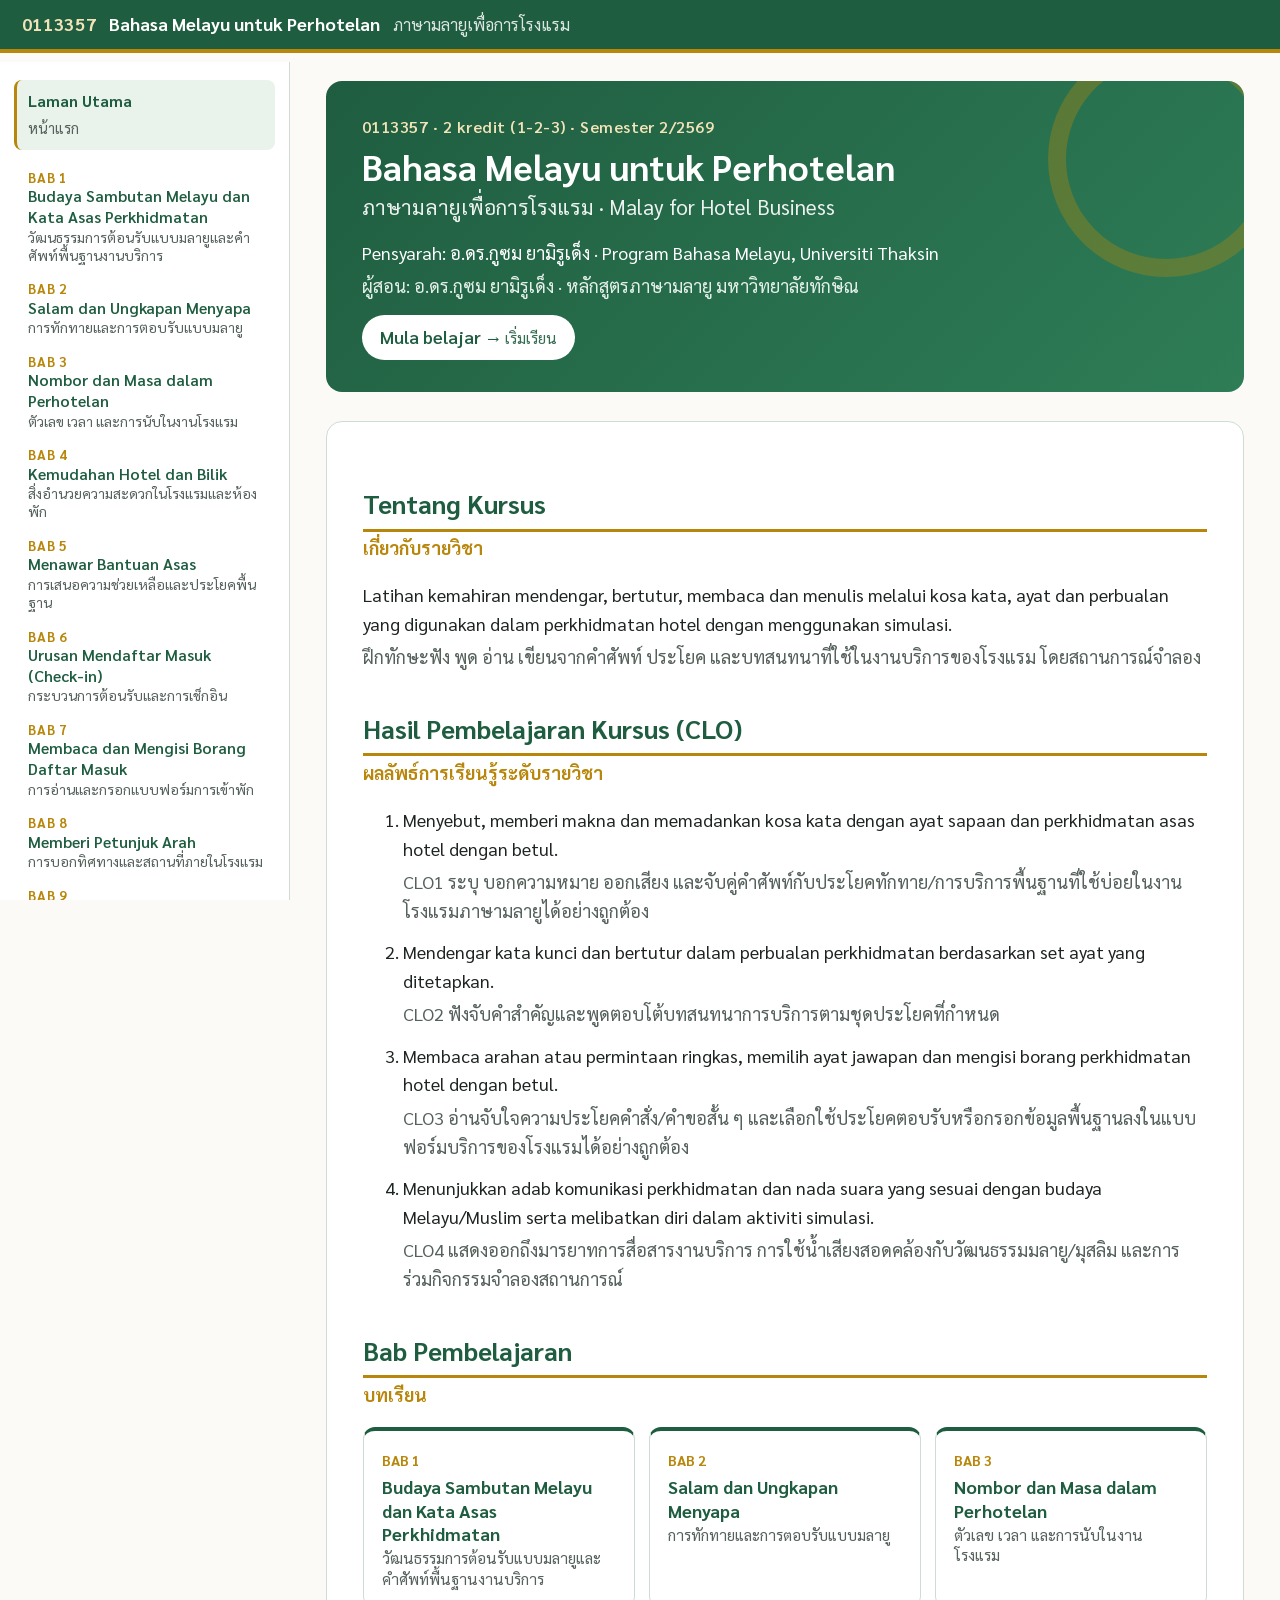
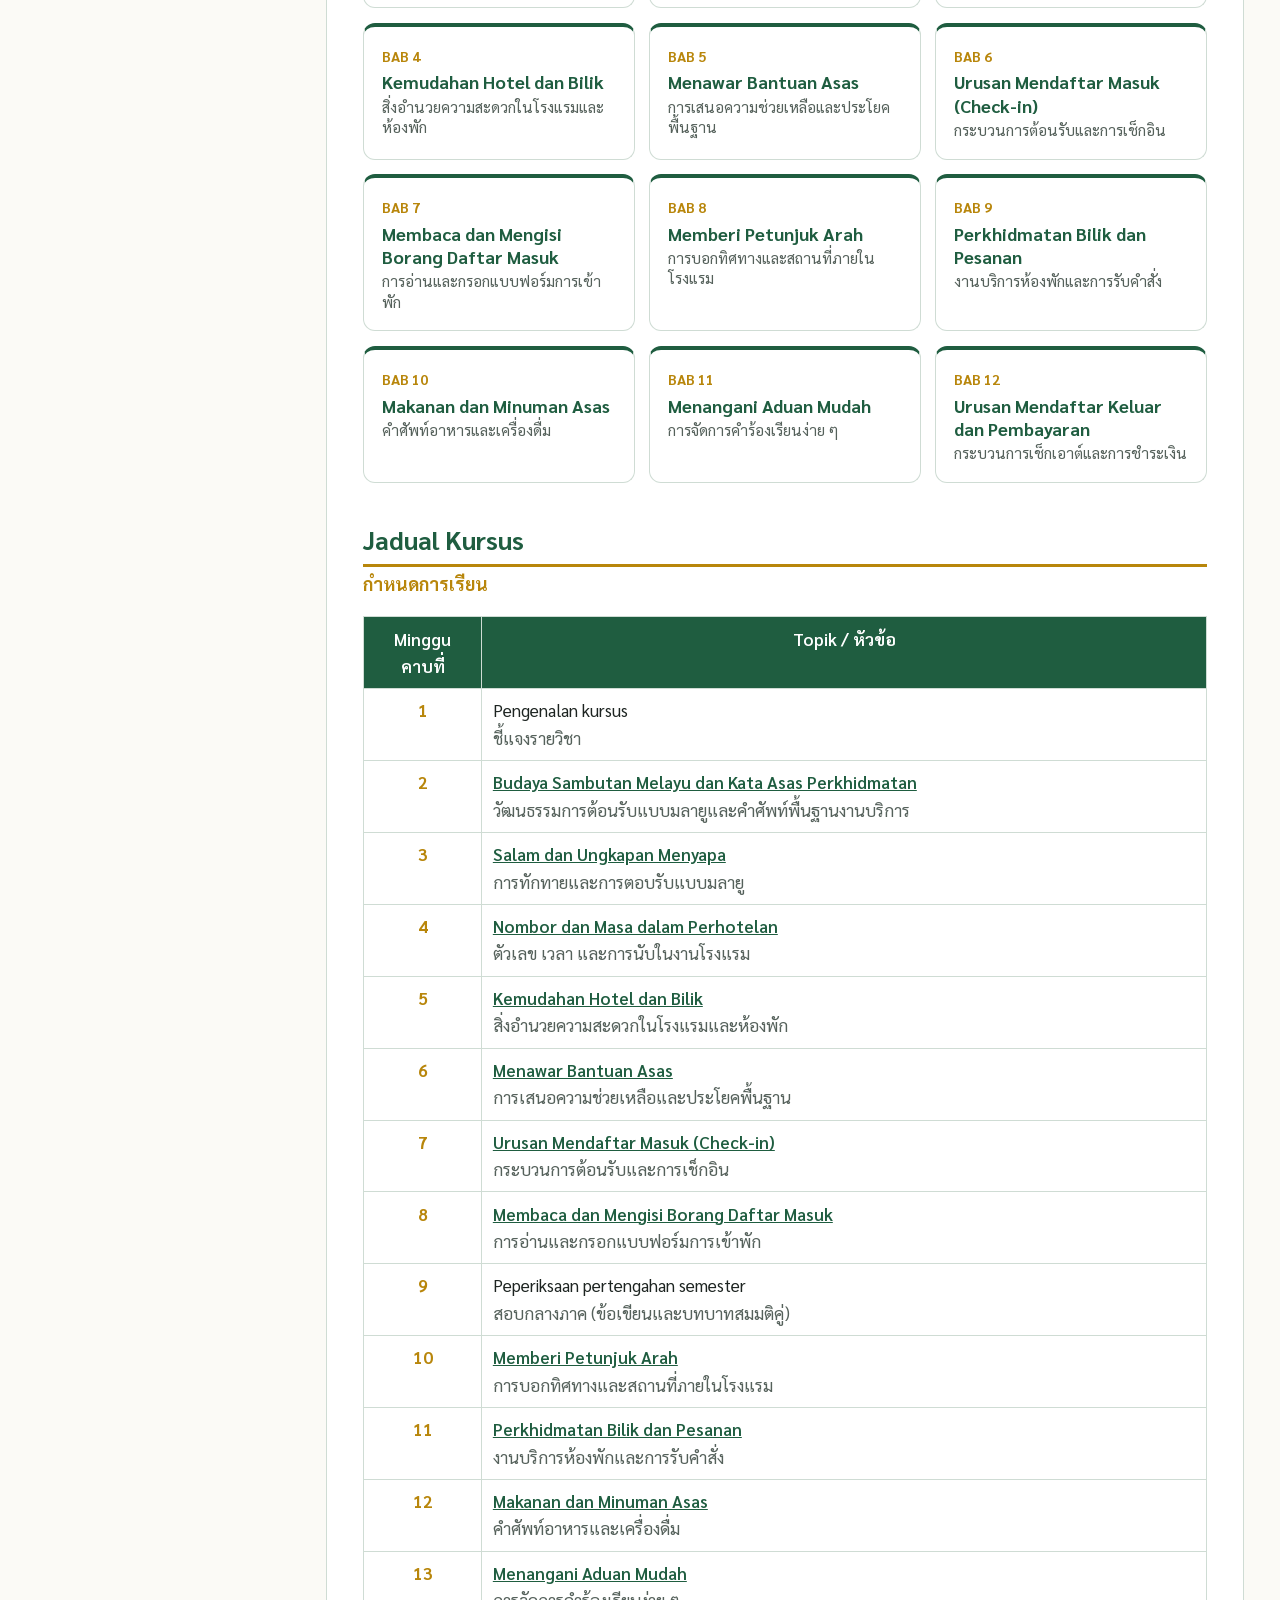
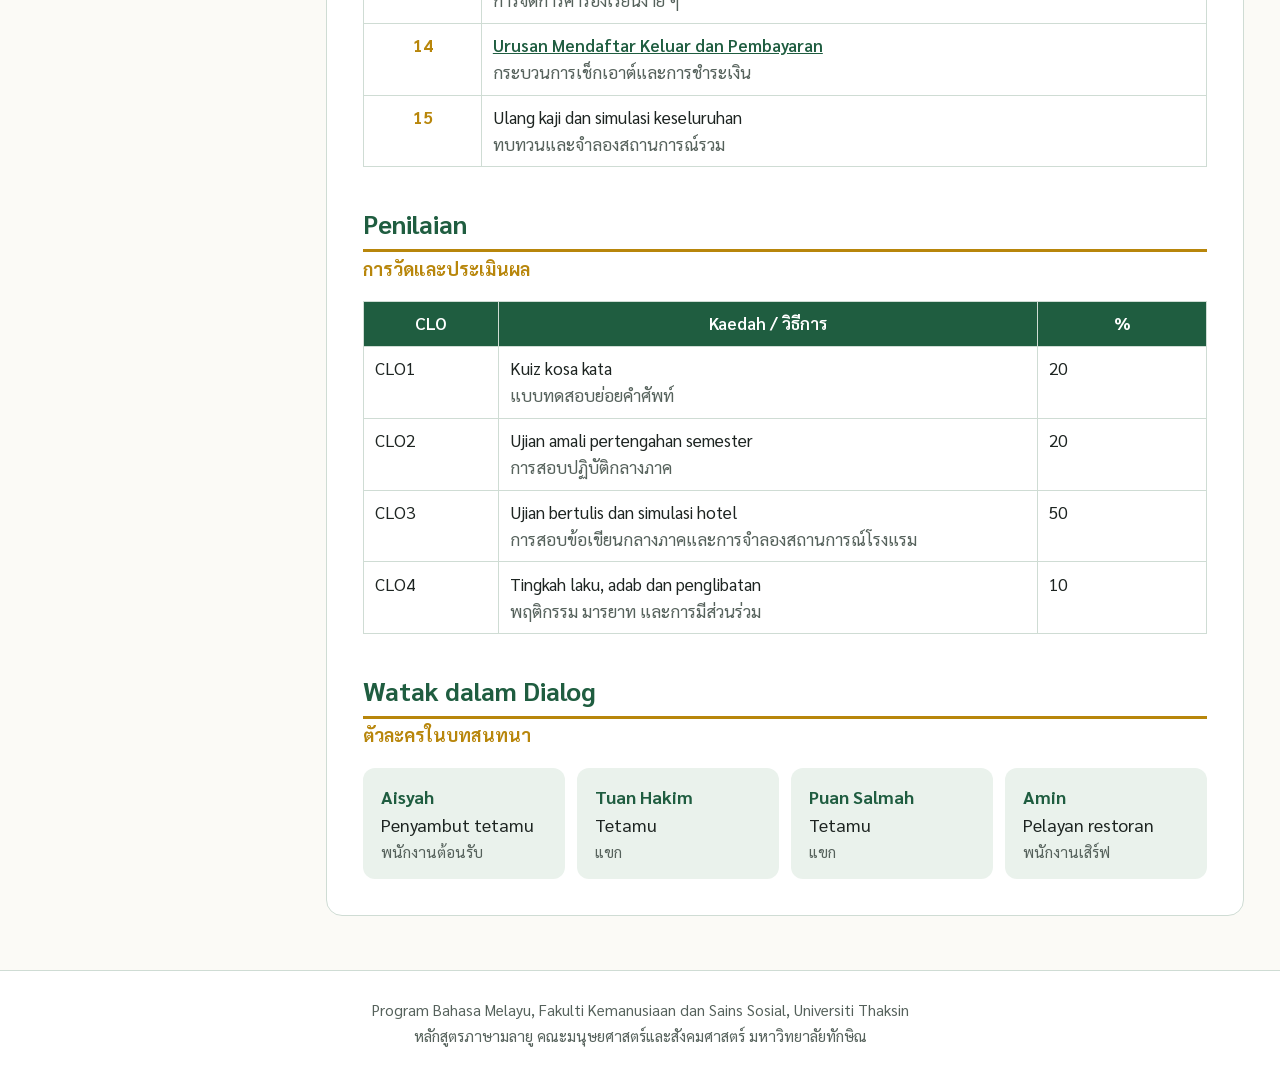
<file: index.html>
<!DOCTYPE html>
<html lang="ms">
<head>
<meta charset="utf-8">
<meta name="viewport" content="width=device-width, initial-scale=1">
<title>0113357 Bahasa Melayu untuk Perhotelan</title>
<link rel="preconnect" href="https://fonts.googleapis.com">
<link rel="preconnect" href="https://fonts.gstatic.com" crossorigin>
<link href="https://fonts.googleapis.com/css2?family=Sarabun:wght@400;600;700&display=swap" rel="stylesheet">
<link rel="stylesheet" href="assets/style.css">
</head>
<body>
<header class="top">
  <button class="menu-btn" aria-label="Menu" onclick="document.body.classList.toggle('nav-open')">☰</button>
  <a class="brand" href="index.html"><span class="code">0113357</span><span class="t-ms">Bahasa Melayu untuk Perhotelan</span><span class="t-th">ภาษามลายูเพื่อการโรงแรม</span></a>
</header>
<div class="layout">
<nav class="side">
  <a class="home active" href="index.html"><span class="ms">Laman Utama</span><span class="th">หน้าแรก</span></a>
  <ol><li><a href="bab-01.html"><span class="num">Bab 1</span><span class="ms">Budaya Sambutan Melayu dan Kata Asas Perkhidmatan</span><span class="th">วัฒนธรรมการต้อนรับแบบมลายูและคำศัพท์พื้นฐานงานบริการ</span></a></li><li><a href="bab-02.html"><span class="num">Bab 2</span><span class="ms">Salam dan Ungkapan Menyapa</span><span class="th">การทักทายและการตอบรับแบบมลายู</span></a></li><li><a href="bab-03.html"><span class="num">Bab 3</span><span class="ms">Nombor dan Masa dalam Perhotelan</span><span class="th">ตัวเลข เวลา และการนับในงานโรงแรม</span></a></li><li><a href="bab-04.html"><span class="num">Bab 4</span><span class="ms">Kemudahan Hotel dan Bilik</span><span class="th">สิ่งอำนวยความสะดวกในโรงแรมและห้องพัก</span></a></li><li><a href="bab-05.html"><span class="num">Bab 5</span><span class="ms">Menawar Bantuan Asas</span><span class="th">การเสนอความช่วยเหลือและประโยคพื้นฐาน</span></a></li><li><a href="bab-06.html"><span class="num">Bab 6</span><span class="ms">Urusan Mendaftar Masuk (Check-in)</span><span class="th">กระบวนการต้อนรับและการเช็กอิน</span></a></li><li><a href="bab-07.html"><span class="num">Bab 7</span><span class="ms">Membaca dan Mengisi Borang Daftar Masuk</span><span class="th">การอ่านและกรอกแบบฟอร์มการเข้าพัก</span></a></li><li><a href="bab-08.html"><span class="num">Bab 8</span><span class="ms">Memberi Petunjuk Arah</span><span class="th">การบอกทิศทางและสถานที่ภายในโรงแรม</span></a></li><li><a href="bab-09.html"><span class="num">Bab 9</span><span class="ms">Perkhidmatan Bilik dan Pesanan</span><span class="th">งานบริการห้องพักและการรับคำสั่ง</span></a></li><li><a href="bab-10.html"><span class="num">Bab 10</span><span class="ms">Makanan dan Minuman Asas</span><span class="th">คำศัพท์อาหารและเครื่องดื่ม</span></a></li><li><a href="bab-11.html"><span class="num">Bab 11</span><span class="ms">Menangani Aduan Mudah</span><span class="th">การจัดการคำร้องเรียนง่าย ๆ</span></a></li><li><a href="bab-12.html"><span class="num">Bab 12</span><span class="ms">Urusan Mendaftar Keluar dan Pembayaran</span><span class="th">กระบวนการเช็กเอาต์และการชำระเงิน</span></a></li></ol>
</nav>
<main>

<section class="hero">
  <div class="kicker">0113357 · 2 kredit (1-2-3) · Semester 2/2569</div>
  <h1>Bahasa Melayu untuk Perhotelan</h1>
  <p class="sub">ภาษามลายูเพื่อการโรงแรม · Malay for Hotel Business</p>
  <p>Pensyarah: อ.ดร.กูซม ยามิรูเด็ง · Program Bahasa Melayu, Universiti Thaksin</p>
  <p class="tr">ผู้สอน: อ.ดร.กูซม ยามิรูเด็ง · หลักสูตรภาษามลายู มหาวิทยาลัยทักษิณ</p>
  <a class="btn light" href="bab-01.html">Mula belajar → <span class="th">เริ่มเรียน</span></a>
</section>
<article class="chap">
<h2 class="sec">Tentang Kursus</h2><p class="c-gold"><strong>เกี่ยวกับรายวิชา</strong></p>
<p>Latihan kemahiran mendengar, bertutur, membaca dan menulis melalui kosa kata, ayat dan perbualan yang digunakan dalam perkhidmatan hotel dengan menggunakan simulasi.</p>
<p class="tr">ฝึกทักษะฟัง พูด อ่าน เขียนจากคำศัพท์ ประโยค และบทสนทนาที่ใช้ในงานบริการของโรงแรม โดยสถานการณ์จำลอง</p>

<h2 class="sec">Hasil Pembelajaran Kursus (CLO)</h2><p class="c-gold"><strong>ผลลัพธ์การเรียนรู้ระดับรายวิชา</strong></p>
<ol class="clo">
<li><p>Menyebut, memberi makna dan memadankan kosa kata dengan ayat sapaan dan perkhidmatan asas hotel dengan betul.</p><p class="tr">CLO1 ระบุ บอกความหมาย ออกเสียง และจับคู่คำศัพท์กับประโยคทักทาย/การบริการพื้นฐานที่ใช้บ่อยในงานโรงแรมภาษามลายูได้อย่างถูกต้อง</p></li>
<li><p>Mendengar kata kunci dan bertutur dalam perbualan perkhidmatan berdasarkan set ayat yang ditetapkan.</p><p class="tr">CLO2 ฟังจับคำสำคัญและพูดตอบโต้บทสนทนาการบริการตามชุดประโยคที่กำหนด</p></li>
<li><p>Membaca arahan atau permintaan ringkas, memilih ayat jawapan dan mengisi borang perkhidmatan hotel dengan betul.</p><p class="tr">CLO3 อ่านจับใจความประโยคคำสั่ง/คำขอสั้น ๆ และเลือกใช้ประโยคตอบรับหรือกรอกข้อมูลพื้นฐานลงในแบบฟอร์มบริการของโรงแรมได้อย่างถูกต้อง</p></li>
<li><p>Menunjukkan adab komunikasi perkhidmatan dan nada suara yang sesuai dengan budaya Melayu/Muslim serta melibatkan diri dalam aktiviti simulasi.</p><p class="tr">CLO4 แสดงออกถึงมารยาทการสื่อสารงานบริการ การใช้น้ำเสียงสอดคล้องกับวัฒนธรรมมลายู/มุสลิม และการร่วมกิจกรรมจำลองสถานการณ์</p></li>
</ol>

<h2 class="sec">Bab Pembelajaran</h2><p class="c-gold"><strong>บทเรียน</strong></p>
<div class="cards"><a class="card" href="bab-01.html"><span class="num">Bab 1</span><span class="ms">Budaya Sambutan Melayu dan Kata Asas Perkhidmatan</span><span class="th">วัฒนธรรมการต้อนรับแบบมลายูและคำศัพท์พื้นฐานงานบริการ</span></a><a class="card" href="bab-02.html"><span class="num">Bab 2</span><span class="ms">Salam dan Ungkapan Menyapa</span><span class="th">การทักทายและการตอบรับแบบมลายู</span></a><a class="card" href="bab-03.html"><span class="num">Bab 3</span><span class="ms">Nombor dan Masa dalam Perhotelan</span><span class="th">ตัวเลข เวลา และการนับในงานโรงแรม</span></a><a class="card" href="bab-04.html"><span class="num">Bab 4</span><span class="ms">Kemudahan Hotel dan Bilik</span><span class="th">สิ่งอำนวยความสะดวกในโรงแรมและห้องพัก</span></a><a class="card" href="bab-05.html"><span class="num">Bab 5</span><span class="ms">Menawar Bantuan Asas</span><span class="th">การเสนอความช่วยเหลือและประโยคพื้นฐาน</span></a><a class="card" href="bab-06.html"><span class="num">Bab 6</span><span class="ms">Urusan Mendaftar Masuk (Check-in)</span><span class="th">กระบวนการต้อนรับและการเช็กอิน</span></a><a class="card" href="bab-07.html"><span class="num">Bab 7</span><span class="ms">Membaca dan Mengisi Borang Daftar Masuk</span><span class="th">การอ่านและกรอกแบบฟอร์มการเข้าพัก</span></a><a class="card" href="bab-08.html"><span class="num">Bab 8</span><span class="ms">Memberi Petunjuk Arah</span><span class="th">การบอกทิศทางและสถานที่ภายในโรงแรม</span></a><a class="card" href="bab-09.html"><span class="num">Bab 9</span><span class="ms">Perkhidmatan Bilik dan Pesanan</span><span class="th">งานบริการห้องพักและการรับคำสั่ง</span></a><a class="card" href="bab-10.html"><span class="num">Bab 10</span><span class="ms">Makanan dan Minuman Asas</span><span class="th">คำศัพท์อาหารและเครื่องดื่ม</span></a><a class="card" href="bab-11.html"><span class="num">Bab 11</span><span class="ms">Menangani Aduan Mudah</span><span class="th">การจัดการคำร้องเรียนง่าย ๆ</span></a><a class="card" href="bab-12.html"><span class="num">Bab 12</span><span class="ms">Urusan Mendaftar Keluar dan Pembayaran</span><span class="th">กระบวนการเช็กเอาต์และการชำระเงิน</span></a></div>

<h2 class="sec">Jadual Kursus</h2><p class="c-gold"><strong>กำหนดการเรียน</strong></p>
<div class="tbl"><table class="sched"><colgroup><col style="width:14%"><col style="width:86%"></colgroup><tr><th>Minggu<br>คาบที่</th><th>Topik / หัวข้อ</th></tr><tr><td class="w">1</td><td>Pengenalan kursus<div class="th c-muted">ชี้แจงรายวิชา</div></td></tr><tr><td class="w">2</td><td><a href="bab-01.html">Budaya Sambutan Melayu dan Kata Asas Perkhidmatan</a><div class="th c-muted">วัฒนธรรมการต้อนรับแบบมลายูและคำศัพท์พื้นฐานงานบริการ</div></td></tr><tr><td class="w">3</td><td><a href="bab-02.html">Salam dan Ungkapan Menyapa</a><div class="th c-muted">การทักทายและการตอบรับแบบมลายู</div></td></tr><tr><td class="w">4</td><td><a href="bab-03.html">Nombor dan Masa dalam Perhotelan</a><div class="th c-muted">ตัวเลข เวลา และการนับในงานโรงแรม</div></td></tr><tr><td class="w">5</td><td><a href="bab-04.html">Kemudahan Hotel dan Bilik</a><div class="th c-muted">สิ่งอำนวยความสะดวกในโรงแรมและห้องพัก</div></td></tr><tr><td class="w">6</td><td><a href="bab-05.html">Menawar Bantuan Asas</a><div class="th c-muted">การเสนอความช่วยเหลือและประโยคพื้นฐาน</div></td></tr><tr><td class="w">7</td><td><a href="bab-06.html">Urusan Mendaftar Masuk (Check-in)</a><div class="th c-muted">กระบวนการต้อนรับและการเช็กอิน</div></td></tr><tr><td class="w">8</td><td><a href="bab-07.html">Membaca dan Mengisi Borang Daftar Masuk</a><div class="th c-muted">การอ่านและกรอกแบบฟอร์มการเข้าพัก</div></td></tr><tr><td class="w">9</td><td>Peperiksaan pertengahan semester<div class="th c-muted">สอบกลางภาค (ข้อเขียนและบทบาทสมมติคู่)</div></td></tr><tr><td class="w">10</td><td><a href="bab-08.html">Memberi Petunjuk Arah</a><div class="th c-muted">การบอกทิศทางและสถานที่ภายในโรงแรม</div></td></tr><tr><td class="w">11</td><td><a href="bab-09.html">Perkhidmatan Bilik dan Pesanan</a><div class="th c-muted">งานบริการห้องพักและการรับคำสั่ง</div></td></tr><tr><td class="w">12</td><td><a href="bab-10.html">Makanan dan Minuman Asas</a><div class="th c-muted">คำศัพท์อาหารและเครื่องดื่ม</div></td></tr><tr><td class="w">13</td><td><a href="bab-11.html">Menangani Aduan Mudah</a><div class="th c-muted">การจัดการคำร้องเรียนง่าย ๆ</div></td></tr><tr><td class="w">14</td><td><a href="bab-12.html">Urusan Mendaftar Keluar dan Pembayaran</a><div class="th c-muted">กระบวนการเช็กเอาต์และการชำระเงิน</div></td></tr><tr><td class="w">15</td><td>Ulang kaji dan simulasi keseluruhan<div class="th c-muted">ทบทวนและจำลองสถานการณ์รวม</div></td></tr></table></div>

<h2 class="sec">Penilaian</h2><p class="c-gold"><strong>การวัดและประเมินผล</strong></p>
<div class="tbl"><table><colgroup><col style="width:16%"><col style="width:64%"><col style="width:20%"></colgroup>
<tr><th>CLO</th><th>Kaedah / วิธีการ</th><th>%</th></tr>
<tr><td>CLO1</td><td>Kuiz kosa kata<div class="th c-muted">แบบทดสอบย่อยคำศัพท์</div></td><td>20</td></tr>
<tr><td>CLO2</td><td>Ujian amali pertengahan semester<div class="th c-muted">การสอบปฏิบัติกลางภาค</div></td><td>20</td></tr>
<tr><td>CLO3</td><td>Ujian bertulis dan simulasi hotel<div class="th c-muted">การสอบข้อเขียนกลางภาคและการจำลองสถานการณ์โรงแรม</div></td><td>50</td></tr>
<tr><td>CLO4</td><td>Tingkah laku, adab dan penglibatan<div class="th c-muted">พฤติกรรม มารยาท และการมีส่วนร่วม</div></td><td>10</td></tr>
</table></div>

<h2 class="sec">Watak dalam Dialog</h2><p class="c-gold"><strong>ตัวละครในบทสนทนา</strong></p>
<div class="cast">
<div><strong>Aisyah</strong><span>Penyambut tetamu</span><span class="th">พนักงานต้อนรับ</span></div>
<div><strong>Tuan Hakim</strong><span>Tetamu</span><span class="th">แขก</span></div>
<div><strong>Puan Salmah</strong><span>Tetamu</span><span class="th">แขก</span></div>
<div><strong>Amin</strong><span>Pelayan restoran</span><span class="th">พนักงานเสิร์ฟ</span></div>
</div>
</article>
</main>
</div>
<footer class="foot">
  <p>Program Bahasa Melayu, Fakulti Kemanusiaan dan Sains Sosial, Universiti Thaksin</p>
  <p class="th">หลักสูตรภาษามลายู คณะมนุษยศาสตร์และสังคมศาสตร์ มหาวิทยาลัยทักษิณ</p>
</footer>
<!-- GoatCounter: statistik pelawat · สถิติผู้เข้าชม -->
<script data-goatcounter="https://bm-perhotelan.goatcounter.com/count" async src="//gc.zgo.at/count.js"></script>
<script>document.querySelectorAll('.side a').forEach(a=>a.addEventListener('click',()=>document.body.classList.remove('nav-open')));</script>
</body>
</html>
</file>
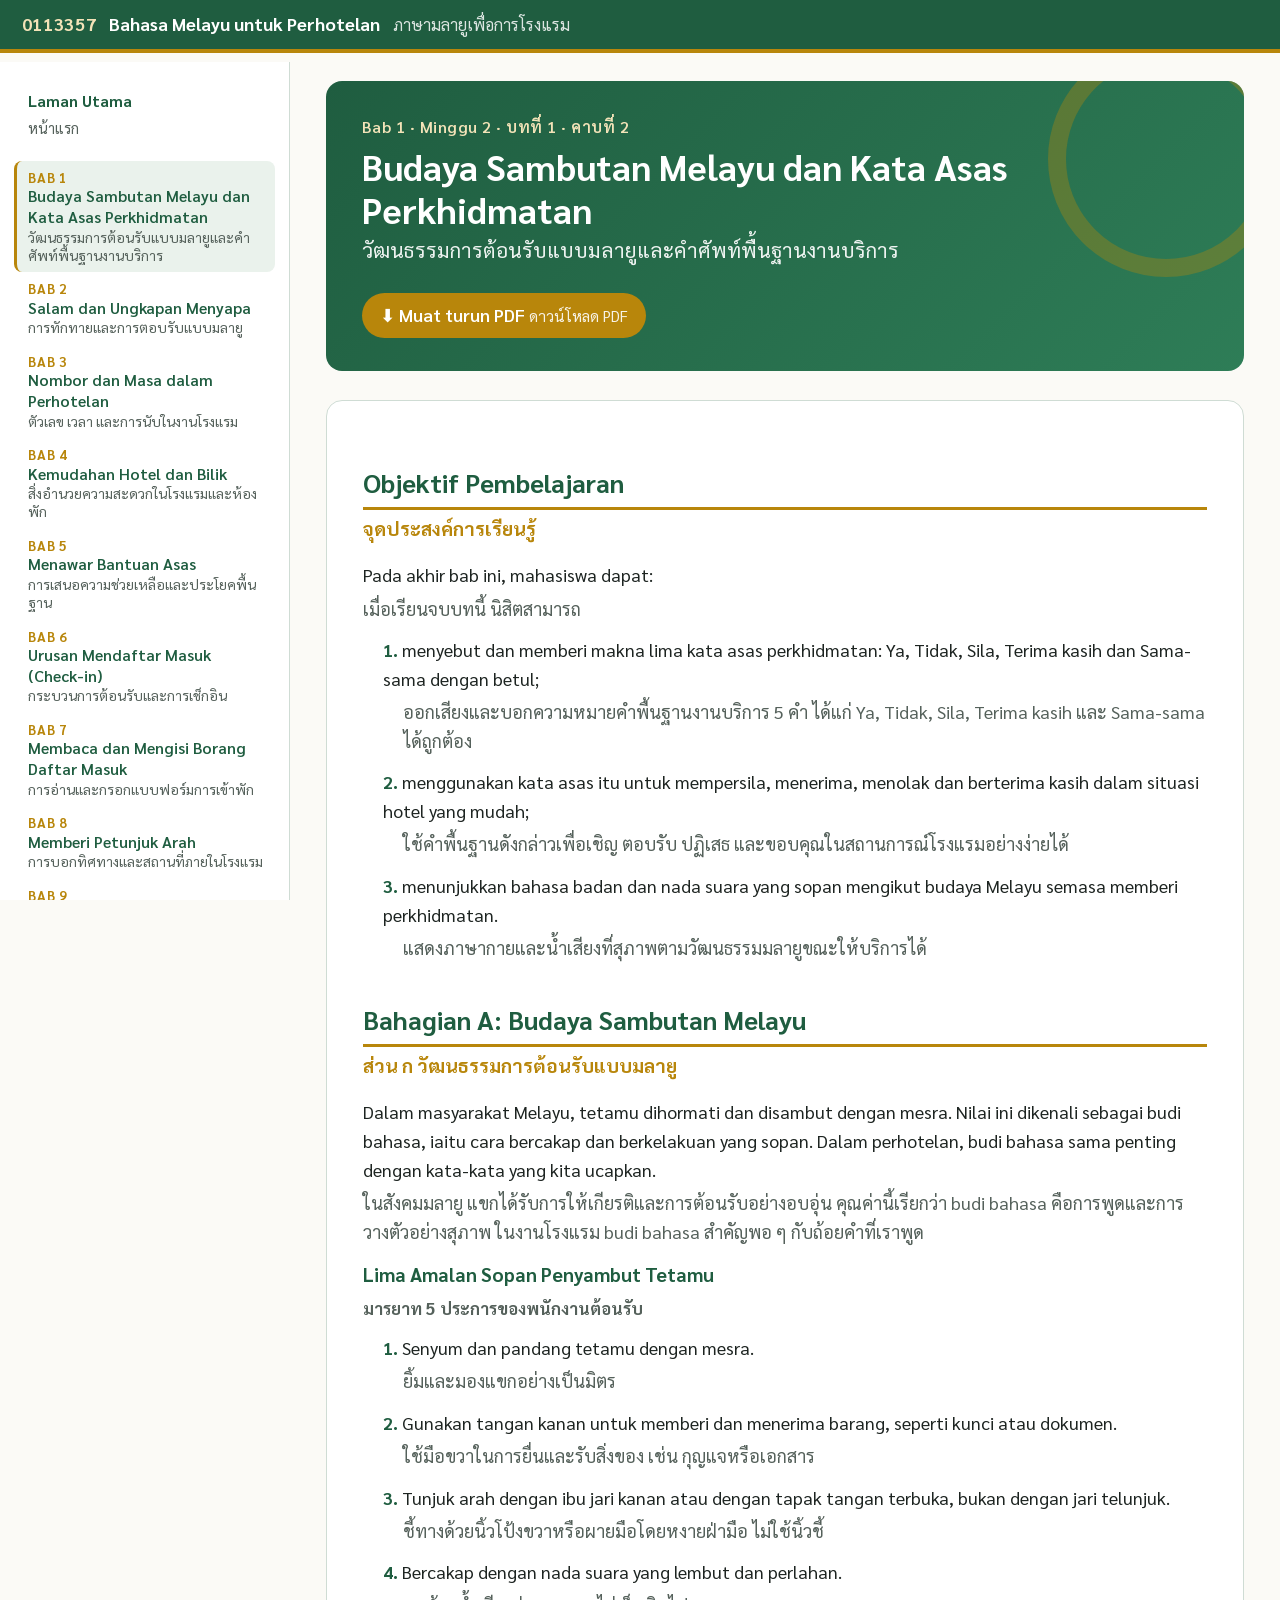
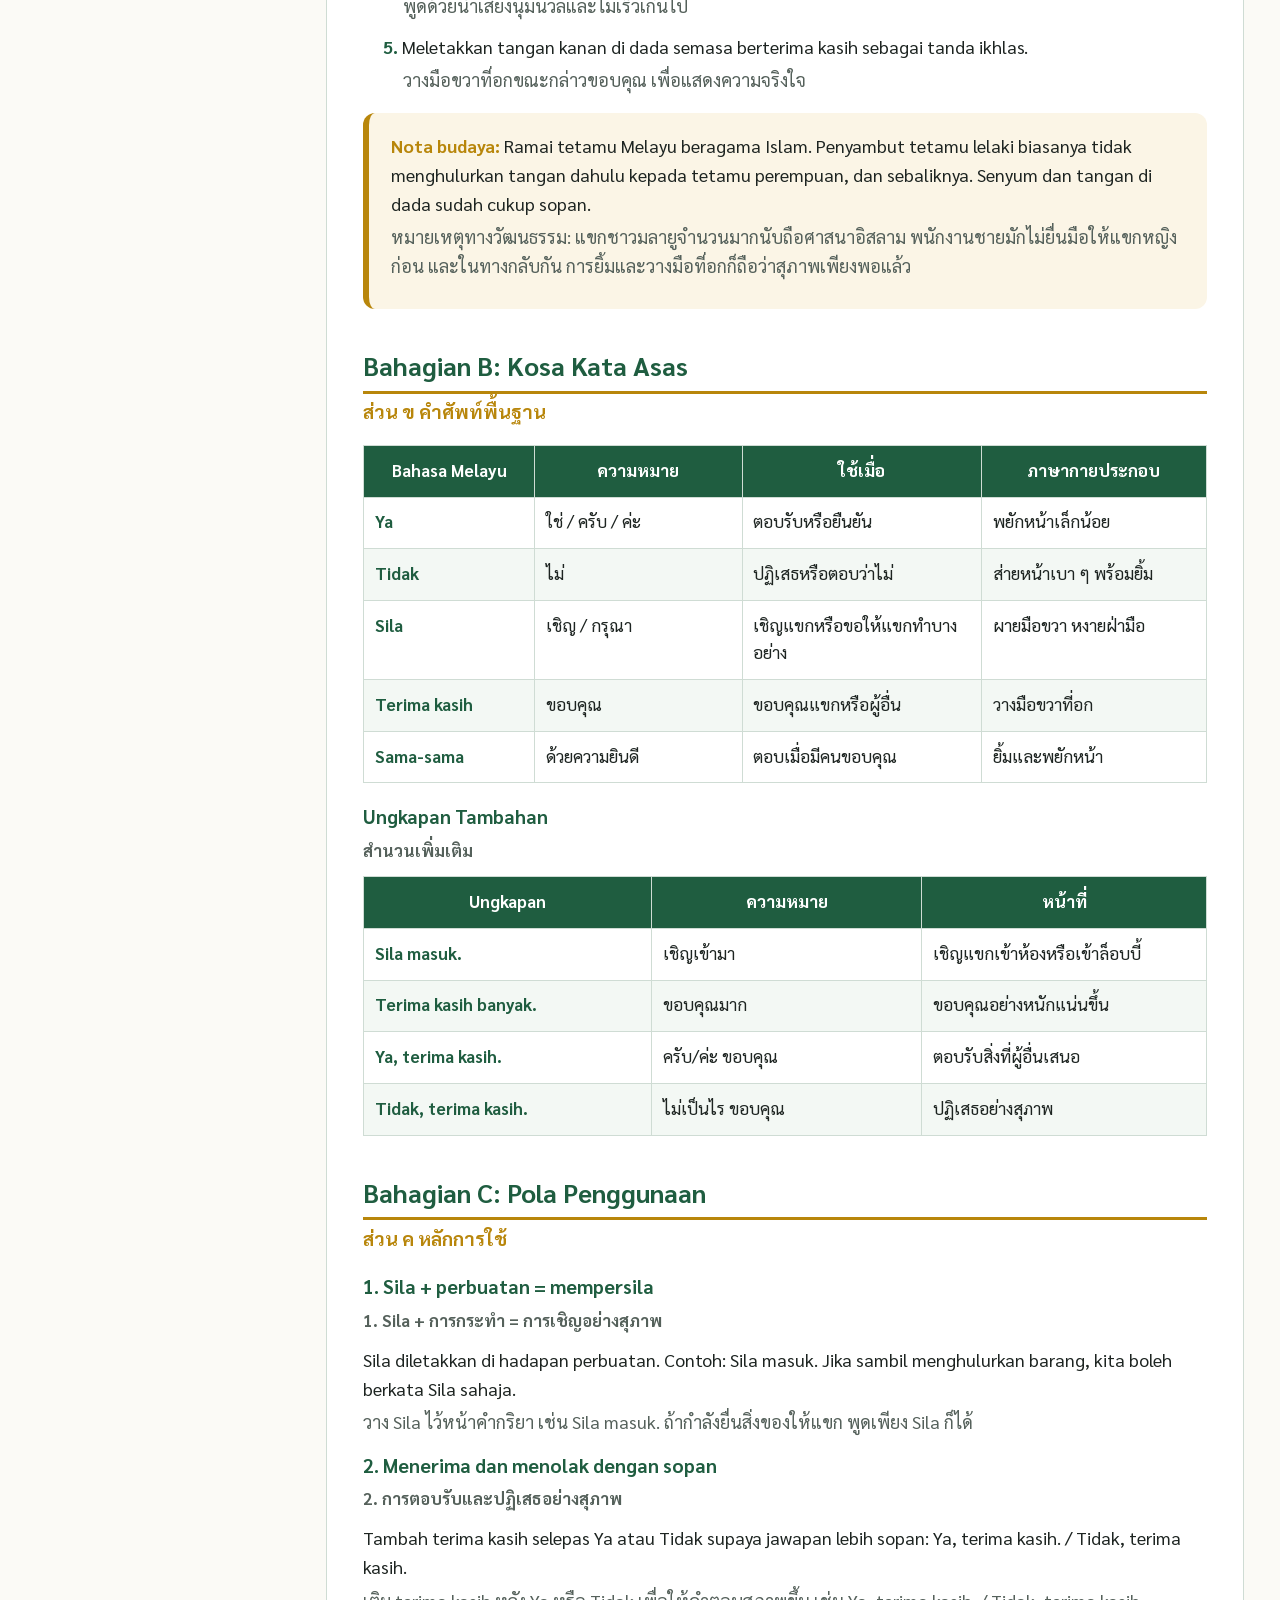
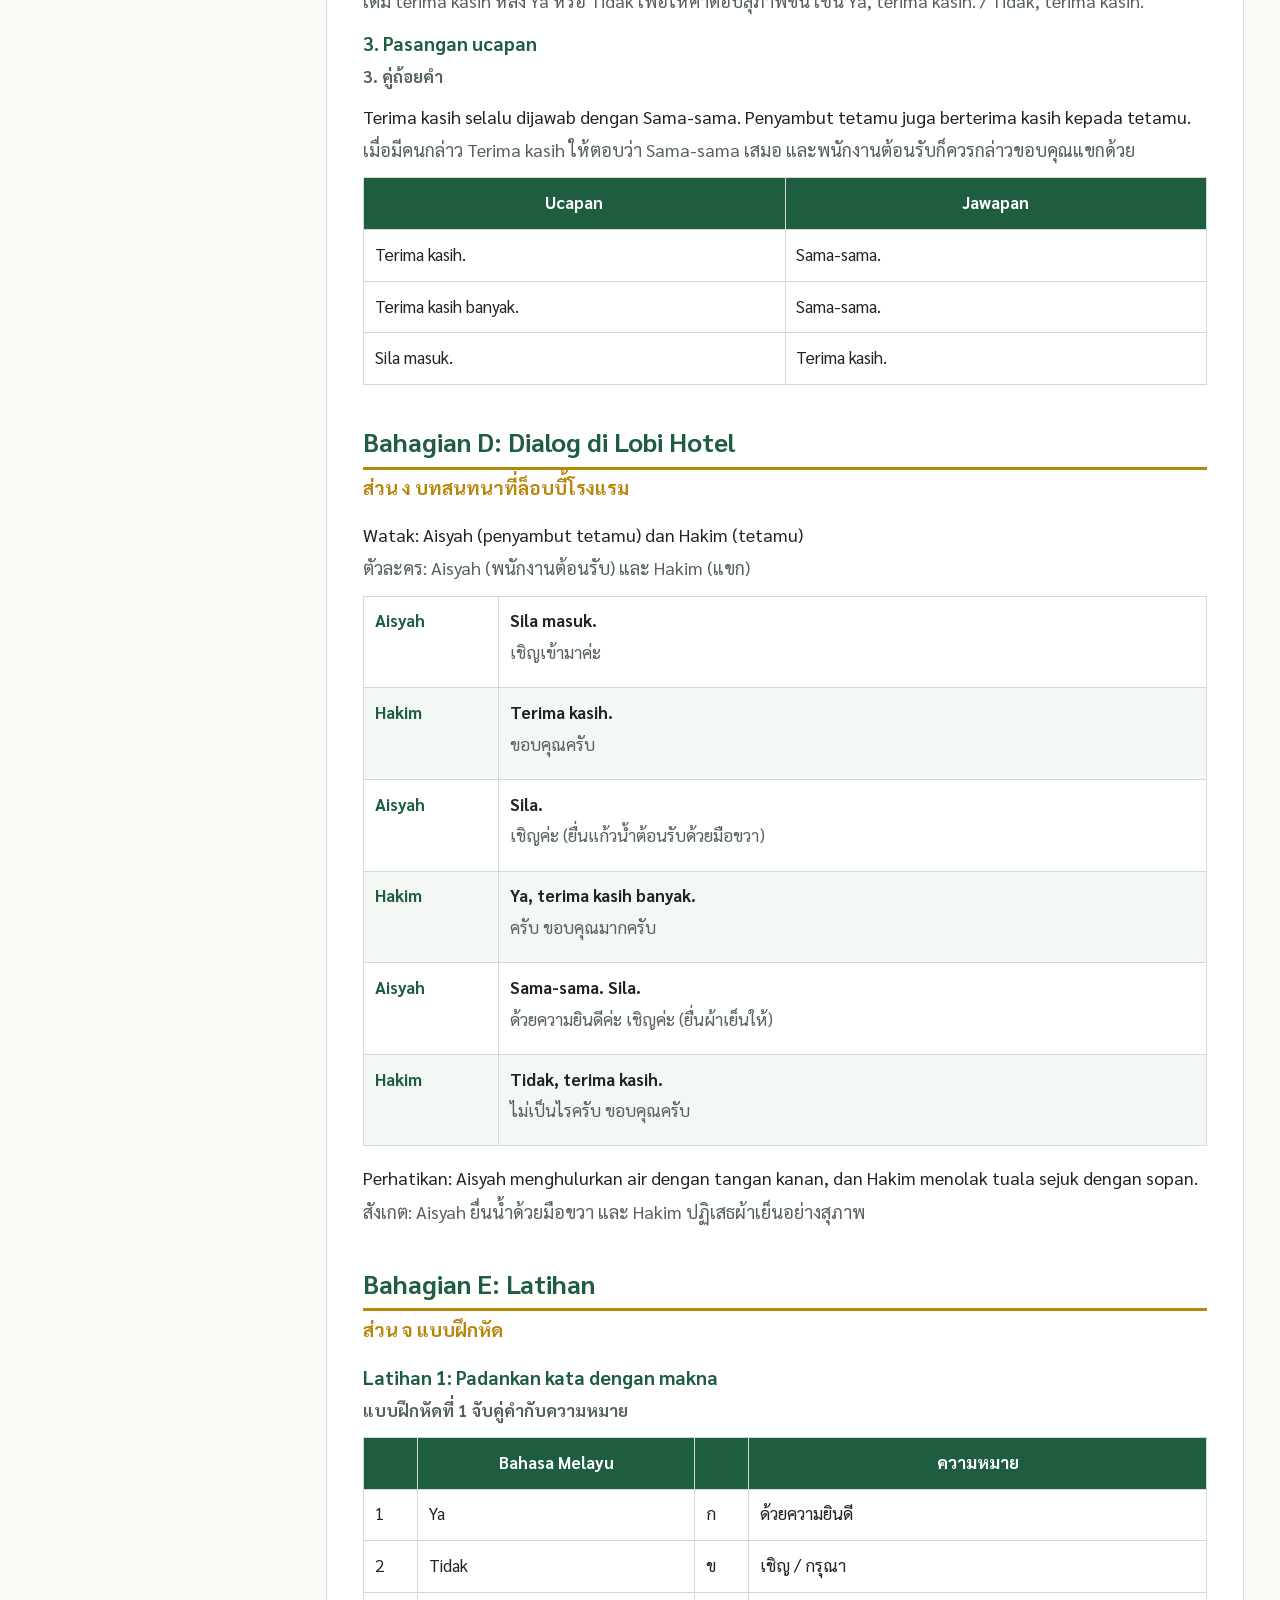
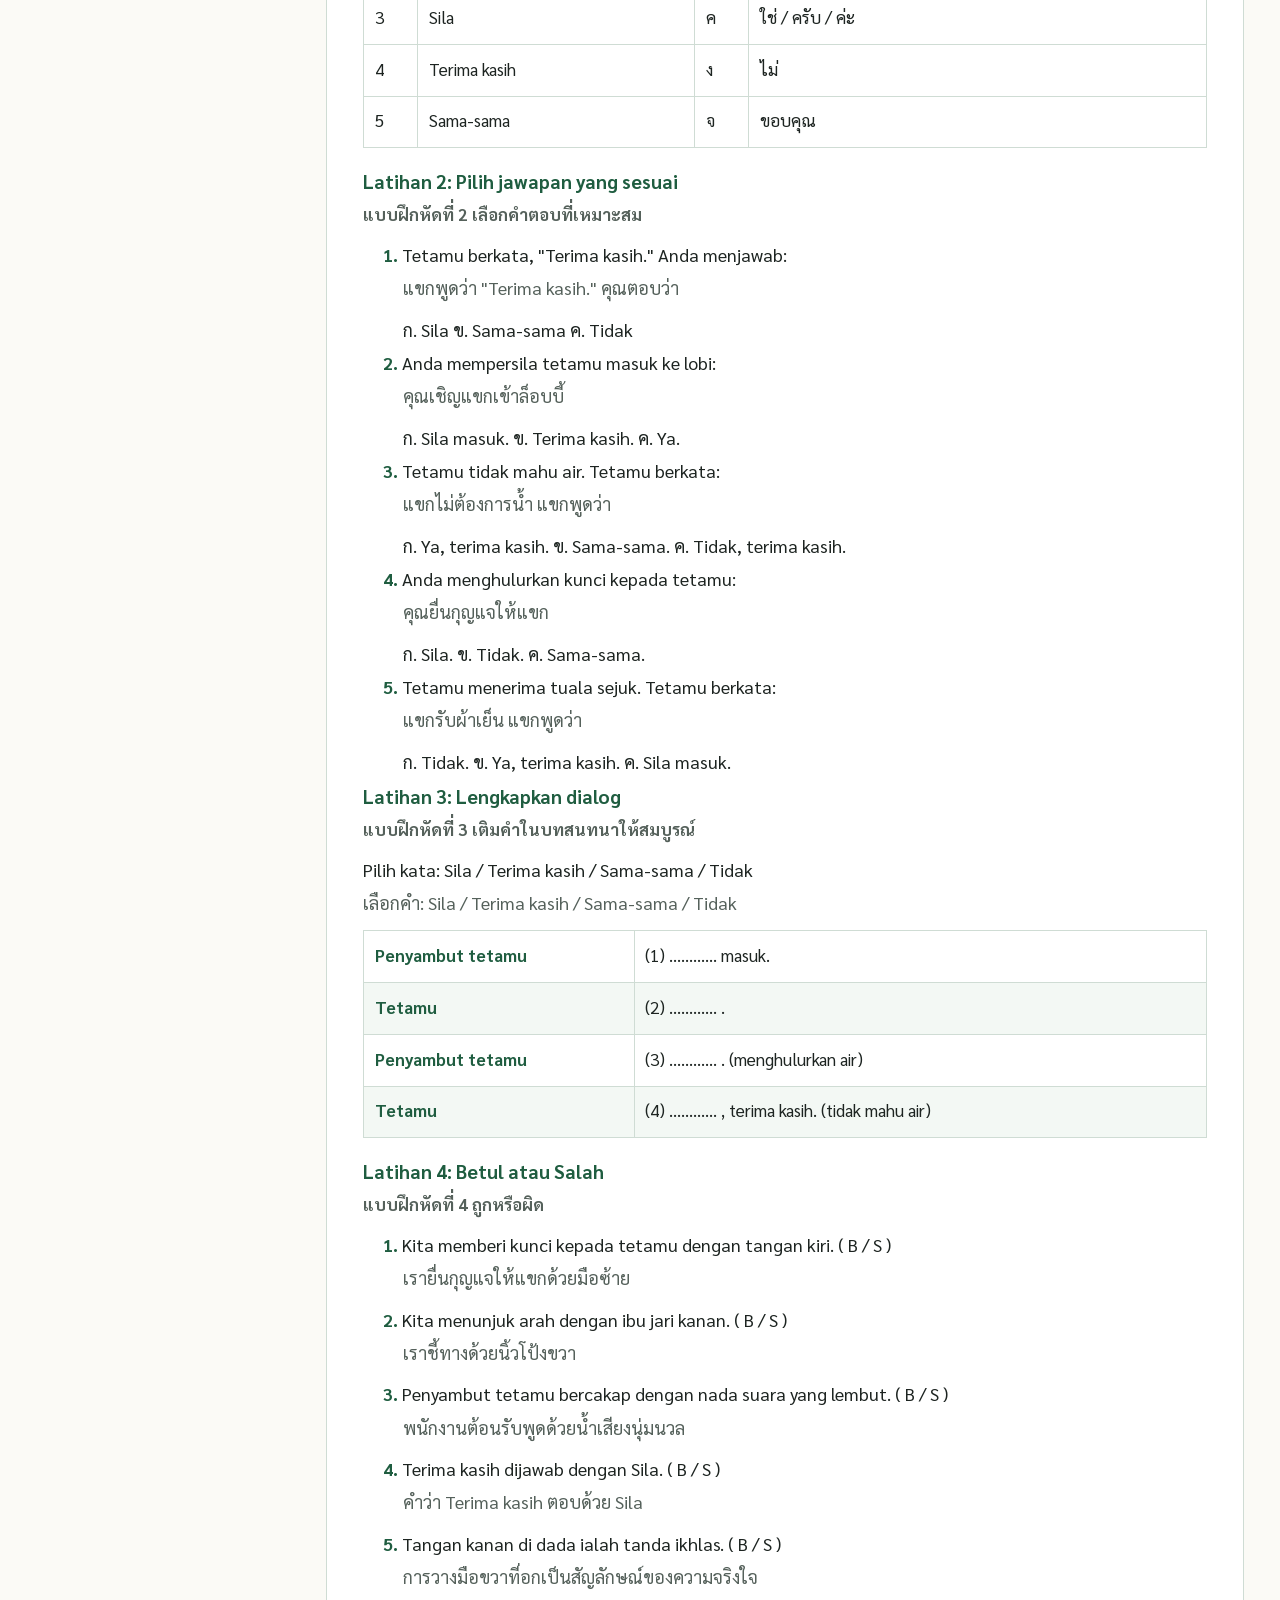
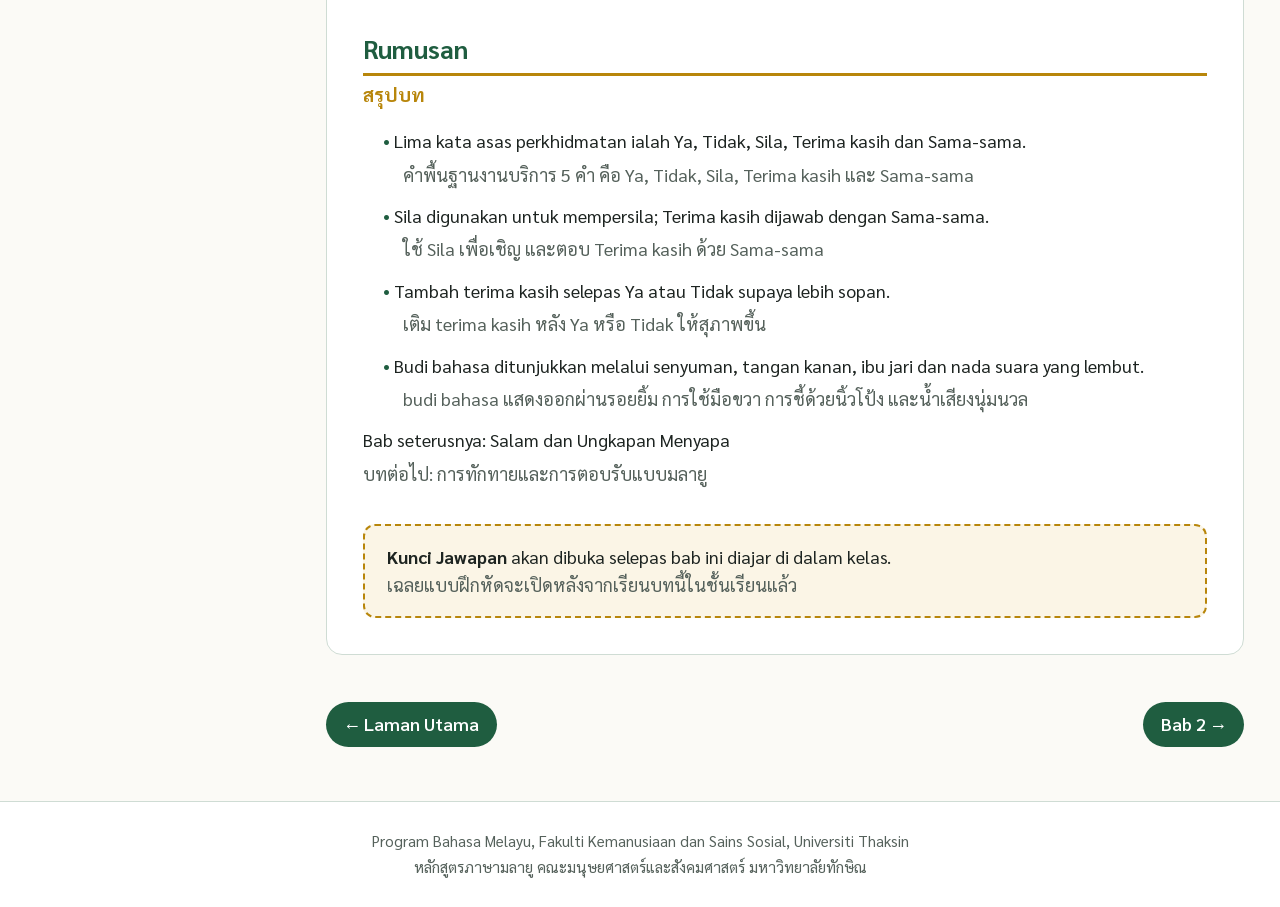
<file: bab-01.html>
<!DOCTYPE html>
<html lang="ms">
<head>
<meta charset="utf-8">
<meta name="viewport" content="width=device-width, initial-scale=1">
<title>Bab 1: Budaya Sambutan Melayu dan Kata Asas Perkhidmatan | 0113357</title>
<link rel="preconnect" href="https://fonts.googleapis.com">
<link rel="preconnect" href="https://fonts.gstatic.com" crossorigin>
<link href="https://fonts.googleapis.com/css2?family=Sarabun:wght@400;600;700&display=swap" rel="stylesheet">
<link rel="stylesheet" href="assets/style.css">
</head>
<body>
<header class="top">
  <button class="menu-btn" aria-label="Menu" onclick="document.body.classList.toggle('nav-open')">☰</button>
  <a class="brand" href="index.html"><span class="code">0113357</span><span class="t-ms">Bahasa Melayu untuk Perhotelan</span><span class="t-th">ภาษามลายูเพื่อการโรงแรม</span></a>
</header>
<div class="layout">
<nav class="side">
  <a class="home" href="index.html"><span class="ms">Laman Utama</span><span class="th">หน้าแรก</span></a>
  <ol><li class="active"><a href="bab-01.html"><span class="num">Bab 1</span><span class="ms">Budaya Sambutan Melayu dan Kata Asas Perkhidmatan</span><span class="th">วัฒนธรรมการต้อนรับแบบมลายูและคำศัพท์พื้นฐานงานบริการ</span></a></li><li><a href="bab-02.html"><span class="num">Bab 2</span><span class="ms">Salam dan Ungkapan Menyapa</span><span class="th">การทักทายและการตอบรับแบบมลายู</span></a></li><li><a href="bab-03.html"><span class="num">Bab 3</span><span class="ms">Nombor dan Masa dalam Perhotelan</span><span class="th">ตัวเลข เวลา และการนับในงานโรงแรม</span></a></li><li><a href="bab-04.html"><span class="num">Bab 4</span><span class="ms">Kemudahan Hotel dan Bilik</span><span class="th">สิ่งอำนวยความสะดวกในโรงแรมและห้องพัก</span></a></li><li><a href="bab-05.html"><span class="num">Bab 5</span><span class="ms">Menawar Bantuan Asas</span><span class="th">การเสนอความช่วยเหลือและประโยคพื้นฐาน</span></a></li><li><a href="bab-06.html"><span class="num">Bab 6</span><span class="ms">Urusan Mendaftar Masuk (Check-in)</span><span class="th">กระบวนการต้อนรับและการเช็กอิน</span></a></li><li><a href="bab-07.html"><span class="num">Bab 7</span><span class="ms">Membaca dan Mengisi Borang Daftar Masuk</span><span class="th">การอ่านและกรอกแบบฟอร์มการเข้าพัก</span></a></li><li><a href="bab-08.html"><span class="num">Bab 8</span><span class="ms">Memberi Petunjuk Arah</span><span class="th">การบอกทิศทางและสถานที่ภายในโรงแรม</span></a></li><li><a href="bab-09.html"><span class="num">Bab 9</span><span class="ms">Perkhidmatan Bilik dan Pesanan</span><span class="th">งานบริการห้องพักและการรับคำสั่ง</span></a></li><li><a href="bab-10.html"><span class="num">Bab 10</span><span class="ms">Makanan dan Minuman Asas</span><span class="th">คำศัพท์อาหารและเครื่องดื่ม</span></a></li><li><a href="bab-11.html"><span class="num">Bab 11</span><span class="ms">Menangani Aduan Mudah</span><span class="th">การจัดการคำร้องเรียนง่าย ๆ</span></a></li><li><a href="bab-12.html"><span class="num">Bab 12</span><span class="ms">Urusan Mendaftar Keluar dan Pembayaran</span><span class="th">กระบวนการเช็กเอาต์และการชำระเงิน</span></a></li></ol>
</nav>
<main>

<section class="chap-head">
  <div class="kicker">Bab 1 · Minggu 2 <span class="th">· บทที่ 1 · คาบที่ 2</span></div>
  <h1>Budaya Sambutan Melayu dan Kata Asas Perkhidmatan</h1>
  <p class="sub">วัฒนธรรมการต้อนรับแบบมลายูและคำศัพท์พื้นฐานงานบริการ</p>
  <a class="btn pdf" href="pdf/0113357_Bab01.pdf" download>⬇ Muat turun PDF <span class="th">ดาวน์โหลด PDF</span></a>
</section>
<article class="chap">
<h2 class="sec"><span class="c-green"><strong>Objektif Pembelajaran</strong></span></h2>
<p style="font-size:1.063em"><span class="c-gold th"><strong>จุดประสงค์การเรียนรู้</strong></span></p>
<p>Pada akhir bab ini, mahasiswa dapat:</p>
<p class="tr"><span class="c-muted th">เมื่อเรียนจบบทนี้ นิสิตสามารถ</span></p>
<p style="margin-left:1.1em"><span class="c-green"><strong>1. </strong></span>menyebut dan memberi makna lima kata asas perkhidmatan: Ya, Tidak, Sila, Terima kasih dan Sama-sama dengan betul;</p>
<p class="tr" style="margin-left:2.2em"><span class="c-muted th">ออกเสียงและบอกความหมายคำพื้นฐานงานบริการ 5 คำ ได้แก่ </span><span class="c-muted">Ya, Tidak, Sila, Terima kasih </span><span class="c-muted th">และ </span><span class="c-muted">Sama-sama </span><span class="c-muted th">ได้ถูกต้อง</span></p>
<p style="margin-left:1.1em"><span class="c-green"><strong>2. </strong></span>menggunakan kata asas itu untuk mempersila, menerima, menolak dan berterima kasih dalam situasi hotel yang mudah;</p>
<p class="tr" style="margin-left:2.2em"><span class="c-muted th">ใช้คำพื้นฐานดังกล่าวเพื่อเชิญ ตอบรับ ปฏิเสธ และขอบคุณในสถานการณ์โรงแรมอย่างง่ายได้</span></p>
<p style="margin-left:1.1em"><span class="c-green"><strong>3. </strong></span>menunjukkan bahasa badan dan nada suara yang sopan mengikut budaya Melayu semasa memberi perkhidmatan.</p>
<p class="tr" style="margin-left:2.2em"><span class="c-muted th">แสดงภาษากายและน้ำเสียงที่สุภาพตามวัฒนธรรมมลายูขณะให้บริการได้</span></p>
<h2 class="sec"><span class="c-green"><strong>Bahagian A: Budaya Sambutan Melayu</strong></span></h2>
<p style="font-size:1.063em"><span class="c-gold th"><strong>ส่วน ก วัฒนธรรมการต้อนรับแบบมลายู</strong></span></p>
<p>Dalam masyarakat Melayu, tetamu dihormati dan disambut dengan mesra. Nilai ini dikenali sebagai budi bahasa, iaitu cara bercakap dan berkelakuan yang sopan. Dalam perhotelan, budi bahasa sama penting dengan kata-kata yang kita ucapkan.</p>
<p class="tr"><span class="c-muted th">ในสังคมมลายู แขกได้รับการให้เกียรติและการต้อนรับอย่างอบอุ่น คุณค่านี้เรียกว่า </span><span class="c-muted">budi bahasa </span><span class="c-muted th">คือการพูดและการวางตัวอย่างสุภาพ ในงานโรงแรม </span><span class="c-muted">budi bahasa </span><span class="c-muted th">สำคัญพอ ๆ กับถ้อยคำที่เราพูด</span></p>
<p style="font-size:1.063em"><span class="c-green"><strong>Lima Amalan Sopan Penyambut Tetamu</strong></span></p>
<p class="tr" style="font-size:0.938em"><span class="c-muted th"><strong>มารยาท 5 ประการของพนักงานต้อนรับ</strong></span></p>
<p style="margin-left:1.1em"><span class="c-green"><strong>1. </strong></span>Senyum dan pandang tetamu dengan mesra.</p>
<p class="tr" style="margin-left:2.2em"><span class="c-muted th">ยิ้มและมองแขกอย่างเป็นมิตร</span></p>
<p style="margin-left:1.1em"><span class="c-green"><strong>2. </strong></span>Gunakan tangan kanan untuk memberi dan menerima barang, seperti kunci atau dokumen.</p>
<p class="tr" style="margin-left:2.2em"><span class="c-muted th">ใช้มือขวาในการยื่นและรับสิ่งของ เช่น กุญแจหรือเอกสาร</span></p>
<p style="margin-left:1.1em"><span class="c-green"><strong>3. </strong></span>Tunjuk arah dengan ibu jari kanan atau dengan tapak tangan terbuka, bukan dengan jari telunjuk.</p>
<p class="tr" style="margin-left:2.2em"><span class="c-muted th">ชี้ทางด้วยนิ้วโป้งขวาหรือผายมือโดยหงายฝ่ามือ ไม่ใช้นิ้วชี้</span></p>
<p style="margin-left:1.1em"><span class="c-green"><strong>4. </strong></span>Bercakap dengan nada suara yang lembut dan perlahan.</p>
<p class="tr" style="margin-left:2.2em"><span class="c-muted th">พูดด้วยน้ำเสียงนุ่มนวลและไม่เร็วเกินไป</span></p>
<p style="margin-left:1.1em"><span class="c-green"><strong>5. </strong></span>Meletakkan tangan kanan di dada semasa berterima kasih sebagai tanda ikhlas.</p>
<p class="tr" style="margin-left:2.2em"><span class="c-muted th">วางมือขวาที่อกขณะกล่าวขอบคุณ เพื่อแสดงความจริงใจ</span></p>
<div class="box f-cream"><p><span class="c-gold"><strong>Nota budaya: </strong></span>Ramai tetamu Melayu beragama Islam. Penyambut tetamu lelaki biasanya tidak menghulurkan tangan dahulu kepada tetamu perempuan, dan sebaliknya. Senyum dan tangan di dada sudah cukup sopan.</p><p class="tr"><span class="c-muted th">หมายเหตุทางวัฒนธรรม: แขกชาวมลายูจำนวนมากนับถือศาสนาอิสลาม พนักงานชายมักไม่ยื่นมือให้แขกหญิงก่อน และในทางกลับกัน การยิ้มและวางมือที่อกก็ถือว่าสุภาพเพียงพอแล้ว</span></p></div>
<h2 class="sec"><span class="c-green"><strong>Bahagian B: Kosa Kata Asas</strong></span></h2>
<p style="font-size:1.063em"><span class="c-gold th"><strong>ส่วน ข คำศัพท์พื้นฐาน</strong></span></p>
<div class="tbl"><table><colgroup><col style="width:20.3%"><col style="width:24.6%"><col style="width:28.4%"><col style="width:26.7%"></colgroup><tr><th><p style="text-align:center"><span class="c-white"><strong>Bahasa Melayu</strong></span></p></th><th><p style="text-align:center"><span class="c-white th"><strong>ความหมาย</strong></span></p></th><th><p style="text-align:center"><span class="c-white th"><strong>ใช้เมื่อ</strong></span></p></th><th><p style="text-align:center"><span class="c-white th"><strong>ภาษากายประกอบ</strong></span></p></th></tr><tr><td><p><span class="c-green"><strong>Ya</strong></span></p></td><td><p><span class="th">ใช่ / ครับ / ค่ะ</span></p></td><td><p><span class="th">ตอบรับหรือยืนยัน</span></p></td><td><p><span class="th">พยักหน้าเล็กน้อย</span></p></td></tr><tr><td class="f-light"><p><span class="c-green"><strong>Tidak</strong></span></p></td><td class="f-light"><p><span class="th">ไม่</span></p></td><td class="f-light"><p><span class="th">ปฏิเสธหรือตอบว่าไม่</span></p></td><td class="f-light"><p><span class="th">ส่ายหน้าเบา ๆ พร้อมยิ้ม</span></p></td></tr><tr><td><p><span class="c-green"><strong>Sila</strong></span></p></td><td><p><span class="th">เชิญ / กรุณา</span></p></td><td><p><span class="th">เชิญแขกหรือขอให้แขกทำบางอย่าง</span></p></td><td><p><span class="th">ผายมือขวา หงายฝ่ามือ</span></p></td></tr><tr><td class="f-light"><p><span class="c-green"><strong>Terima kasih</strong></span></p></td><td class="f-light"><p><span class="th">ขอบคุณ</span></p></td><td class="f-light"><p><span class="th">ขอบคุณแขกหรือผู้อื่น</span></p></td><td class="f-light"><p><span class="th">วางมือขวาที่อก</span></p></td></tr><tr><td><p><span class="c-green"><strong>Sama-sama</strong></span></p></td><td><p><span class="th">ด้วยความยินดี</span></p></td><td><p><span class="th">ตอบเมื่อมีคนขอบคุณ</span></p></td><td><p><span class="th">ยิ้มและพยักหน้า</span></p></td></tr></table></div>

<p style="font-size:1.063em"><span class="c-green"><strong>Ungkapan Tambahan</strong></span></p>
<p class="tr" style="font-size:0.938em"><span class="c-muted th"><strong>สำนวนเพิ่มเติม</strong></span></p>
<div class="tbl"><table><colgroup><col style="width:34.2%"><col style="width:32.1%"><col style="width:33.8%"></colgroup><tr><th><p style="text-align:center"><span class="c-white"><strong>Ungkapan</strong></span></p></th><th><p style="text-align:center"><span class="c-white th"><strong>ความหมาย</strong></span></p></th><th><p style="text-align:center"><span class="c-white th"><strong>หน้าที่</strong></span></p></th></tr><tr><td><p><span class="c-green"><strong>Sila masuk.</strong></span></p></td><td><p><span class="th">เชิญเข้ามา</span></p></td><td><p><span class="th">เชิญแขกเข้าห้องหรือเข้าล็อบบี้</span></p></td></tr><tr><td class="f-light"><p><span class="c-green"><strong>Terima kasih banyak.</strong></span></p></td><td class="f-light"><p><span class="th">ขอบคุณมาก</span></p></td><td class="f-light"><p><span class="th">ขอบคุณอย่างหนักแน่นขึ้น</span></p></td></tr><tr><td><p><span class="c-green"><strong>Ya, terima kasih.</strong></span></p></td><td><p><span class="th">ครับ/ค่ะ ขอบคุณ</span></p></td><td><p><span class="th">ตอบรับสิ่งที่ผู้อื่นเสนอ</span></p></td></tr><tr><td class="f-light"><p><span class="c-green"><strong>Tidak, terima kasih.</strong></span></p></td><td class="f-light"><p><span class="th">ไม่เป็นไร ขอบคุณ</span></p></td><td class="f-light"><p><span class="th">ปฏิเสธอย่างสุภาพ</span></p></td></tr></table></div>
<h2 class="sec"><span class="c-green"><strong>Bahagian C: Pola Penggunaan</strong></span></h2>
<p style="font-size:1.063em"><span class="c-gold th"><strong>ส่วน ค หลักการใช้</strong></span></p>
<p style="font-size:1.063em"><span class="c-green"><strong>1. Sila + perbuatan = mempersila</strong></span></p>
<p class="tr" style="font-size:0.938em"><span class="c-muted"><strong>1. Sila + </strong></span><span class="c-muted th"><strong>การกระทำ </strong></span><span class="c-muted"><strong>= </strong></span><span class="c-muted th"><strong>การเชิญอย่างสุภาพ</strong></span></p>
<p>Sila diletakkan di hadapan perbuatan. Contoh: Sila masuk. Jika sambil menghulurkan barang, kita boleh berkata Sila sahaja.</p>
<p class="tr"><span class="c-muted th">วาง </span><span class="c-muted">Sila </span><span class="c-muted th">ไว้หน้าคำกริยา เช่น </span><span class="c-muted">Sila masuk. </span><span class="c-muted th">ถ้ากำลังยื่นสิ่งของให้แขก พูดเพียง </span><span class="c-muted">Sila </span><span class="c-muted th">ก็ได้</span></p>
<p style="font-size:1.063em"><span class="c-green"><strong>2. Menerima dan menolak dengan sopan</strong></span></p>
<p class="tr" style="font-size:0.938em"><span class="c-muted"><strong>2. </strong></span><span class="c-muted th"><strong>การตอบรับและปฏิเสธอย่างสุภาพ</strong></span></p>
<p>Tambah terima kasih selepas Ya atau Tidak supaya jawapan lebih sopan: Ya, terima kasih. / Tidak, terima kasih.</p>
<p class="tr"><span class="c-muted th">เติม </span><span class="c-muted">terima kasih </span><span class="c-muted th">หลัง </span><span class="c-muted">Ya </span><span class="c-muted th">หรือ </span><span class="c-muted">Tidak </span><span class="c-muted th">เพื่อให้คำตอบสุภาพขึ้น เช่น </span><span class="c-muted">Ya, terima kasih. / Tidak, terima kasih.</span></p>
<p style="font-size:1.063em"><span class="c-green"><strong>3. Pasangan ucapan</strong></span></p>
<p class="tr" style="font-size:0.938em"><span class="c-muted"><strong>3. </strong></span><span class="c-muted th"><strong>คู่ถ้อยคำ</strong></span></p>
<p>Terima kasih selalu dijawab dengan Sama-sama. Penyambut tetamu juga berterima kasih kepada tetamu.</p>
<p class="tr"><span class="c-muted th">เมื่อมีคนกล่าว </span><span class="c-muted">Terima kasih </span><span class="c-muted th">ให้ตอบว่า </span><span class="c-muted">Sama-sama </span><span class="c-muted th">เสมอ และพนักงานต้อนรับก็ควรกล่าวขอบคุณแขกด้วย</span></p>
<div class="tbl"><table><colgroup><col style="width:50.0%"><col style="width:50.0%"></colgroup><tr><th><p style="text-align:center"><span class="c-white"><strong>Ucapan</strong></span></p></th><th><p style="text-align:center"><span class="c-white"><strong>Jawapan</strong></span></p></th></tr><tr><td><p>Terima kasih.</p></td><td><p>Sama-sama.</p></td></tr><tr><td><p>Terima kasih banyak.</p></td><td><p>Sama-sama.</p></td></tr><tr><td><p>Sila masuk.</p></td><td><p>Terima kasih.</p></td></tr></table></div>
<h2 class="sec"><span class="c-green"><strong>Bahagian D: Dialog di Lobi Hotel</strong></span></h2>
<p style="font-size:1.063em"><span class="c-gold th"><strong>ส่วน ง บทสนทนาที่ล็อบบี้โรงแรม</strong></span></p>
<p>Watak: Aisyah (penyambut tetamu) dan Hakim (tetamu)</p>
<p class="tr"><span class="c-muted th">ตัวละคร: </span><span class="c-muted">Aisyah (</span><span class="c-muted th">พนักงานต้อนรับ) และ </span><span class="c-muted">Hakim (</span><span class="c-muted th">แขก)</span></p>
<div class="tbl"><table><colgroup><col style="width:16.0%"><col style="width:84.0%"></colgroup><tr><td><p><span class="c-green"><strong>Aisyah</strong></span></p></td><td><p><strong>Sila masuk.</strong></p><p class="tr"><span class="c-muted th">เชิญเข้ามาค่ะ</span></p></td></tr><tr><td class="f-light"><p><span class="c-green"><strong>Hakim</strong></span></p></td><td class="f-light"><p><strong>Terima kasih.</strong></p><p class="tr"><span class="c-muted th">ขอบคุณครับ</span></p></td></tr><tr><td><p><span class="c-green"><strong>Aisyah</strong></span></p></td><td><p><strong>Sila.</strong></p><p class="tr"><span class="c-muted th">เชิญค่ะ (ยื่นแก้วน้ำต้อนรับด้วยมือขวา)</span></p></td></tr><tr><td class="f-light"><p><span class="c-green"><strong>Hakim</strong></span></p></td><td class="f-light"><p><strong>Ya, terima kasih banyak.</strong></p><p class="tr"><span class="c-muted th">ครับ ขอบคุณมากครับ</span></p></td></tr><tr><td><p><span class="c-green"><strong>Aisyah</strong></span></p></td><td><p><strong>Sama-sama. Sila.</strong></p><p class="tr"><span class="c-muted th">ด้วยความยินดีค่ะ เชิญค่ะ (ยื่นผ้าเย็นให้)</span></p></td></tr><tr><td class="f-light"><p><span class="c-green"><strong>Hakim</strong></span></p></td><td class="f-light"><p><strong>Tidak, terima kasih.</strong></p><p class="tr"><span class="c-muted th">ไม่เป็นไรครับ ขอบคุณครับ</span></p></td></tr></table></div>

<p>Perhatikan: Aisyah menghulurkan air dengan tangan kanan, dan Hakim menolak tuala sejuk dengan sopan.</p>
<p class="tr"><span class="c-muted th">สังเกต: </span><span class="c-muted">Aisyah </span><span class="c-muted th">ยื่นน้ำด้วยมือขวา และ </span><span class="c-muted">Hakim </span><span class="c-muted th">ปฏิเสธผ้าเย็นอย่างสุภาพ</span></p>
<h2 class="sec"><span class="c-green"><strong>Bahagian E: Latihan</strong></span></h2>
<p style="font-size:1.063em"><span class="c-gold th"><strong>ส่วน จ แบบฝึกหัด</strong></span></p>
<p style="font-size:1.063em"><span class="c-green"><strong>Latihan 1: Padankan kata dengan makna</strong></span></p>
<p class="tr" style="font-size:0.938em"><span class="c-muted th"><strong>แบบฝึกหัดที่ 1 จับคู่คำกับความหมาย</strong></span></p>
<div class="tbl"><table><colgroup><col style="width:6.4%"><col style="width:32.9%"><col style="width:6.4%"><col style="width:54.3%"></colgroup><tr><th>&nbsp;</th><th><p style="text-align:center"><span class="c-white"><strong>Bahasa Melayu</strong></span></p></th><th>&nbsp;</th><th><p style="text-align:center"><span class="c-white th"><strong>ความหมาย</strong></span></p></th></tr><tr><td><p>1</p></td><td><p>Ya</p></td><td><p><span class="th">ก</span></p></td><td><p><span class="th">ด้วยความยินดี</span></p></td></tr><tr><td><p>2</p></td><td><p>Tidak</p></td><td><p><span class="th">ข</span></p></td><td><p><span class="th">เชิญ / กรุณา</span></p></td></tr><tr><td><p>3</p></td><td><p>Sila</p></td><td><p><span class="th">ค</span></p></td><td><p><span class="th">ใช่ / ครับ / ค่ะ</span></p></td></tr><tr><td><p>4</p></td><td><p>Terima kasih</p></td><td><p><span class="th">ง</span></p></td><td><p><span class="th">ไม่</span></p></td></tr><tr><td><p>5</p></td><td><p>Sama-sama</p></td><td><p><span class="th">จ</span></p></td><td><p><span class="th">ขอบคุณ</span></p></td></tr></table></div>

<p style="font-size:1.063em"><span class="c-green"><strong>Latihan 2: Pilih jawapan yang sesuai</strong></span></p>
<p class="tr" style="font-size:0.938em"><span class="c-muted th"><strong>แบบฝึกหัดที่ 2 เลือกคำตอบที่เหมาะสม</strong></span></p>
<p style="margin-left:1.1em"><span class="c-green"><strong>1. </strong></span>Tetamu berkata, "Terima kasih." Anda menjawab:</p>
<p class="tr" style="margin-left:2.2em"><span class="c-muted th">แขกพูดว่า "</span><span class="c-muted">Terima kasih." </span><span class="c-muted th">คุณตอบว่า</span></p>
<p style="margin-left:2.2em"><span class="th">ก. </span>Sila   <span class="th">ข. </span>Sama-sama   <span class="th">ค. </span>Tidak</p>
<p style="margin-left:1.1em"><span class="c-green"><strong>2. </strong></span>Anda mempersila tetamu masuk ke lobi:</p>
<p class="tr" style="margin-left:2.2em"><span class="c-muted th">คุณเชิญแขกเข้าล็อบบี้</span></p>
<p style="margin-left:2.2em"><span class="th">ก. </span>Sila masuk.   <span class="th">ข. </span>Terima kasih.   <span class="th">ค. </span>Ya.</p>
<p style="margin-left:1.1em"><span class="c-green"><strong>3. </strong></span>Tetamu tidak mahu air. Tetamu berkata:</p>
<p class="tr" style="margin-left:2.2em"><span class="c-muted th">แขกไม่ต้องการน้ำ แขกพูดว่า</span></p>
<p style="margin-left:2.2em"><span class="th">ก. </span>Ya, terima kasih.   <span class="th">ข. </span>Sama-sama.   <span class="th">ค. </span>Tidak, terima kasih.</p>
<p style="margin-left:1.1em"><span class="c-green"><strong>4. </strong></span>Anda menghulurkan kunci kepada tetamu:</p>
<p class="tr" style="margin-left:2.2em"><span class="c-muted th">คุณยื่นกุญแจให้แขก</span></p>
<p style="margin-left:2.2em"><span class="th">ก. </span>Sila.   <span class="th">ข. </span>Tidak.   <span class="th">ค. </span>Sama-sama.</p>
<p style="margin-left:1.1em"><span class="c-green"><strong>5. </strong></span>Tetamu menerima tuala sejuk. Tetamu berkata:</p>
<p class="tr" style="margin-left:2.2em"><span class="c-muted th">แขกรับผ้าเย็น แขกพูดว่า</span></p>
<p style="margin-left:2.2em"><span class="th">ก. </span>Tidak.   <span class="th">ข. </span>Ya, terima kasih.   <span class="th">ค. </span>Sila masuk.</p>
<p style="font-size:1.063em"><span class="c-green"><strong>Latihan 3: Lengkapkan dialog</strong></span></p>
<p class="tr" style="font-size:0.938em"><span class="c-muted th"><strong>แบบฝึกหัดที่ 3 เติมคำในบทสนทนาให้สมบูรณ์</strong></span></p>
<p>Pilih kata: Sila / Terima kasih / Sama-sama / Tidak</p>
<p class="tr"><span class="c-muted th">เลือกคำ: </span><span class="c-muted">Sila / Terima kasih / Sama-sama / Tidak</span></p>
<div class="tbl"><table><colgroup><col style="width:32.1%"><col style="width:67.9%"></colgroup><tr><td><p><span class="c-green"><strong>Penyambut tetamu</strong></span></p></td><td><p>(1) ............ masuk.</p></td></tr><tr><td class="f-light"><p><span class="c-green"><strong>Tetamu</strong></span></p></td><td class="f-light"><p>(2) ............ .</p></td></tr><tr><td><p><span class="c-green"><strong>Penyambut tetamu</strong></span></p></td><td><p>(3) ............ . (menghulurkan air)</p></td></tr><tr><td class="f-light"><p><span class="c-green"><strong>Tetamu</strong></span></p></td><td class="f-light"><p>(4) ............ , terima kasih. (tidak mahu air)</p></td></tr></table></div>

<p style="font-size:1.063em"><span class="c-green"><strong>Latihan 4: Betul atau Salah</strong></span></p>
<p class="tr" style="font-size:0.938em"><span class="c-muted th"><strong>แบบฝึกหัดที่ 4 ถูกหรือผิด</strong></span></p>
<p style="margin-left:1.1em"><span class="c-green"><strong>1. </strong></span>Kita memberi kunci kepada tetamu dengan tangan kiri.   ( B / S )</p>
<p class="tr" style="margin-left:2.2em"><span class="c-muted th">เรายื่นกุญแจให้แขกด้วยมือซ้าย</span></p>
<p style="margin-left:1.1em"><span class="c-green"><strong>2. </strong></span>Kita menunjuk arah dengan ibu jari kanan.   ( B / S )</p>
<p class="tr" style="margin-left:2.2em"><span class="c-muted th">เราชี้ทางด้วยนิ้วโป้งขวา</span></p>
<p style="margin-left:1.1em"><span class="c-green"><strong>3. </strong></span>Penyambut tetamu bercakap dengan nada suara yang lembut.   ( B / S )</p>
<p class="tr" style="margin-left:2.2em"><span class="c-muted th">พนักงานต้อนรับพูดด้วยน้ำเสียงนุ่มนวล</span></p>
<p style="margin-left:1.1em"><span class="c-green"><strong>4. </strong></span>Terima kasih dijawab dengan Sila.   ( B / S )</p>
<p class="tr" style="margin-left:2.2em"><span class="c-muted th">คำว่า </span><span class="c-muted">Terima kasih </span><span class="c-muted th">ตอบด้วย </span><span class="c-muted">Sila</span></p>
<p style="margin-left:1.1em"><span class="c-green"><strong>5. </strong></span>Tangan kanan di dada ialah tanda ikhlas.   ( B / S )</p>
<p class="tr" style="margin-left:2.2em"><span class="c-muted th">การวางมือขวาที่อกเป็นสัญลักษณ์ของความจริงใจ</span></p>
<h2 class="sec"><span class="c-green"><strong>Rumusan</strong></span></h2>
<p style="font-size:1.063em"><span class="c-gold th"><strong>สรุปบท</strong></span></p>
<p style="margin-left:1.1em"><span class="c-green"><strong>• </strong></span>Lima kata asas perkhidmatan ialah Ya, Tidak, Sila, Terima kasih dan Sama-sama.</p>
<p class="tr" style="margin-left:2.2em"><span class="c-muted th">คำพื้นฐานงานบริการ 5 คำ คือ </span><span class="c-muted">Ya, Tidak, Sila, Terima kasih </span><span class="c-muted th">และ </span><span class="c-muted">Sama-sama</span></p>
<p style="margin-left:1.1em"><span class="c-green"><strong>• </strong></span>Sila digunakan untuk mempersila; Terima kasih dijawab dengan Sama-sama.</p>
<p class="tr" style="margin-left:2.2em"><span class="c-muted th">ใช้ </span><span class="c-muted">Sila </span><span class="c-muted th">เพื่อเชิญ และตอบ </span><span class="c-muted">Terima kasih </span><span class="c-muted th">ด้วย </span><span class="c-muted">Sama-sama</span></p>
<p style="margin-left:1.1em"><span class="c-green"><strong>• </strong></span>Tambah terima kasih selepas Ya atau Tidak supaya lebih sopan.</p>
<p class="tr" style="margin-left:2.2em"><span class="c-muted th">เติม </span><span class="c-muted">terima kasih </span><span class="c-muted th">หลัง </span><span class="c-muted">Ya </span><span class="c-muted th">หรือ </span><span class="c-muted">Tidak </span><span class="c-muted th">ให้สุภาพขึ้น</span></p>
<p style="margin-left:1.1em"><span class="c-green"><strong>• </strong></span>Budi bahasa ditunjukkan melalui senyuman, tangan kanan, ibu jari dan nada suara yang lembut.</p>
<p class="tr" style="margin-left:2.2em"><span class="c-muted">budi bahasa </span><span class="c-muted th">แสดงออกผ่านรอยยิ้ม การใช้มือขวา การชี้ด้วยนิ้วโป้ง และน้ำเสียงนุ่มนวล</span></p>
<p>Bab seterusnya: Salam dan Ungkapan Menyapa</p>
<p class="tr"><span class="c-muted th">บทต่อไป: การทักทายและการตอบรับแบบมลายู</span></p>
<div class="ans locked"><p><strong>Kunci Jawapan</strong> akan dibuka selepas bab ini diajar di dalam kelas.</p><p class="tr">เฉลยแบบฝึกหัดจะเปิดหลังจากเรียนบทนี้ในชั้นเรียนแล้ว</p></div>
</article>
<div class="pager"><a class="btn" href="index.html">← Laman Utama</a><a class="btn" href="bab-02.html">Bab 2 →</a></div>
</main>
</div>
<footer class="foot">
  <p>Program Bahasa Melayu, Fakulti Kemanusiaan dan Sains Sosial, Universiti Thaksin</p>
  <p class="th">หลักสูตรภาษามลายู คณะมนุษยศาสตร์และสังคมศาสตร์ มหาวิทยาลัยทักษิณ</p>
</footer>
<!-- GoatCounter: statistik pelawat · สถิติผู้เข้าชม -->
<script data-goatcounter="https://bm-perhotelan.goatcounter.com/count" async src="//gc.zgo.at/count.js"></script>
<script>document.querySelectorAll('.side a').forEach(a=>a.addEventListener('click',()=>document.body.classList.remove('nav-open')));</script>
</body>
</html>
</file>
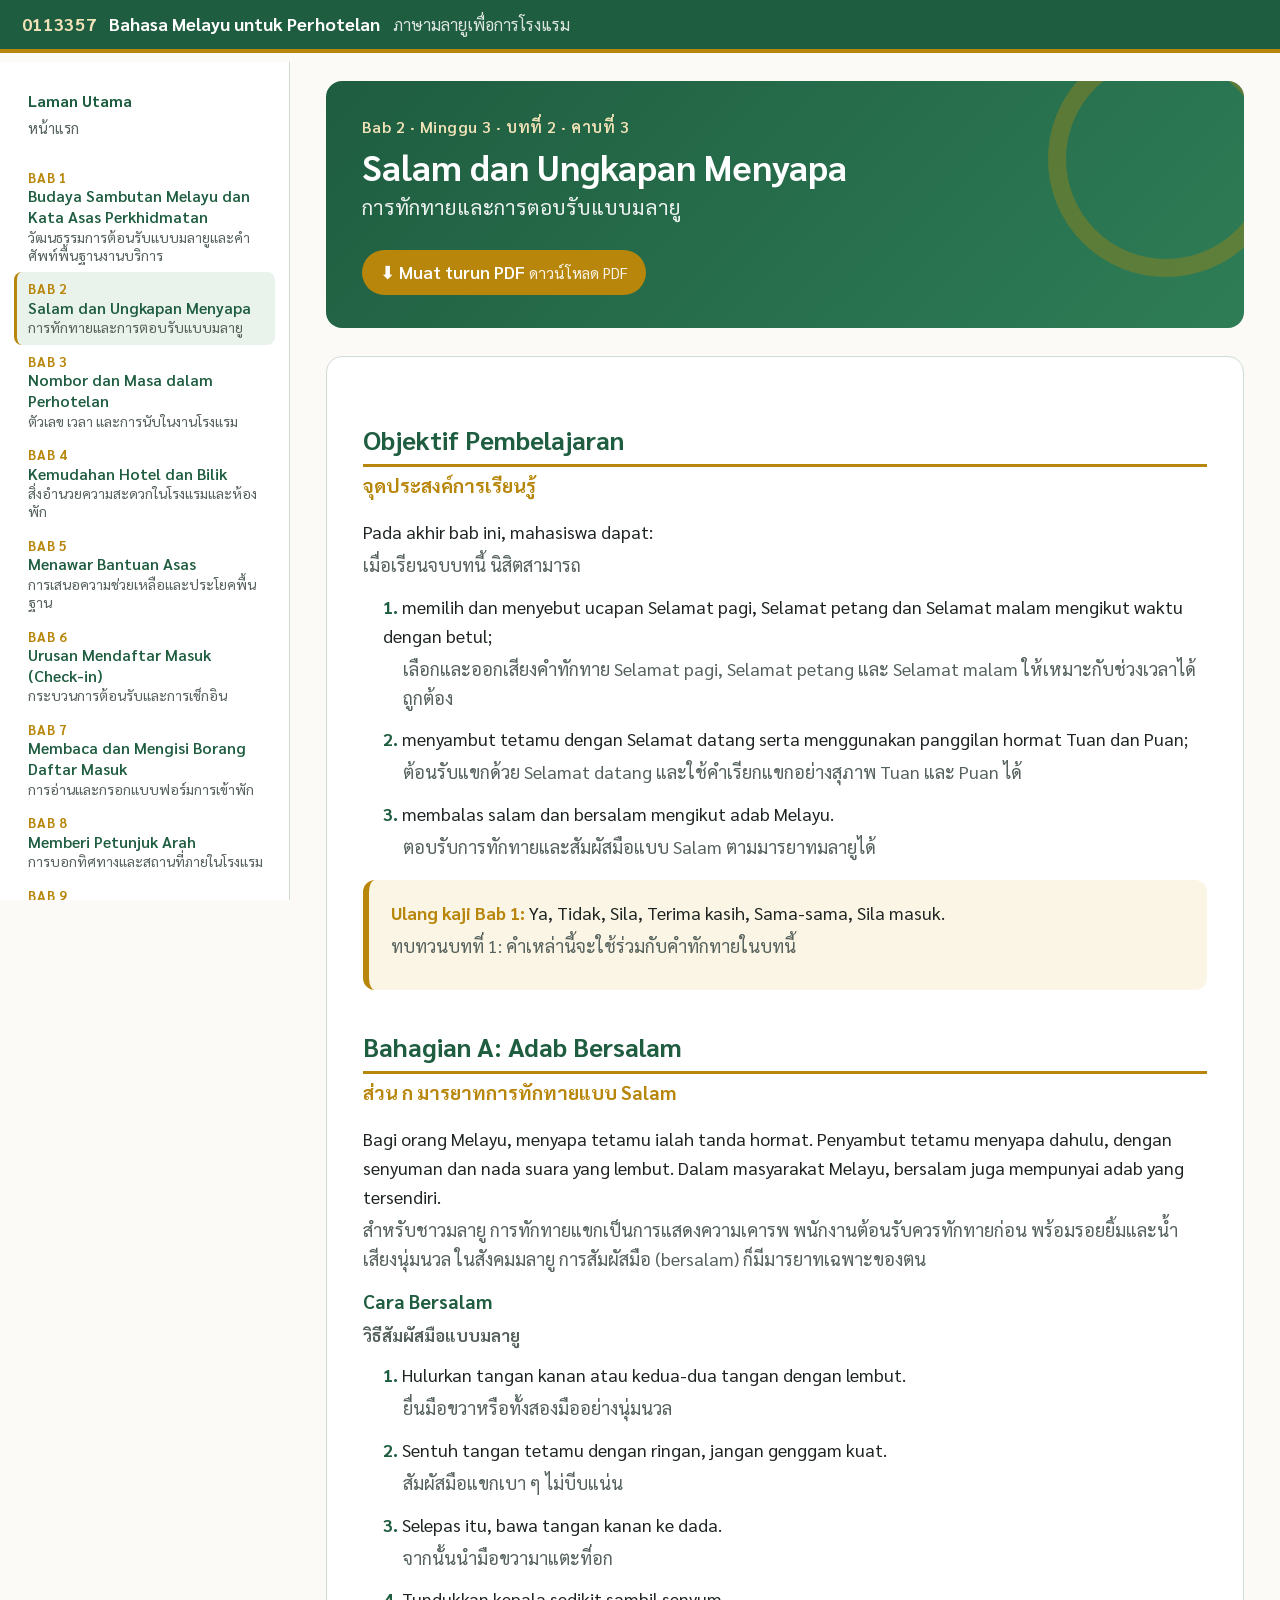
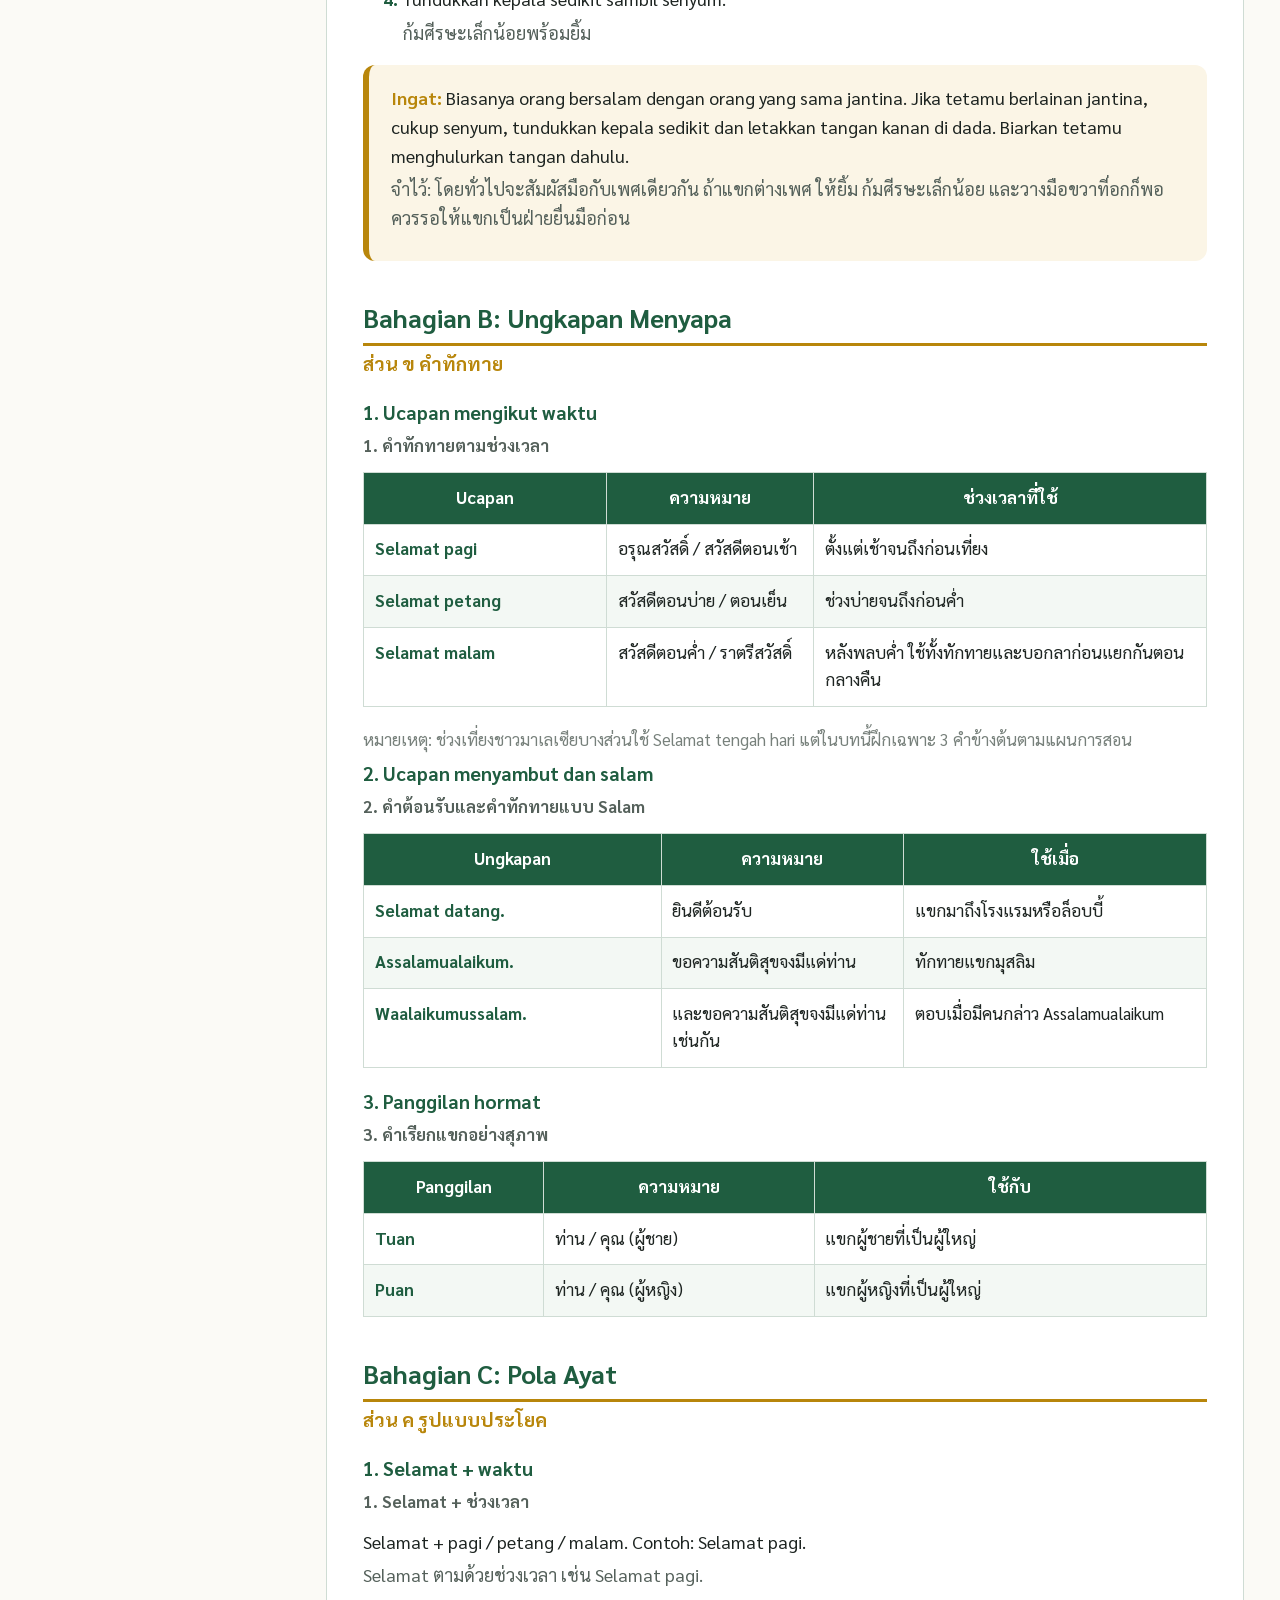
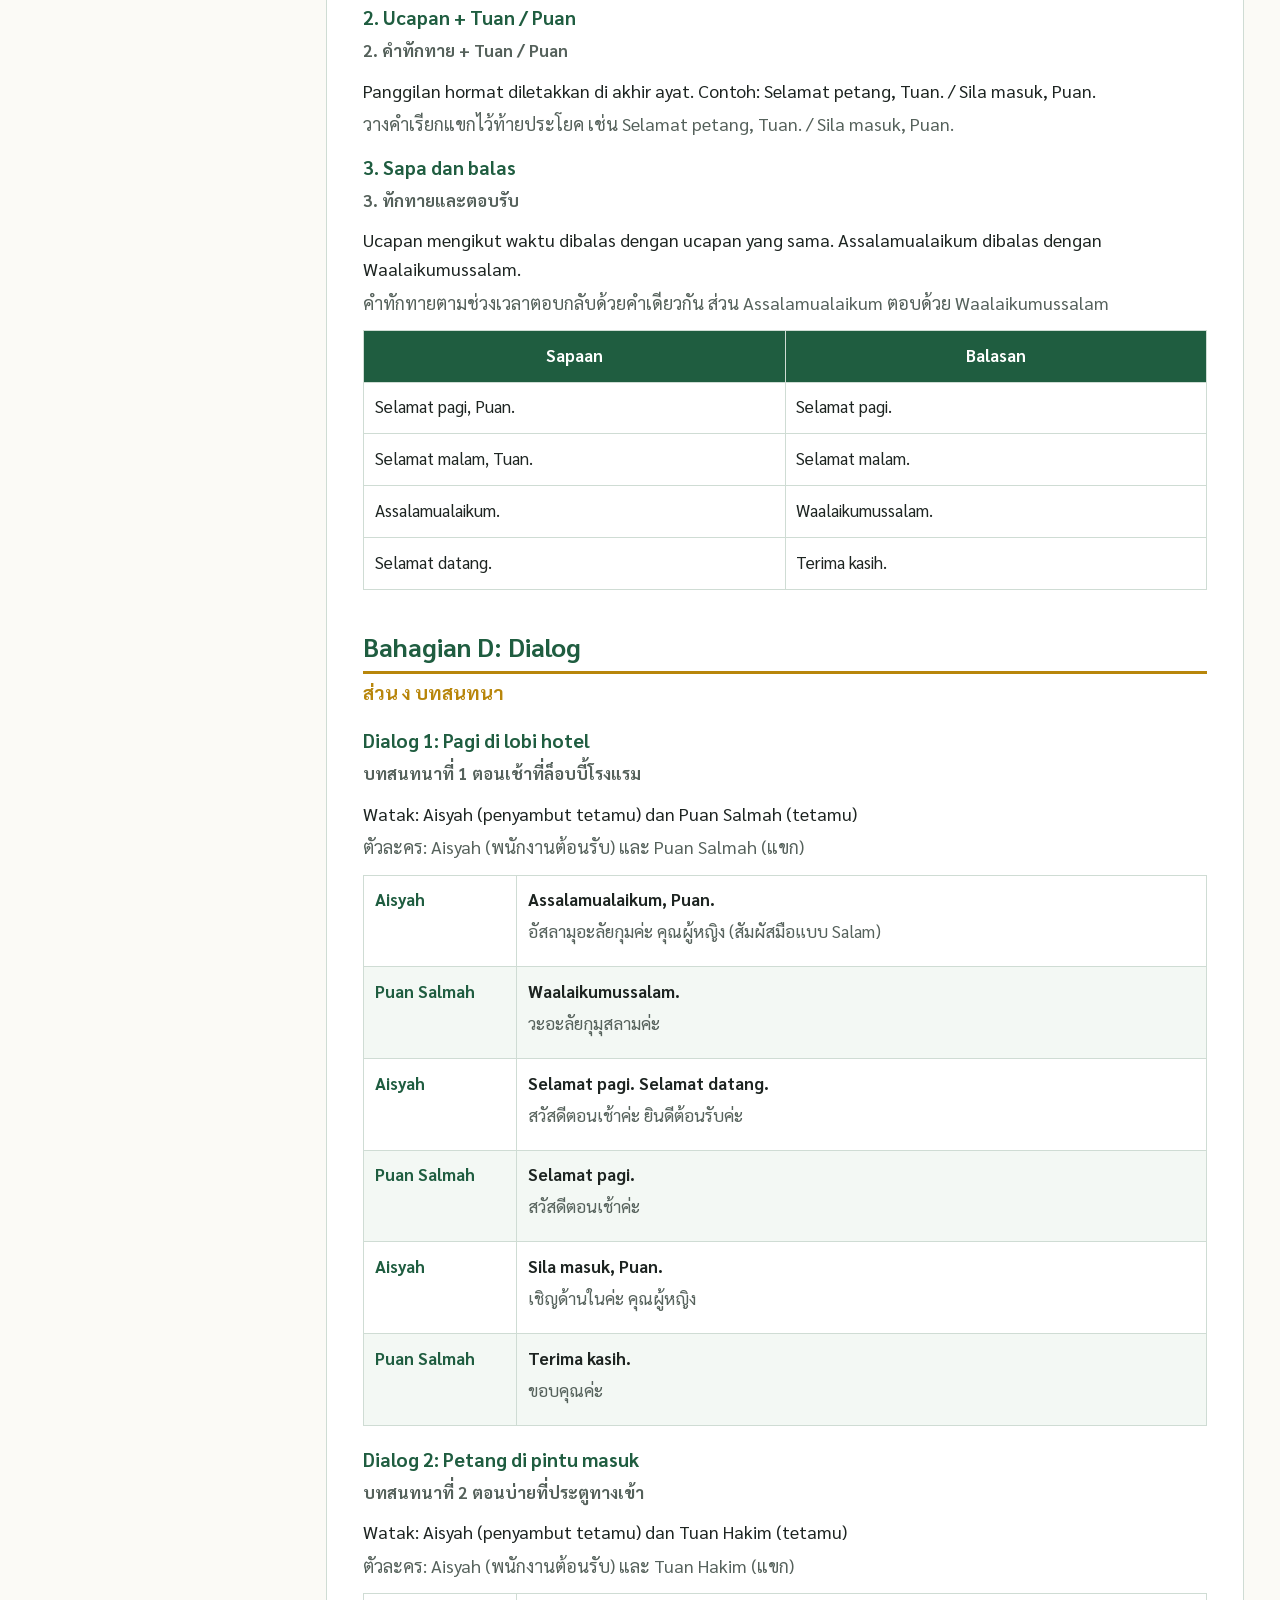
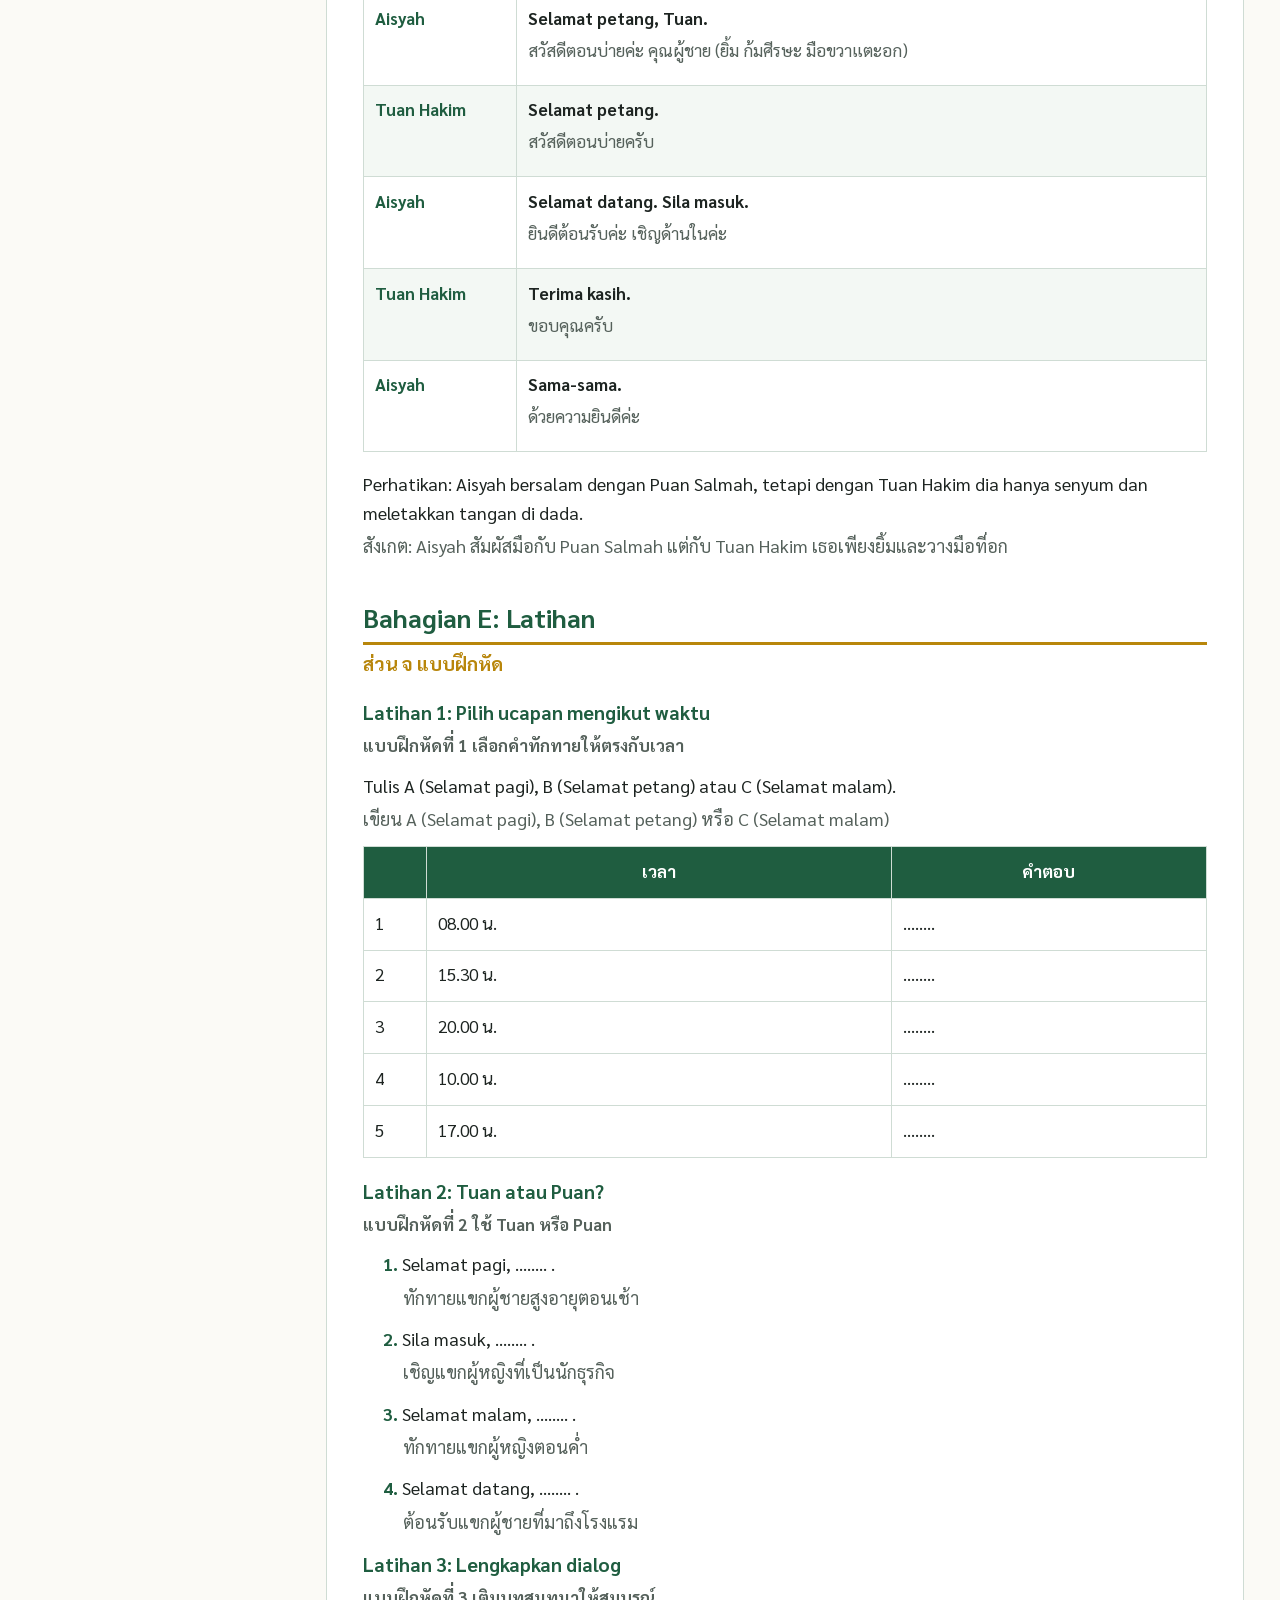
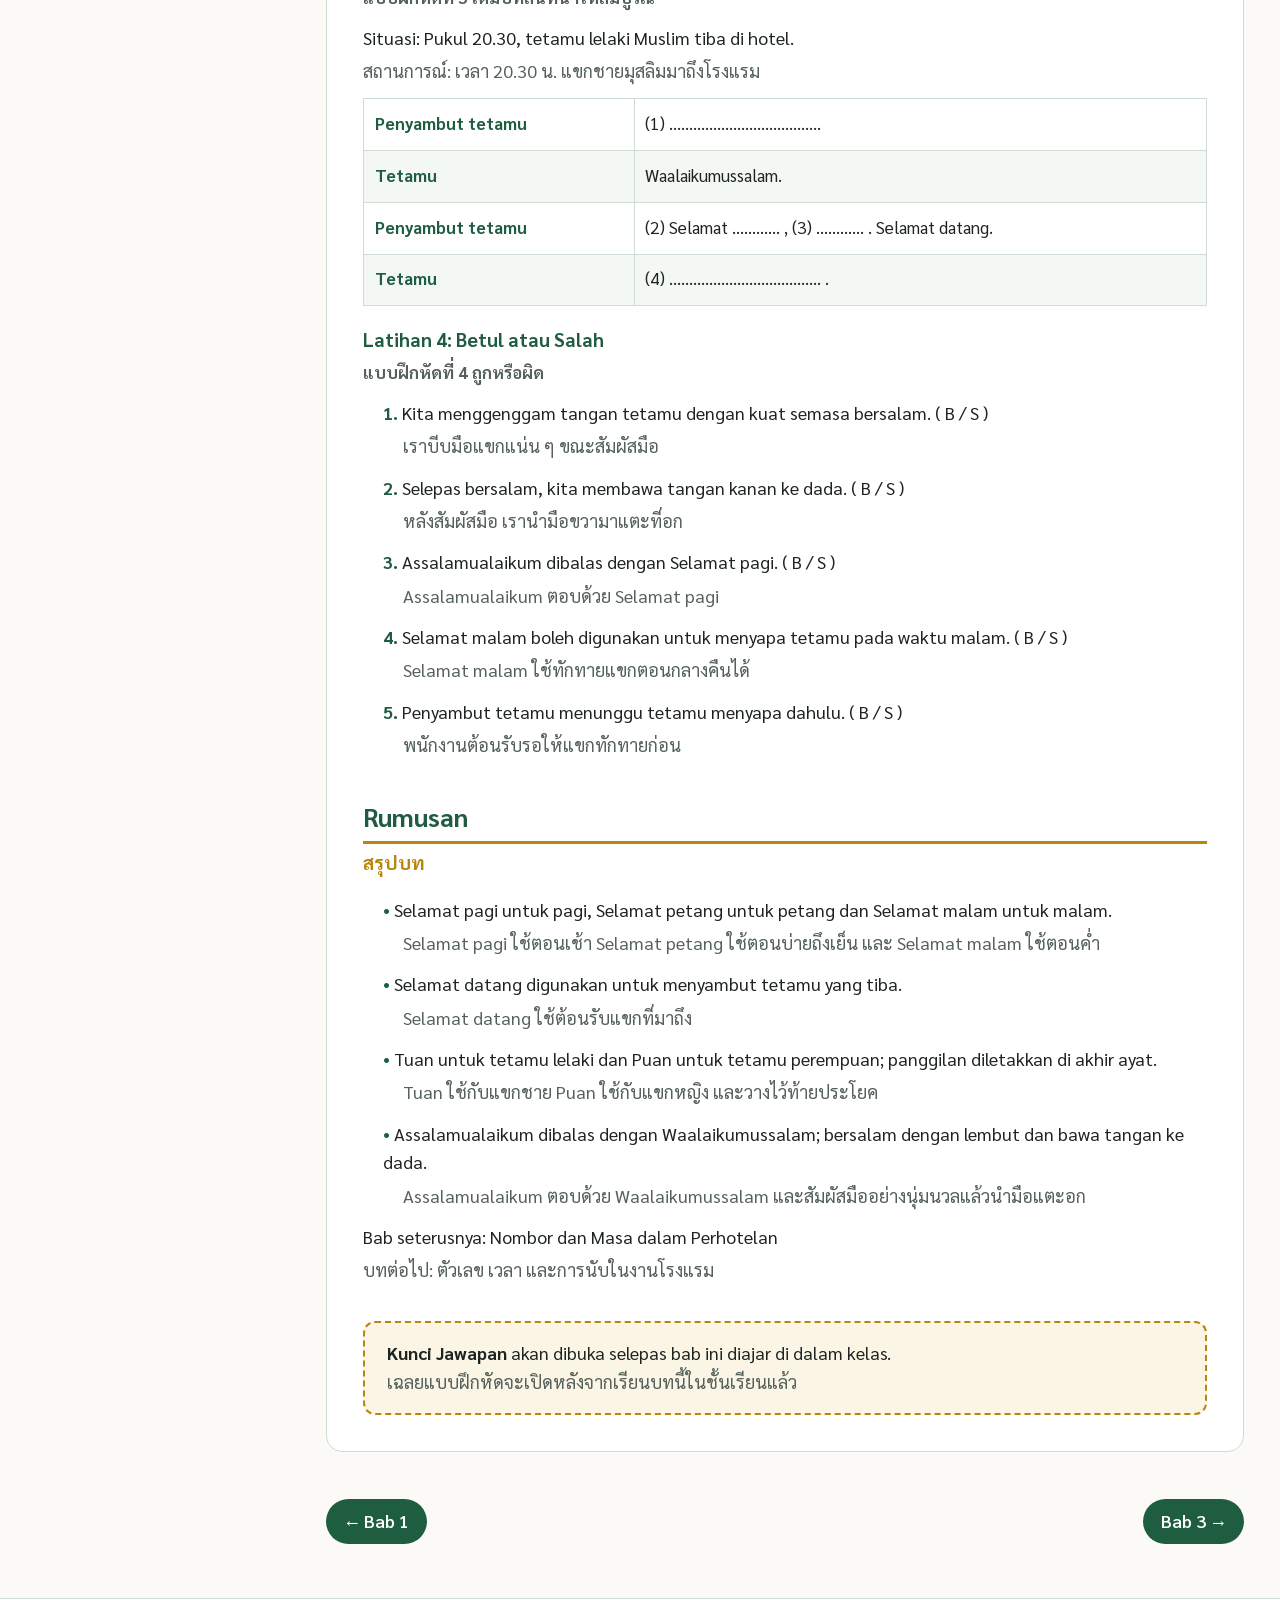
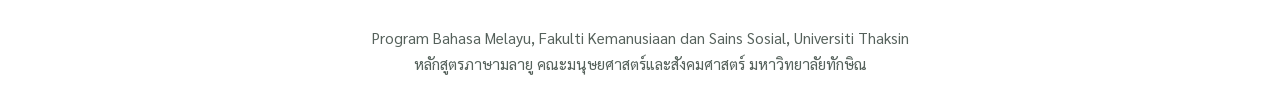
<file: bab-02.html>
<!DOCTYPE html>
<html lang="ms">
<head>
<meta charset="utf-8">
<meta name="viewport" content="width=device-width, initial-scale=1">
<title>Bab 2: Salam dan Ungkapan Menyapa | 0113357</title>
<link rel="preconnect" href="https://fonts.googleapis.com">
<link rel="preconnect" href="https://fonts.gstatic.com" crossorigin>
<link href="https://fonts.googleapis.com/css2?family=Sarabun:wght@400;600;700&display=swap" rel="stylesheet">
<link rel="stylesheet" href="assets/style.css">
</head>
<body>
<header class="top">
  <button class="menu-btn" aria-label="Menu" onclick="document.body.classList.toggle('nav-open')">☰</button>
  <a class="brand" href="index.html"><span class="code">0113357</span><span class="t-ms">Bahasa Melayu untuk Perhotelan</span><span class="t-th">ภาษามลายูเพื่อการโรงแรม</span></a>
</header>
<div class="layout">
<nav class="side">
  <a class="home" href="index.html"><span class="ms">Laman Utama</span><span class="th">หน้าแรก</span></a>
  <ol><li><a href="bab-01.html"><span class="num">Bab 1</span><span class="ms">Budaya Sambutan Melayu dan Kata Asas Perkhidmatan</span><span class="th">วัฒนธรรมการต้อนรับแบบมลายูและคำศัพท์พื้นฐานงานบริการ</span></a></li><li class="active"><a href="bab-02.html"><span class="num">Bab 2</span><span class="ms">Salam dan Ungkapan Menyapa</span><span class="th">การทักทายและการตอบรับแบบมลายู</span></a></li><li><a href="bab-03.html"><span class="num">Bab 3</span><span class="ms">Nombor dan Masa dalam Perhotelan</span><span class="th">ตัวเลข เวลา และการนับในงานโรงแรม</span></a></li><li><a href="bab-04.html"><span class="num">Bab 4</span><span class="ms">Kemudahan Hotel dan Bilik</span><span class="th">สิ่งอำนวยความสะดวกในโรงแรมและห้องพัก</span></a></li><li><a href="bab-05.html"><span class="num">Bab 5</span><span class="ms">Menawar Bantuan Asas</span><span class="th">การเสนอความช่วยเหลือและประโยคพื้นฐาน</span></a></li><li><a href="bab-06.html"><span class="num">Bab 6</span><span class="ms">Urusan Mendaftar Masuk (Check-in)</span><span class="th">กระบวนการต้อนรับและการเช็กอิน</span></a></li><li><a href="bab-07.html"><span class="num">Bab 7</span><span class="ms">Membaca dan Mengisi Borang Daftar Masuk</span><span class="th">การอ่านและกรอกแบบฟอร์มการเข้าพัก</span></a></li><li><a href="bab-08.html"><span class="num">Bab 8</span><span class="ms">Memberi Petunjuk Arah</span><span class="th">การบอกทิศทางและสถานที่ภายในโรงแรม</span></a></li><li><a href="bab-09.html"><span class="num">Bab 9</span><span class="ms">Perkhidmatan Bilik dan Pesanan</span><span class="th">งานบริการห้องพักและการรับคำสั่ง</span></a></li><li><a href="bab-10.html"><span class="num">Bab 10</span><span class="ms">Makanan dan Minuman Asas</span><span class="th">คำศัพท์อาหารและเครื่องดื่ม</span></a></li><li><a href="bab-11.html"><span class="num">Bab 11</span><span class="ms">Menangani Aduan Mudah</span><span class="th">การจัดการคำร้องเรียนง่าย ๆ</span></a></li><li><a href="bab-12.html"><span class="num">Bab 12</span><span class="ms">Urusan Mendaftar Keluar dan Pembayaran</span><span class="th">กระบวนการเช็กเอาต์และการชำระเงิน</span></a></li></ol>
</nav>
<main>

<section class="chap-head">
  <div class="kicker">Bab 2 · Minggu 3 <span class="th">· บทที่ 2 · คาบที่ 3</span></div>
  <h1>Salam dan Ungkapan Menyapa</h1>
  <p class="sub">การทักทายและการตอบรับแบบมลายู</p>
  <a class="btn pdf" href="pdf/0113357_Bab02.pdf" download>⬇ Muat turun PDF <span class="th">ดาวน์โหลด PDF</span></a>
</section>
<article class="chap">
<h2 class="sec"><span class="c-green"><strong>Objektif Pembelajaran</strong></span></h2>
<p style="font-size:1.063em"><span class="c-gold th"><strong>จุดประสงค์การเรียนรู้</strong></span></p>
<p>Pada akhir bab ini, mahasiswa dapat:</p>
<p class="tr"><span class="c-muted th">เมื่อเรียนจบบทนี้ นิสิตสามารถ</span></p>
<p style="margin-left:1.1em"><span class="c-green"><strong>1. </strong></span>memilih dan menyebut ucapan Selamat pagi, Selamat petang dan Selamat malam mengikut waktu dengan betul;</p>
<p class="tr" style="margin-left:2.2em"><span class="c-muted th">เลือกและออกเสียงคำทักทาย </span><span class="c-muted">Selamat pagi, Selamat petang </span><span class="c-muted th">และ </span><span class="c-muted">Selamat malam </span><span class="c-muted th">ให้เหมาะกับช่วงเวลาได้ถูกต้อง</span></p>
<p style="margin-left:1.1em"><span class="c-green"><strong>2. </strong></span>menyambut tetamu dengan Selamat datang serta menggunakan panggilan hormat Tuan dan Puan;</p>
<p class="tr" style="margin-left:2.2em"><span class="c-muted th">ต้อนรับแขกด้วย </span><span class="c-muted">Selamat datang </span><span class="c-muted th">และใช้คำเรียกแขกอย่างสุภาพ </span><span class="c-muted">Tuan </span><span class="c-muted th">และ </span><span class="c-muted">Puan </span><span class="c-muted th">ได้</span></p>
<p style="margin-left:1.1em"><span class="c-green"><strong>3. </strong></span>membalas salam dan bersalam mengikut adab Melayu.</p>
<p class="tr" style="margin-left:2.2em"><span class="c-muted th">ตอบรับการทักทายและสัมผัสมือแบบ </span><span class="c-muted">Salam </span><span class="c-muted th">ตามมารยาทมลายูได้</span></p>
<div class="box f-cream"><p><span class="c-gold"><strong>Ulang kaji Bab 1: </strong></span>Ya, Tidak, Sila, Terima kasih, Sama-sama, Sila masuk.</p><p class="tr"><span class="c-muted th">ทบทวนบทที่ 1: คำเหล่านี้จะใช้ร่วมกับคำทักทายในบทนี้</span></p></div>
<h2 class="sec"><span class="c-green"><strong>Bahagian A: Adab Bersalam</strong></span></h2>
<p style="font-size:1.063em"><span class="c-gold th"><strong>ส่วน ก มารยาทการทักทายแบบ </strong></span><span class="c-gold"><strong>Salam</strong></span></p>
<p>Bagi orang Melayu, menyapa tetamu ialah tanda hormat. Penyambut tetamu menyapa dahulu, dengan senyuman dan nada suara yang lembut. Dalam masyarakat Melayu, bersalam juga mempunyai adab yang tersendiri.</p>
<p class="tr"><span class="c-muted th">สำหรับชาวมลายู การทักทายแขกเป็นการแสดงความเคารพ พนักงานต้อนรับควรทักทายก่อน พร้อมรอยยิ้มและน้ำเสียงนุ่มนวล ในสังคมมลายู การสัมผัสมือ (</span><span class="c-muted">bersalam) </span><span class="c-muted th">ก็มีมารยาทเฉพาะของตน</span></p>
<p style="font-size:1.063em"><span class="c-green"><strong>Cara Bersalam</strong></span></p>
<p class="tr" style="font-size:0.938em"><span class="c-muted th"><strong>วิธีสัมผัสมือแบบมลายู</strong></span></p>
<p style="margin-left:1.1em"><span class="c-green"><strong>1. </strong></span>Hulurkan tangan kanan atau kedua-dua tangan dengan lembut.</p>
<p class="tr" style="margin-left:2.2em"><span class="c-muted th">ยื่นมือขวาหรือทั้งสองมืออย่างนุ่มนวล</span></p>
<p style="margin-left:1.1em"><span class="c-green"><strong>2. </strong></span>Sentuh tangan tetamu dengan ringan, jangan genggam kuat.</p>
<p class="tr" style="margin-left:2.2em"><span class="c-muted th">สัมผัสมือแขกเบา ๆ ไม่บีบแน่น</span></p>
<p style="margin-left:1.1em"><span class="c-green"><strong>3. </strong></span>Selepas itu, bawa tangan kanan ke dada.</p>
<p class="tr" style="margin-left:2.2em"><span class="c-muted th">จากนั้นนำมือขวามาแตะที่อก</span></p>
<p style="margin-left:1.1em"><span class="c-green"><strong>4. </strong></span>Tundukkan kepala sedikit sambil senyum.</p>
<p class="tr" style="margin-left:2.2em"><span class="c-muted th">ก้มศีรษะเล็กน้อยพร้อมยิ้ม</span></p>
<div class="box f-cream"><p><span class="c-gold"><strong>Ingat: </strong></span>Biasanya orang bersalam dengan orang yang sama jantina. Jika tetamu berlainan jantina, cukup senyum, tundukkan kepala sedikit dan letakkan tangan kanan di dada. Biarkan tetamu menghulurkan tangan dahulu.</p><p class="tr"><span class="c-muted th">จำไว้: โดยทั่วไปจะสัมผัสมือกับเพศเดียวกัน ถ้าแขกต่างเพศ ให้ยิ้ม ก้มศีรษะเล็กน้อย และวางมือขวาที่อกก็พอ ควรรอให้แขกเป็นฝ่ายยื่นมือก่อน</span></p></div>
<h2 class="sec"><span class="c-green"><strong>Bahagian B: Ungkapan Menyapa</strong></span></h2>
<p style="font-size:1.063em"><span class="c-gold th"><strong>ส่วน ข คำทักทาย</strong></span></p>
<p style="font-size:1.063em"><span class="c-green"><strong>1. Ucapan mengikut waktu</strong></span></p>
<p class="tr" style="font-size:0.938em"><span class="c-muted"><strong>1. </strong></span><span class="c-muted th"><strong>คำทักทายตามช่วงเวลา</strong></span></p>
<div class="tbl"><table><colgroup><col style="width:28.8%"><col style="width:24.6%"><col style="width:46.6%"></colgroup><tr><th><p style="text-align:center"><span class="c-white"><strong>Ucapan</strong></span></p></th><th><p style="text-align:center"><span class="c-white th"><strong>ความหมาย</strong></span></p></th><th><p style="text-align:center"><span class="c-white th"><strong>ช่วงเวลาที่ใช้</strong></span></p></th></tr><tr><td><p><span class="c-green"><strong>Selamat pagi</strong></span></p></td><td><p><span class="th">อรุณสวัสดิ์ / สวัสดีตอนเช้า</span></p></td><td><p><span class="th">ตั้งแต่เช้าจนถึงก่อนเที่ยง</span></p></td></tr><tr><td class="f-light"><p><span class="c-green"><strong>Selamat petang</strong></span></p></td><td class="f-light"><p><span class="th">สวัสดีตอนบ่าย / ตอนเย็น</span></p></td><td class="f-light"><p><span class="th">ช่วงบ่ายจนถึงก่อนค่ำ</span></p></td></tr><tr><td><p><span class="c-green"><strong>Selamat malam</strong></span></p></td><td><p><span class="th">สวัสดีตอนค่ำ / ราตรีสวัสดิ์</span></p></td><td><p><span class="th">หลังพลบค่ำ ใช้ทั้งทักทายและบอกลาก่อนแยกกันตอนกลางคืน</span></p></td></tr></table></div>
<p><span class="c-note th">หมายเหตุ: ช่วงเที่ยงชาวมาเลเซียบางส่วนใช้ </span><span class="c-note">Selamat tengah hari </span><span class="c-note th">แต่ในบทนี้ฝึกเฉพาะ 3 คำข้างต้นตามแผนการสอน</span></p>
<p style="font-size:1.063em"><span class="c-green"><strong>2. Ucapan menyambut dan salam</strong></span></p>
<p class="tr" style="font-size:0.938em"><span class="c-muted"><strong>2. </strong></span><span class="c-muted th"><strong>คำต้อนรับและคำทักทายแบบ </strong></span><span class="c-muted"><strong>Salam</strong></span></p>
<div class="tbl"><table><colgroup><col style="width:35.3%"><col style="width:28.8%"><col style="width:35.9%"></colgroup><tr><th><p style="text-align:center"><span class="c-white"><strong>Ungkapan</strong></span></p></th><th><p style="text-align:center"><span class="c-white th"><strong>ความหมาย</strong></span></p></th><th><p style="text-align:center"><span class="c-white th"><strong>ใช้เมื่อ</strong></span></p></th></tr><tr><td><p><span class="c-green"><strong>Selamat datang.</strong></span></p></td><td><p><span class="th">ยินดีต้อนรับ</span></p></td><td><p><span class="th">แขกมาถึงโรงแรมหรือล็อบบี้</span></p></td></tr><tr><td class="f-light"><p><span class="c-green"><strong>Assalamualaikum.</strong></span></p></td><td class="f-light"><p><span class="th">ขอความสันติสุขจงมีแด่ท่าน</span></p></td><td class="f-light"><p><span class="th">ทักทายแขกมุสลิม</span></p></td></tr><tr><td><p><span class="c-green"><strong>Waalaikumussalam.</strong></span></p></td><td><p><span class="th">และขอความสันติสุขจงมีแด่ท่านเช่นกัน</span></p></td><td><p><span class="th">ตอบเมื่อมีคนกล่าว </span>Assalamualaikum</p></td></tr></table></div>

<p style="font-size:1.063em"><span class="c-green"><strong>3. Panggilan hormat</strong></span></p>
<p class="tr" style="font-size:0.938em"><span class="c-muted"><strong>3. </strong></span><span class="c-muted th"><strong>คำเรียกแขกอย่างสุภาพ</strong></span></p>
<div class="tbl"><table><colgroup><col style="width:21.4%"><col style="width:32.1%"><col style="width:46.6%"></colgroup><tr><th><p style="text-align:center"><span class="c-white"><strong>Panggilan</strong></span></p></th><th><p style="text-align:center"><span class="c-white th"><strong>ความหมาย</strong></span></p></th><th><p style="text-align:center"><span class="c-white th"><strong>ใช้กับ</strong></span></p></th></tr><tr><td><p><span class="c-green"><strong>Tuan</strong></span></p></td><td><p><span class="th">ท่าน / คุณ (ผู้ชาย)</span></p></td><td><p><span class="th">แขกผู้ชายที่เป็นผู้ใหญ่</span></p></td></tr><tr><td class="f-light"><p><span class="c-green"><strong>Puan</strong></span></p></td><td class="f-light"><p><span class="th">ท่าน / คุณ (ผู้หญิง)</span></p></td><td class="f-light"><p><span class="th">แขกผู้หญิงที่เป็นผู้ใหญ่</span></p></td></tr></table></div>
<h2 class="sec"><span class="c-green"><strong>Bahagian C: Pola Ayat</strong></span></h2>
<p style="font-size:1.063em"><span class="c-gold th"><strong>ส่วน ค รูปแบบประโยค</strong></span></p>
<p style="font-size:1.063em"><span class="c-green"><strong>1. Selamat + waktu</strong></span></p>
<p class="tr" style="font-size:0.938em"><span class="c-muted"><strong>1. Selamat + </strong></span><span class="c-muted th"><strong>ช่วงเวลา</strong></span></p>
<p>Selamat + pagi / petang / malam. Contoh: Selamat pagi.</p>
<p class="tr"><span class="c-muted">Selamat </span><span class="c-muted th">ตามด้วยช่วงเวลา เช่น </span><span class="c-muted">Selamat pagi.</span></p>
<p style="font-size:1.063em"><span class="c-green"><strong>2. Ucapan + Tuan / Puan</strong></span></p>
<p class="tr" style="font-size:0.938em"><span class="c-muted"><strong>2. </strong></span><span class="c-muted th"><strong>คำทักทาย </strong></span><span class="c-muted"><strong>+ Tuan / Puan</strong></span></p>
<p>Panggilan hormat diletakkan di akhir ayat. Contoh: Selamat petang, Tuan. / Sila masuk, Puan.</p>
<p class="tr"><span class="c-muted th">วางคำเรียกแขกไว้ท้ายประโยค เช่น </span><span class="c-muted">Selamat petang, Tuan. / Sila masuk, Puan.</span></p>
<p style="font-size:1.063em"><span class="c-green"><strong>3. Sapa dan balas</strong></span></p>
<p class="tr" style="font-size:0.938em"><span class="c-muted"><strong>3. </strong></span><span class="c-muted th"><strong>ทักทายและตอบรับ</strong></span></p>
<p>Ucapan mengikut waktu dibalas dengan ucapan yang sama. Assalamualaikum dibalas dengan Waalaikumussalam.</p>
<p class="tr"><span class="c-muted th">คำทักทายตามช่วงเวลาตอบกลับด้วยคำเดียวกัน ส่วน </span><span class="c-muted">Assalamualaikum </span><span class="c-muted th">ตอบด้วย </span><span class="c-muted">Waalaikumussalam</span></p>
<div class="tbl"><table><colgroup><col style="width:50.0%"><col style="width:50.0%"></colgroup><tr><th><p style="text-align:center"><span class="c-white"><strong>Sapaan</strong></span></p></th><th><p style="text-align:center"><span class="c-white"><strong>Balasan</strong></span></p></th></tr><tr><td><p>Selamat pagi, Puan.</p></td><td><p>Selamat pagi.</p></td></tr><tr><td><p>Selamat malam, Tuan.</p></td><td><p>Selamat malam.</p></td></tr><tr><td><p>Assalamualaikum.</p></td><td><p>Waalaikumussalam.</p></td></tr><tr><td><p>Selamat datang.</p></td><td><p>Terima kasih.</p></td></tr></table></div>
<h2 class="sec"><span class="c-green"><strong>Bahagian D: Dialog</strong></span></h2>
<p style="font-size:1.063em"><span class="c-gold th"><strong>ส่วน ง บทสนทนา</strong></span></p>
<p style="font-size:1.063em"><span class="c-green"><strong>Dialog 1: Pagi di lobi hotel</strong></span></p>
<p class="tr" style="font-size:0.938em"><span class="c-muted th"><strong>บทสนทนาที่ 1 ตอนเช้าที่ล็อบบี้โรงแรม</strong></span></p>
<p>Watak: Aisyah (penyambut tetamu) dan Puan Salmah (tetamu)</p>
<p class="tr"><span class="c-muted th">ตัวละคร: </span><span class="c-muted">Aisyah (</span><span class="c-muted th">พนักงานต้อนรับ) และ </span><span class="c-muted">Puan Salmah (</span><span class="c-muted th">แขก)</span></p>
<div class="tbl"><table><colgroup><col style="width:18.2%"><col style="width:81.8%"></colgroup><tr><td><p><span class="c-green"><strong>Aisyah</strong></span></p></td><td><p><strong>Assalamualaikum, Puan.</strong></p><p class="tr"><span class="c-muted th">อัสลามุอะลัยกุมค่ะ คุณผู้หญิง (สัมผัสมือแบบ </span><span class="c-muted">Salam)</span></p></td></tr><tr><td class="f-light"><p><span class="c-green"><strong>Puan Salmah</strong></span></p></td><td class="f-light"><p><strong>Waalaikumussalam.</strong></p><p class="tr"><span class="c-muted th">วะอะลัยกุมุสลามค่ะ</span></p></td></tr><tr><td><p><span class="c-green"><strong>Aisyah</strong></span></p></td><td><p><strong>Selamat pagi. Selamat datang.</strong></p><p class="tr"><span class="c-muted th">สวัสดีตอนเช้าค่ะ ยินดีต้อนรับค่ะ</span></p></td></tr><tr><td class="f-light"><p><span class="c-green"><strong>Puan Salmah</strong></span></p></td><td class="f-light"><p><strong>Selamat pagi.</strong></p><p class="tr"><span class="c-muted th">สวัสดีตอนเช้าค่ะ</span></p></td></tr><tr><td><p><span class="c-green"><strong>Aisyah</strong></span></p></td><td><p><strong>Sila masuk, Puan.</strong></p><p class="tr"><span class="c-muted th">เชิญด้านในค่ะ คุณผู้หญิง</span></p></td></tr><tr><td class="f-light"><p><span class="c-green"><strong>Puan Salmah</strong></span></p></td><td class="f-light"><p><strong>Terima kasih.</strong></p><p class="tr"><span class="c-muted th">ขอบคุณค่ะ</span></p></td></tr></table></div>

<p style="font-size:1.063em"><span class="c-green"><strong>Dialog 2: Petang di pintu masuk</strong></span></p>
<p class="tr" style="font-size:0.938em"><span class="c-muted th"><strong>บทสนทนาที่ 2 ตอนบ่ายที่ประตูทางเข้า</strong></span></p>
<p>Watak: Aisyah (penyambut tetamu) dan Tuan Hakim (tetamu)</p>
<p class="tr"><span class="c-muted th">ตัวละคร: </span><span class="c-muted">Aisyah (</span><span class="c-muted th">พนักงานต้อนรับ) และ </span><span class="c-muted">Tuan Hakim (</span><span class="c-muted th">แขก)</span></p>
<div class="tbl"><table><colgroup><col style="width:18.2%"><col style="width:81.8%"></colgroup><tr><td><p><span class="c-green"><strong>Aisyah</strong></span></p></td><td><p><strong>Selamat petang, Tuan.</strong></p><p class="tr"><span class="c-muted th">สวัสดีตอนบ่ายค่ะ คุณผู้ชาย (ยิ้ม ก้มศีรษะ มือขวาแตะอก)</span></p></td></tr><tr><td class="f-light"><p><span class="c-green"><strong>Tuan Hakim</strong></span></p></td><td class="f-light"><p><strong>Selamat petang.</strong></p><p class="tr"><span class="c-muted th">สวัสดีตอนบ่ายครับ</span></p></td></tr><tr><td><p><span class="c-green"><strong>Aisyah</strong></span></p></td><td><p><strong>Selamat datang. Sila masuk.</strong></p><p class="tr"><span class="c-muted th">ยินดีต้อนรับค่ะ เชิญด้านในค่ะ</span></p></td></tr><tr><td class="f-light"><p><span class="c-green"><strong>Tuan Hakim</strong></span></p></td><td class="f-light"><p><strong>Terima kasih.</strong></p><p class="tr"><span class="c-muted th">ขอบคุณครับ</span></p></td></tr><tr><td><p><span class="c-green"><strong>Aisyah</strong></span></p></td><td><p><strong>Sama-sama.</strong></p><p class="tr"><span class="c-muted th">ด้วยความยินดีค่ะ</span></p></td></tr></table></div>

<p>Perhatikan: Aisyah bersalam dengan Puan Salmah, tetapi dengan Tuan Hakim dia hanya senyum dan meletakkan tangan di dada.</p>
<p class="tr"><span class="c-muted th">สังเกต: </span><span class="c-muted">Aisyah </span><span class="c-muted th">สัมผัสมือกับ </span><span class="c-muted">Puan Salmah </span><span class="c-muted th">แต่กับ </span><span class="c-muted">Tuan Hakim </span><span class="c-muted th">เธอเพียงยิ้มและวางมือที่อก</span></p>
<h2 class="sec"><span class="c-green"><strong>Bahagian E: Latihan</strong></span></h2>
<p style="font-size:1.063em"><span class="c-gold th"><strong>ส่วน จ แบบฝึกหัด</strong></span></p>
<p style="font-size:1.063em"><span class="c-green"><strong>Latihan 1: Pilih ucapan mengikut waktu</strong></span></p>
<p class="tr" style="font-size:0.938em"><span class="c-muted th"><strong>แบบฝึกหัดที่ 1 เลือกคำทักทายให้ตรงกับเวลา</strong></span></p>
<p>Tulis A (Selamat pagi), B (Selamat petang) atau C (Selamat malam).</p>
<p class="tr"><span class="c-muted th">เขียน </span><span class="c-muted">A (Selamat pagi), B (Selamat petang) </span><span class="c-muted th">หรือ </span><span class="c-muted">C (Selamat malam)</span></p>
<div class="tbl"><table><colgroup><col style="width:7.5%"><col style="width:55.1%"><col style="width:37.4%"></colgroup><tr><th>&nbsp;</th><th><p style="text-align:center"><span class="c-white th"><strong>เวลา</strong></span></p></th><th><p style="text-align:center"><span class="c-white th"><strong>คำตอบ</strong></span></p></th></tr><tr><td><p>1</p></td><td><p>08.00 <span class="th">น.</span></p></td><td><p>........</p></td></tr><tr><td><p>2</p></td><td><p>15.30 <span class="th">น.</span></p></td><td><p>........</p></td></tr><tr><td><p>3</p></td><td><p>20.00 <span class="th">น.</span></p></td><td><p>........</p></td></tr><tr><td><p>4</p></td><td><p>10.00 <span class="th">น.</span></p></td><td><p>........</p></td></tr><tr><td><p>5</p></td><td><p>17.00 <span class="th">น.</span></p></td><td><p>........</p></td></tr></table></div>

<p style="font-size:1.063em"><span class="c-green"><strong>Latihan 2: Tuan atau Puan?</strong></span></p>
<p class="tr" style="font-size:0.938em"><span class="c-muted th"><strong>แบบฝึกหัดที่ 2 ใช้ </strong></span><span class="c-muted"><strong>Tuan </strong></span><span class="c-muted th"><strong>หรือ </strong></span><span class="c-muted"><strong>Puan</strong></span></p>
<p style="margin-left:1.1em"><span class="c-green"><strong>1. </strong></span>Selamat pagi, ........ .</p>
<p class="tr" style="margin-left:2.2em"><span class="c-muted th">ทักทายแขกผู้ชายสูงอายุตอนเช้า</span></p>
<p style="margin-left:1.1em"><span class="c-green"><strong>2. </strong></span>Sila masuk, ........ .</p>
<p class="tr" style="margin-left:2.2em"><span class="c-muted th">เชิญแขกผู้หญิงที่เป็นนักธุรกิจ</span></p>
<p style="margin-left:1.1em"><span class="c-green"><strong>3. </strong></span>Selamat malam, ........ .</p>
<p class="tr" style="margin-left:2.2em"><span class="c-muted th">ทักทายแขกผู้หญิงตอนค่ำ</span></p>
<p style="margin-left:1.1em"><span class="c-green"><strong>4. </strong></span>Selamat datang, ........ .</p>
<p class="tr" style="margin-left:2.2em"><span class="c-muted th">ต้อนรับแขกผู้ชายที่มาถึงโรงแรม</span></p>
<p style="font-size:1.063em"><span class="c-green"><strong>Latihan 3: Lengkapkan dialog</strong></span></p>
<p class="tr" style="font-size:0.938em"><span class="c-muted th"><strong>แบบฝึกหัดที่ 3 เติมบทสนทนาให้สมบูรณ์</strong></span></p>
<p>Situasi: Pukul 20.30, tetamu lelaki Muslim tiba di hotel.</p>
<p class="tr"><span class="c-muted th">สถานการณ์: เวลา 20.30 น. แขกชายมุสลิมมาถึงโรงแรม</span></p>
<div class="tbl"><table><colgroup><col style="width:32.1%"><col style="width:67.9%"></colgroup><tr><td><p><span class="c-green"><strong>Penyambut tetamu</strong></span></p></td><td><p>(1) ......................................</p></td></tr><tr><td class="f-light"><p><span class="c-green"><strong>Tetamu</strong></span></p></td><td class="f-light"><p>Waalaikumussalam.</p></td></tr><tr><td><p><span class="c-green"><strong>Penyambut tetamu</strong></span></p></td><td><p>(2) Selamat ............ , (3) ............ . Selamat datang.</p></td></tr><tr><td class="f-light"><p><span class="c-green"><strong>Tetamu</strong></span></p></td><td class="f-light"><p>(4) ...................................... .</p></td></tr></table></div>

<p style="font-size:1.063em"><span class="c-green"><strong>Latihan 4: Betul atau Salah</strong></span></p>
<p class="tr" style="font-size:0.938em"><span class="c-muted th"><strong>แบบฝึกหัดที่ 4 ถูกหรือผิด</strong></span></p>
<p style="margin-left:1.1em"><span class="c-green"><strong>1. </strong></span>Kita menggenggam tangan tetamu dengan kuat semasa bersalam.   ( B / S )</p>
<p class="tr" style="margin-left:2.2em"><span class="c-muted th">เราบีบมือแขกแน่น ๆ ขณะสัมผัสมือ</span></p>
<p style="margin-left:1.1em"><span class="c-green"><strong>2. </strong></span>Selepas bersalam, kita membawa tangan kanan ke dada.   ( B / S )</p>
<p class="tr" style="margin-left:2.2em"><span class="c-muted th">หลังสัมผัสมือ เรานำมือขวามาแตะที่อก</span></p>
<p style="margin-left:1.1em"><span class="c-green"><strong>3. </strong></span>Assalamualaikum dibalas dengan Selamat pagi.   ( B / S )</p>
<p class="tr" style="margin-left:2.2em"><span class="c-muted">Assalamualaikum </span><span class="c-muted th">ตอบด้วย </span><span class="c-muted">Selamat pagi</span></p>
<p style="margin-left:1.1em"><span class="c-green"><strong>4. </strong></span>Selamat malam boleh digunakan untuk menyapa tetamu pada waktu malam.   ( B / S )</p>
<p class="tr" style="margin-left:2.2em"><span class="c-muted">Selamat malam </span><span class="c-muted th">ใช้ทักทายแขกตอนกลางคืนได้</span></p>
<p style="margin-left:1.1em"><span class="c-green"><strong>5. </strong></span>Penyambut tetamu menunggu tetamu menyapa dahulu.   ( B / S )</p>
<p class="tr" style="margin-left:2.2em"><span class="c-muted th">พนักงานต้อนรับรอให้แขกทักทายก่อน</span></p>
<h2 class="sec"><span class="c-green"><strong>Rumusan</strong></span></h2>
<p style="font-size:1.063em"><span class="c-gold th"><strong>สรุปบท</strong></span></p>
<p style="margin-left:1.1em"><span class="c-green"><strong>• </strong></span>Selamat pagi untuk pagi, Selamat petang untuk petang dan Selamat malam untuk malam.</p>
<p class="tr" style="margin-left:2.2em"><span class="c-muted">Selamat pagi </span><span class="c-muted th">ใช้ตอนเช้า </span><span class="c-muted">Selamat petang </span><span class="c-muted th">ใช้ตอนบ่ายถึงเย็น และ </span><span class="c-muted">Selamat malam </span><span class="c-muted th">ใช้ตอนค่ำ</span></p>
<p style="margin-left:1.1em"><span class="c-green"><strong>• </strong></span>Selamat datang digunakan untuk menyambut tetamu yang tiba.</p>
<p class="tr" style="margin-left:2.2em"><span class="c-muted">Selamat datang </span><span class="c-muted th">ใช้ต้อนรับแขกที่มาถึง</span></p>
<p style="margin-left:1.1em"><span class="c-green"><strong>• </strong></span>Tuan untuk tetamu lelaki dan Puan untuk tetamu perempuan; panggilan diletakkan di akhir ayat.</p>
<p class="tr" style="margin-left:2.2em"><span class="c-muted">Tuan </span><span class="c-muted th">ใช้กับแขกชาย </span><span class="c-muted">Puan </span><span class="c-muted th">ใช้กับแขกหญิง และวางไว้ท้ายประโยค</span></p>
<p style="margin-left:1.1em"><span class="c-green"><strong>• </strong></span>Assalamualaikum dibalas dengan Waalaikumussalam; bersalam dengan lembut dan bawa tangan ke dada.</p>
<p class="tr" style="margin-left:2.2em"><span class="c-muted">Assalamualaikum </span><span class="c-muted th">ตอบด้วย </span><span class="c-muted">Waalaikumussalam </span><span class="c-muted th">และสัมผัสมืออย่างนุ่มนวลแล้วนำมือแตะอก</span></p>
<p>Bab seterusnya: Nombor dan Masa dalam Perhotelan</p>
<p class="tr"><span class="c-muted th">บทต่อไป: ตัวเลข เวลา และการนับในงานโรงแรม</span></p>
<div class="ans locked"><p><strong>Kunci Jawapan</strong> akan dibuka selepas bab ini diajar di dalam kelas.</p><p class="tr">เฉลยแบบฝึกหัดจะเปิดหลังจากเรียนบทนี้ในชั้นเรียนแล้ว</p></div>
</article>
<div class="pager"><a class="btn" href="bab-01.html">← Bab 1</a><a class="btn" href="bab-03.html">Bab 3 →</a></div>
</main>
</div>
<footer class="foot">
  <p>Program Bahasa Melayu, Fakulti Kemanusiaan dan Sains Sosial, Universiti Thaksin</p>
  <p class="th">หลักสูตรภาษามลายู คณะมนุษยศาสตร์และสังคมศาสตร์ มหาวิทยาลัยทักษิณ</p>
</footer>
<!-- GoatCounter: statistik pelawat · สถิติผู้เข้าชม -->
<script data-goatcounter="https://bm-perhotelan.goatcounter.com/count" async src="//gc.zgo.at/count.js"></script>
<script>document.querySelectorAll('.side a').forEach(a=>a.addEventListener('click',()=>document.body.classList.remove('nav-open')));</script>
</body>
</html>
</file>
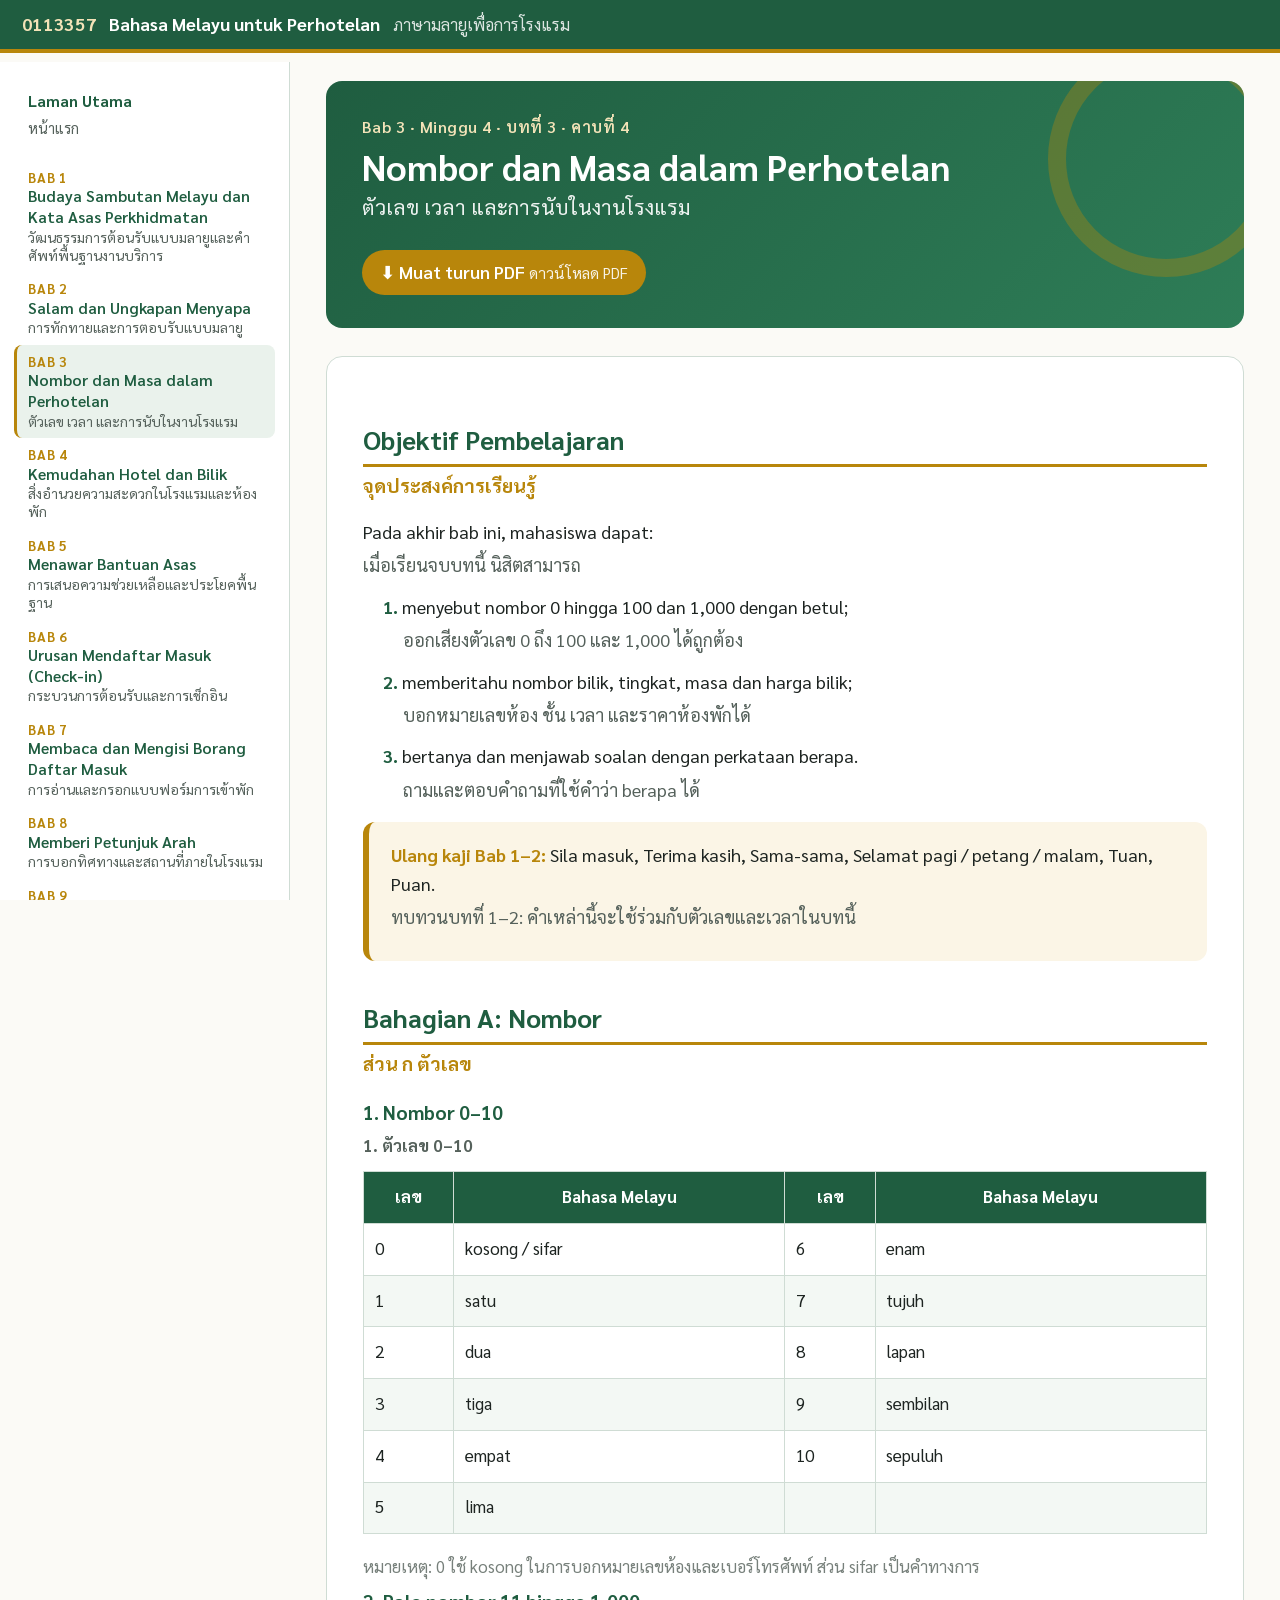
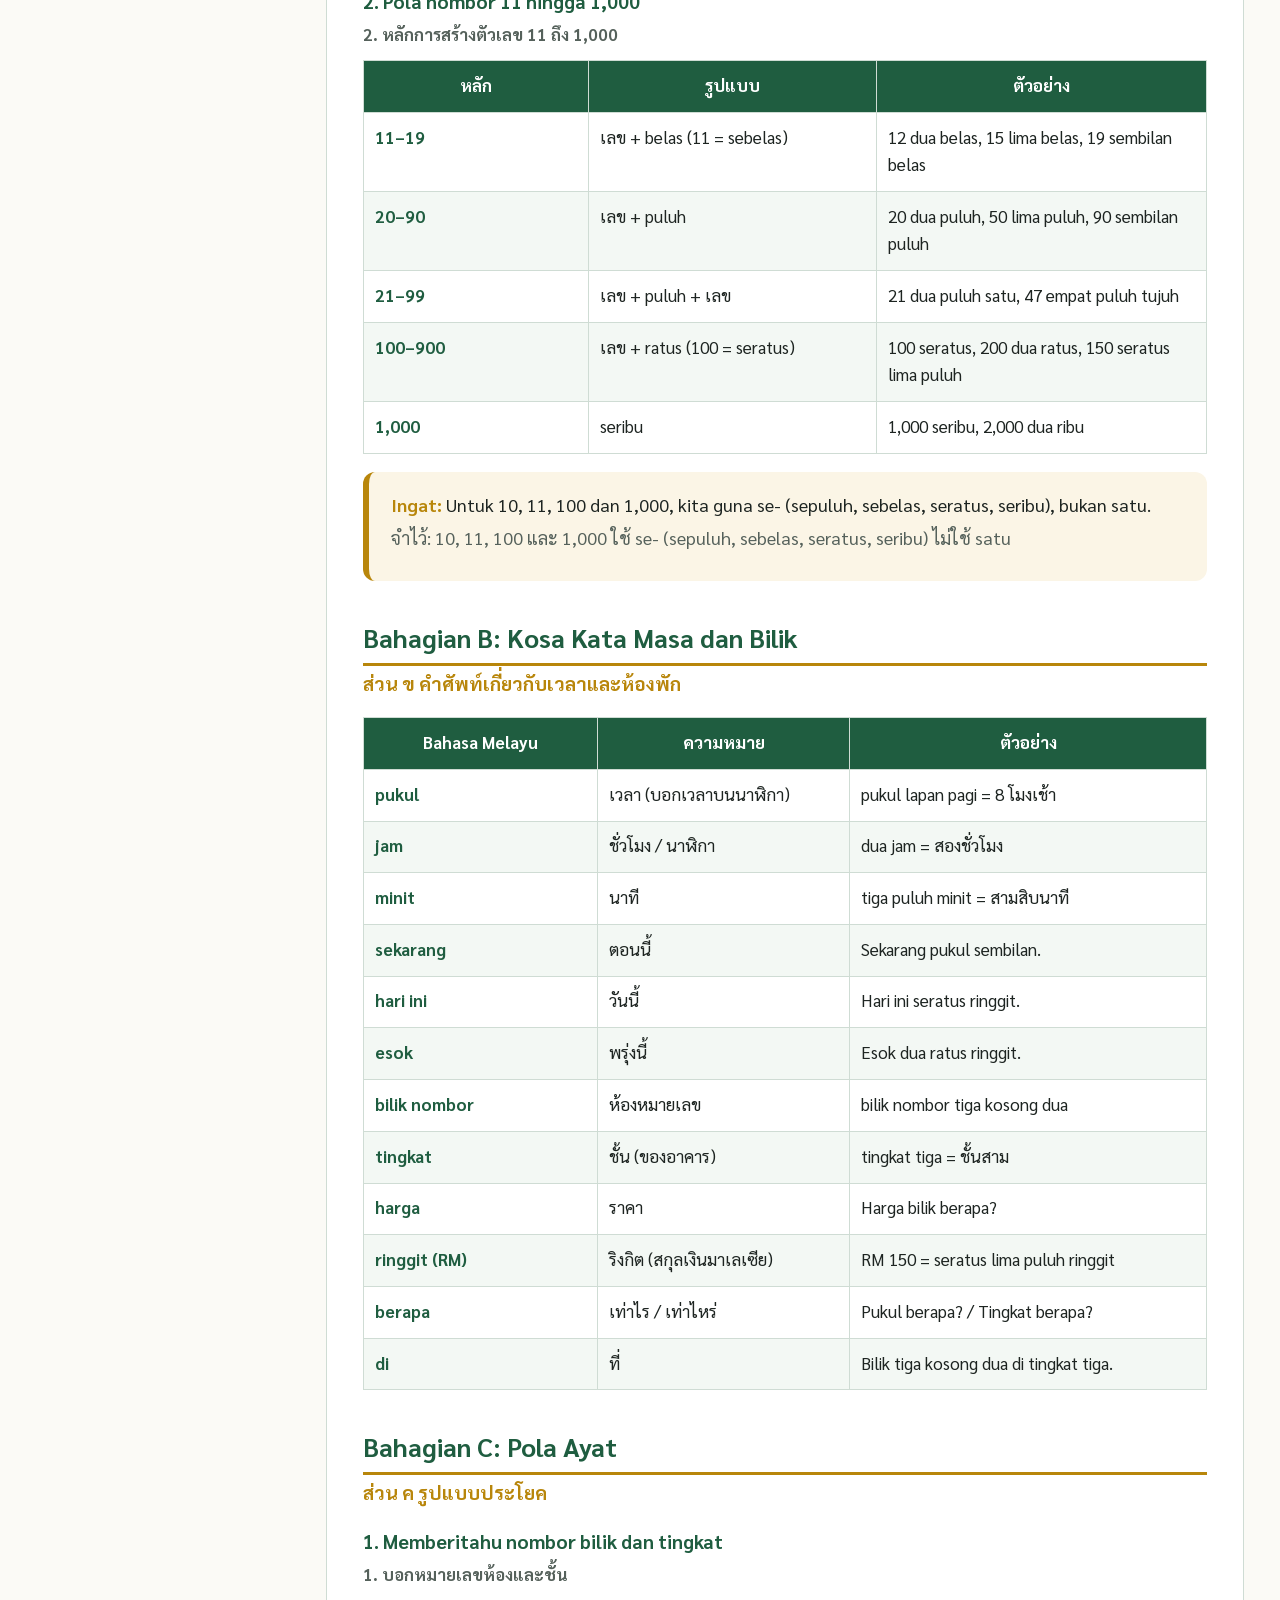
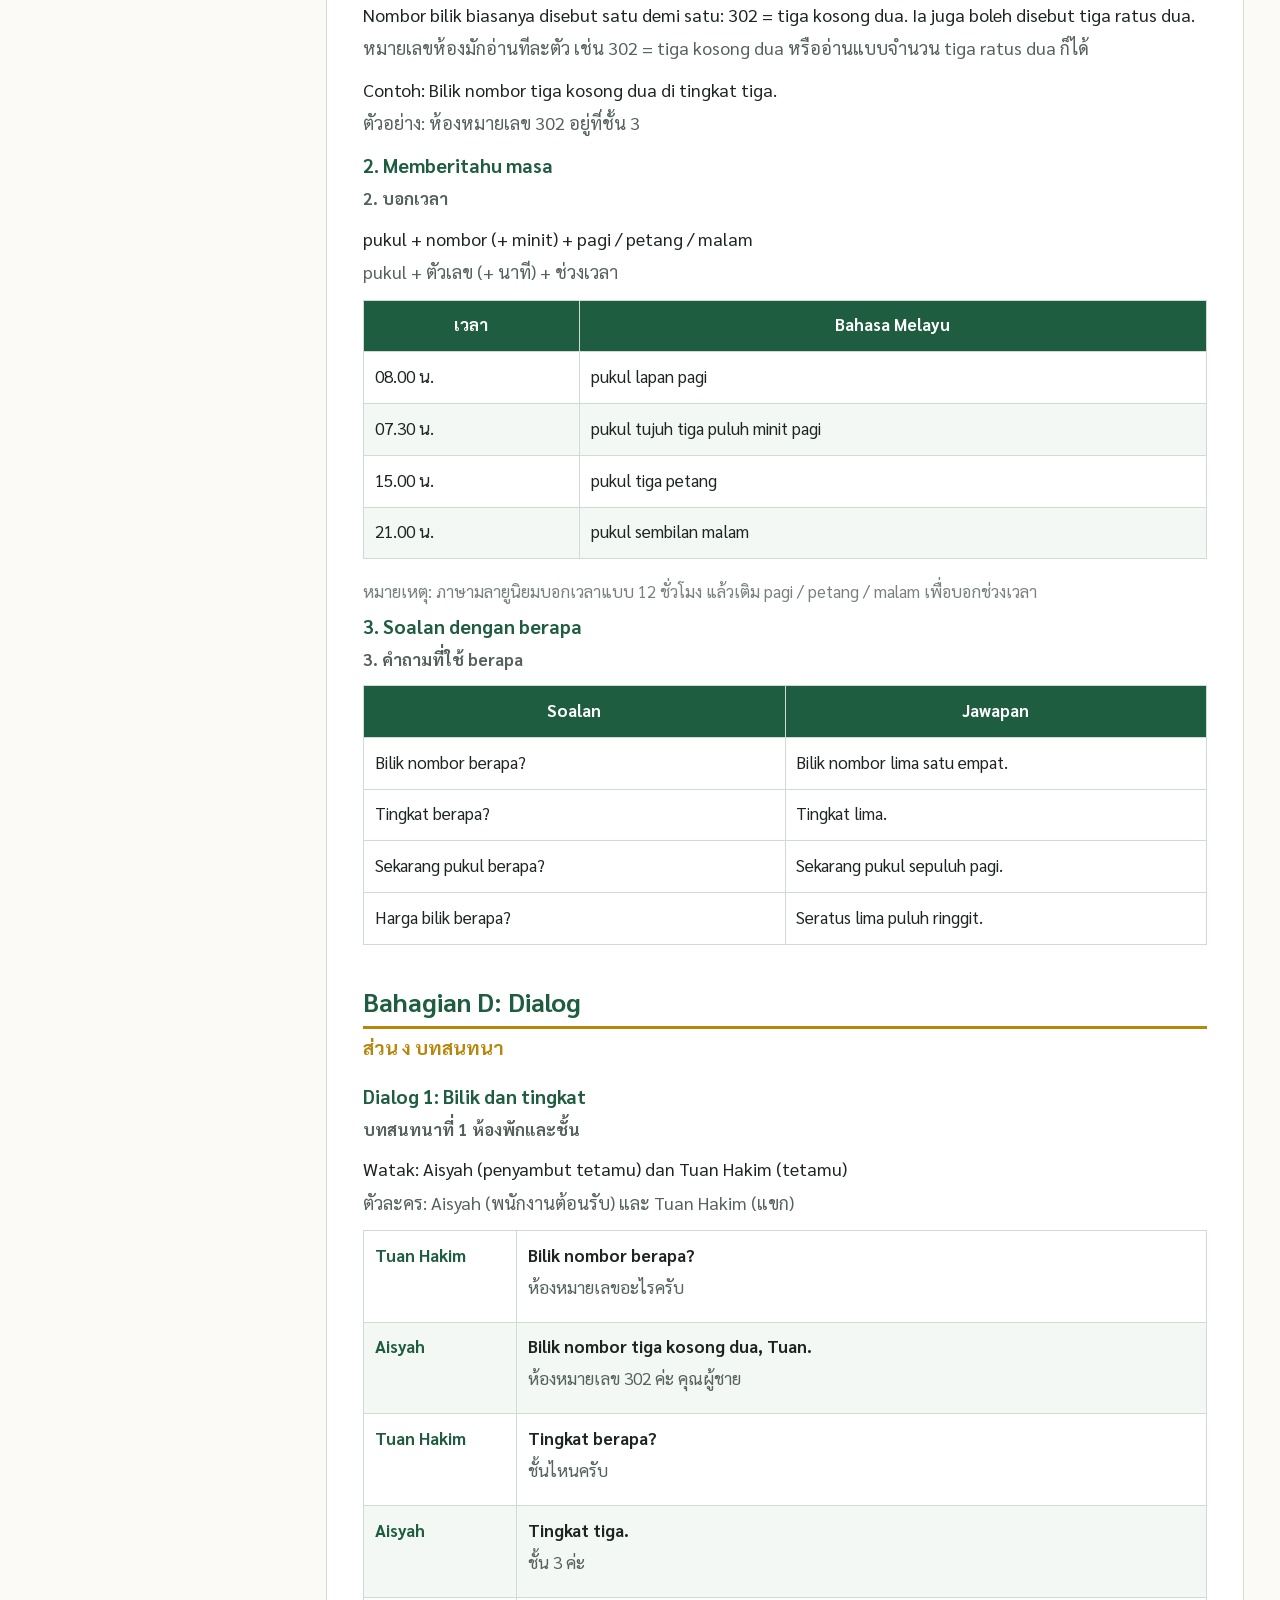
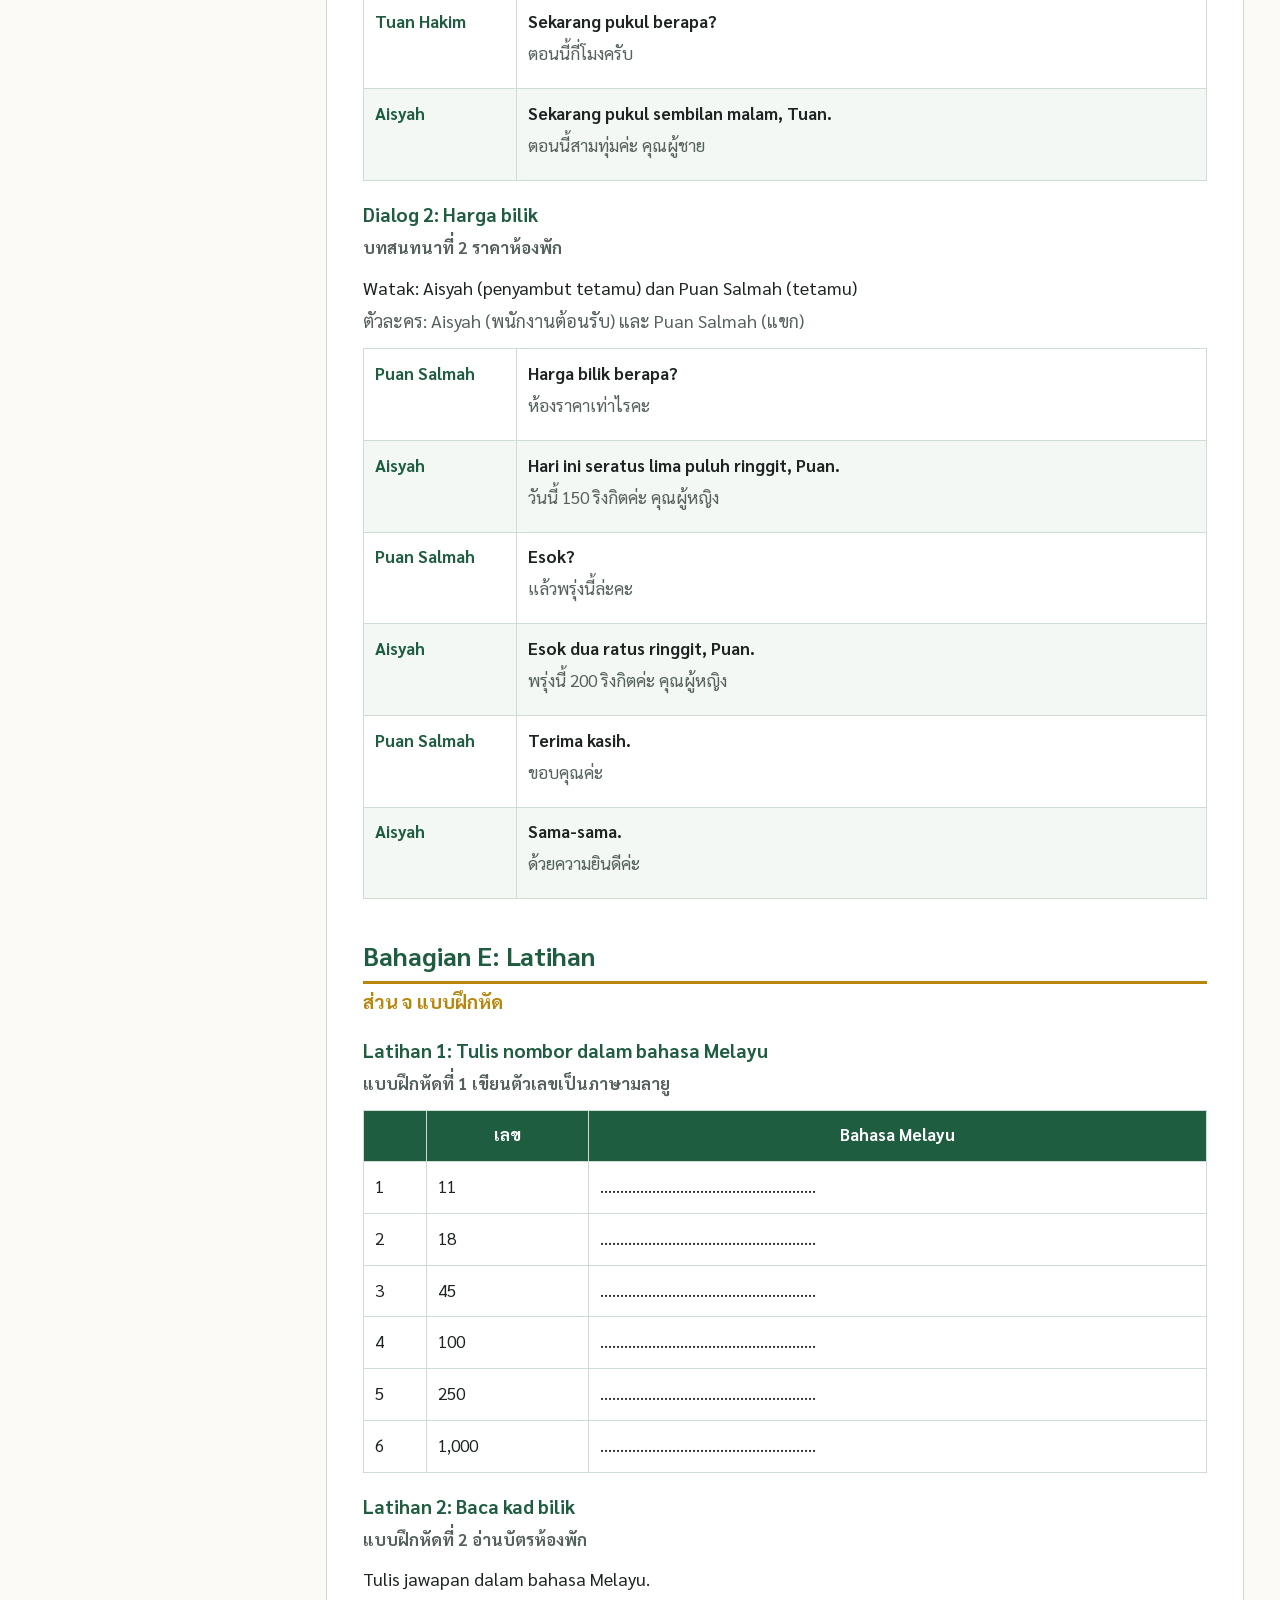
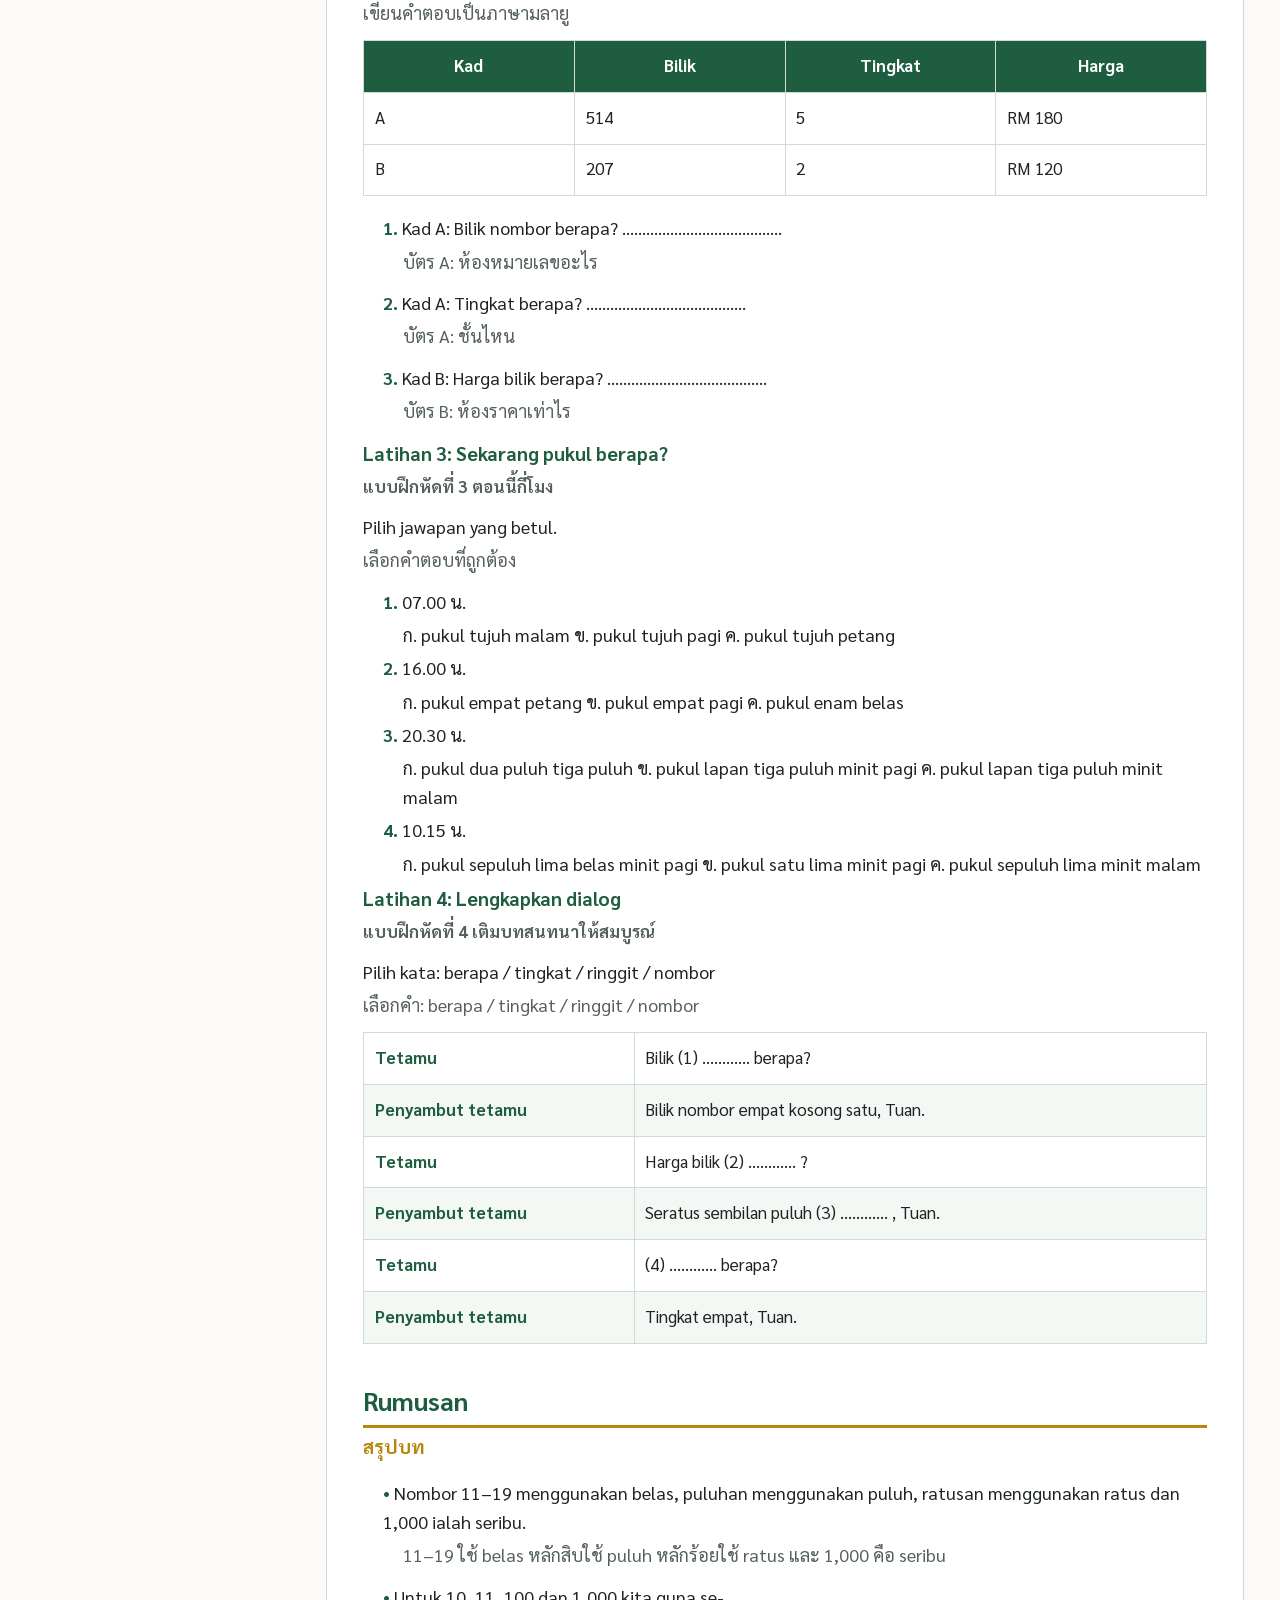
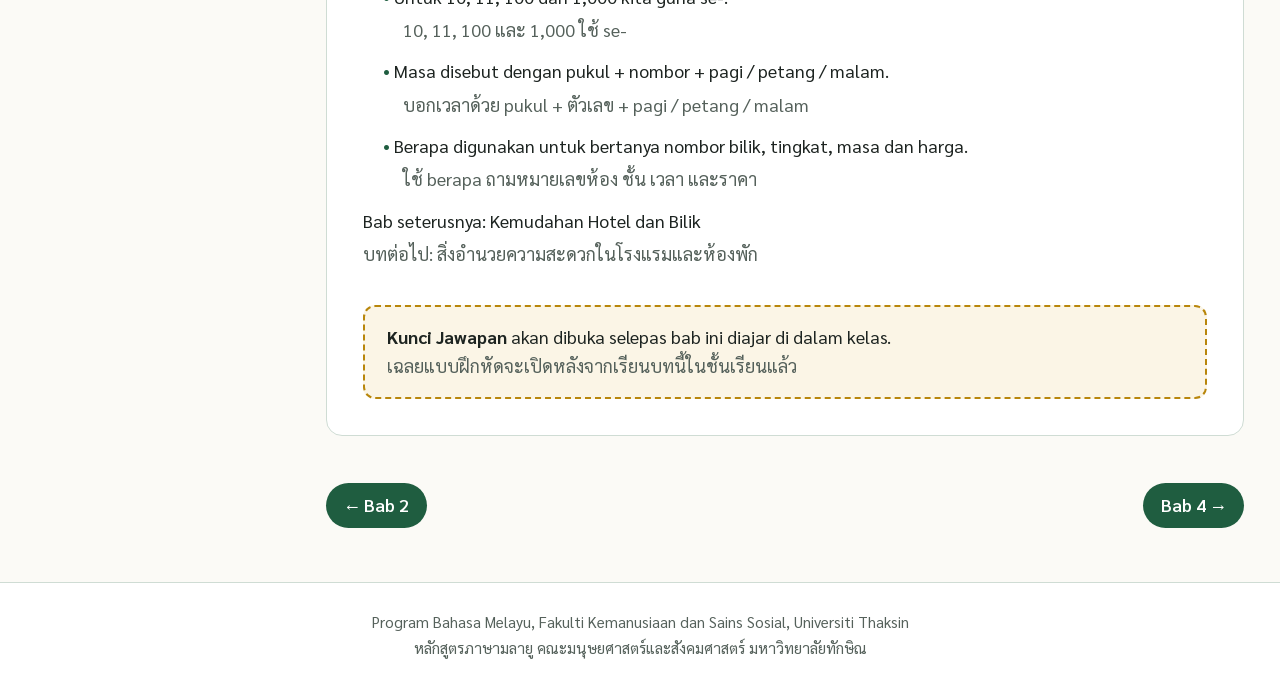
<file: bab-03.html>
<!DOCTYPE html>
<html lang="ms">
<head>
<meta charset="utf-8">
<meta name="viewport" content="width=device-width, initial-scale=1">
<title>Bab 3: Nombor dan Masa dalam Perhotelan | 0113357</title>
<link rel="preconnect" href="https://fonts.googleapis.com">
<link rel="preconnect" href="https://fonts.gstatic.com" crossorigin>
<link href="https://fonts.googleapis.com/css2?family=Sarabun:wght@400;600;700&display=swap" rel="stylesheet">
<link rel="stylesheet" href="assets/style.css">
</head>
<body>
<header class="top">
  <button class="menu-btn" aria-label="Menu" onclick="document.body.classList.toggle('nav-open')">☰</button>
  <a class="brand" href="index.html"><span class="code">0113357</span><span class="t-ms">Bahasa Melayu untuk Perhotelan</span><span class="t-th">ภาษามลายูเพื่อการโรงแรม</span></a>
</header>
<div class="layout">
<nav class="side">
  <a class="home" href="index.html"><span class="ms">Laman Utama</span><span class="th">หน้าแรก</span></a>
  <ol><li><a href="bab-01.html"><span class="num">Bab 1</span><span class="ms">Budaya Sambutan Melayu dan Kata Asas Perkhidmatan</span><span class="th">วัฒนธรรมการต้อนรับแบบมลายูและคำศัพท์พื้นฐานงานบริการ</span></a></li><li><a href="bab-02.html"><span class="num">Bab 2</span><span class="ms">Salam dan Ungkapan Menyapa</span><span class="th">การทักทายและการตอบรับแบบมลายู</span></a></li><li class="active"><a href="bab-03.html"><span class="num">Bab 3</span><span class="ms">Nombor dan Masa dalam Perhotelan</span><span class="th">ตัวเลข เวลา และการนับในงานโรงแรม</span></a></li><li><a href="bab-04.html"><span class="num">Bab 4</span><span class="ms">Kemudahan Hotel dan Bilik</span><span class="th">สิ่งอำนวยความสะดวกในโรงแรมและห้องพัก</span></a></li><li><a href="bab-05.html"><span class="num">Bab 5</span><span class="ms">Menawar Bantuan Asas</span><span class="th">การเสนอความช่วยเหลือและประโยคพื้นฐาน</span></a></li><li><a href="bab-06.html"><span class="num">Bab 6</span><span class="ms">Urusan Mendaftar Masuk (Check-in)</span><span class="th">กระบวนการต้อนรับและการเช็กอิน</span></a></li><li><a href="bab-07.html"><span class="num">Bab 7</span><span class="ms">Membaca dan Mengisi Borang Daftar Masuk</span><span class="th">การอ่านและกรอกแบบฟอร์มการเข้าพัก</span></a></li><li><a href="bab-08.html"><span class="num">Bab 8</span><span class="ms">Memberi Petunjuk Arah</span><span class="th">การบอกทิศทางและสถานที่ภายในโรงแรม</span></a></li><li><a href="bab-09.html"><span class="num">Bab 9</span><span class="ms">Perkhidmatan Bilik dan Pesanan</span><span class="th">งานบริการห้องพักและการรับคำสั่ง</span></a></li><li><a href="bab-10.html"><span class="num">Bab 10</span><span class="ms">Makanan dan Minuman Asas</span><span class="th">คำศัพท์อาหารและเครื่องดื่ม</span></a></li><li><a href="bab-11.html"><span class="num">Bab 11</span><span class="ms">Menangani Aduan Mudah</span><span class="th">การจัดการคำร้องเรียนง่าย ๆ</span></a></li><li><a href="bab-12.html"><span class="num">Bab 12</span><span class="ms">Urusan Mendaftar Keluar dan Pembayaran</span><span class="th">กระบวนการเช็กเอาต์และการชำระเงิน</span></a></li></ol>
</nav>
<main>

<section class="chap-head">
  <div class="kicker">Bab 3 · Minggu 4 <span class="th">· บทที่ 3 · คาบที่ 4</span></div>
  <h1>Nombor dan Masa dalam Perhotelan</h1>
  <p class="sub">ตัวเลข เวลา และการนับในงานโรงแรม</p>
  <a class="btn pdf" href="pdf/0113357_Bab03.pdf" download>⬇ Muat turun PDF <span class="th">ดาวน์โหลด PDF</span></a>
</section>
<article class="chap">
<h2 class="sec"><span class="c-green"><strong>Objektif Pembelajaran</strong></span></h2>
<p style="font-size:1.063em"><span class="c-gold th"><strong>จุดประสงค์การเรียนรู้</strong></span></p>
<p>Pada akhir bab ini, mahasiswa dapat:</p>
<p class="tr"><span class="c-muted th">เมื่อเรียนจบบทนี้ นิสิตสามารถ</span></p>
<p style="margin-left:1.1em"><span class="c-green"><strong>1. </strong></span>menyebut nombor 0 hingga 100 dan 1,000 dengan betul;</p>
<p class="tr" style="margin-left:2.2em"><span class="c-muted th">ออกเสียงตัวเลข 0 ถึง 100 และ 1,000 ได้ถูกต้อง</span></p>
<p style="margin-left:1.1em"><span class="c-green"><strong>2. </strong></span>memberitahu nombor bilik, tingkat, masa dan harga bilik;</p>
<p class="tr" style="margin-left:2.2em"><span class="c-muted th">บอกหมายเลขห้อง ชั้น เวลา และราคาห้องพักได้</span></p>
<p style="margin-left:1.1em"><span class="c-green"><strong>3. </strong></span>bertanya dan menjawab soalan dengan perkataan berapa.</p>
<p class="tr" style="margin-left:2.2em"><span class="c-muted th">ถามและตอบคำถามที่ใช้คำว่า </span><span class="c-muted">berapa </span><span class="c-muted th">ได้</span></p>
<div class="box f-cream"><p><span class="c-gold"><strong>Ulang kaji Bab 1–2: </strong></span>Sila masuk, Terima kasih, Sama-sama, Selamat pagi / petang / malam, Tuan, Puan.</p><p class="tr"><span class="c-muted th">ทบทวนบทที่ 1–2: คำเหล่านี้จะใช้ร่วมกับตัวเลขและเวลาในบทนี้</span></p></div>
<h2 class="sec"><span class="c-green"><strong>Bahagian A: Nombor</strong></span></h2>
<p style="font-size:1.063em"><span class="c-gold th"><strong>ส่วน ก ตัวเลข</strong></span></p>
<p style="font-size:1.063em"><span class="c-green"><strong>1. Nombor 0–10</strong></span></p>
<p class="tr" style="font-size:0.938em"><span class="c-muted"><strong>1. </strong></span><span class="c-muted th"><strong>ตัวเลข 0–10</strong></span></p>
<div class="tbl"><table><colgroup><col style="width:10.7%"><col style="width:39.3%"><col style="width:10.7%"><col style="width:39.3%"></colgroup><tr><th><p style="text-align:center"><span class="c-white th"><strong>เลข</strong></span></p></th><th><p style="text-align:center"><span class="c-white"><strong>Bahasa Melayu</strong></span></p></th><th><p style="text-align:center"><span class="c-white th"><strong>เลข</strong></span></p></th><th><p style="text-align:center"><span class="c-white"><strong>Bahasa Melayu</strong></span></p></th></tr><tr><td><p>0</p></td><td><p>kosong / sifar</p></td><td><p>6</p></td><td><p>enam</p></td></tr><tr><td class="f-light"><p>1</p></td><td class="f-light"><p>satu</p></td><td class="f-light"><p>7</p></td><td class="f-light"><p>tujuh</p></td></tr><tr><td><p>2</p></td><td><p>dua</p></td><td><p>8</p></td><td><p>lapan</p></td></tr><tr><td class="f-light"><p>3</p></td><td class="f-light"><p>tiga</p></td><td class="f-light"><p>9</p></td><td class="f-light"><p>sembilan</p></td></tr><tr><td><p>4</p></td><td><p>empat</p></td><td><p>10</p></td><td><p>sepuluh</p></td></tr><tr><td class="f-light"><p>5</p></td><td class="f-light"><p>lima</p></td><td class="f-light">&nbsp;</td><td class="f-light">&nbsp;</td></tr></table></div>
<p><span class="c-note th">หมายเหตุ: 0 ใช้ </span><span class="c-note">kosong </span><span class="c-note th">ในการบอกหมายเลขห้องและเบอร์โทรศัพท์ ส่วน </span><span class="c-note">sifar </span><span class="c-note th">เป็นคำทางการ</span></p>
<p style="font-size:1.063em"><span class="c-green"><strong>2. Pola nombor 11 hingga 1,000</strong></span></p>
<p class="tr" style="font-size:0.938em"><span class="c-muted"><strong>2. </strong></span><span class="c-muted th"><strong>หลักการสร้างตัวเลข 11 ถึง 1,000</strong></span></p>
<div class="tbl"><table><colgroup><col style="width:26.7%"><col style="width:34.2%"><col style="width:39.1%"></colgroup><tr><th><p style="text-align:center"><span class="c-white th"><strong>หลัก</strong></span></p></th><th><p style="text-align:center"><span class="c-white th"><strong>รูปแบบ</strong></span></p></th><th><p style="text-align:center"><span class="c-white th"><strong>ตัวอย่าง</strong></span></p></th></tr><tr><td><p><span class="c-green"><strong>11–19</strong></span></p></td><td><p><span class="th">เลข </span>+ belas (11 = sebelas)</p></td><td><p>12 dua belas, 15 lima belas, 19 sembilan belas</p></td></tr><tr><td class="f-light"><p><span class="c-green"><strong>20–90</strong></span></p></td><td class="f-light"><p><span class="th">เลข </span>+ puluh</p></td><td class="f-light"><p>20 dua puluh, 50 lima puluh, 90 sembilan puluh</p></td></tr><tr><td><p><span class="c-green"><strong>21–99</strong></span></p></td><td><p><span class="th">เลข </span>+ puluh + <span class="th">เลข</span></p></td><td><p>21 dua puluh satu, 47 empat puluh tujuh</p></td></tr><tr><td class="f-light"><p><span class="c-green"><strong>100–900</strong></span></p></td><td class="f-light"><p><span class="th">เลข </span>+ ratus (100 = seratus)</p></td><td class="f-light"><p>100 seratus, 200 dua ratus, 150 seratus lima puluh</p></td></tr><tr><td><p><span class="c-green"><strong>1,000</strong></span></p></td><td><p>seribu</p></td><td><p>1,000 seribu, 2,000 dua ribu</p></td></tr></table></div>

<div class="box f-cream"><p><span class="c-gold"><strong>Ingat: </strong></span>Untuk 10, 11, 100 dan 1,000, kita guna se- (sepuluh, sebelas, seratus, seribu), bukan satu.</p><p class="tr"><span class="c-muted th">จำไว้: 10, 11, 100 และ 1,000 ใช้ </span><span class="c-muted">se- (sepuluh, sebelas, seratus, seribu) </span><span class="c-muted th">ไม่ใช้ </span><span class="c-muted">satu</span></p></div>
<h2 class="sec"><span class="c-green"><strong>Bahagian B: Kosa Kata Masa dan Bilik</strong></span></h2>
<p style="font-size:1.063em"><span class="c-gold th"><strong>ส่วน ข คำศัพท์เกี่ยวกับเวลาและห้องพัก</strong></span></p>
<div class="tbl"><table><colgroup><col style="width:27.8%"><col style="width:29.9%"><col style="width:42.3%"></colgroup><tr><th><p style="text-align:center"><span class="c-white"><strong>Bahasa Melayu</strong></span></p></th><th><p style="text-align:center"><span class="c-white th"><strong>ความหมาย</strong></span></p></th><th><p style="text-align:center"><span class="c-white th"><strong>ตัวอย่าง</strong></span></p></th></tr><tr><td><p><span class="c-green"><strong>pukul</strong></span></p></td><td><p><span class="th">เวลา (บอกเวลาบนนาฬิกา)</span></p></td><td><p>pukul lapan pagi = 8 <span class="th">โมงเช้า</span></p></td></tr><tr><td class="f-light"><p><span class="c-green"><strong>jam</strong></span></p></td><td class="f-light"><p><span class="th">ชั่วโมง / นาฬิกา</span></p></td><td class="f-light"><p>dua jam = <span class="th">สองชั่วโมง</span></p></td></tr><tr><td><p><span class="c-green"><strong>minit</strong></span></p></td><td><p><span class="th">นาที</span></p></td><td><p>tiga puluh minit = <span class="th">สามสิบนาที</span></p></td></tr><tr><td class="f-light"><p><span class="c-green"><strong>sekarang</strong></span></p></td><td class="f-light"><p><span class="th">ตอนนี้</span></p></td><td class="f-light"><p>Sekarang pukul sembilan.</p></td></tr><tr><td><p><span class="c-green"><strong>hari ini</strong></span></p></td><td><p><span class="th">วันนี้</span></p></td><td><p>Hari ini seratus ringgit.</p></td></tr><tr><td class="f-light"><p><span class="c-green"><strong>esok</strong></span></p></td><td class="f-light"><p><span class="th">พรุ่งนี้</span></p></td><td class="f-light"><p>Esok dua ratus ringgit.</p></td></tr><tr><td><p><span class="c-green"><strong>bilik nombor</strong></span></p></td><td><p><span class="th">ห้องหมายเลข</span></p></td><td><p>bilik nombor tiga kosong dua</p></td></tr><tr><td class="f-light"><p><span class="c-green"><strong>tingkat</strong></span></p></td><td class="f-light"><p><span class="th">ชั้น (ของอาคาร)</span></p></td><td class="f-light"><p>tingkat tiga = <span class="th">ชั้นสาม</span></p></td></tr><tr><td><p><span class="c-green"><strong>harga</strong></span></p></td><td><p><span class="th">ราคา</span></p></td><td><p>Harga bilik berapa?</p></td></tr><tr><td class="f-light"><p><span class="c-green"><strong>ringgit (RM)</strong></span></p></td><td class="f-light"><p><span class="th">ริงกิต (สกุลเงินมาเลเซีย)</span></p></td><td class="f-light"><p>RM 150 = seratus lima puluh ringgit</p></td></tr><tr><td><p><span class="c-green"><strong>berapa</strong></span></p></td><td><p><span class="th">เท่าไร / เท่าไหร่</span></p></td><td><p>Pukul berapa? / Tingkat berapa?</p></td></tr><tr><td class="f-light"><p><span class="c-green"><strong>di</strong></span></p></td><td class="f-light"><p><span class="th">ที่</span></p></td><td class="f-light"><p>Bilik tiga kosong dua di tingkat tiga.</p></td></tr></table></div>
<h2 class="sec"><span class="c-green"><strong>Bahagian C: Pola Ayat</strong></span></h2>
<p style="font-size:1.063em"><span class="c-gold th"><strong>ส่วน ค รูปแบบประโยค</strong></span></p>
<p style="font-size:1.063em"><span class="c-green"><strong>1. Memberitahu nombor bilik dan tingkat</strong></span></p>
<p class="tr" style="font-size:0.938em"><span class="c-muted"><strong>1. </strong></span><span class="c-muted th"><strong>บอกหมายเลขห้องและชั้น</strong></span></p>
<p>Nombor bilik biasanya disebut satu demi satu: 302 = tiga kosong dua. Ia juga boleh disebut tiga ratus dua.</p>
<p class="tr"><span class="c-muted th">หมายเลขห้องมักอ่านทีละตัว เช่น 302 </span><span class="c-muted">= tiga kosong dua </span><span class="c-muted th">หรืออ่านแบบจำนวน </span><span class="c-muted">tiga ratus dua </span><span class="c-muted th">ก็ได้</span></p>
<p>Contoh: Bilik nombor tiga kosong dua di tingkat tiga.</p>
<p class="tr"><span class="c-muted th">ตัวอย่าง: ห้องหมายเลข 302 อยู่ที่ชั้น 3</span></p>
<p style="font-size:1.063em"><span class="c-green"><strong>2. Memberitahu masa</strong></span></p>
<p class="tr" style="font-size:0.938em"><span class="c-muted"><strong>2. </strong></span><span class="c-muted th"><strong>บอกเวลา</strong></span></p>
<p>pukul + nombor (+ minit) + pagi / petang / malam</p>
<p class="tr"><span class="c-muted">pukul + </span><span class="c-muted th">ตัวเลข (</span><span class="c-muted">+ </span><span class="c-muted th">นาที) </span><span class="c-muted">+ </span><span class="c-muted th">ช่วงเวลา</span></p>
<div class="tbl"><table><colgroup><col style="width:25.6%"><col style="width:74.4%"></colgroup><tr><th><p style="text-align:center"><span class="c-white th"><strong>เวลา</strong></span></p></th><th><p style="text-align:center"><span class="c-white"><strong>Bahasa Melayu</strong></span></p></th></tr><tr><td><p>08.00 <span class="th">น.</span></p></td><td><p>pukul lapan pagi</p></td></tr><tr><td class="f-light"><p>07.30 <span class="th">น.</span></p></td><td class="f-light"><p>pukul tujuh tiga puluh minit pagi</p></td></tr><tr><td><p>15.00 <span class="th">น.</span></p></td><td><p>pukul tiga petang</p></td></tr><tr><td class="f-light"><p>21.00 <span class="th">น.</span></p></td><td class="f-light"><p>pukul sembilan malam</p></td></tr></table></div>
<p><span class="c-note th">หมายเหตุ: ภาษามลายูนิยมบอกเวลาแบบ 12 ชั่วโมง แล้วเติม </span><span class="c-note">pagi / petang / malam </span><span class="c-note th">เพื่อบอกช่วงเวลา</span></p>
<p style="font-size:1.063em"><span class="c-green"><strong>3. Soalan dengan berapa</strong></span></p>
<p class="tr" style="font-size:0.938em"><span class="c-muted"><strong>3. </strong></span><span class="c-muted th"><strong>คำถามที่ใช้ </strong></span><span class="c-muted"><strong>berapa</strong></span></p>
<div class="tbl"><table><colgroup><col style="width:50.0%"><col style="width:50.0%"></colgroup><tr><th><p style="text-align:center"><span class="c-white"><strong>Soalan</strong></span></p></th><th><p style="text-align:center"><span class="c-white"><strong>Jawapan</strong></span></p></th></tr><tr><td><p>Bilik nombor berapa?</p></td><td><p>Bilik nombor lima satu empat.</p></td></tr><tr><td><p>Tingkat berapa?</p></td><td><p>Tingkat lima.</p></td></tr><tr><td><p>Sekarang pukul berapa?</p></td><td><p>Sekarang pukul sepuluh pagi.</p></td></tr><tr><td><p>Harga bilik berapa?</p></td><td><p>Seratus lima puluh ringgit.</p></td></tr></table></div>
<h2 class="sec"><span class="c-green"><strong>Bahagian D: Dialog</strong></span></h2>
<p style="font-size:1.063em"><span class="c-gold th"><strong>ส่วน ง บทสนทนา</strong></span></p>
<p style="font-size:1.063em"><span class="c-green"><strong>Dialog 1: Bilik dan tingkat</strong></span></p>
<p class="tr" style="font-size:0.938em"><span class="c-muted th"><strong>บทสนทนาที่ 1 ห้องพักและชั้น</strong></span></p>
<p>Watak: Aisyah (penyambut tetamu) dan Tuan Hakim (tetamu)</p>
<p class="tr"><span class="c-muted th">ตัวละคร: </span><span class="c-muted">Aisyah (</span><span class="c-muted th">พนักงานต้อนรับ) และ </span><span class="c-muted">Tuan Hakim (</span><span class="c-muted th">แขก)</span></p>
<div class="tbl"><table><colgroup><col style="width:18.2%"><col style="width:81.8%"></colgroup><tr><td><p><span class="c-green"><strong>Tuan Hakim</strong></span></p></td><td><p><strong>Bilik nombor berapa?</strong></p><p class="tr"><span class="c-muted th">ห้องหมายเลขอะไรครับ</span></p></td></tr><tr><td class="f-light"><p><span class="c-green"><strong>Aisyah</strong></span></p></td><td class="f-light"><p><strong>Bilik nombor tiga kosong dua, Tuan.</strong></p><p class="tr"><span class="c-muted th">ห้องหมายเลข 302 ค่ะ คุณผู้ชาย</span></p></td></tr><tr><td><p><span class="c-green"><strong>Tuan Hakim</strong></span></p></td><td><p><strong>Tingkat berapa?</strong></p><p class="tr"><span class="c-muted th">ชั้นไหนครับ</span></p></td></tr><tr><td class="f-light"><p><span class="c-green"><strong>Aisyah</strong></span></p></td><td class="f-light"><p><strong>Tingkat tiga.</strong></p><p class="tr"><span class="c-muted th">ชั้น 3 ค่ะ</span></p></td></tr><tr><td><p><span class="c-green"><strong>Tuan Hakim</strong></span></p></td><td><p><strong>Sekarang pukul berapa?</strong></p><p class="tr"><span class="c-muted th">ตอนนี้กี่โมงครับ</span></p></td></tr><tr><td class="f-light"><p><span class="c-green"><strong>Aisyah</strong></span></p></td><td class="f-light"><p><strong>Sekarang pukul sembilan malam, Tuan.</strong></p><p class="tr"><span class="c-muted th">ตอนนี้สามทุ่มค่ะ คุณผู้ชาย</span></p></td></tr></table></div>

<p style="font-size:1.063em"><span class="c-green"><strong>Dialog 2: Harga bilik</strong></span></p>
<p class="tr" style="font-size:0.938em"><span class="c-muted th"><strong>บทสนทนาที่ 2 ราคาห้องพัก</strong></span></p>
<p>Watak: Aisyah (penyambut tetamu) dan Puan Salmah (tetamu)</p>
<p class="tr"><span class="c-muted th">ตัวละคร: </span><span class="c-muted">Aisyah (</span><span class="c-muted th">พนักงานต้อนรับ) และ </span><span class="c-muted">Puan Salmah (</span><span class="c-muted th">แขก)</span></p>
<div class="tbl"><table><colgroup><col style="width:18.2%"><col style="width:81.8%"></colgroup><tr><td><p><span class="c-green"><strong>Puan Salmah</strong></span></p></td><td><p><strong>Harga bilik berapa?</strong></p><p class="tr"><span class="c-muted th">ห้องราคาเท่าไรคะ</span></p></td></tr><tr><td class="f-light"><p><span class="c-green"><strong>Aisyah</strong></span></p></td><td class="f-light"><p><strong>Hari ini seratus lima puluh ringgit, Puan.</strong></p><p class="tr"><span class="c-muted th">วันนี้ 150 ริงกิตค่ะ คุณผู้หญิง</span></p></td></tr><tr><td><p><span class="c-green"><strong>Puan Salmah</strong></span></p></td><td><p><strong>Esok?</strong></p><p class="tr"><span class="c-muted th">แล้วพรุ่งนี้ล่ะคะ</span></p></td></tr><tr><td class="f-light"><p><span class="c-green"><strong>Aisyah</strong></span></p></td><td class="f-light"><p><strong>Esok dua ratus ringgit, Puan.</strong></p><p class="tr"><span class="c-muted th">พรุ่งนี้ 200 ริงกิตค่ะ คุณผู้หญิง</span></p></td></tr><tr><td><p><span class="c-green"><strong>Puan Salmah</strong></span></p></td><td><p><strong>Terima kasih.</strong></p><p class="tr"><span class="c-muted th">ขอบคุณค่ะ</span></p></td></tr><tr><td class="f-light"><p><span class="c-green"><strong>Aisyah</strong></span></p></td><td class="f-light"><p><strong>Sama-sama.</strong></p><p class="tr"><span class="c-muted th">ด้วยความยินดีค่ะ</span></p></td></tr></table></div>
<h2 class="sec"><span class="c-green"><strong>Bahagian E: Latihan</strong></span></h2>
<p style="font-size:1.063em"><span class="c-gold th"><strong>ส่วน จ แบบฝึกหัด</strong></span></p>
<p style="font-size:1.063em"><span class="c-green"><strong>Latihan 1: Tulis nombor dalam bahasa Melayu</strong></span></p>
<p class="tr" style="font-size:0.938em"><span class="c-muted th"><strong>แบบฝึกหัดที่ 1 เขียนตัวเลขเป็นภาษามลายู</strong></span></p>
<div class="tbl"><table><colgroup><col style="width:7.5%"><col style="width:19.2%"><col style="width:73.3%"></colgroup><tr><th>&nbsp;</th><th><p style="text-align:center"><span class="c-white th"><strong>เลข</strong></span></p></th><th><p style="text-align:center"><span class="c-white"><strong>Bahasa Melayu</strong></span></p></th></tr><tr><td><p>1</p></td><td><p>11</p></td><td><p>......................................................</p></td></tr><tr><td><p>2</p></td><td><p>18</p></td><td><p>......................................................</p></td></tr><tr><td><p>3</p></td><td><p>45</p></td><td><p>......................................................</p></td></tr><tr><td><p>4</p></td><td><p>100</p></td><td><p>......................................................</p></td></tr><tr><td><p>5</p></td><td><p>250</p></td><td><p>......................................................</p></td></tr><tr><td><p>6</p></td><td><p>1,000</p></td><td><p>......................................................</p></td></tr></table></div>

<p style="font-size:1.063em"><span class="c-green"><strong>Latihan 2: Baca kad bilik</strong></span></p>
<p class="tr" style="font-size:0.938em"><span class="c-muted th"><strong>แบบฝึกหัดที่ 2 อ่านบัตรห้องพัก</strong></span></p>
<p>Tulis jawapan dalam bahasa Melayu.</p>
<p class="tr"><span class="c-muted th">เขียนคำตอบเป็นภาษามลายู</span></p>
<div class="tbl"><table><colgroup><col style="width:25.0%"><col style="width:25.0%"><col style="width:25.0%"><col style="width:25.0%"></colgroup><tr><th><p style="text-align:center"><span class="c-white"><strong>Kad</strong></span></p></th><th><p style="text-align:center"><span class="c-white"><strong>Bilik</strong></span></p></th><th><p style="text-align:center"><span class="c-white"><strong>Tingkat</strong></span></p></th><th><p style="text-align:center"><span class="c-white"><strong>Harga</strong></span></p></th></tr><tr><td><p>A</p></td><td><p>514</p></td><td><p>5</p></td><td><p>RM 180</p></td></tr><tr><td><p>B</p></td><td><p>207</p></td><td><p>2</p></td><td><p>RM 120</p></td></tr></table></div>
<p style="margin-left:1.1em"><span class="c-green"><strong>1. </strong></span>Kad A: Bilik nombor berapa?  ........................................</p>
<p class="tr" style="margin-left:2.2em"><span class="c-muted th">บัตร </span><span class="c-muted">A: </span><span class="c-muted th">ห้องหมายเลขอะไร</span></p>
<p style="margin-left:1.1em"><span class="c-green"><strong>2. </strong></span>Kad A: Tingkat berapa?  ........................................</p>
<p class="tr" style="margin-left:2.2em"><span class="c-muted th">บัตร </span><span class="c-muted">A: </span><span class="c-muted th">ชั้นไหน</span></p>
<p style="margin-left:1.1em"><span class="c-green"><strong>3. </strong></span>Kad B: Harga bilik berapa?  ........................................</p>
<p class="tr" style="margin-left:2.2em"><span class="c-muted th">บัตร </span><span class="c-muted">B: </span><span class="c-muted th">ห้องราคาเท่าไร</span></p>
<p style="font-size:1.063em"><span class="c-green"><strong>Latihan 3: Sekarang pukul berapa?</strong></span></p>
<p class="tr" style="font-size:0.938em"><span class="c-muted th"><strong>แบบฝึกหัดที่ 3 ตอนนี้กี่โมง</strong></span></p>
<p>Pilih jawapan yang betul.</p>
<p class="tr"><span class="c-muted th">เลือกคำตอบที่ถูกต้อง</span></p>
<p style="margin-left:1.1em"><span class="c-green"><strong>1. </strong></span>07.00 <span class="th">น.</span></p>
<p style="margin-left:2.2em"><span class="th">ก. </span>pukul tujuh malam   <span class="th">ข. </span>pukul tujuh pagi   <span class="th">ค. </span>pukul tujuh petang</p>
<p style="margin-left:1.1em"><span class="c-green"><strong>2. </strong></span>16.00 <span class="th">น.</span></p>
<p style="margin-left:2.2em"><span class="th">ก. </span>pukul empat petang   <span class="th">ข. </span>pukul empat pagi   <span class="th">ค. </span>pukul enam belas</p>
<p style="margin-left:1.1em"><span class="c-green"><strong>3. </strong></span>20.30 <span class="th">น.</span></p>
<p style="margin-left:2.2em"><span class="th">ก. </span>pukul dua puluh tiga puluh   <span class="th">ข. </span>pukul lapan tiga puluh minit pagi   <span class="th">ค. </span>pukul lapan tiga puluh minit malam</p>
<p style="margin-left:1.1em"><span class="c-green"><strong>4. </strong></span>10.15 <span class="th">น.</span></p>
<p style="margin-left:2.2em"><span class="th">ก. </span>pukul sepuluh lima belas minit pagi   <span class="th">ข. </span>pukul satu lima minit pagi   <span class="th">ค. </span>pukul sepuluh lima minit malam</p>
<p style="font-size:1.063em"><span class="c-green"><strong>Latihan 4: Lengkapkan dialog</strong></span></p>
<p class="tr" style="font-size:0.938em"><span class="c-muted th"><strong>แบบฝึกหัดที่ 4 เติมบทสนทนาให้สมบูรณ์</strong></span></p>
<p>Pilih kata: berapa / tingkat / ringgit / nombor</p>
<p class="tr"><span class="c-muted th">เลือกคำ: </span><span class="c-muted">berapa / tingkat / ringgit / nombor</span></p>
<div class="tbl"><table><colgroup><col style="width:32.1%"><col style="width:67.9%"></colgroup><tr><td><p><span class="c-green"><strong>Tetamu</strong></span></p></td><td><p>Bilik (1) ............ berapa?</p></td></tr><tr><td class="f-light"><p><span class="c-green"><strong>Penyambut tetamu</strong></span></p></td><td class="f-light"><p>Bilik nombor empat kosong satu, Tuan.</p></td></tr><tr><td><p><span class="c-green"><strong>Tetamu</strong></span></p></td><td><p>Harga bilik (2) ............ ?</p></td></tr><tr><td class="f-light"><p><span class="c-green"><strong>Penyambut tetamu</strong></span></p></td><td class="f-light"><p>Seratus sembilan puluh (3) ............ , Tuan.</p></td></tr><tr><td><p><span class="c-green"><strong>Tetamu</strong></span></p></td><td><p>(4) ............ berapa?</p></td></tr><tr><td class="f-light"><p><span class="c-green"><strong>Penyambut tetamu</strong></span></p></td><td class="f-light"><p>Tingkat empat, Tuan.</p></td></tr></table></div>
<h2 class="sec"><span class="c-green"><strong>Rumusan</strong></span></h2>
<p style="font-size:1.063em"><span class="c-gold th"><strong>สรุปบท</strong></span></p>
<p style="margin-left:1.1em"><span class="c-green"><strong>• </strong></span>Nombor 11–19 menggunakan belas, puluhan menggunakan puluh, ratusan menggunakan ratus dan 1,000 ialah seribu.</p>
<p class="tr" style="margin-left:2.2em"><span class="c-muted">11–19 </span><span class="c-muted th">ใช้ </span><span class="c-muted">belas </span><span class="c-muted th">หลักสิบใช้ </span><span class="c-muted">puluh </span><span class="c-muted th">หลักร้อยใช้ </span><span class="c-muted">ratus </span><span class="c-muted th">และ 1,000 คือ </span><span class="c-muted">seribu</span></p>
<p style="margin-left:1.1em"><span class="c-green"><strong>• </strong></span>Untuk 10, 11, 100 dan 1,000 kita guna se-.</p>
<p class="tr" style="margin-left:2.2em"><span class="c-muted">10, 11, 100 </span><span class="c-muted th">และ 1,000 ใช้ </span><span class="c-muted">se-</span></p>
<p style="margin-left:1.1em"><span class="c-green"><strong>• </strong></span>Masa disebut dengan pukul + nombor + pagi / petang / malam.</p>
<p class="tr" style="margin-left:2.2em"><span class="c-muted th">บอกเวลาด้วย </span><span class="c-muted">pukul + </span><span class="c-muted th">ตัวเลข </span><span class="c-muted">+ pagi / petang / malam</span></p>
<p style="margin-left:1.1em"><span class="c-green"><strong>• </strong></span>Berapa digunakan untuk bertanya nombor bilik, tingkat, masa dan harga.</p>
<p class="tr" style="margin-left:2.2em"><span class="c-muted th">ใช้ </span><span class="c-muted">berapa </span><span class="c-muted th">ถามหมายเลขห้อง ชั้น เวลา และราคา</span></p>
<p>Bab seterusnya: Kemudahan Hotel dan Bilik</p>
<p class="tr"><span class="c-muted th">บทต่อไป: สิ่งอำนวยความสะดวกในโรงแรมและห้องพัก</span></p>
<div class="ans locked"><p><strong>Kunci Jawapan</strong> akan dibuka selepas bab ini diajar di dalam kelas.</p><p class="tr">เฉลยแบบฝึกหัดจะเปิดหลังจากเรียนบทนี้ในชั้นเรียนแล้ว</p></div>
</article>
<div class="pager"><a class="btn" href="bab-02.html">← Bab 2</a><a class="btn" href="bab-04.html">Bab 4 →</a></div>
</main>
</div>
<footer class="foot">
  <p>Program Bahasa Melayu, Fakulti Kemanusiaan dan Sains Sosial, Universiti Thaksin</p>
  <p class="th">หลักสูตรภาษามลายู คณะมนุษยศาสตร์และสังคมศาสตร์ มหาวิทยาลัยทักษิณ</p>
</footer>
<!-- GoatCounter: statistik pelawat · สถิติผู้เข้าชม -->
<script data-goatcounter="https://bm-perhotelan.goatcounter.com/count" async src="//gc.zgo.at/count.js"></script>
<script>document.querySelectorAll('.side a').forEach(a=>a.addEventListener('click',()=>document.body.classList.remove('nav-open')));</script>
</body>
</html>
</file>
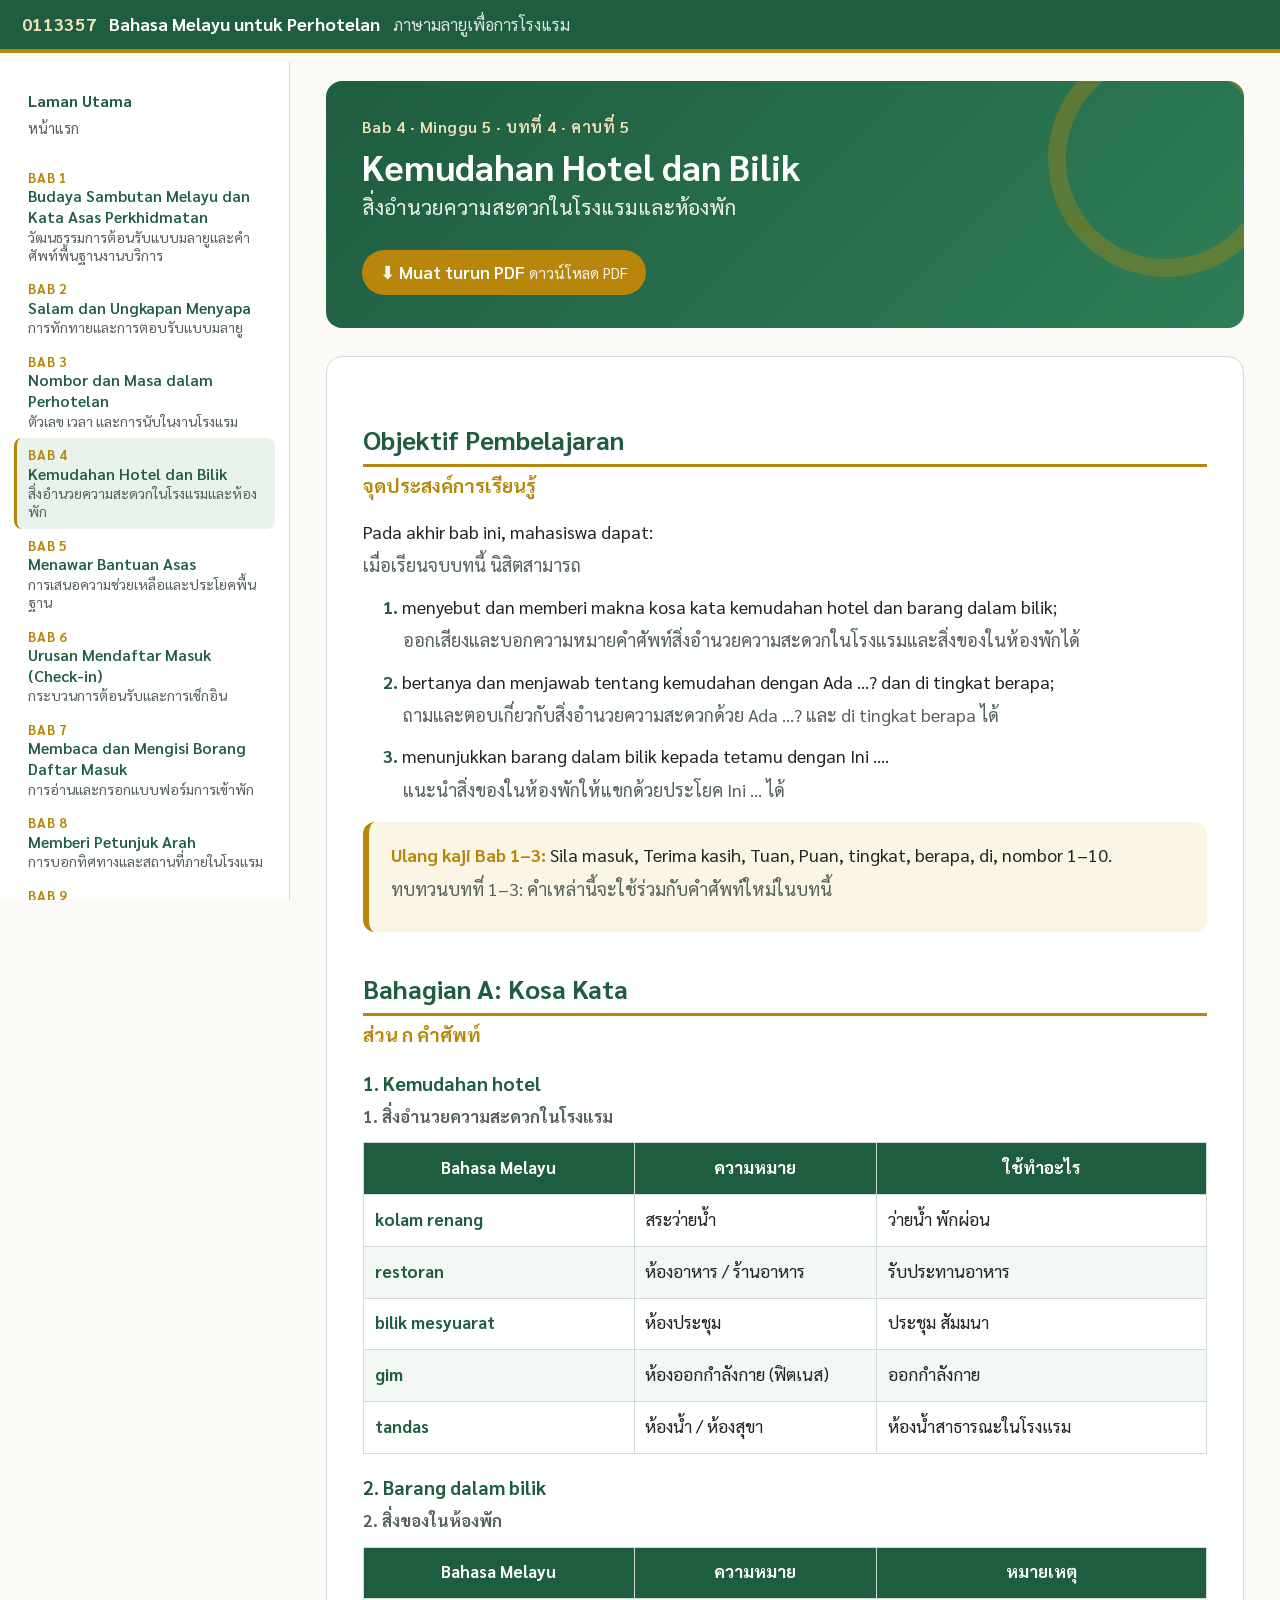
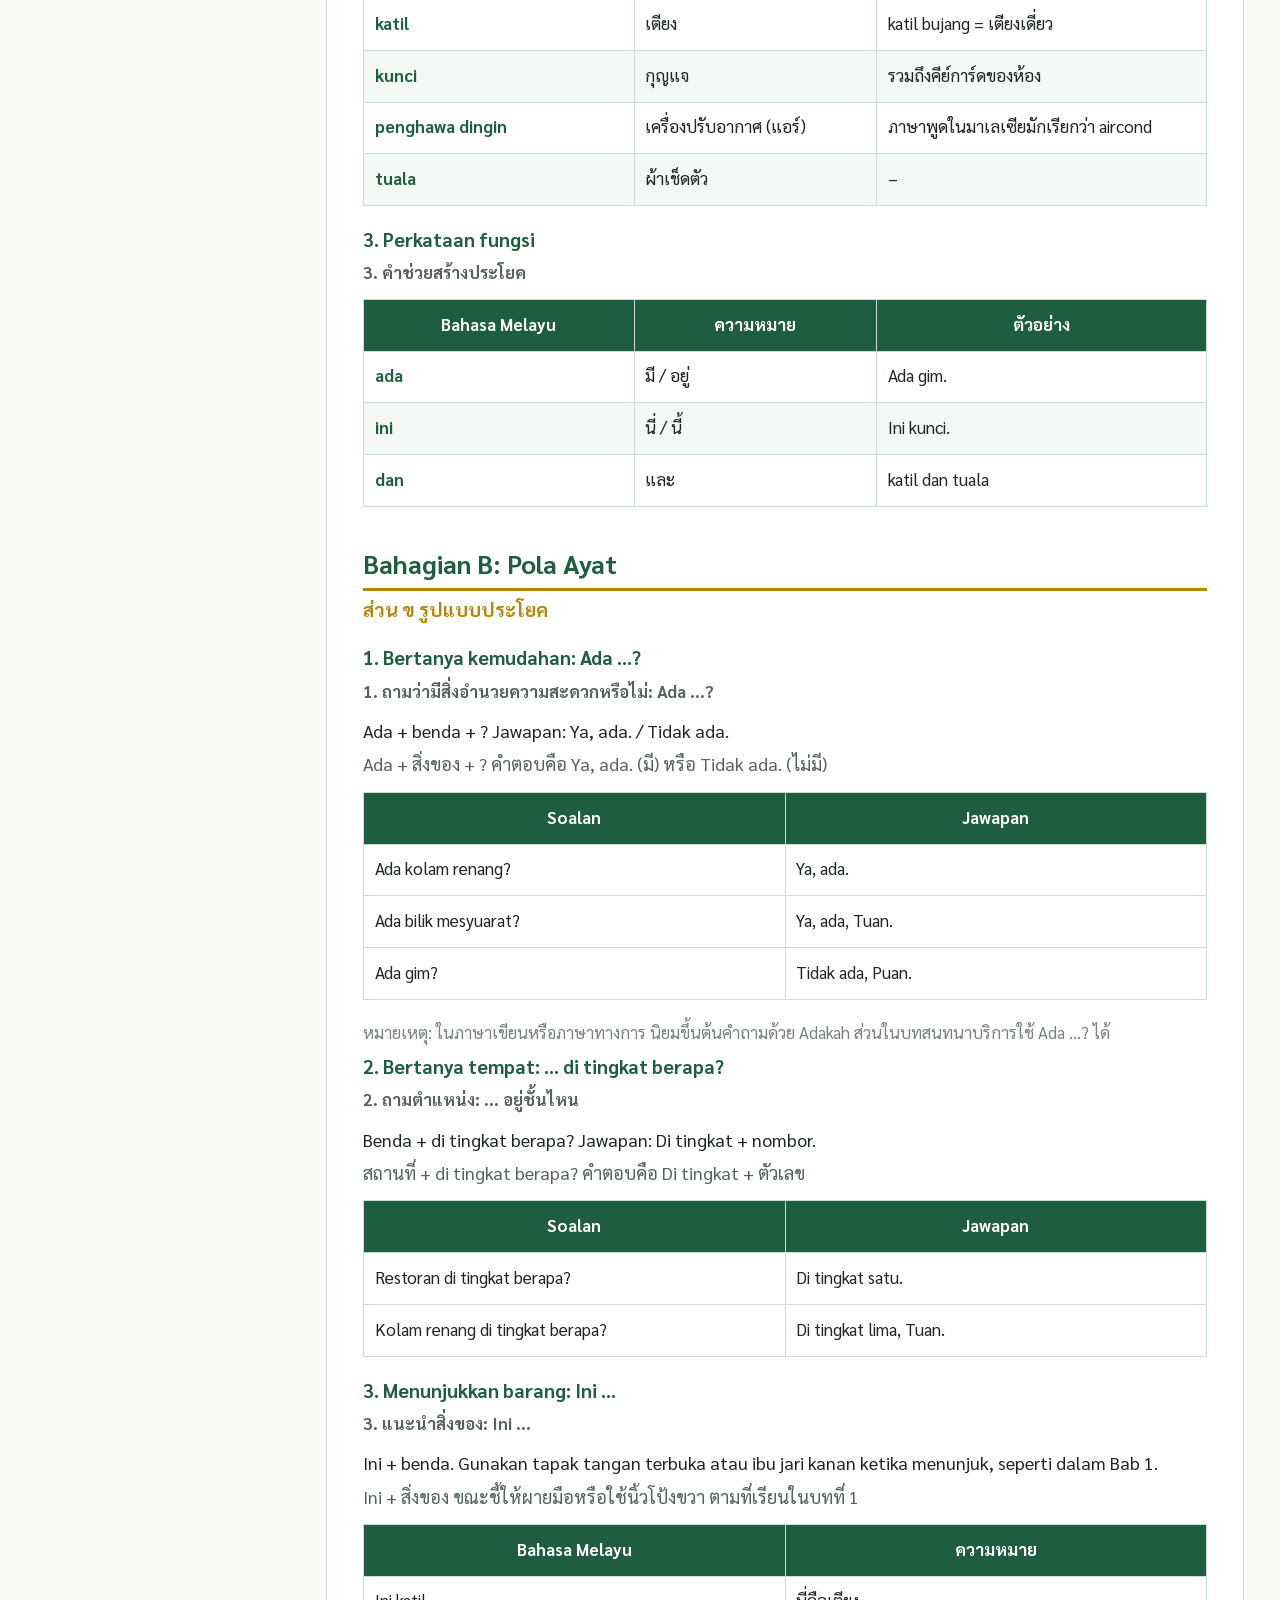
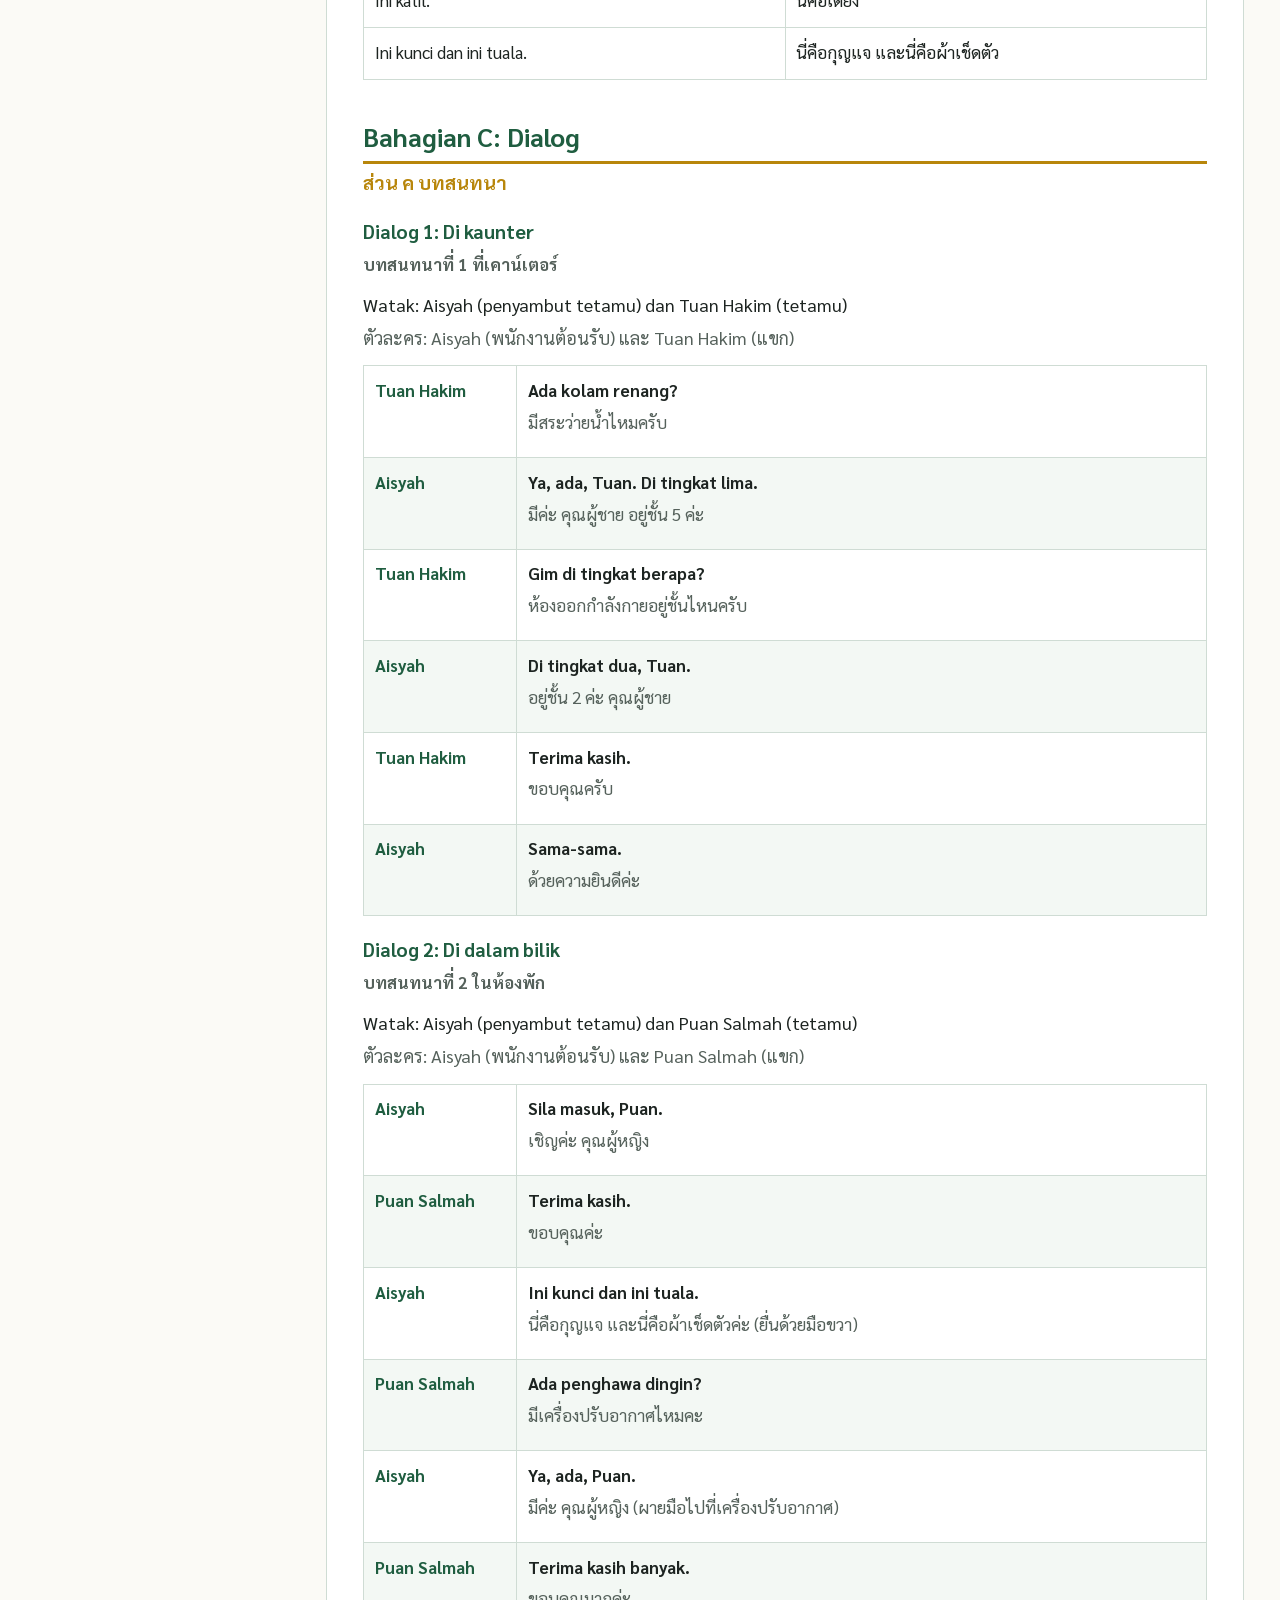
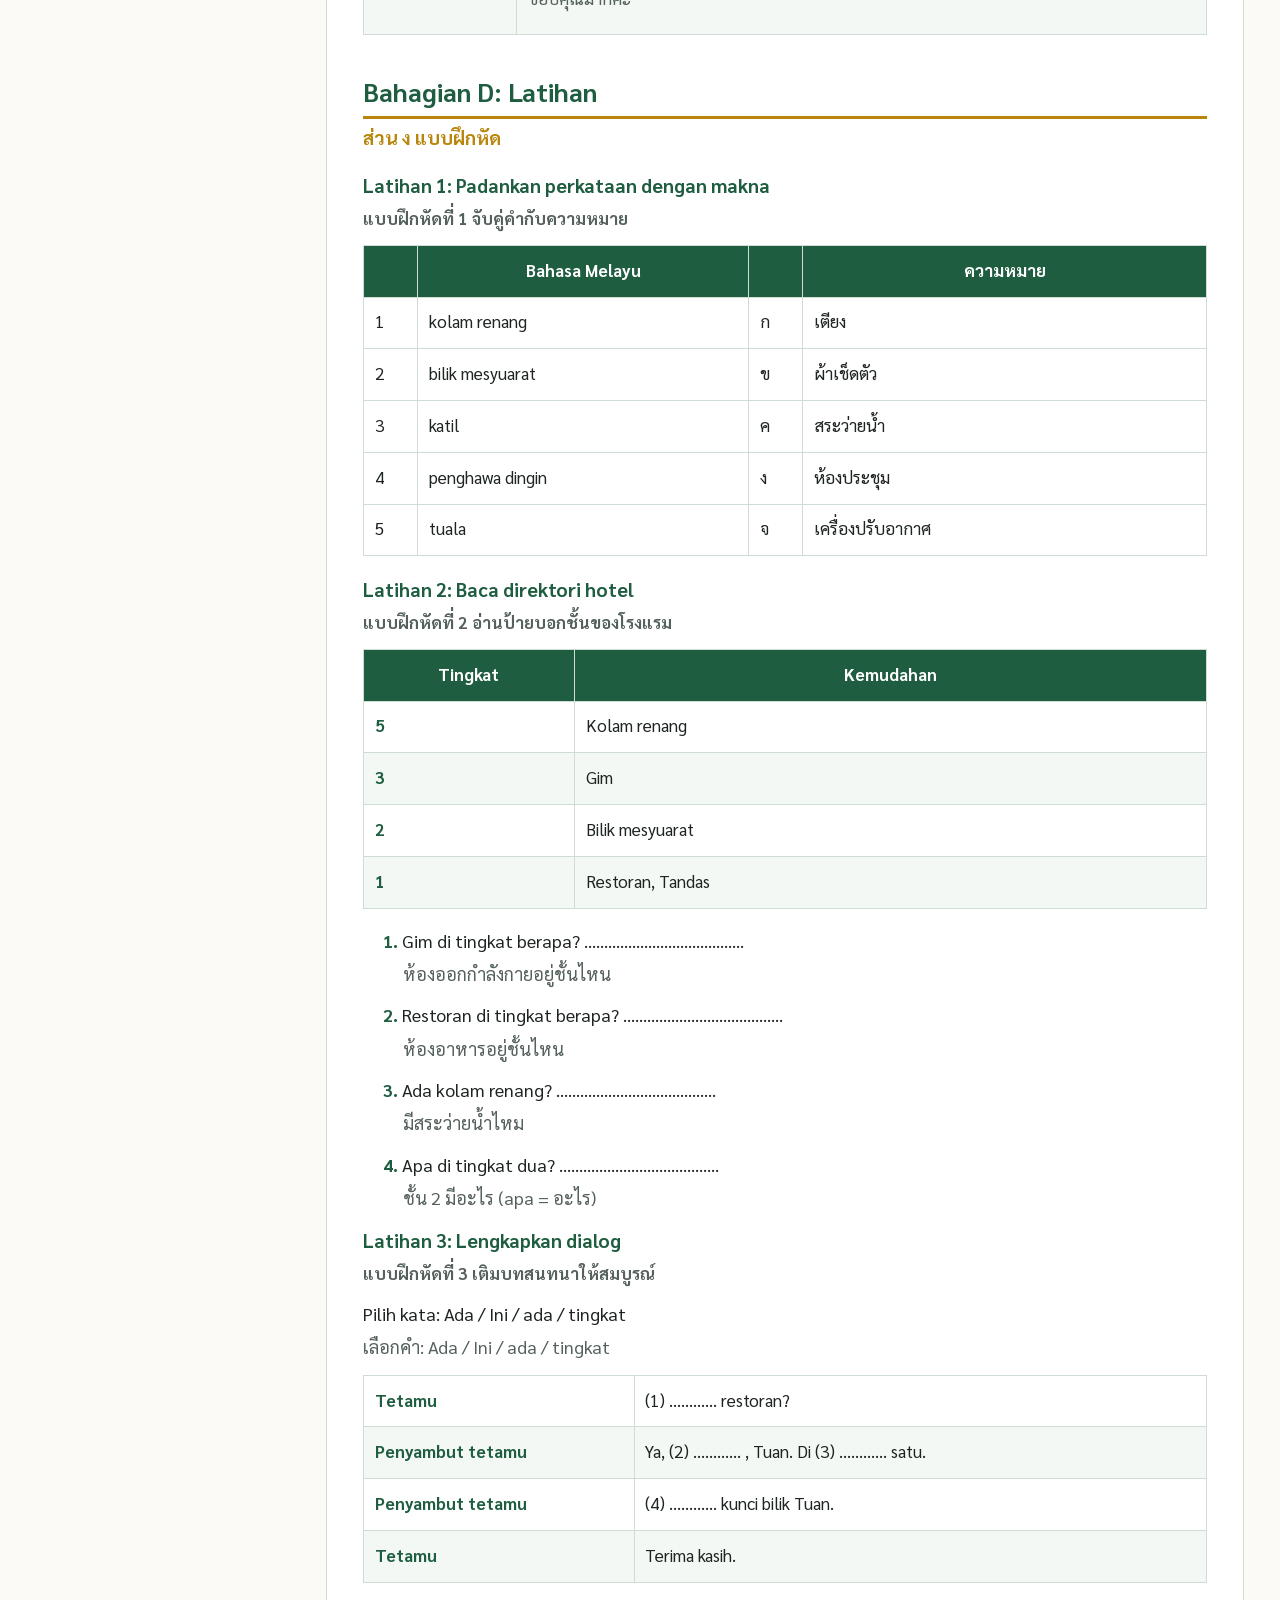
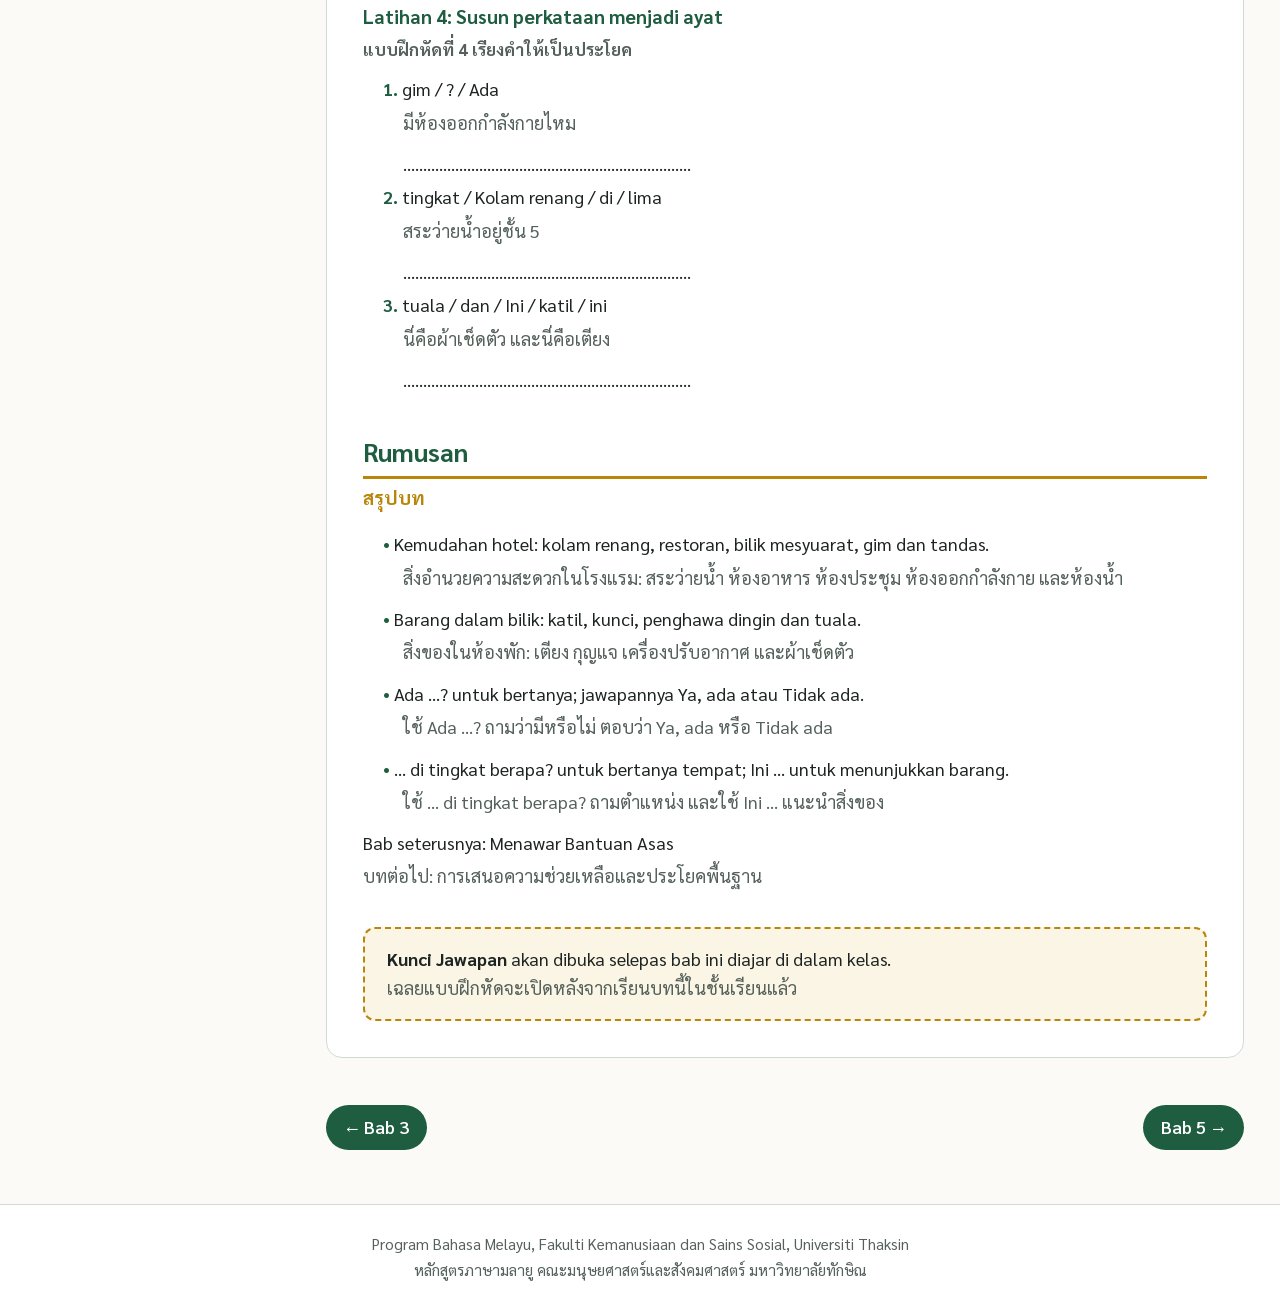
<file: bab-04.html>
<!DOCTYPE html>
<html lang="ms">
<head>
<meta charset="utf-8">
<meta name="viewport" content="width=device-width, initial-scale=1">
<title>Bab 4: Kemudahan Hotel dan Bilik | 0113357</title>
<link rel="preconnect" href="https://fonts.googleapis.com">
<link rel="preconnect" href="https://fonts.gstatic.com" crossorigin>
<link href="https://fonts.googleapis.com/css2?family=Sarabun:wght@400;600;700&display=swap" rel="stylesheet">
<link rel="stylesheet" href="assets/style.css">
</head>
<body>
<header class="top">
  <button class="menu-btn" aria-label="Menu" onclick="document.body.classList.toggle('nav-open')">☰</button>
  <a class="brand" href="index.html"><span class="code">0113357</span><span class="t-ms">Bahasa Melayu untuk Perhotelan</span><span class="t-th">ภาษามลายูเพื่อการโรงแรม</span></a>
</header>
<div class="layout">
<nav class="side">
  <a class="home" href="index.html"><span class="ms">Laman Utama</span><span class="th">หน้าแรก</span></a>
  <ol><li><a href="bab-01.html"><span class="num">Bab 1</span><span class="ms">Budaya Sambutan Melayu dan Kata Asas Perkhidmatan</span><span class="th">วัฒนธรรมการต้อนรับแบบมลายูและคำศัพท์พื้นฐานงานบริการ</span></a></li><li><a href="bab-02.html"><span class="num">Bab 2</span><span class="ms">Salam dan Ungkapan Menyapa</span><span class="th">การทักทายและการตอบรับแบบมลายู</span></a></li><li><a href="bab-03.html"><span class="num">Bab 3</span><span class="ms">Nombor dan Masa dalam Perhotelan</span><span class="th">ตัวเลข เวลา และการนับในงานโรงแรม</span></a></li><li class="active"><a href="bab-04.html"><span class="num">Bab 4</span><span class="ms">Kemudahan Hotel dan Bilik</span><span class="th">สิ่งอำนวยความสะดวกในโรงแรมและห้องพัก</span></a></li><li><a href="bab-05.html"><span class="num">Bab 5</span><span class="ms">Menawar Bantuan Asas</span><span class="th">การเสนอความช่วยเหลือและประโยคพื้นฐาน</span></a></li><li><a href="bab-06.html"><span class="num">Bab 6</span><span class="ms">Urusan Mendaftar Masuk (Check-in)</span><span class="th">กระบวนการต้อนรับและการเช็กอิน</span></a></li><li><a href="bab-07.html"><span class="num">Bab 7</span><span class="ms">Membaca dan Mengisi Borang Daftar Masuk</span><span class="th">การอ่านและกรอกแบบฟอร์มการเข้าพัก</span></a></li><li><a href="bab-08.html"><span class="num">Bab 8</span><span class="ms">Memberi Petunjuk Arah</span><span class="th">การบอกทิศทางและสถานที่ภายในโรงแรม</span></a></li><li><a href="bab-09.html"><span class="num">Bab 9</span><span class="ms">Perkhidmatan Bilik dan Pesanan</span><span class="th">งานบริการห้องพักและการรับคำสั่ง</span></a></li><li><a href="bab-10.html"><span class="num">Bab 10</span><span class="ms">Makanan dan Minuman Asas</span><span class="th">คำศัพท์อาหารและเครื่องดื่ม</span></a></li><li><a href="bab-11.html"><span class="num">Bab 11</span><span class="ms">Menangani Aduan Mudah</span><span class="th">การจัดการคำร้องเรียนง่าย ๆ</span></a></li><li><a href="bab-12.html"><span class="num">Bab 12</span><span class="ms">Urusan Mendaftar Keluar dan Pembayaran</span><span class="th">กระบวนการเช็กเอาต์และการชำระเงิน</span></a></li></ol>
</nav>
<main>

<section class="chap-head">
  <div class="kicker">Bab 4 · Minggu 5 <span class="th">· บทที่ 4 · คาบที่ 5</span></div>
  <h1>Kemudahan Hotel dan Bilik</h1>
  <p class="sub">สิ่งอำนวยความสะดวกในโรงแรมและห้องพัก</p>
  <a class="btn pdf" href="pdf/0113357_Bab04.pdf" download>⬇ Muat turun PDF <span class="th">ดาวน์โหลด PDF</span></a>
</section>
<article class="chap">
<h2 class="sec"><span class="c-green"><strong>Objektif Pembelajaran</strong></span></h2>
<p style="font-size:1.063em"><span class="c-gold th"><strong>จุดประสงค์การเรียนรู้</strong></span></p>
<p>Pada akhir bab ini, mahasiswa dapat:</p>
<p class="tr"><span class="c-muted th">เมื่อเรียนจบบทนี้ นิสิตสามารถ</span></p>
<p style="margin-left:1.1em"><span class="c-green"><strong>1. </strong></span>menyebut dan memberi makna kosa kata kemudahan hotel dan barang dalam bilik;</p>
<p class="tr" style="margin-left:2.2em"><span class="c-muted th">ออกเสียงและบอกความหมายคำศัพท์สิ่งอำนวยความสะดวกในโรงแรมและสิ่งของในห้องพักได้</span></p>
<p style="margin-left:1.1em"><span class="c-green"><strong>2. </strong></span>bertanya dan menjawab tentang kemudahan dengan Ada ...? dan di tingkat berapa;</p>
<p class="tr" style="margin-left:2.2em"><span class="c-muted th">ถามและตอบเกี่ยวกับสิ่งอำนวยความสะดวกด้วย </span><span class="c-muted">Ada ...? </span><span class="c-muted th">และ </span><span class="c-muted">di tingkat berapa </span><span class="c-muted th">ได้</span></p>
<p style="margin-left:1.1em"><span class="c-green"><strong>3. </strong></span>menunjukkan barang dalam bilik kepada tetamu dengan Ini ....</p>
<p class="tr" style="margin-left:2.2em"><span class="c-muted th">แนะนำสิ่งของในห้องพักให้แขกด้วยประโยค </span><span class="c-muted">Ini ... </span><span class="c-muted th">ได้</span></p>
<div class="box f-cream"><p><span class="c-gold"><strong>Ulang kaji Bab 1–3: </strong></span>Sila masuk, Terima kasih, Tuan, Puan, tingkat, berapa, di, nombor 1–10.</p><p class="tr"><span class="c-muted th">ทบทวนบทที่ 1–3: คำเหล่านี้จะใช้ร่วมกับคำศัพท์ใหม่ในบทนี้</span></p></div>
<h2 class="sec"><span class="c-green"><strong>Bahagian A: Kosa Kata</strong></span></h2>
<p style="font-size:1.063em"><span class="c-gold th"><strong>ส่วน ก คำศัพท์</strong></span></p>
<p style="font-size:1.063em"><span class="c-green"><strong>1. Kemudahan hotel</strong></span></p>
<p class="tr" style="font-size:0.938em"><span class="c-muted"><strong>1. </strong></span><span class="c-muted th"><strong>สิ่งอำนวยความสะดวกในโรงแรม</strong></span></p>
<div class="tbl"><table><colgroup><col style="width:32.1%"><col style="width:28.8%"><col style="width:39.1%"></colgroup><tr><th><p style="text-align:center"><span class="c-white"><strong>Bahasa Melayu</strong></span></p></th><th><p style="text-align:center"><span class="c-white th"><strong>ความหมาย</strong></span></p></th><th><p style="text-align:center"><span class="c-white th"><strong>ใช้ทำอะไร</strong></span></p></th></tr><tr><td><p><span class="c-green"><strong>kolam renang</strong></span></p></td><td><p><span class="th">สระว่ายน้ำ</span></p></td><td><p><span class="th">ว่ายน้ำ พักผ่อน</span></p></td></tr><tr><td class="f-light"><p><span class="c-green"><strong>restoran</strong></span></p></td><td class="f-light"><p><span class="th">ห้องอาหาร / ร้านอาหาร</span></p></td><td class="f-light"><p><span class="th">รับประทานอาหาร</span></p></td></tr><tr><td><p><span class="c-green"><strong>bilik mesyuarat</strong></span></p></td><td><p><span class="th">ห้องประชุม</span></p></td><td><p><span class="th">ประชุม สัมมนา</span></p></td></tr><tr><td class="f-light"><p><span class="c-green"><strong>gim</strong></span></p></td><td class="f-light"><p><span class="th">ห้องออกกำลังกาย (ฟิตเนส)</span></p></td><td class="f-light"><p><span class="th">ออกกำลังกาย</span></p></td></tr><tr><td><p><span class="c-green"><strong>tandas</strong></span></p></td><td><p><span class="th">ห้องน้ำ / ห้องสุขา</span></p></td><td><p><span class="th">ห้องน้ำสาธารณะในโรงแรม</span></p></td></tr></table></div>

<p style="font-size:1.063em"><span class="c-green"><strong>2. Barang dalam bilik</strong></span></p>
<p class="tr" style="font-size:0.938em"><span class="c-muted"><strong>2. </strong></span><span class="c-muted th"><strong>สิ่งของในห้องพัก</strong></span></p>
<div class="tbl"><table><colgroup><col style="width:32.1%"><col style="width:28.8%"><col style="width:39.1%"></colgroup><tr><th><p style="text-align:center"><span class="c-white"><strong>Bahasa Melayu</strong></span></p></th><th><p style="text-align:center"><span class="c-white th"><strong>ความหมาย</strong></span></p></th><th><p style="text-align:center"><span class="c-white th"><strong>หมายเหตุ</strong></span></p></th></tr><tr><td><p><span class="c-green"><strong>katil</strong></span></p></td><td><p><span class="th">เตียง</span></p></td><td><p>katil bujang = <span class="th">เตียงเดี่ยว</span></p></td></tr><tr><td class="f-light"><p><span class="c-green"><strong>kunci</strong></span></p></td><td class="f-light"><p><span class="th">กุญแจ</span></p></td><td class="f-light"><p><span class="th">รวมถึงคีย์การ์ดของห้อง</span></p></td></tr><tr><td><p><span class="c-green"><strong>penghawa dingin</strong></span></p></td><td><p><span class="th">เครื่องปรับอากาศ (แอร์)</span></p></td><td><p><span class="th">ภาษาพูดในมาเลเซียมักเรียกว่า </span>aircond</p></td></tr><tr><td class="f-light"><p><span class="c-green"><strong>tuala</strong></span></p></td><td class="f-light"><p><span class="th">ผ้าเช็ดตัว</span></p></td><td class="f-light"><p>–</p></td></tr></table></div>

<p style="font-size:1.063em"><span class="c-green"><strong>3. Perkataan fungsi</strong></span></p>
<p class="tr" style="font-size:0.938em"><span class="c-muted"><strong>3. </strong></span><span class="c-muted th"><strong>คำช่วยสร้างประโยค</strong></span></p>
<div class="tbl"><table><colgroup><col style="width:32.1%"><col style="width:28.8%"><col style="width:39.1%"></colgroup><tr><th><p style="text-align:center"><span class="c-white"><strong>Bahasa Melayu</strong></span></p></th><th><p style="text-align:center"><span class="c-white th"><strong>ความหมาย</strong></span></p></th><th><p style="text-align:center"><span class="c-white th"><strong>ตัวอย่าง</strong></span></p></th></tr><tr><td><p><span class="c-green"><strong>ada</strong></span></p></td><td><p><span class="th">มี / อยู่</span></p></td><td><p>Ada gim.</p></td></tr><tr><td class="f-light"><p><span class="c-green"><strong>ini</strong></span></p></td><td class="f-light"><p><span class="th">นี่ / นี้</span></p></td><td class="f-light"><p>Ini kunci.</p></td></tr><tr><td><p><span class="c-green"><strong>dan</strong></span></p></td><td><p><span class="th">และ</span></p></td><td><p>katil dan tuala</p></td></tr></table></div>
<h2 class="sec"><span class="c-green"><strong>Bahagian B: Pola Ayat</strong></span></h2>
<p style="font-size:1.063em"><span class="c-gold th"><strong>ส่วน ข รูปแบบประโยค</strong></span></p>
<p style="font-size:1.063em"><span class="c-green"><strong>1. Bertanya kemudahan: Ada ...?</strong></span></p>
<p class="tr" style="font-size:0.938em"><span class="c-muted"><strong>1. </strong></span><span class="c-muted th"><strong>ถามว่ามีสิ่งอำนวยความสะดวกหรือไม่: </strong></span><span class="c-muted"><strong>Ada ...?</strong></span></p>
<p>Ada + benda + ? Jawapan: Ya, ada. / Tidak ada.</p>
<p class="tr"><span class="c-muted">Ada + </span><span class="c-muted th">สิ่งของ </span><span class="c-muted">+ ? </span><span class="c-muted th">คำตอบคือ </span><span class="c-muted">Ya, ada. (</span><span class="c-muted th">มี) หรือ </span><span class="c-muted">Tidak ada. (</span><span class="c-muted th">ไม่มี)</span></p>
<div class="tbl"><table><colgroup><col style="width:50.0%"><col style="width:50.0%"></colgroup><tr><th><p style="text-align:center"><span class="c-white"><strong>Soalan</strong></span></p></th><th><p style="text-align:center"><span class="c-white"><strong>Jawapan</strong></span></p></th></tr><tr><td><p>Ada kolam renang?</p></td><td><p>Ya, ada.</p></td></tr><tr><td><p>Ada bilik mesyuarat?</p></td><td><p>Ya, ada, Tuan.</p></td></tr><tr><td><p>Ada gim?</p></td><td><p>Tidak ada, Puan.</p></td></tr></table></div>
<p><span class="c-note th">หมายเหตุ: ในภาษาเขียนหรือภาษาทางการ นิยมขึ้นต้นคำถามด้วย </span><span class="c-note">Adakah </span><span class="c-note th">ส่วนในบทสนทนาบริการใช้ </span><span class="c-note">Ada ...? </span><span class="c-note th">ได้</span></p>
<p style="font-size:1.063em"><span class="c-green"><strong>2. Bertanya tempat: ... di tingkat berapa?</strong></span></p>
<p class="tr" style="font-size:0.938em"><span class="c-muted"><strong>2. </strong></span><span class="c-muted th"><strong>ถามตำแหน่ง: ... อยู่ชั้นไหน</strong></span></p>
<p>Benda + di tingkat berapa? Jawapan: Di tingkat + nombor.</p>
<p class="tr"><span class="c-muted th">สถานที่ </span><span class="c-muted">+ di tingkat berapa? </span><span class="c-muted th">คำตอบคือ </span><span class="c-muted">Di tingkat + </span><span class="c-muted th">ตัวเลข</span></p>
<div class="tbl"><table><colgroup><col style="width:50.0%"><col style="width:50.0%"></colgroup><tr><th><p style="text-align:center"><span class="c-white"><strong>Soalan</strong></span></p></th><th><p style="text-align:center"><span class="c-white"><strong>Jawapan</strong></span></p></th></tr><tr><td><p>Restoran di tingkat berapa?</p></td><td><p>Di tingkat satu.</p></td></tr><tr><td><p>Kolam renang di tingkat berapa?</p></td><td><p>Di tingkat lima, Tuan.</p></td></tr></table></div>

<p style="font-size:1.063em"><span class="c-green"><strong>3. Menunjukkan barang: Ini ...</strong></span></p>
<p class="tr" style="font-size:0.938em"><span class="c-muted"><strong>3. </strong></span><span class="c-muted th"><strong>แนะนำสิ่งของ: </strong></span><span class="c-muted"><strong>Ini ...</strong></span></p>
<p>Ini + benda. Gunakan tapak tangan terbuka atau ibu jari kanan ketika menunjuk, seperti dalam Bab 1.</p>
<p class="tr"><span class="c-muted">Ini + </span><span class="c-muted th">สิ่งของ ขณะชี้ให้ผายมือหรือใช้นิ้วโป้งขวา ตามที่เรียนในบทที่ 1</span></p>
<div class="tbl"><table><colgroup><col style="width:50.0%"><col style="width:50.0%"></colgroup><tr><th><p style="text-align:center"><span class="c-white"><strong>Bahasa Melayu</strong></span></p></th><th><p style="text-align:center"><span class="c-white th"><strong>ความหมาย</strong></span></p></th></tr><tr><td><p>Ini katil.</p></td><td><p><span class="th">นี่คือเตียง</span></p></td></tr><tr><td><p>Ini kunci dan ini tuala.</p></td><td><p><span class="th">นี่คือกุญแจ และนี่คือผ้าเช็ดตัว</span></p></td></tr></table></div>
<h2 class="sec"><span class="c-green"><strong>Bahagian C: Dialog</strong></span></h2>
<p style="font-size:1.063em"><span class="c-gold th"><strong>ส่วน ค บทสนทนา</strong></span></p>
<p style="font-size:1.063em"><span class="c-green"><strong>Dialog 1: Di kaunter</strong></span></p>
<p class="tr" style="font-size:0.938em"><span class="c-muted th"><strong>บทสนทนาที่ 1 ที่เคาน์เตอร์</strong></span></p>
<p>Watak: Aisyah (penyambut tetamu) dan Tuan Hakim (tetamu)</p>
<p class="tr"><span class="c-muted th">ตัวละคร: </span><span class="c-muted">Aisyah (</span><span class="c-muted th">พนักงานต้อนรับ) และ </span><span class="c-muted">Tuan Hakim (</span><span class="c-muted th">แขก)</span></p>
<div class="tbl"><table><colgroup><col style="width:18.2%"><col style="width:81.8%"></colgroup><tr><td><p><span class="c-green"><strong>Tuan Hakim</strong></span></p></td><td><p><strong>Ada kolam renang?</strong></p><p class="tr"><span class="c-muted th">มีสระว่ายน้ำไหมครับ</span></p></td></tr><tr><td class="f-light"><p><span class="c-green"><strong>Aisyah</strong></span></p></td><td class="f-light"><p><strong>Ya, ada, Tuan. Di tingkat lima.</strong></p><p class="tr"><span class="c-muted th">มีค่ะ คุณผู้ชาย อยู่ชั้น 5 ค่ะ</span></p></td></tr><tr><td><p><span class="c-green"><strong>Tuan Hakim</strong></span></p></td><td><p><strong>Gim di tingkat berapa?</strong></p><p class="tr"><span class="c-muted th">ห้องออกกำลังกายอยู่ชั้นไหนครับ</span></p></td></tr><tr><td class="f-light"><p><span class="c-green"><strong>Aisyah</strong></span></p></td><td class="f-light"><p><strong>Di tingkat dua, Tuan.</strong></p><p class="tr"><span class="c-muted th">อยู่ชั้น 2 ค่ะ คุณผู้ชาย</span></p></td></tr><tr><td><p><span class="c-green"><strong>Tuan Hakim</strong></span></p></td><td><p><strong>Terima kasih.</strong></p><p class="tr"><span class="c-muted th">ขอบคุณครับ</span></p></td></tr><tr><td class="f-light"><p><span class="c-green"><strong>Aisyah</strong></span></p></td><td class="f-light"><p><strong>Sama-sama.</strong></p><p class="tr"><span class="c-muted th">ด้วยความยินดีค่ะ</span></p></td></tr></table></div>

<p style="font-size:1.063em"><span class="c-green"><strong>Dialog 2: Di dalam bilik</strong></span></p>
<p class="tr" style="font-size:0.938em"><span class="c-muted th"><strong>บทสนทนาที่ 2 ในห้องพัก</strong></span></p>
<p>Watak: Aisyah (penyambut tetamu) dan Puan Salmah (tetamu)</p>
<p class="tr"><span class="c-muted th">ตัวละคร: </span><span class="c-muted">Aisyah (</span><span class="c-muted th">พนักงานต้อนรับ) และ </span><span class="c-muted">Puan Salmah (</span><span class="c-muted th">แขก)</span></p>
<div class="tbl"><table><colgroup><col style="width:18.2%"><col style="width:81.8%"></colgroup><tr><td><p><span class="c-green"><strong>Aisyah</strong></span></p></td><td><p><strong>Sila masuk, Puan.</strong></p><p class="tr"><span class="c-muted th">เชิญค่ะ คุณผู้หญิง</span></p></td></tr><tr><td class="f-light"><p><span class="c-green"><strong>Puan Salmah</strong></span></p></td><td class="f-light"><p><strong>Terima kasih.</strong></p><p class="tr"><span class="c-muted th">ขอบคุณค่ะ</span></p></td></tr><tr><td><p><span class="c-green"><strong>Aisyah</strong></span></p></td><td><p><strong>Ini kunci dan ini tuala.</strong></p><p class="tr"><span class="c-muted th">นี่คือกุญแจ และนี่คือผ้าเช็ดตัวค่ะ (ยื่นด้วยมือขวา)</span></p></td></tr><tr><td class="f-light"><p><span class="c-green"><strong>Puan Salmah</strong></span></p></td><td class="f-light"><p><strong>Ada penghawa dingin?</strong></p><p class="tr"><span class="c-muted th">มีเครื่องปรับอากาศไหมคะ</span></p></td></tr><tr><td><p><span class="c-green"><strong>Aisyah</strong></span></p></td><td><p><strong>Ya, ada, Puan.</strong></p><p class="tr"><span class="c-muted th">มีค่ะ คุณผู้หญิง (ผายมือไปที่เครื่องปรับอากาศ)</span></p></td></tr><tr><td class="f-light"><p><span class="c-green"><strong>Puan Salmah</strong></span></p></td><td class="f-light"><p><strong>Terima kasih banyak.</strong></p><p class="tr"><span class="c-muted th">ขอบคุณมากค่ะ</span></p></td></tr></table></div>
<h2 class="sec"><span class="c-green"><strong>Bahagian D: Latihan</strong></span></h2>
<p style="font-size:1.063em"><span class="c-gold th"><strong>ส่วน ง แบบฝึกหัด</strong></span></p>
<p style="font-size:1.063em"><span class="c-green"><strong>Latihan 1: Padankan perkataan dengan makna</strong></span></p>
<p class="tr" style="font-size:0.938em"><span class="c-muted th"><strong>แบบฝึกหัดที่ 1 จับคู่คำกับความหมาย</strong></span></p>
<div class="tbl"><table><colgroup><col style="width:6.4%"><col style="width:39.3%"><col style="width:6.4%"><col style="width:47.9%"></colgroup><tr><th>&nbsp;</th><th><p style="text-align:center"><span class="c-white"><strong>Bahasa Melayu</strong></span></p></th><th>&nbsp;</th><th><p style="text-align:center"><span class="c-white th"><strong>ความหมาย</strong></span></p></th></tr><tr><td><p>1</p></td><td><p>kolam renang</p></td><td><p><span class="th">ก</span></p></td><td><p><span class="th">เตียง</span></p></td></tr><tr><td><p>2</p></td><td><p>bilik mesyuarat</p></td><td><p><span class="th">ข</span></p></td><td><p><span class="th">ผ้าเช็ดตัว</span></p></td></tr><tr><td><p>3</p></td><td><p>katil</p></td><td><p><span class="th">ค</span></p></td><td><p><span class="th">สระว่ายน้ำ</span></p></td></tr><tr><td><p>4</p></td><td><p>penghawa dingin</p></td><td><p><span class="th">ง</span></p></td><td><p><span class="th">ห้องประชุม</span></p></td></tr><tr><td><p>5</p></td><td><p>tuala</p></td><td><p><span class="th">จ</span></p></td><td><p><span class="th">เครื่องปรับอากาศ</span></p></td></tr></table></div>

<p style="font-size:1.063em"><span class="c-green"><strong>Latihan 2: Baca direktori hotel</strong></span></p>
<p class="tr" style="font-size:0.938em"><span class="c-muted th"><strong>แบบฝึกหัดที่ 2 อ่านป้ายบอกชั้นของโรงแรม</strong></span></p>
<div class="tbl"><table><colgroup><col style="width:25.0%"><col style="width:75.0%"></colgroup><tr><th><p style="text-align:center"><span class="c-white"><strong>Tingkat</strong></span></p></th><th><p style="text-align:center"><span class="c-white"><strong>Kemudahan</strong></span></p></th></tr><tr><td><p><span class="c-green"><strong>5</strong></span></p></td><td><p>Kolam renang</p></td></tr><tr><td class="f-light"><p><span class="c-green"><strong>3</strong></span></p></td><td class="f-light"><p>Gim</p></td></tr><tr><td><p><span class="c-green"><strong>2</strong></span></p></td><td><p>Bilik mesyuarat</p></td></tr><tr><td class="f-light"><p><span class="c-green"><strong>1</strong></span></p></td><td class="f-light"><p>Restoran, Tandas</p></td></tr></table></div>
<p style="margin-left:1.1em"><span class="c-green"><strong>1. </strong></span>Gim di tingkat berapa?  ........................................</p>
<p class="tr" style="margin-left:2.2em"><span class="c-muted th">ห้องออกกำลังกายอยู่ชั้นไหน</span></p>
<p style="margin-left:1.1em"><span class="c-green"><strong>2. </strong></span>Restoran di tingkat berapa?  ........................................</p>
<p class="tr" style="margin-left:2.2em"><span class="c-muted th">ห้องอาหารอยู่ชั้นไหน</span></p>
<p style="margin-left:1.1em"><span class="c-green"><strong>3. </strong></span>Ada kolam renang?  ........................................</p>
<p class="tr" style="margin-left:2.2em"><span class="c-muted th">มีสระว่ายน้ำไหม</span></p>
<p style="margin-left:1.1em"><span class="c-green"><strong>4. </strong></span>Apa di tingkat dua?  ........................................</p>
<p class="tr" style="margin-left:2.2em"><span class="c-muted th">ชั้น 2 มีอะไร (</span><span class="c-muted">apa = </span><span class="c-muted th">อะไร)</span></p>
<p style="font-size:1.063em"><span class="c-green"><strong>Latihan 3: Lengkapkan dialog</strong></span></p>
<p class="tr" style="font-size:0.938em"><span class="c-muted th"><strong>แบบฝึกหัดที่ 3 เติมบทสนทนาให้สมบูรณ์</strong></span></p>
<p>Pilih kata: Ada / Ini / ada / tingkat</p>
<p class="tr"><span class="c-muted th">เลือกคำ: </span><span class="c-muted">Ada / Ini / ada / tingkat</span></p>
<div class="tbl"><table><colgroup><col style="width:32.1%"><col style="width:67.9%"></colgroup><tr><td><p><span class="c-green"><strong>Tetamu</strong></span></p></td><td><p>(1) ............ restoran?</p></td></tr><tr><td class="f-light"><p><span class="c-green"><strong>Penyambut tetamu</strong></span></p></td><td class="f-light"><p>Ya, (2) ............ , Tuan. Di (3) ............ satu.</p></td></tr><tr><td><p><span class="c-green"><strong>Penyambut tetamu</strong></span></p></td><td><p>(4) ............ kunci bilik Tuan.</p></td></tr><tr><td class="f-light"><p><span class="c-green"><strong>Tetamu</strong></span></p></td><td class="f-light"><p>Terima kasih.</p></td></tr></table></div>

<p style="font-size:1.063em"><span class="c-green"><strong>Latihan 4: Susun perkataan menjadi ayat</strong></span></p>
<p class="tr" style="font-size:0.938em"><span class="c-muted th"><strong>แบบฝึกหัดที่ 4 เรียงคำให้เป็นประโยค</strong></span></p>
<p style="margin-left:1.1em"><span class="c-green"><strong>1. </strong></span>gim / ? / Ada</p>
<p class="tr" style="margin-left:2.2em"><span class="c-muted th">มีห้องออกกำลังกายไหม</span></p>
<p style="margin-left:2.2em">........................................................................</p>
<p style="margin-left:1.1em"><span class="c-green"><strong>2. </strong></span>tingkat / Kolam renang / di / lima</p>
<p class="tr" style="margin-left:2.2em"><span class="c-muted th">สระว่ายน้ำอยู่ชั้น 5</span></p>
<p style="margin-left:2.2em">........................................................................</p>
<p style="margin-left:1.1em"><span class="c-green"><strong>3. </strong></span>tuala / dan / Ini / katil / ini</p>
<p class="tr" style="margin-left:2.2em"><span class="c-muted th">นี่คือผ้าเช็ดตัว และนี่คือเตียง</span></p>
<p style="margin-left:2.2em">........................................................................</p>
<h2 class="sec"><span class="c-green"><strong>Rumusan</strong></span></h2>
<p style="font-size:1.063em"><span class="c-gold th"><strong>สรุปบท</strong></span></p>
<p style="margin-left:1.1em"><span class="c-green"><strong>• </strong></span>Kemudahan hotel: kolam renang, restoran, bilik mesyuarat, gim dan tandas.</p>
<p class="tr" style="margin-left:2.2em"><span class="c-muted th">สิ่งอำนวยความสะดวกในโรงแรม: สระว่ายน้ำ ห้องอาหาร ห้องประชุม ห้องออกกำลังกาย และห้องน้ำ</span></p>
<p style="margin-left:1.1em"><span class="c-green"><strong>• </strong></span>Barang dalam bilik: katil, kunci, penghawa dingin dan tuala.</p>
<p class="tr" style="margin-left:2.2em"><span class="c-muted th">สิ่งของในห้องพัก: เตียง กุญแจ เครื่องปรับอากาศ และผ้าเช็ดตัว</span></p>
<p style="margin-left:1.1em"><span class="c-green"><strong>• </strong></span>Ada ...? untuk bertanya; jawapannya Ya, ada atau Tidak ada.</p>
<p class="tr" style="margin-left:2.2em"><span class="c-muted th">ใช้ </span><span class="c-muted">Ada ...? </span><span class="c-muted th">ถามว่ามีหรือไม่ ตอบว่า </span><span class="c-muted">Ya, ada </span><span class="c-muted th">หรือ </span><span class="c-muted">Tidak ada</span></p>
<p style="margin-left:1.1em"><span class="c-green"><strong>• </strong></span>... di tingkat berapa? untuk bertanya tempat; Ini ... untuk menunjukkan barang.</p>
<p class="tr" style="margin-left:2.2em"><span class="c-muted th">ใช้ ... </span><span class="c-muted">di tingkat berapa? </span><span class="c-muted th">ถามตำแหน่ง และใช้ </span><span class="c-muted">Ini ... </span><span class="c-muted th">แนะนำสิ่งของ</span></p>
<p>Bab seterusnya: Menawar Bantuan Asas</p>
<p class="tr"><span class="c-muted th">บทต่อไป: การเสนอความช่วยเหลือและประโยคพื้นฐาน</span></p>
<div class="ans locked"><p><strong>Kunci Jawapan</strong> akan dibuka selepas bab ini diajar di dalam kelas.</p><p class="tr">เฉลยแบบฝึกหัดจะเปิดหลังจากเรียนบทนี้ในชั้นเรียนแล้ว</p></div>
</article>
<div class="pager"><a class="btn" href="bab-03.html">← Bab 3</a><a class="btn" href="bab-05.html">Bab 5 →</a></div>
</main>
</div>
<footer class="foot">
  <p>Program Bahasa Melayu, Fakulti Kemanusiaan dan Sains Sosial, Universiti Thaksin</p>
  <p class="th">หลักสูตรภาษามลายู คณะมนุษยศาสตร์และสังคมศาสตร์ มหาวิทยาลัยทักษิณ</p>
</footer>
<!-- GoatCounter: statistik pelawat · สถิติผู้เข้าชม -->
<script data-goatcounter="https://bm-perhotelan.goatcounter.com/count" async src="//gc.zgo.at/count.js"></script>
<script>document.querySelectorAll('.side a').forEach(a=>a.addEventListener('click',()=>document.body.classList.remove('nav-open')));</script>
</body>
</html>
</file>
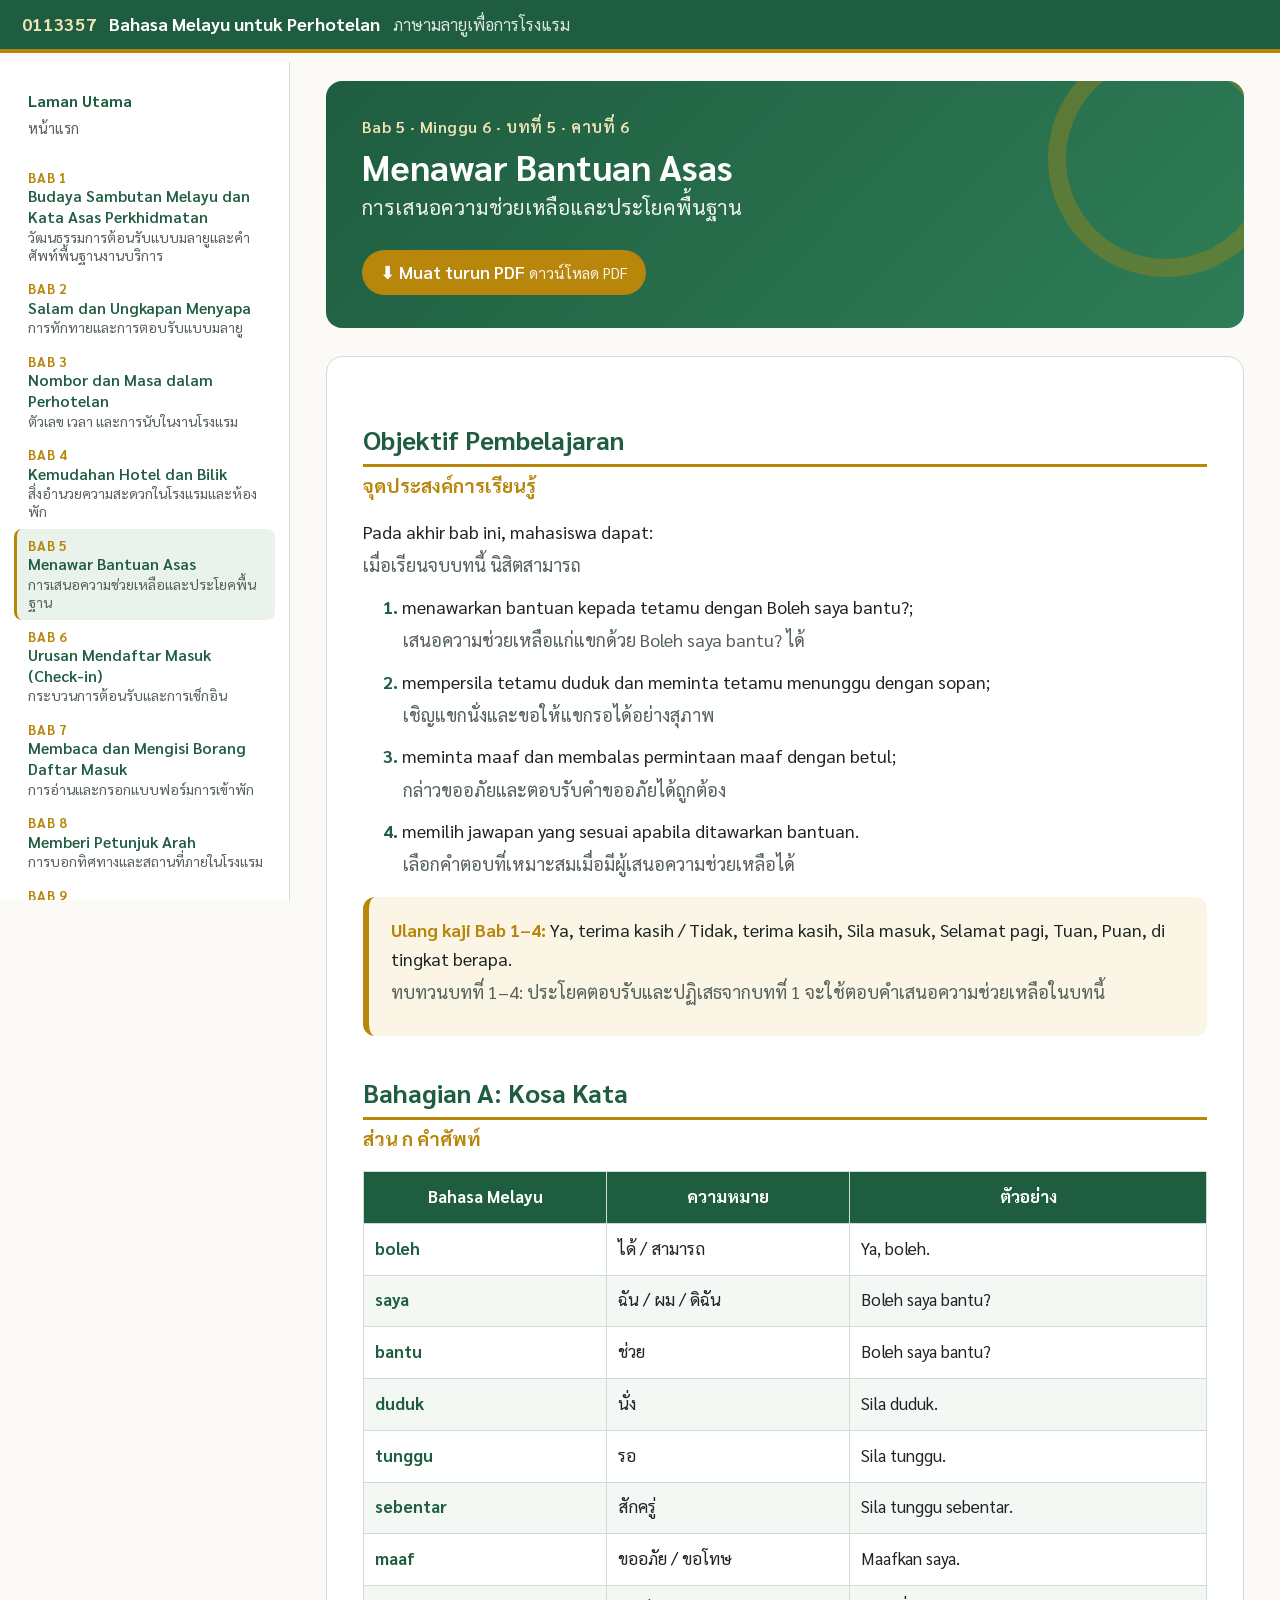
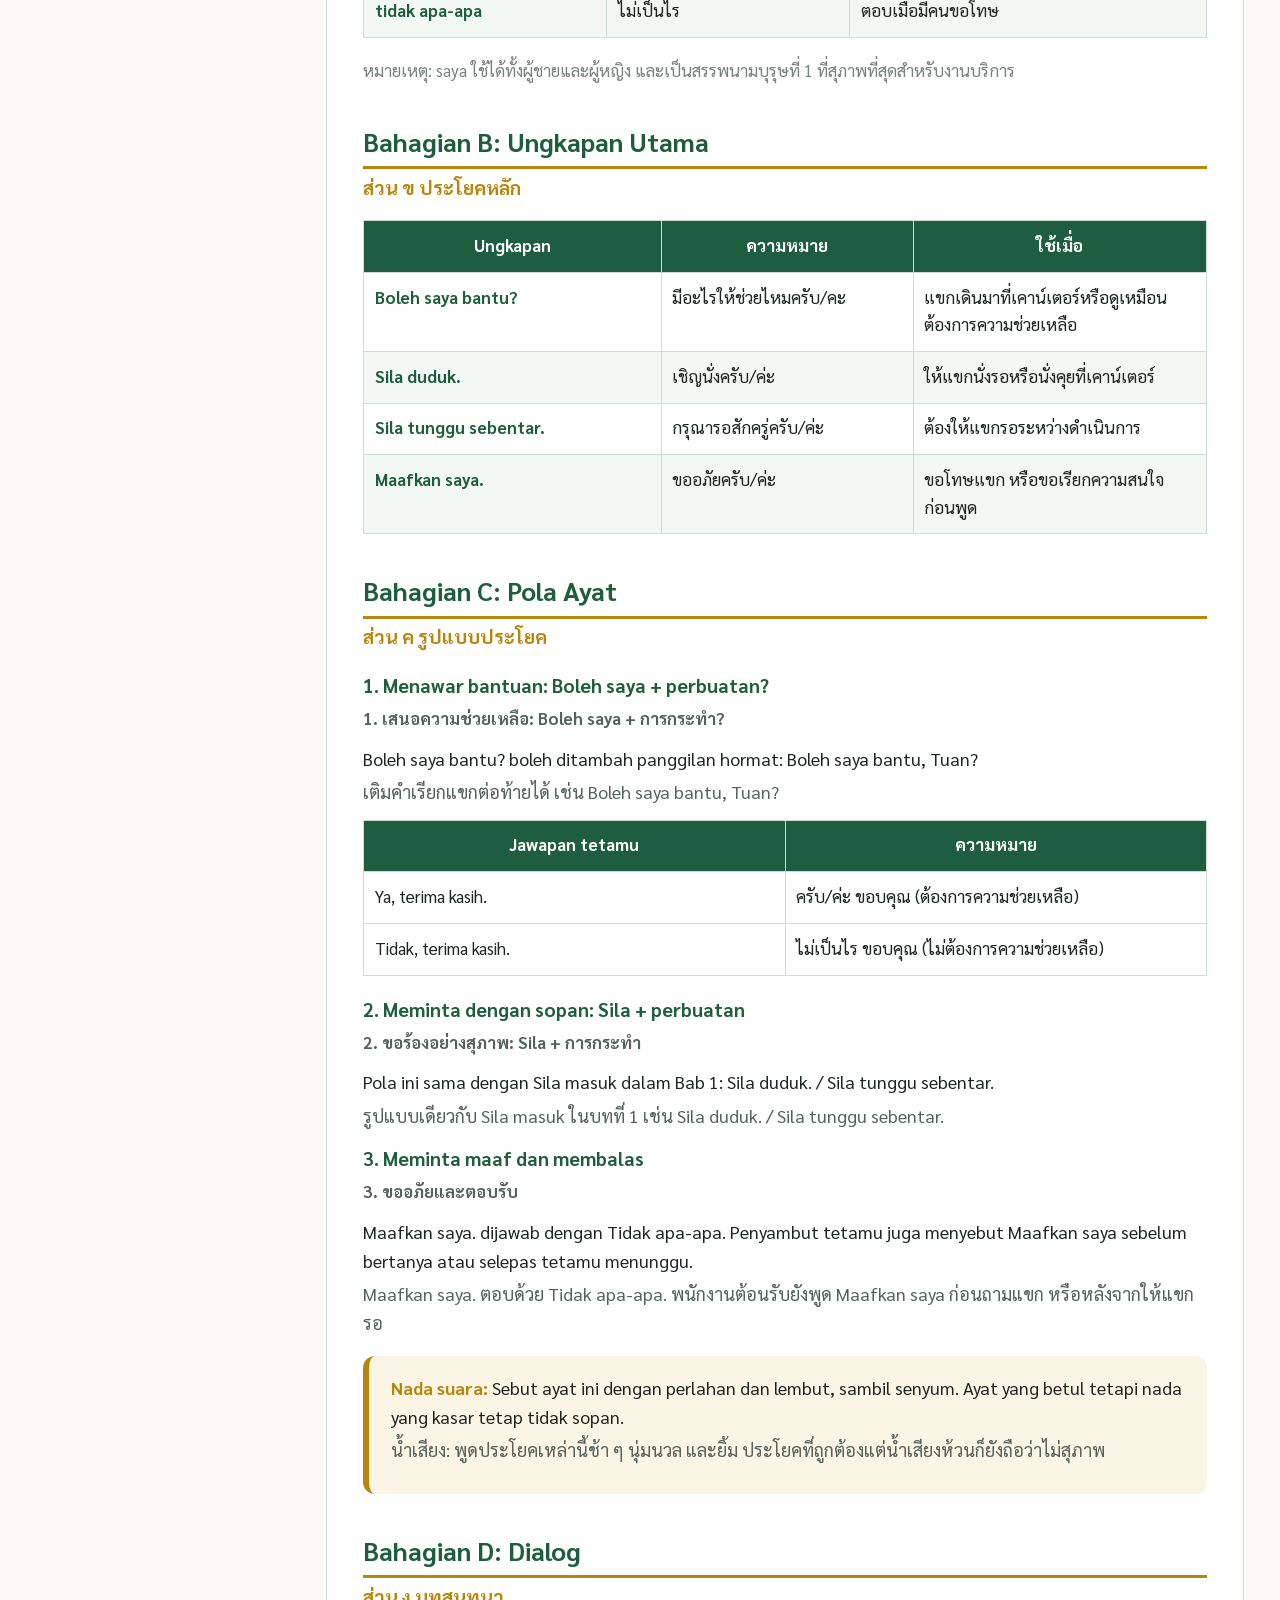
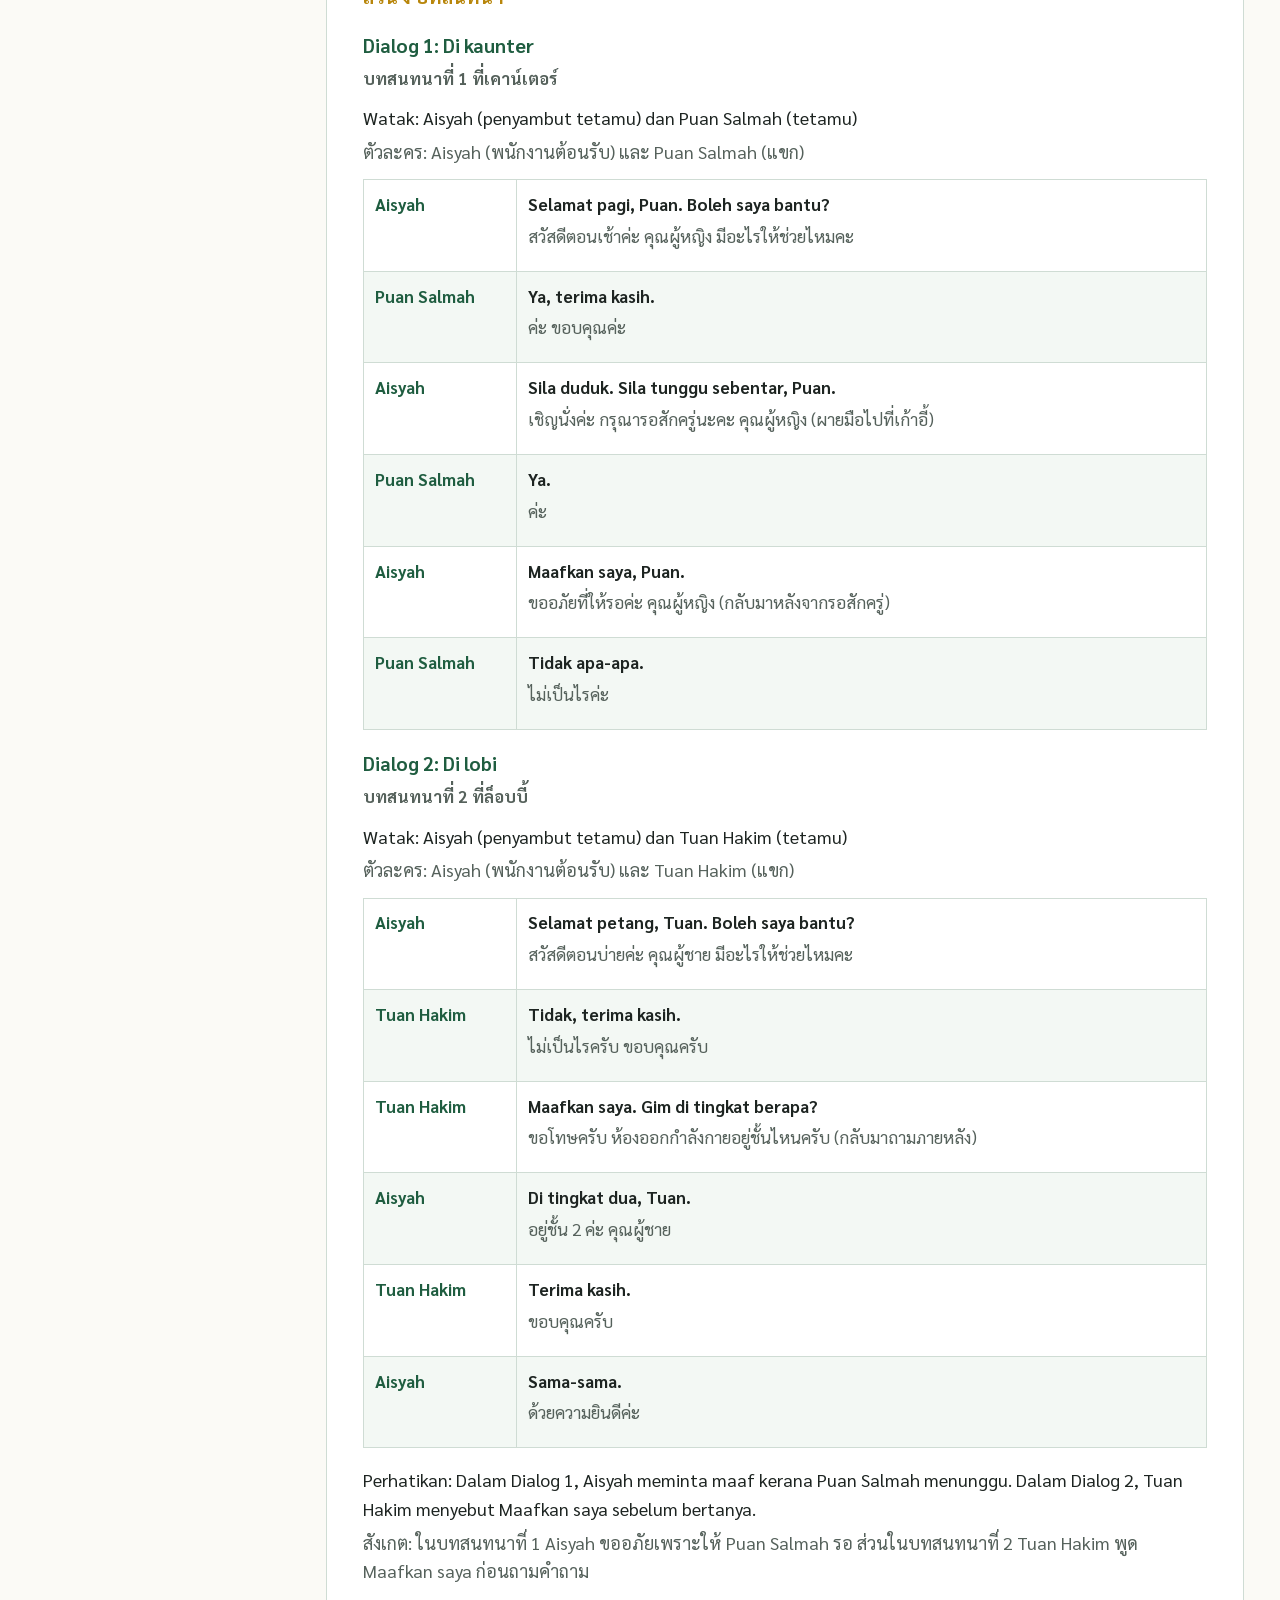
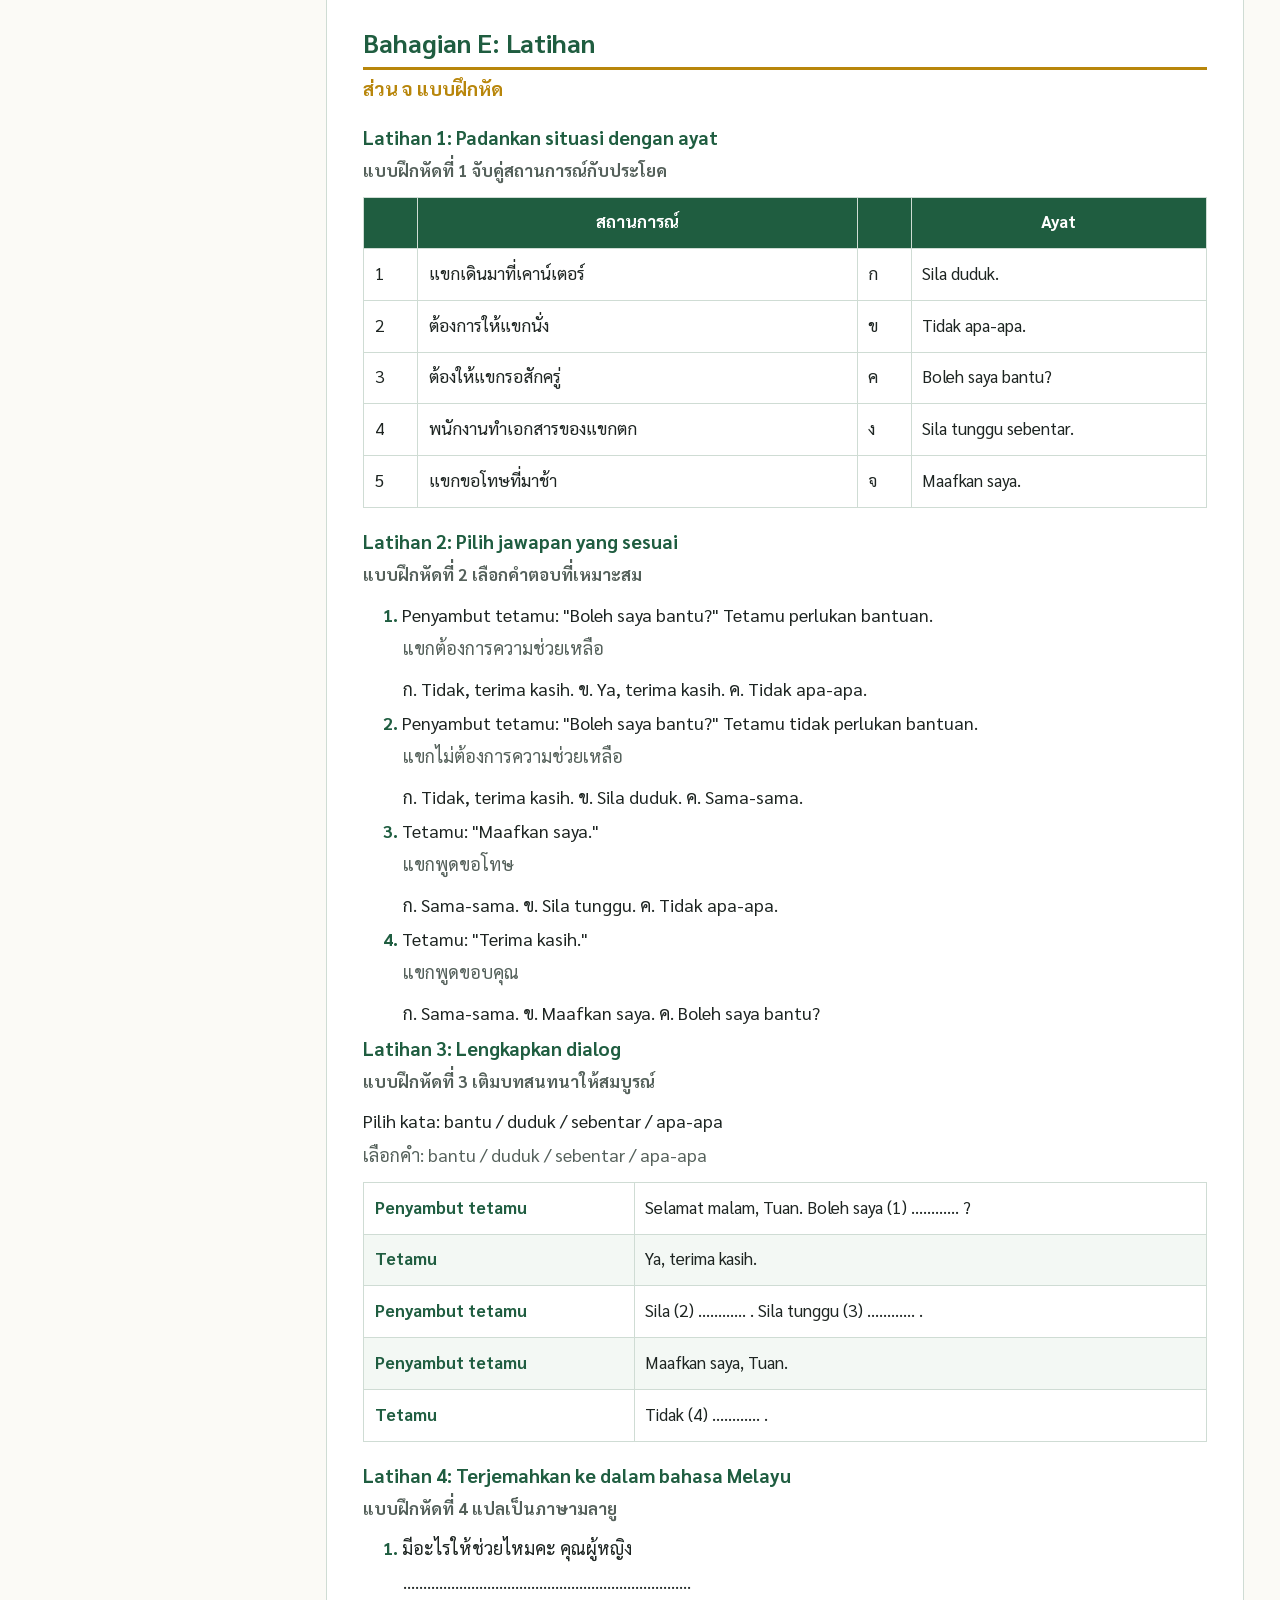
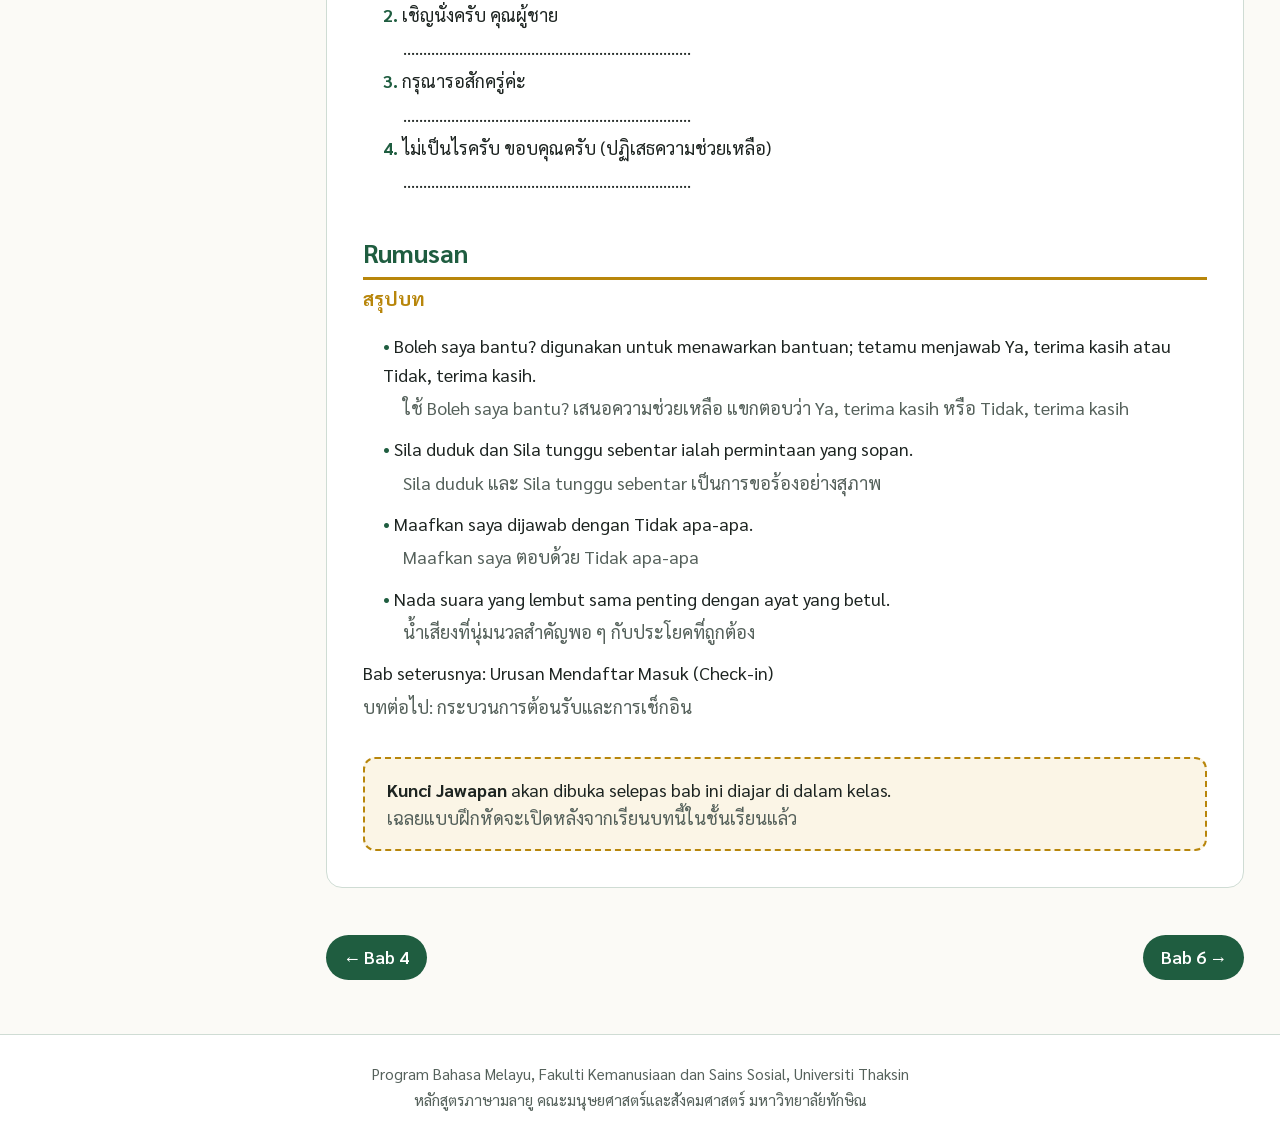
<file: bab-05.html>
<!DOCTYPE html>
<html lang="ms">
<head>
<meta charset="utf-8">
<meta name="viewport" content="width=device-width, initial-scale=1">
<title>Bab 5: Menawar Bantuan Asas | 0113357</title>
<link rel="preconnect" href="https://fonts.googleapis.com">
<link rel="preconnect" href="https://fonts.gstatic.com" crossorigin>
<link href="https://fonts.googleapis.com/css2?family=Sarabun:wght@400;600;700&display=swap" rel="stylesheet">
<link rel="stylesheet" href="assets/style.css">
</head>
<body>
<header class="top">
  <button class="menu-btn" aria-label="Menu" onclick="document.body.classList.toggle('nav-open')">☰</button>
  <a class="brand" href="index.html"><span class="code">0113357</span><span class="t-ms">Bahasa Melayu untuk Perhotelan</span><span class="t-th">ภาษามลายูเพื่อการโรงแรม</span></a>
</header>
<div class="layout">
<nav class="side">
  <a class="home" href="index.html"><span class="ms">Laman Utama</span><span class="th">หน้าแรก</span></a>
  <ol><li><a href="bab-01.html"><span class="num">Bab 1</span><span class="ms">Budaya Sambutan Melayu dan Kata Asas Perkhidmatan</span><span class="th">วัฒนธรรมการต้อนรับแบบมลายูและคำศัพท์พื้นฐานงานบริการ</span></a></li><li><a href="bab-02.html"><span class="num">Bab 2</span><span class="ms">Salam dan Ungkapan Menyapa</span><span class="th">การทักทายและการตอบรับแบบมลายู</span></a></li><li><a href="bab-03.html"><span class="num">Bab 3</span><span class="ms">Nombor dan Masa dalam Perhotelan</span><span class="th">ตัวเลข เวลา และการนับในงานโรงแรม</span></a></li><li><a href="bab-04.html"><span class="num">Bab 4</span><span class="ms">Kemudahan Hotel dan Bilik</span><span class="th">สิ่งอำนวยความสะดวกในโรงแรมและห้องพัก</span></a></li><li class="active"><a href="bab-05.html"><span class="num">Bab 5</span><span class="ms">Menawar Bantuan Asas</span><span class="th">การเสนอความช่วยเหลือและประโยคพื้นฐาน</span></a></li><li><a href="bab-06.html"><span class="num">Bab 6</span><span class="ms">Urusan Mendaftar Masuk (Check-in)</span><span class="th">กระบวนการต้อนรับและการเช็กอิน</span></a></li><li><a href="bab-07.html"><span class="num">Bab 7</span><span class="ms">Membaca dan Mengisi Borang Daftar Masuk</span><span class="th">การอ่านและกรอกแบบฟอร์มการเข้าพัก</span></a></li><li><a href="bab-08.html"><span class="num">Bab 8</span><span class="ms">Memberi Petunjuk Arah</span><span class="th">การบอกทิศทางและสถานที่ภายในโรงแรม</span></a></li><li><a href="bab-09.html"><span class="num">Bab 9</span><span class="ms">Perkhidmatan Bilik dan Pesanan</span><span class="th">งานบริการห้องพักและการรับคำสั่ง</span></a></li><li><a href="bab-10.html"><span class="num">Bab 10</span><span class="ms">Makanan dan Minuman Asas</span><span class="th">คำศัพท์อาหารและเครื่องดื่ม</span></a></li><li><a href="bab-11.html"><span class="num">Bab 11</span><span class="ms">Menangani Aduan Mudah</span><span class="th">การจัดการคำร้องเรียนง่าย ๆ</span></a></li><li><a href="bab-12.html"><span class="num">Bab 12</span><span class="ms">Urusan Mendaftar Keluar dan Pembayaran</span><span class="th">กระบวนการเช็กเอาต์และการชำระเงิน</span></a></li></ol>
</nav>
<main>

<section class="chap-head">
  <div class="kicker">Bab 5 · Minggu 6 <span class="th">· บทที่ 5 · คาบที่ 6</span></div>
  <h1>Menawar Bantuan Asas</h1>
  <p class="sub">การเสนอความช่วยเหลือและประโยคพื้นฐาน</p>
  <a class="btn pdf" href="pdf/0113357_Bab05.pdf" download>⬇ Muat turun PDF <span class="th">ดาวน์โหลด PDF</span></a>
</section>
<article class="chap">
<h2 class="sec"><span class="c-green"><strong>Objektif Pembelajaran</strong></span></h2>
<p style="font-size:1.063em"><span class="c-gold th"><strong>จุดประสงค์การเรียนรู้</strong></span></p>
<p>Pada akhir bab ini, mahasiswa dapat:</p>
<p class="tr"><span class="c-muted th">เมื่อเรียนจบบทนี้ นิสิตสามารถ</span></p>
<p style="margin-left:1.1em"><span class="c-green"><strong>1. </strong></span>menawarkan bantuan kepada tetamu dengan Boleh saya bantu?;</p>
<p class="tr" style="margin-left:2.2em"><span class="c-muted th">เสนอความช่วยเหลือแก่แขกด้วย </span><span class="c-muted">Boleh saya bantu? </span><span class="c-muted th">ได้</span></p>
<p style="margin-left:1.1em"><span class="c-green"><strong>2. </strong></span>mempersila tetamu duduk dan meminta tetamu menunggu dengan sopan;</p>
<p class="tr" style="margin-left:2.2em"><span class="c-muted th">เชิญแขกนั่งและขอให้แขกรอได้อย่างสุภาพ</span></p>
<p style="margin-left:1.1em"><span class="c-green"><strong>3. </strong></span>meminta maaf dan membalas permintaan maaf dengan betul;</p>
<p class="tr" style="margin-left:2.2em"><span class="c-muted th">กล่าวขออภัยและตอบรับคำขออภัยได้ถูกต้อง</span></p>
<p style="margin-left:1.1em"><span class="c-green"><strong>4. </strong></span>memilih jawapan yang sesuai apabila ditawarkan bantuan.</p>
<p class="tr" style="margin-left:2.2em"><span class="c-muted th">เลือกคำตอบที่เหมาะสมเมื่อมีผู้เสนอความช่วยเหลือได้</span></p>
<div class="box f-cream"><p><span class="c-gold"><strong>Ulang kaji Bab 1–4: </strong></span>Ya, terima kasih / Tidak, terima kasih, Sila masuk, Selamat pagi, Tuan, Puan, di tingkat berapa.</p><p class="tr"><span class="c-muted th">ทบทวนบทที่ 1–4: ประโยคตอบรับและปฏิเสธจากบทที่ 1 จะใช้ตอบคำเสนอความช่วยเหลือในบทนี้</span></p></div>
<h2 class="sec"><span class="c-green"><strong>Bahagian A: Kosa Kata</strong></span></h2>
<p style="font-size:1.063em"><span class="c-gold th"><strong>ส่วน ก คำศัพท์</strong></span></p>
<div class="tbl"><table><colgroup><col style="width:28.8%"><col style="width:28.8%"><col style="width:42.3%"></colgroup><tr><th><p style="text-align:center"><span class="c-white"><strong>Bahasa Melayu</strong></span></p></th><th><p style="text-align:center"><span class="c-white th"><strong>ความหมาย</strong></span></p></th><th><p style="text-align:center"><span class="c-white th"><strong>ตัวอย่าง</strong></span></p></th></tr><tr><td><p><span class="c-green"><strong>boleh</strong></span></p></td><td><p><span class="th">ได้ / สามารถ</span></p></td><td><p>Ya, boleh.</p></td></tr><tr><td class="f-light"><p><span class="c-green"><strong>saya</strong></span></p></td><td class="f-light"><p><span class="th">ฉัน / ผม / ดิฉัน</span></p></td><td class="f-light"><p>Boleh saya bantu?</p></td></tr><tr><td><p><span class="c-green"><strong>bantu</strong></span></p></td><td><p><span class="th">ช่วย</span></p></td><td><p>Boleh saya bantu?</p></td></tr><tr><td class="f-light"><p><span class="c-green"><strong>duduk</strong></span></p></td><td class="f-light"><p><span class="th">นั่ง</span></p></td><td class="f-light"><p>Sila duduk.</p></td></tr><tr><td><p><span class="c-green"><strong>tunggu</strong></span></p></td><td><p><span class="th">รอ</span></p></td><td><p>Sila tunggu.</p></td></tr><tr><td class="f-light"><p><span class="c-green"><strong>sebentar</strong></span></p></td><td class="f-light"><p><span class="th">สักครู่</span></p></td><td class="f-light"><p>Sila tunggu sebentar.</p></td></tr><tr><td><p><span class="c-green"><strong>maaf</strong></span></p></td><td><p><span class="th">ขออภัย / ขอโทษ</span></p></td><td><p>Maafkan saya.</p></td></tr><tr><td class="f-light"><p><span class="c-green"><strong>tidak apa-apa</strong></span></p></td><td class="f-light"><p><span class="th">ไม่เป็นไร</span></p></td><td class="f-light"><p><span class="th">ตอบเมื่อมีคนขอโทษ</span></p></td></tr></table></div>
<p><span class="c-note th">หมายเหตุ: </span><span class="c-note">saya </span><span class="c-note th">ใช้ได้ทั้งผู้ชายและผู้หญิง และเป็นสรรพนามบุรุษที่ 1 ที่สุภาพที่สุดสำหรับงานบริการ</span></p>
<h2 class="sec"><span class="c-green"><strong>Bahagian B: Ungkapan Utama</strong></span></h2>
<p style="font-size:1.063em"><span class="c-gold th"><strong>ส่วน ข ประโยคหลัก</strong></span></p>
<div class="tbl"><table><colgroup><col style="width:35.3%"><col style="width:29.9%"><col style="width:34.8%"></colgroup><tr><th><p style="text-align:center"><span class="c-white"><strong>Ungkapan</strong></span></p></th><th><p style="text-align:center"><span class="c-white th"><strong>ความหมาย</strong></span></p></th><th><p style="text-align:center"><span class="c-white th"><strong>ใช้เมื่อ</strong></span></p></th></tr><tr><td><p><span class="c-green"><strong>Boleh saya bantu?</strong></span></p></td><td><p><span class="th">มีอะไรให้ช่วยไหมครับ/คะ</span></p></td><td><p><span class="th">แขกเดินมาที่เคาน์เตอร์หรือดูเหมือนต้องการความช่วยเหลือ</span></p></td></tr><tr><td class="f-light"><p><span class="c-green"><strong>Sila duduk.</strong></span></p></td><td class="f-light"><p><span class="th">เชิญนั่งครับ/ค่ะ</span></p></td><td class="f-light"><p><span class="th">ให้แขกนั่งรอหรือนั่งคุยที่เคาน์เตอร์</span></p></td></tr><tr><td><p><span class="c-green"><strong>Sila tunggu sebentar.</strong></span></p></td><td><p><span class="th">กรุณารอสักครู่ครับ/ค่ะ</span></p></td><td><p><span class="th">ต้องให้แขกรอระหว่างดำเนินการ</span></p></td></tr><tr><td class="f-light"><p><span class="c-green"><strong>Maafkan saya.</strong></span></p></td><td class="f-light"><p><span class="th">ขออภัยครับ/ค่ะ</span></p></td><td class="f-light"><p><span class="th">ขอโทษแขก หรือขอเรียกความสนใจก่อนพูด</span></p></td></tr></table></div>
<h2 class="sec"><span class="c-green"><strong>Bahagian C: Pola Ayat</strong></span></h2>
<p style="font-size:1.063em"><span class="c-gold th"><strong>ส่วน ค รูปแบบประโยค</strong></span></p>
<p style="font-size:1.063em"><span class="c-green"><strong>1. Menawar bantuan: Boleh saya + perbuatan?</strong></span></p>
<p class="tr" style="font-size:0.938em"><span class="c-muted"><strong>1. </strong></span><span class="c-muted th"><strong>เสนอความช่วยเหลือ: </strong></span><span class="c-muted"><strong>Boleh saya + </strong></span><span class="c-muted th"><strong>การกระทำ?</strong></span></p>
<p>Boleh saya bantu? boleh ditambah panggilan hormat: Boleh saya bantu, Tuan?</p>
<p class="tr"><span class="c-muted th">เติมคำเรียกแขกต่อท้ายได้ เช่น </span><span class="c-muted">Boleh saya bantu, Tuan?</span></p>
<div class="tbl"><table><colgroup><col style="width:50.0%"><col style="width:50.0%"></colgroup><tr><th><p style="text-align:center"><span class="c-white"><strong>Jawapan tetamu</strong></span></p></th><th><p style="text-align:center"><span class="c-white th"><strong>ความหมาย</strong></span></p></th></tr><tr><td><p>Ya, terima kasih.</p></td><td><p><span class="th">ครับ/ค่ะ ขอบคุณ (ต้องการความช่วยเหลือ)</span></p></td></tr><tr><td><p>Tidak, terima kasih.</p></td><td><p><span class="th">ไม่เป็นไร ขอบคุณ (ไม่ต้องการความช่วยเหลือ)</span></p></td></tr></table></div>

<p style="font-size:1.063em"><span class="c-green"><strong>2. Meminta dengan sopan: Sila + perbuatan</strong></span></p>
<p class="tr" style="font-size:0.938em"><span class="c-muted"><strong>2. </strong></span><span class="c-muted th"><strong>ขอร้องอย่างสุภาพ: </strong></span><span class="c-muted"><strong>Sila + </strong></span><span class="c-muted th"><strong>การกระทำ</strong></span></p>
<p>Pola ini sama dengan Sila masuk dalam Bab 1: Sila duduk. / Sila tunggu sebentar.</p>
<p class="tr"><span class="c-muted th">รูปแบบเดียวกับ </span><span class="c-muted">Sila masuk </span><span class="c-muted th">ในบทที่ 1 เช่น </span><span class="c-muted">Sila duduk. / Sila tunggu sebentar.</span></p>
<p style="font-size:1.063em"><span class="c-green"><strong>3. Meminta maaf dan membalas</strong></span></p>
<p class="tr" style="font-size:0.938em"><span class="c-muted"><strong>3. </strong></span><span class="c-muted th"><strong>ขออภัยและตอบรับ</strong></span></p>
<p>Maafkan saya. dijawab dengan Tidak apa-apa. Penyambut tetamu juga menyebut Maafkan saya sebelum bertanya atau selepas tetamu menunggu.</p>
<p class="tr"><span class="c-muted">Maafkan saya. </span><span class="c-muted th">ตอบด้วย </span><span class="c-muted">Tidak apa-apa. </span><span class="c-muted th">พนักงานต้อนรับยังพูด </span><span class="c-muted">Maafkan saya </span><span class="c-muted th">ก่อนถามแขก หรือหลังจากให้แขกรอ</span></p>
<div class="box f-cream"><p><span class="c-gold"><strong>Nada suara: </strong></span>Sebut ayat ini dengan perlahan dan lembut, sambil senyum. Ayat yang betul tetapi nada yang kasar tetap tidak sopan.</p><p class="tr"><span class="c-muted th">น้ำเสียง: พูดประโยคเหล่านี้ช้า ๆ นุ่มนวล และยิ้ม ประโยคที่ถูกต้องแต่น้ำเสียงห้วนก็ยังถือว่าไม่สุภาพ</span></p></div>
<h2 class="sec"><span class="c-green"><strong>Bahagian D: Dialog</strong></span></h2>
<p style="font-size:1.063em"><span class="c-gold th"><strong>ส่วน ง บทสนทนา</strong></span></p>
<p style="font-size:1.063em"><span class="c-green"><strong>Dialog 1: Di kaunter</strong></span></p>
<p class="tr" style="font-size:0.938em"><span class="c-muted th"><strong>บทสนทนาที่ 1 ที่เคาน์เตอร์</strong></span></p>
<p>Watak: Aisyah (penyambut tetamu) dan Puan Salmah (tetamu)</p>
<p class="tr"><span class="c-muted th">ตัวละคร: </span><span class="c-muted">Aisyah (</span><span class="c-muted th">พนักงานต้อนรับ) และ </span><span class="c-muted">Puan Salmah (</span><span class="c-muted th">แขก)</span></p>
<div class="tbl"><table><colgroup><col style="width:18.2%"><col style="width:81.8%"></colgroup><tr><td><p><span class="c-green"><strong>Aisyah</strong></span></p></td><td><p><strong>Selamat pagi, Puan. Boleh saya bantu?</strong></p><p class="tr"><span class="c-muted th">สวัสดีตอนเช้าค่ะ คุณผู้หญิง มีอะไรให้ช่วยไหมคะ</span></p></td></tr><tr><td class="f-light"><p><span class="c-green"><strong>Puan Salmah</strong></span></p></td><td class="f-light"><p><strong>Ya, terima kasih.</strong></p><p class="tr"><span class="c-muted th">ค่ะ ขอบคุณค่ะ</span></p></td></tr><tr><td><p><span class="c-green"><strong>Aisyah</strong></span></p></td><td><p><strong>Sila duduk. Sila tunggu sebentar, Puan.</strong></p><p class="tr"><span class="c-muted th">เชิญนั่งค่ะ กรุณารอสักครู่นะคะ คุณผู้หญิง (ผายมือไปที่เก้าอี้)</span></p></td></tr><tr><td class="f-light"><p><span class="c-green"><strong>Puan Salmah</strong></span></p></td><td class="f-light"><p><strong>Ya.</strong></p><p class="tr"><span class="c-muted th">ค่ะ</span></p></td></tr><tr><td><p><span class="c-green"><strong>Aisyah</strong></span></p></td><td><p><strong>Maafkan saya, Puan.</strong></p><p class="tr"><span class="c-muted th">ขออภัยที่ให้รอค่ะ คุณผู้หญิง (กลับมาหลังจากรอสักครู่)</span></p></td></tr><tr><td class="f-light"><p><span class="c-green"><strong>Puan Salmah</strong></span></p></td><td class="f-light"><p><strong>Tidak apa-apa.</strong></p><p class="tr"><span class="c-muted th">ไม่เป็นไรค่ะ</span></p></td></tr></table></div>

<p style="font-size:1.063em"><span class="c-green"><strong>Dialog 2: Di lobi</strong></span></p>
<p class="tr" style="font-size:0.938em"><span class="c-muted th"><strong>บทสนทนาที่ 2 ที่ล็อบบี้</strong></span></p>
<p>Watak: Aisyah (penyambut tetamu) dan Tuan Hakim (tetamu)</p>
<p class="tr"><span class="c-muted th">ตัวละคร: </span><span class="c-muted">Aisyah (</span><span class="c-muted th">พนักงานต้อนรับ) และ </span><span class="c-muted">Tuan Hakim (</span><span class="c-muted th">แขก)</span></p>
<div class="tbl"><table><colgroup><col style="width:18.2%"><col style="width:81.8%"></colgroup><tr><td><p><span class="c-green"><strong>Aisyah</strong></span></p></td><td><p><strong>Selamat petang, Tuan. Boleh saya bantu?</strong></p><p class="tr"><span class="c-muted th">สวัสดีตอนบ่ายค่ะ คุณผู้ชาย มีอะไรให้ช่วยไหมคะ</span></p></td></tr><tr><td class="f-light"><p><span class="c-green"><strong>Tuan Hakim</strong></span></p></td><td class="f-light"><p><strong>Tidak, terima kasih.</strong></p><p class="tr"><span class="c-muted th">ไม่เป็นไรครับ ขอบคุณครับ</span></p></td></tr><tr><td><p><span class="c-green"><strong>Tuan Hakim</strong></span></p></td><td><p><strong>Maafkan saya. Gim di tingkat berapa?</strong></p><p class="tr"><span class="c-muted th">ขอโทษครับ ห้องออกกำลังกายอยู่ชั้นไหนครับ (กลับมาถามภายหลัง)</span></p></td></tr><tr><td class="f-light"><p><span class="c-green"><strong>Aisyah</strong></span></p></td><td class="f-light"><p><strong>Di tingkat dua, Tuan.</strong></p><p class="tr"><span class="c-muted th">อยู่ชั้น 2 ค่ะ คุณผู้ชาย</span></p></td></tr><tr><td><p><span class="c-green"><strong>Tuan Hakim</strong></span></p></td><td><p><strong>Terima kasih.</strong></p><p class="tr"><span class="c-muted th">ขอบคุณครับ</span></p></td></tr><tr><td class="f-light"><p><span class="c-green"><strong>Aisyah</strong></span></p></td><td class="f-light"><p><strong>Sama-sama.</strong></p><p class="tr"><span class="c-muted th">ด้วยความยินดีค่ะ</span></p></td></tr></table></div>

<p>Perhatikan: Dalam Dialog 1, Aisyah meminta maaf kerana Puan Salmah menunggu. Dalam Dialog 2, Tuan Hakim menyebut Maafkan saya sebelum bertanya.</p>
<p class="tr"><span class="c-muted th">สังเกต: ในบทสนทนาที่ 1 </span><span class="c-muted">Aisyah </span><span class="c-muted th">ขออภัยเพราะให้ </span><span class="c-muted">Puan Salmah </span><span class="c-muted th">รอ ส่วนในบทสนทนาที่ 2 </span><span class="c-muted">Tuan Hakim </span><span class="c-muted th">พูด </span><span class="c-muted">Maafkan saya </span><span class="c-muted th">ก่อนถามคำถาม</span></p>
<h2 class="sec"><span class="c-green"><strong>Bahagian E: Latihan</strong></span></h2>
<p style="font-size:1.063em"><span class="c-gold th"><strong>ส่วน จ แบบฝึกหัด</strong></span></p>
<p style="font-size:1.063em"><span class="c-green"><strong>Latihan 1: Padankan situasi dengan ayat</strong></span></p>
<p class="tr" style="font-size:0.938em"><span class="c-muted th"><strong>แบบฝึกหัดที่ 1 จับคู่สถานการณ์กับประโยค</strong></span></p>
<div class="tbl"><table><colgroup><col style="width:6.4%"><col style="width:52.1%"><col style="width:6.4%"><col style="width:35.0%"></colgroup><tr><th>&nbsp;</th><th><p style="text-align:center"><span class="c-white th"><strong>สถานการณ์</strong></span></p></th><th>&nbsp;</th><th><p style="text-align:center"><span class="c-white"><strong>Ayat</strong></span></p></th></tr><tr><td><p>1</p></td><td><p><span class="th">แขกเดินมาที่เคาน์เตอร์</span></p></td><td><p><span class="th">ก</span></p></td><td><p>Sila duduk.</p></td></tr><tr><td><p>2</p></td><td><p><span class="th">ต้องการให้แขกนั่ง</span></p></td><td><p><span class="th">ข</span></p></td><td><p>Tidak apa-apa.</p></td></tr><tr><td><p>3</p></td><td><p><span class="th">ต้องให้แขกรอสักครู่</span></p></td><td><p><span class="th">ค</span></p></td><td><p>Boleh saya bantu?</p></td></tr><tr><td><p>4</p></td><td><p><span class="th">พนักงานทำเอกสารของแขกตก</span></p></td><td><p><span class="th">ง</span></p></td><td><p>Sila tunggu sebentar.</p></td></tr><tr><td><p>5</p></td><td><p><span class="th">แขกขอโทษที่มาช้า</span></p></td><td><p><span class="th">จ</span></p></td><td><p>Maafkan saya.</p></td></tr></table></div>

<p style="font-size:1.063em"><span class="c-green"><strong>Latihan 2: Pilih jawapan yang sesuai</strong></span></p>
<p class="tr" style="font-size:0.938em"><span class="c-muted th"><strong>แบบฝึกหัดที่ 2 เลือกคำตอบที่เหมาะสม</strong></span></p>
<p style="margin-left:1.1em"><span class="c-green"><strong>1. </strong></span>Penyambut tetamu: "Boleh saya bantu?" Tetamu perlukan bantuan.</p>
<p class="tr" style="margin-left:2.2em"><span class="c-muted th">แขกต้องการความช่วยเหลือ</span></p>
<p style="margin-left:2.2em"><span class="th">ก. </span>Tidak, terima kasih.   <span class="th">ข. </span>Ya, terima kasih.   <span class="th">ค. </span>Tidak apa-apa.</p>
<p style="margin-left:1.1em"><span class="c-green"><strong>2. </strong></span>Penyambut tetamu: "Boleh saya bantu?" Tetamu tidak perlukan bantuan.</p>
<p class="tr" style="margin-left:2.2em"><span class="c-muted th">แขกไม่ต้องการความช่วยเหลือ</span></p>
<p style="margin-left:2.2em"><span class="th">ก. </span>Tidak, terima kasih.   <span class="th">ข. </span>Sila duduk.   <span class="th">ค. </span>Sama-sama.</p>
<p style="margin-left:1.1em"><span class="c-green"><strong>3. </strong></span>Tetamu: "Maafkan saya."</p>
<p class="tr" style="margin-left:2.2em"><span class="c-muted th">แขกพูดขอโทษ</span></p>
<p style="margin-left:2.2em"><span class="th">ก. </span>Sama-sama.   <span class="th">ข. </span>Sila tunggu.   <span class="th">ค. </span>Tidak apa-apa.</p>
<p style="margin-left:1.1em"><span class="c-green"><strong>4. </strong></span>Tetamu: "Terima kasih."</p>
<p class="tr" style="margin-left:2.2em"><span class="c-muted th">แขกพูดขอบคุณ</span></p>
<p style="margin-left:2.2em"><span class="th">ก. </span>Sama-sama.   <span class="th">ข. </span>Maafkan saya.   <span class="th">ค. </span>Boleh saya bantu?</p>
<p style="font-size:1.063em"><span class="c-green"><strong>Latihan 3: Lengkapkan dialog</strong></span></p>
<p class="tr" style="font-size:0.938em"><span class="c-muted th"><strong>แบบฝึกหัดที่ 3 เติมบทสนทนาให้สมบูรณ์</strong></span></p>
<p>Pilih kata: bantu / duduk / sebentar / apa-apa</p>
<p class="tr"><span class="c-muted th">เลือกคำ: </span><span class="c-muted">bantu / duduk / sebentar / apa-apa</span></p>
<div class="tbl"><table><colgroup><col style="width:32.1%"><col style="width:67.9%"></colgroup><tr><td><p><span class="c-green"><strong>Penyambut tetamu</strong></span></p></td><td><p>Selamat malam, Tuan. Boleh saya (1) ............ ?</p></td></tr><tr><td class="f-light"><p><span class="c-green"><strong>Tetamu</strong></span></p></td><td class="f-light"><p>Ya, terima kasih.</p></td></tr><tr><td><p><span class="c-green"><strong>Penyambut tetamu</strong></span></p></td><td><p>Sila (2) ............ . Sila tunggu (3) ............ .</p></td></tr><tr><td class="f-light"><p><span class="c-green"><strong>Penyambut tetamu</strong></span></p></td><td class="f-light"><p>Maafkan saya, Tuan.</p></td></tr><tr><td><p><span class="c-green"><strong>Tetamu</strong></span></p></td><td><p>Tidak (4) ............ .</p></td></tr></table></div>

<p style="font-size:1.063em"><span class="c-green"><strong>Latihan 4: Terjemahkan ke dalam bahasa Melayu</strong></span></p>
<p class="tr" style="font-size:0.938em"><span class="c-muted th"><strong>แบบฝึกหัดที่ 4 แปลเป็นภาษามลายู</strong></span></p>
<p style="margin-left:1.1em"><span class="c-green"><strong>1. </strong></span><span class="th">มีอะไรให้ช่วยไหมคะ คุณผู้หญิง</span></p>
<p style="margin-left:2.2em">........................................................................</p>
<p style="margin-left:1.1em"><span class="c-green"><strong>2. </strong></span><span class="th">เชิญนั่งครับ คุณผู้ชาย</span></p>
<p style="margin-left:2.2em">........................................................................</p>
<p style="margin-left:1.1em"><span class="c-green"><strong>3. </strong></span><span class="th">กรุณารอสักครู่ค่ะ</span></p>
<p style="margin-left:2.2em">........................................................................</p>
<p style="margin-left:1.1em"><span class="c-green"><strong>4. </strong></span><span class="th">ไม่เป็นไรครับ ขอบคุณครับ (ปฏิเสธความช่วยเหลือ)</span></p>
<p style="margin-left:2.2em">........................................................................</p>
<h2 class="sec"><span class="c-green"><strong>Rumusan</strong></span></h2>
<p style="font-size:1.063em"><span class="c-gold th"><strong>สรุปบท</strong></span></p>
<p style="margin-left:1.1em"><span class="c-green"><strong>• </strong></span>Boleh saya bantu? digunakan untuk menawarkan bantuan; tetamu menjawab Ya, terima kasih atau Tidak, terima kasih.</p>
<p class="tr" style="margin-left:2.2em"><span class="c-muted th">ใช้ </span><span class="c-muted">Boleh saya bantu? </span><span class="c-muted th">เสนอความช่วยเหลือ แขกตอบว่า </span><span class="c-muted">Ya, terima kasih </span><span class="c-muted th">หรือ </span><span class="c-muted">Tidak, terima kasih</span></p>
<p style="margin-left:1.1em"><span class="c-green"><strong>• </strong></span>Sila duduk dan Sila tunggu sebentar ialah permintaan yang sopan.</p>
<p class="tr" style="margin-left:2.2em"><span class="c-muted">Sila duduk </span><span class="c-muted th">และ </span><span class="c-muted">Sila tunggu sebentar </span><span class="c-muted th">เป็นการขอร้องอย่างสุภาพ</span></p>
<p style="margin-left:1.1em"><span class="c-green"><strong>• </strong></span>Maafkan saya dijawab dengan Tidak apa-apa.</p>
<p class="tr" style="margin-left:2.2em"><span class="c-muted">Maafkan saya </span><span class="c-muted th">ตอบด้วย </span><span class="c-muted">Tidak apa-apa</span></p>
<p style="margin-left:1.1em"><span class="c-green"><strong>• </strong></span>Nada suara yang lembut sama penting dengan ayat yang betul.</p>
<p class="tr" style="margin-left:2.2em"><span class="c-muted th">น้ำเสียงที่นุ่มนวลสำคัญพอ ๆ กับประโยคที่ถูกต้อง</span></p>
<p>Bab seterusnya: Urusan Mendaftar Masuk (Check-in)</p>
<p class="tr"><span class="c-muted th">บทต่อไป: กระบวนการต้อนรับและการเช็กอิน</span></p>
<div class="ans locked"><p><strong>Kunci Jawapan</strong> akan dibuka selepas bab ini diajar di dalam kelas.</p><p class="tr">เฉลยแบบฝึกหัดจะเปิดหลังจากเรียนบทนี้ในชั้นเรียนแล้ว</p></div>
</article>
<div class="pager"><a class="btn" href="bab-04.html">← Bab 4</a><a class="btn" href="bab-06.html">Bab 6 →</a></div>
</main>
</div>
<footer class="foot">
  <p>Program Bahasa Melayu, Fakulti Kemanusiaan dan Sains Sosial, Universiti Thaksin</p>
  <p class="th">หลักสูตรภาษามลายู คณะมนุษยศาสตร์และสังคมศาสตร์ มหาวิทยาลัยทักษิณ</p>
</footer>
<!-- GoatCounter: statistik pelawat · สถิติผู้เข้าชม -->
<script data-goatcounter="https://bm-perhotelan.goatcounter.com/count" async src="//gc.zgo.at/count.js"></script>
<script>document.querySelectorAll('.side a').forEach(a=>a.addEventListener('click',()=>document.body.classList.remove('nav-open')));</script>
</body>
</html>
</file>
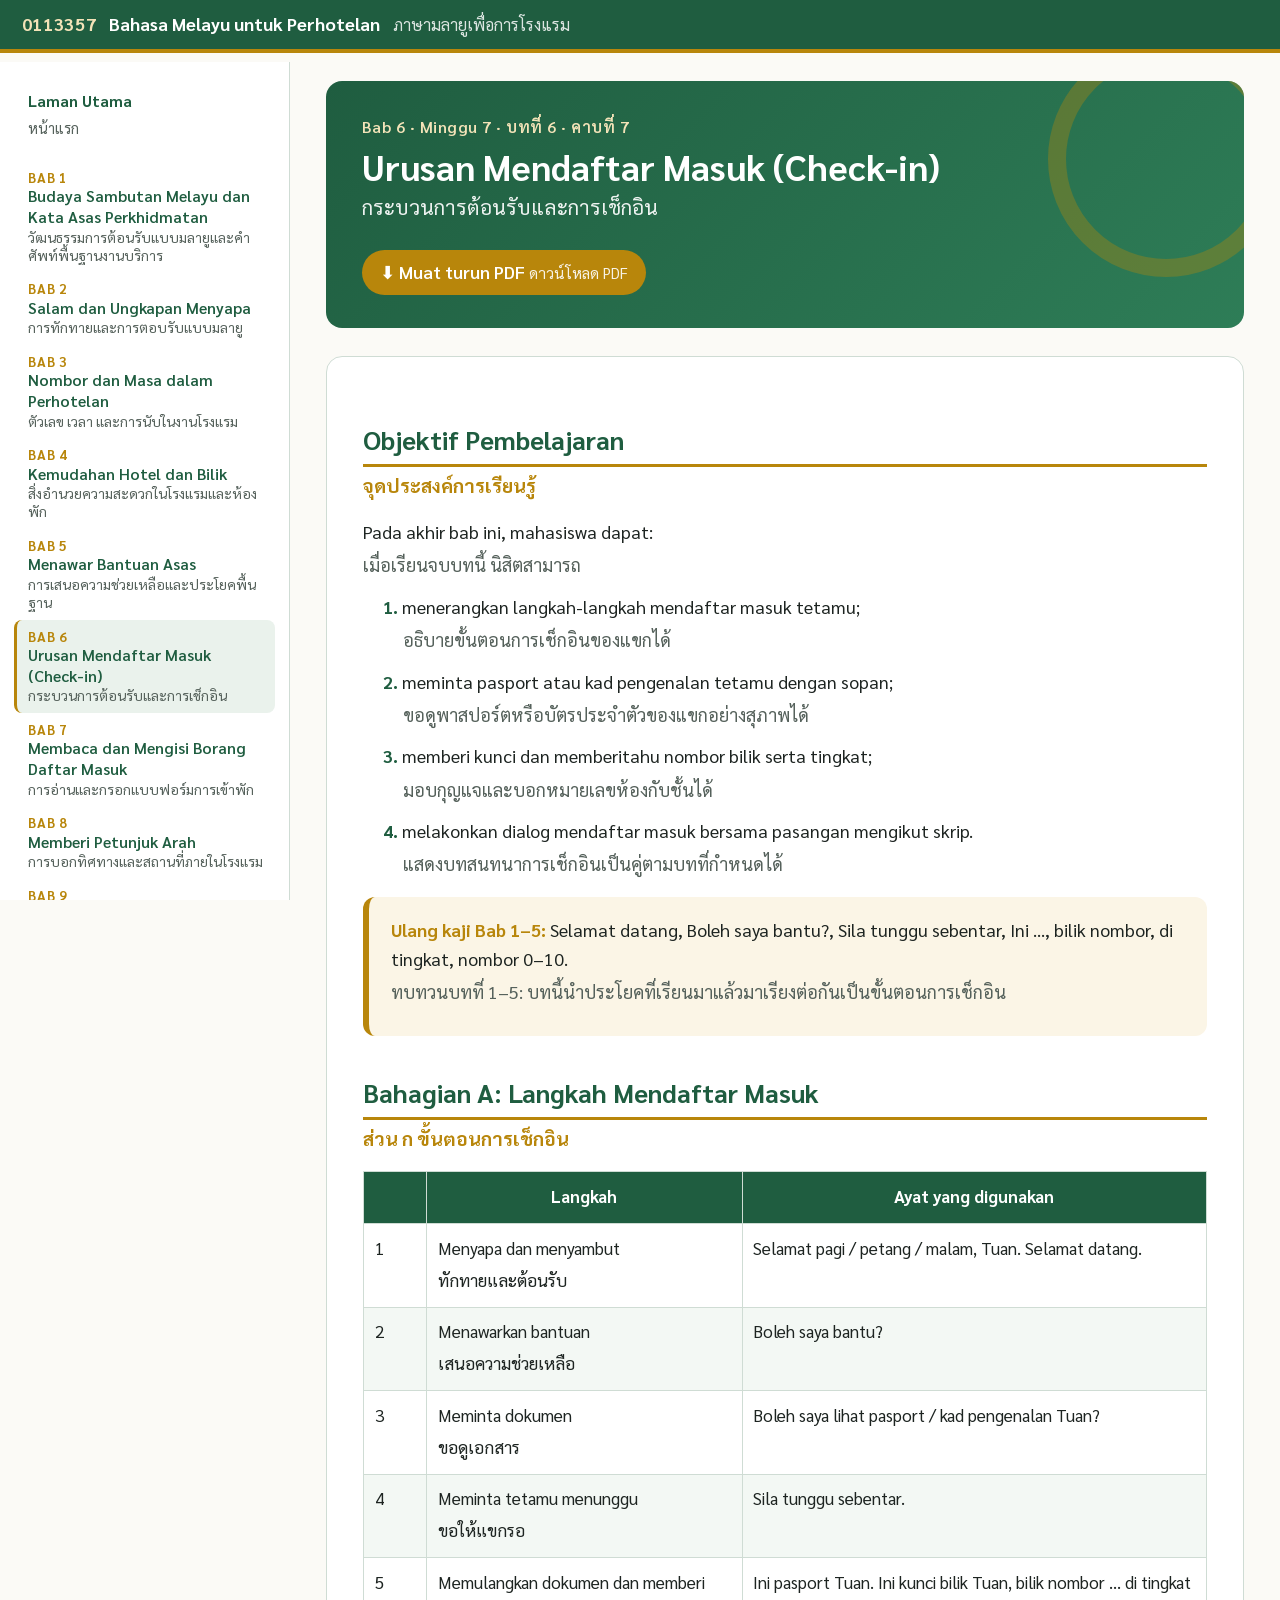
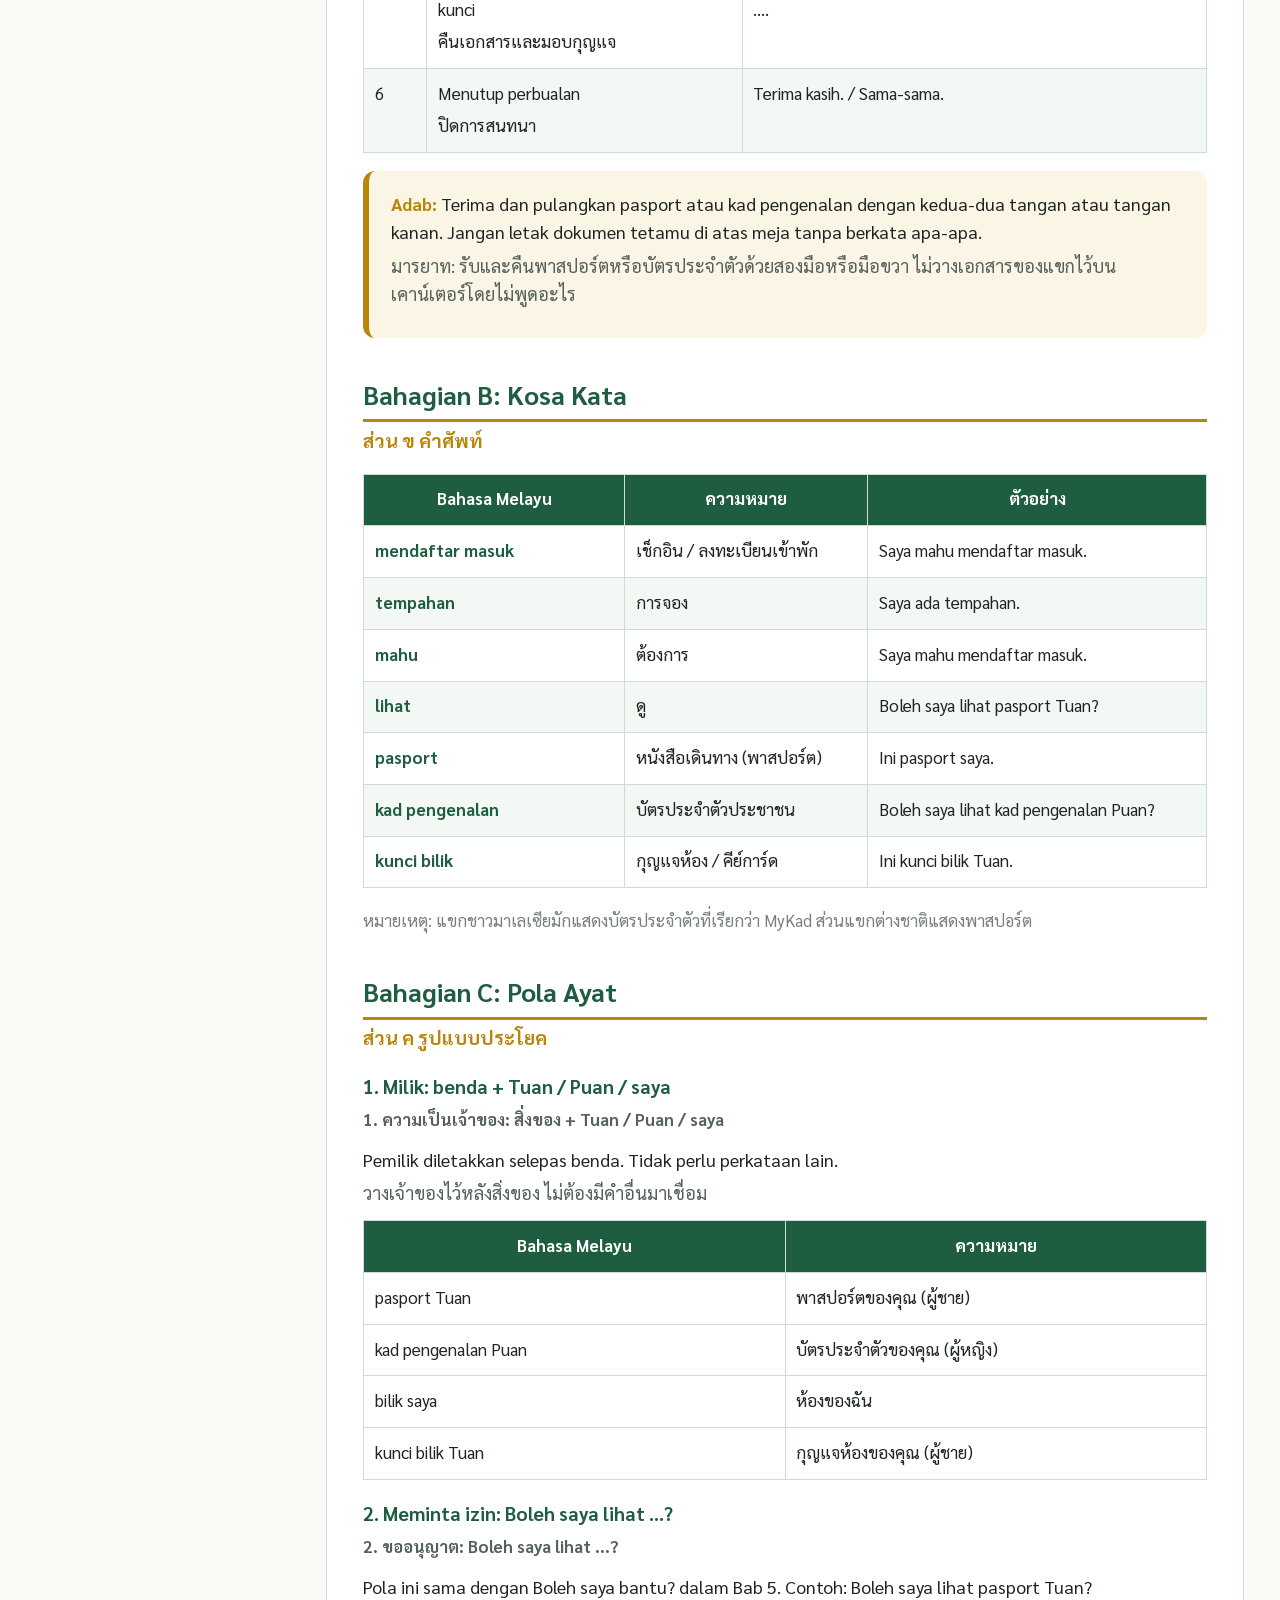
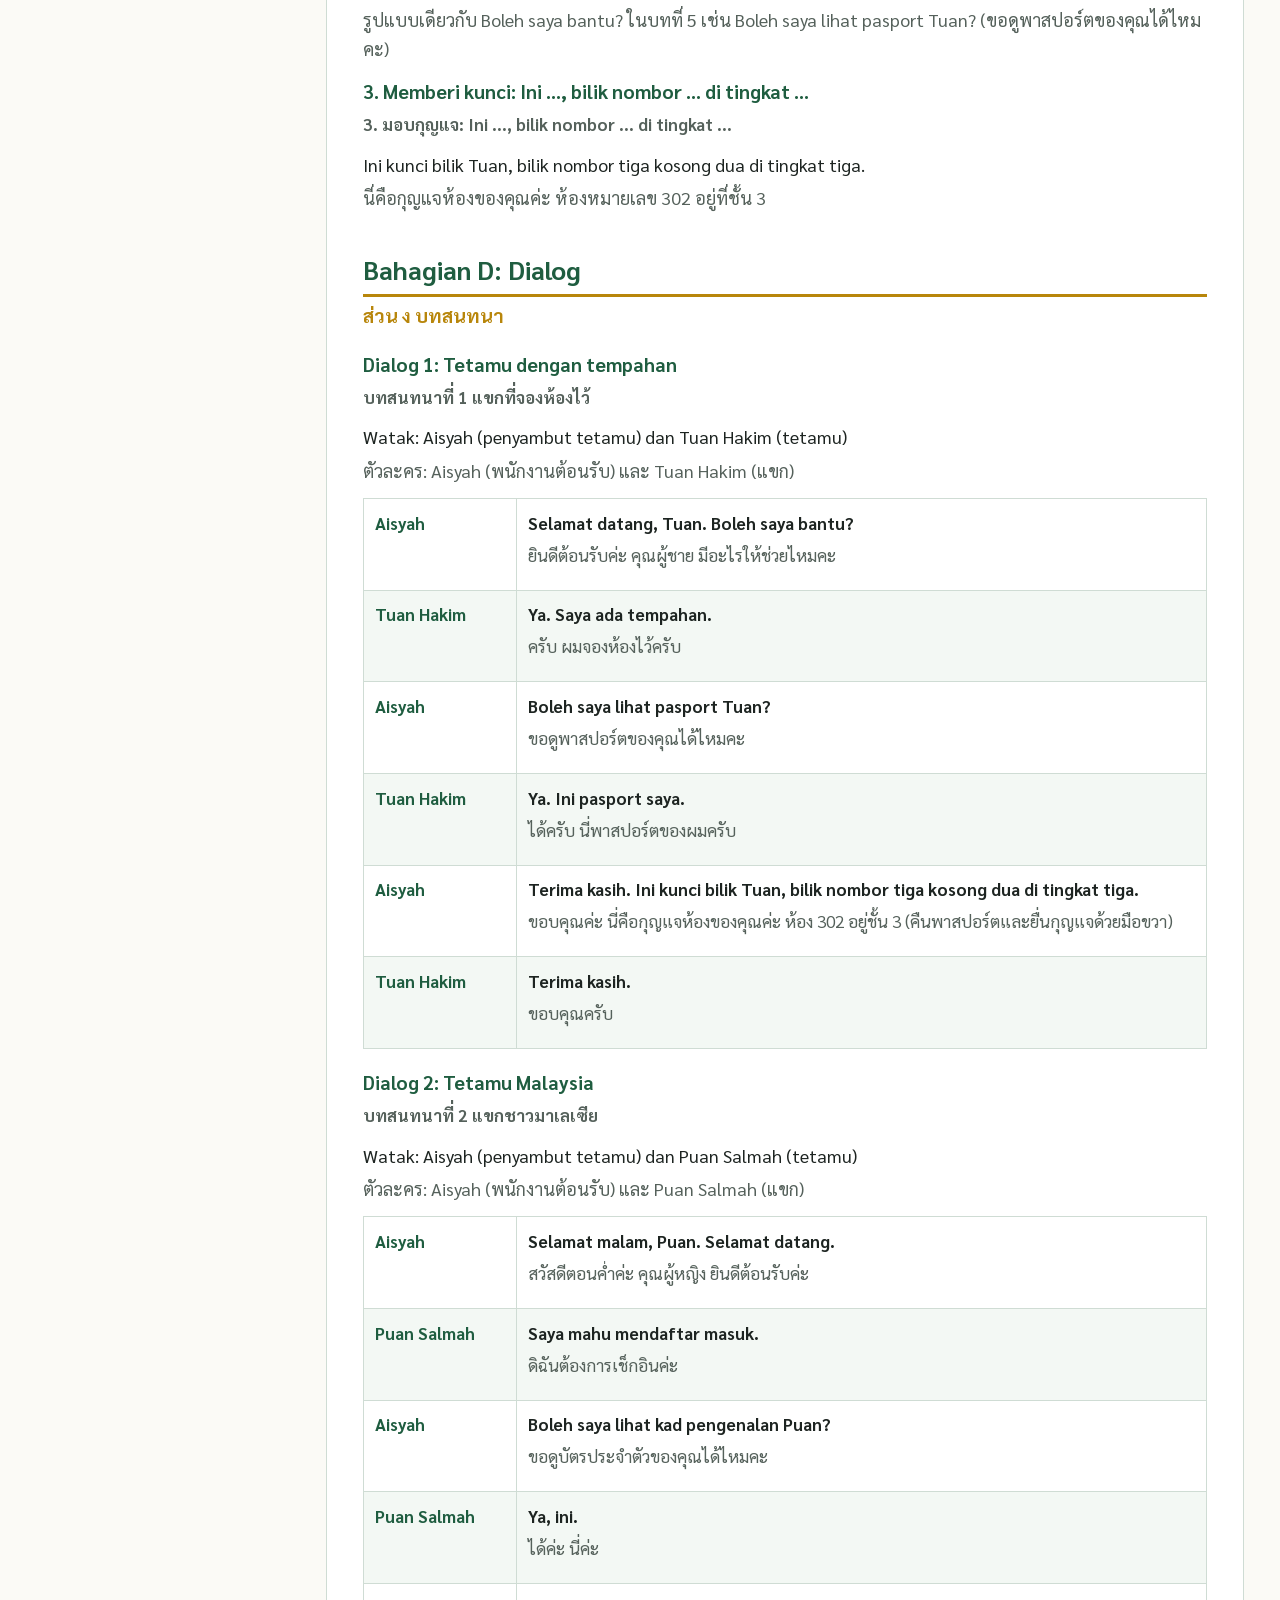
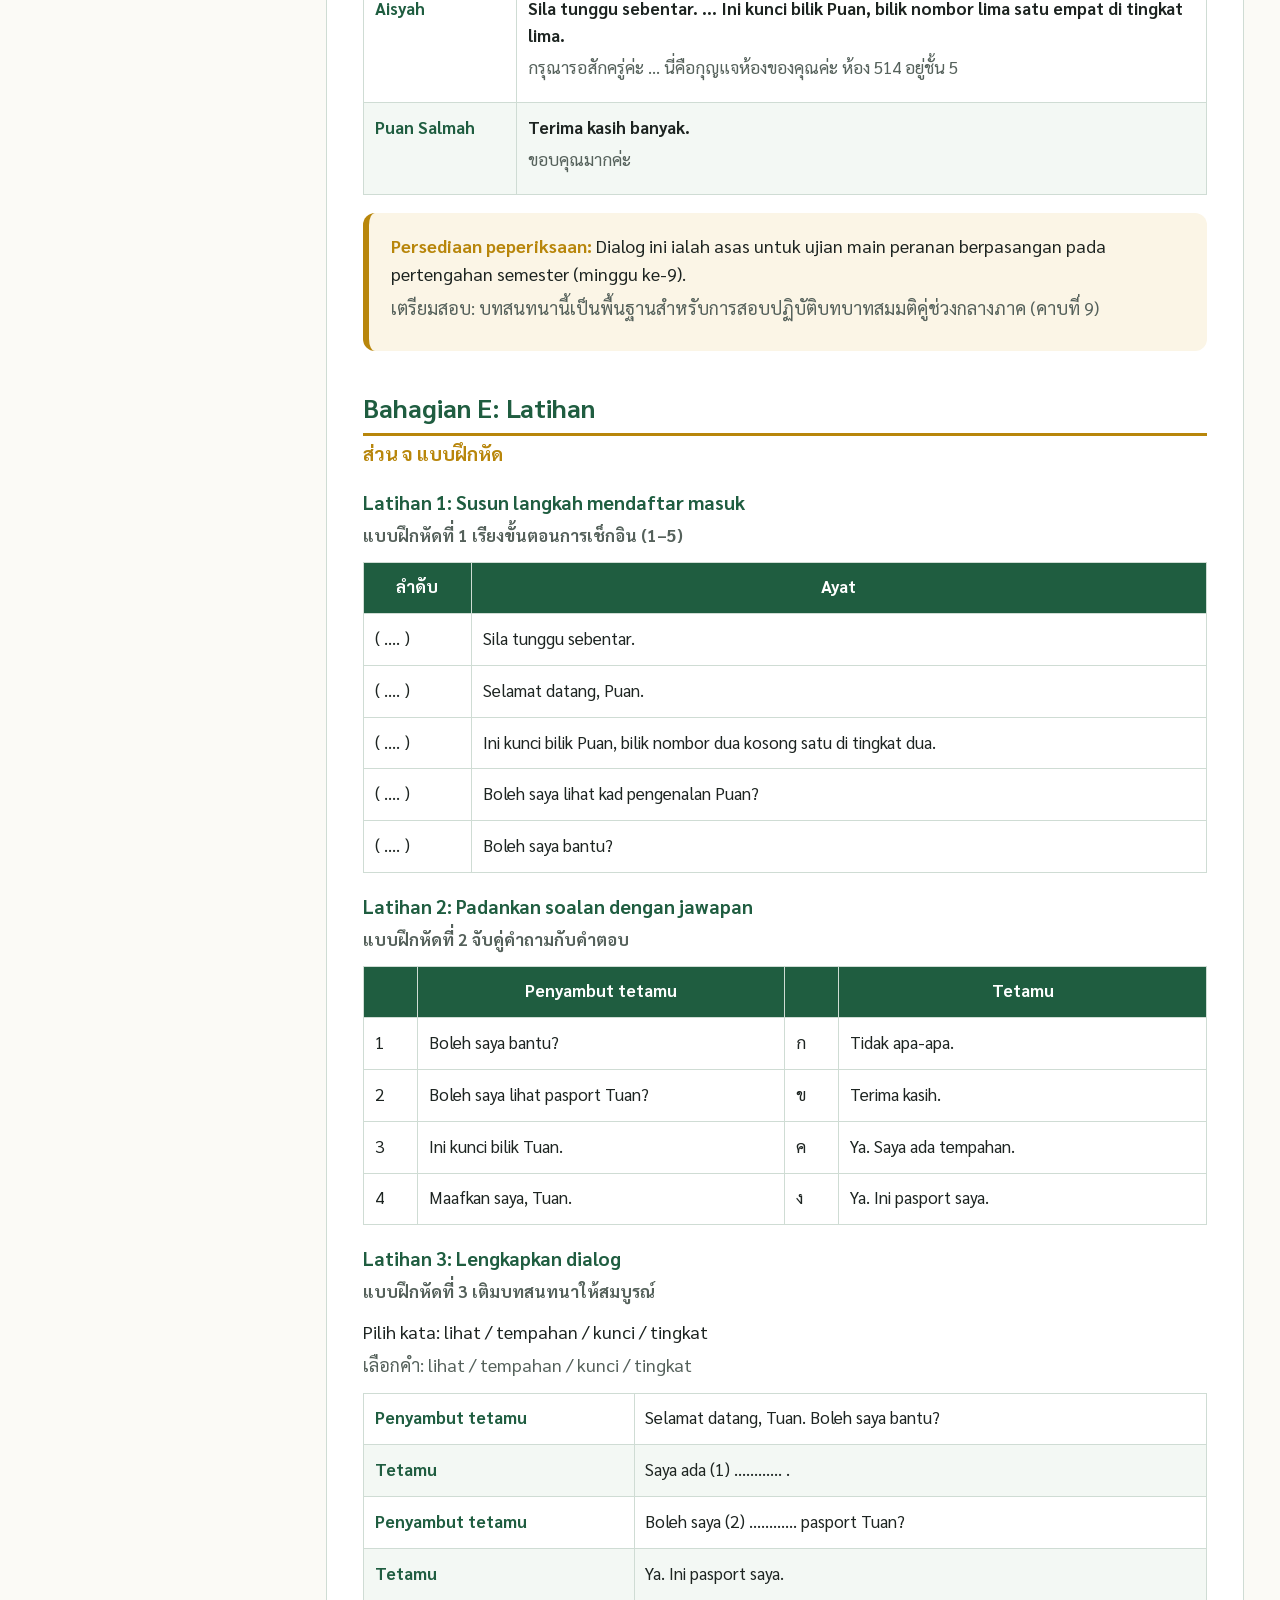
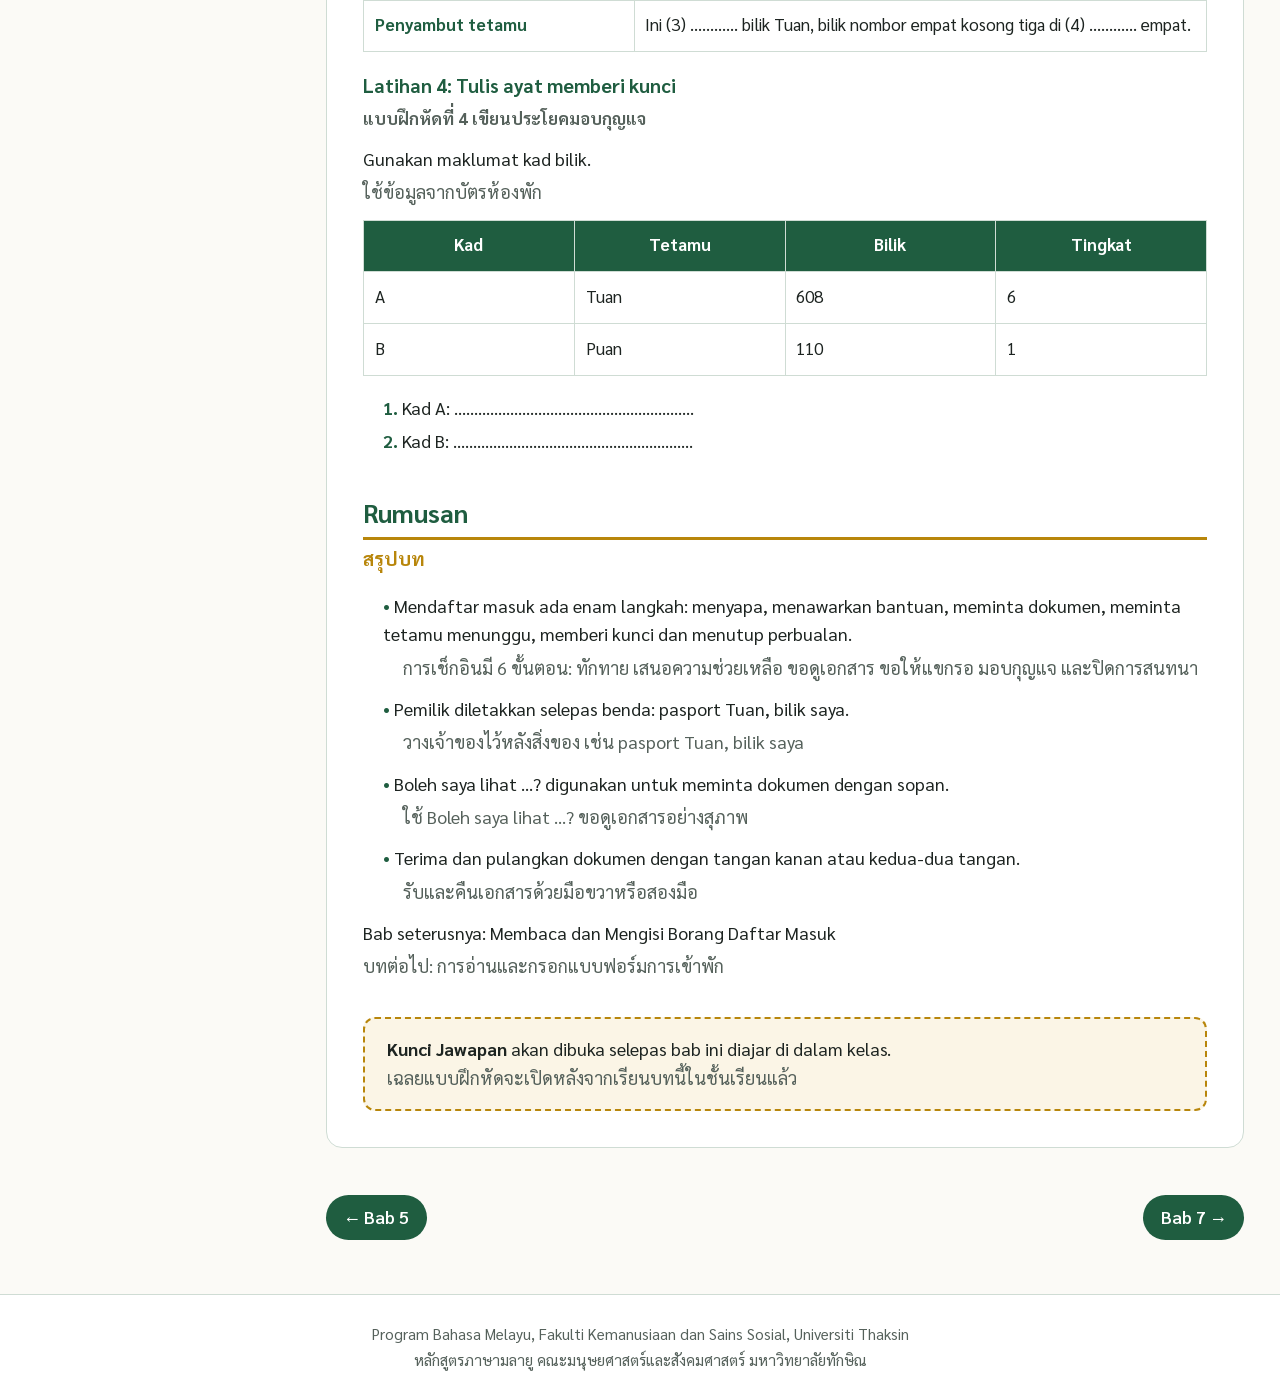
<file: bab-06.html>
<!DOCTYPE html>
<html lang="ms">
<head>
<meta charset="utf-8">
<meta name="viewport" content="width=device-width, initial-scale=1">
<title>Bab 6: Urusan Mendaftar Masuk (Check-in) | 0113357</title>
<link rel="preconnect" href="https://fonts.googleapis.com">
<link rel="preconnect" href="https://fonts.gstatic.com" crossorigin>
<link href="https://fonts.googleapis.com/css2?family=Sarabun:wght@400;600;700&display=swap" rel="stylesheet">
<link rel="stylesheet" href="assets/style.css">
</head>
<body>
<header class="top">
  <button class="menu-btn" aria-label="Menu" onclick="document.body.classList.toggle('nav-open')">☰</button>
  <a class="brand" href="index.html"><span class="code">0113357</span><span class="t-ms">Bahasa Melayu untuk Perhotelan</span><span class="t-th">ภาษามลายูเพื่อการโรงแรม</span></a>
</header>
<div class="layout">
<nav class="side">
  <a class="home" href="index.html"><span class="ms">Laman Utama</span><span class="th">หน้าแรก</span></a>
  <ol><li><a href="bab-01.html"><span class="num">Bab 1</span><span class="ms">Budaya Sambutan Melayu dan Kata Asas Perkhidmatan</span><span class="th">วัฒนธรรมการต้อนรับแบบมลายูและคำศัพท์พื้นฐานงานบริการ</span></a></li><li><a href="bab-02.html"><span class="num">Bab 2</span><span class="ms">Salam dan Ungkapan Menyapa</span><span class="th">การทักทายและการตอบรับแบบมลายู</span></a></li><li><a href="bab-03.html"><span class="num">Bab 3</span><span class="ms">Nombor dan Masa dalam Perhotelan</span><span class="th">ตัวเลข เวลา และการนับในงานโรงแรม</span></a></li><li><a href="bab-04.html"><span class="num">Bab 4</span><span class="ms">Kemudahan Hotel dan Bilik</span><span class="th">สิ่งอำนวยความสะดวกในโรงแรมและห้องพัก</span></a></li><li><a href="bab-05.html"><span class="num">Bab 5</span><span class="ms">Menawar Bantuan Asas</span><span class="th">การเสนอความช่วยเหลือและประโยคพื้นฐาน</span></a></li><li class="active"><a href="bab-06.html"><span class="num">Bab 6</span><span class="ms">Urusan Mendaftar Masuk (Check-in)</span><span class="th">กระบวนการต้อนรับและการเช็กอิน</span></a></li><li><a href="bab-07.html"><span class="num">Bab 7</span><span class="ms">Membaca dan Mengisi Borang Daftar Masuk</span><span class="th">การอ่านและกรอกแบบฟอร์มการเข้าพัก</span></a></li><li><a href="bab-08.html"><span class="num">Bab 8</span><span class="ms">Memberi Petunjuk Arah</span><span class="th">การบอกทิศทางและสถานที่ภายในโรงแรม</span></a></li><li><a href="bab-09.html"><span class="num">Bab 9</span><span class="ms">Perkhidmatan Bilik dan Pesanan</span><span class="th">งานบริการห้องพักและการรับคำสั่ง</span></a></li><li><a href="bab-10.html"><span class="num">Bab 10</span><span class="ms">Makanan dan Minuman Asas</span><span class="th">คำศัพท์อาหารและเครื่องดื่ม</span></a></li><li><a href="bab-11.html"><span class="num">Bab 11</span><span class="ms">Menangani Aduan Mudah</span><span class="th">การจัดการคำร้องเรียนง่าย ๆ</span></a></li><li><a href="bab-12.html"><span class="num">Bab 12</span><span class="ms">Urusan Mendaftar Keluar dan Pembayaran</span><span class="th">กระบวนการเช็กเอาต์และการชำระเงิน</span></a></li></ol>
</nav>
<main>

<section class="chap-head">
  <div class="kicker">Bab 6 · Minggu 7 <span class="th">· บทที่ 6 · คาบที่ 7</span></div>
  <h1>Urusan Mendaftar Masuk (Check-in)</h1>
  <p class="sub">กระบวนการต้อนรับและการเช็กอิน</p>
  <a class="btn pdf" href="pdf/0113357_Bab06.pdf" download>⬇ Muat turun PDF <span class="th">ดาวน์โหลด PDF</span></a>
</section>
<article class="chap">
<h2 class="sec"><span class="c-green"><strong>Objektif Pembelajaran</strong></span></h2>
<p style="font-size:1.063em"><span class="c-gold th"><strong>จุดประสงค์การเรียนรู้</strong></span></p>
<p>Pada akhir bab ini, mahasiswa dapat:</p>
<p class="tr"><span class="c-muted th">เมื่อเรียนจบบทนี้ นิสิตสามารถ</span></p>
<p style="margin-left:1.1em"><span class="c-green"><strong>1. </strong></span>menerangkan langkah-langkah mendaftar masuk tetamu;</p>
<p class="tr" style="margin-left:2.2em"><span class="c-muted th">อธิบายขั้นตอนการเช็กอินของแขกได้</span></p>
<p style="margin-left:1.1em"><span class="c-green"><strong>2. </strong></span>meminta pasport atau kad pengenalan tetamu dengan sopan;</p>
<p class="tr" style="margin-left:2.2em"><span class="c-muted th">ขอดูพาสปอร์ตหรือบัตรประจำตัวของแขกอย่างสุภาพได้</span></p>
<p style="margin-left:1.1em"><span class="c-green"><strong>3. </strong></span>memberi kunci dan memberitahu nombor bilik serta tingkat;</p>
<p class="tr" style="margin-left:2.2em"><span class="c-muted th">มอบกุญแจและบอกหมายเลขห้องกับชั้นได้</span></p>
<p style="margin-left:1.1em"><span class="c-green"><strong>4. </strong></span>melakonkan dialog mendaftar masuk bersama pasangan mengikut skrip.</p>
<p class="tr" style="margin-left:2.2em"><span class="c-muted th">แสดงบทสนทนาการเช็กอินเป็นคู่ตามบทที่กำหนดได้</span></p>
<div class="box f-cream"><p><span class="c-gold"><strong>Ulang kaji Bab 1–5: </strong></span>Selamat datang, Boleh saya bantu?, Sila tunggu sebentar, Ini ..., bilik nombor, di tingkat, nombor 0–10.</p><p class="tr"><span class="c-muted th">ทบทวนบทที่ 1–5: บทนี้นำประโยคที่เรียนมาแล้วมาเรียงต่อกันเป็นขั้นตอนการเช็กอิน</span></p></div>
<h2 class="sec"><span class="c-green"><strong>Bahagian A: Langkah Mendaftar Masuk</strong></span></h2>
<p style="font-size:1.063em"><span class="c-gold th"><strong>ส่วน ก ขั้นตอนการเช็กอิน</strong></span></p>
<div class="tbl"><table><colgroup><col style="width:7.5%"><col style="width:37.4%"><col style="width:55.1%"></colgroup><tr><th>&nbsp;</th><th><p style="text-align:center"><span class="c-white"><strong>Langkah</strong></span></p></th><th><p style="text-align:center"><span class="c-white"><strong>Ayat yang digunakan</strong></span></p></th></tr><tr><td><p>1</p></td><td><p>Menyapa dan menyambut</p><p><span class="th">ทักทายและต้อนรับ</span></p></td><td><p>Selamat pagi / petang / malam, Tuan. Selamat datang.</p></td></tr><tr><td class="f-light"><p>2</p></td><td class="f-light"><p>Menawarkan bantuan</p><p><span class="th">เสนอความช่วยเหลือ</span></p></td><td class="f-light"><p>Boleh saya bantu?</p></td></tr><tr><td><p>3</p></td><td><p>Meminta dokumen</p><p><span class="th">ขอดูเอกสาร</span></p></td><td><p>Boleh saya lihat pasport / kad pengenalan Tuan?</p></td></tr><tr><td class="f-light"><p>4</p></td><td class="f-light"><p>Meminta tetamu menunggu</p><p><span class="th">ขอให้แขกรอ</span></p></td><td class="f-light"><p>Sila tunggu sebentar.</p></td></tr><tr><td><p>5</p></td><td><p>Memulangkan dokumen dan memberi kunci</p><p><span class="th">คืนเอกสารและมอบกุญแจ</span></p></td><td><p>Ini pasport Tuan. Ini kunci bilik Tuan, bilik nombor ... di tingkat ....</p></td></tr><tr><td class="f-light"><p>6</p></td><td class="f-light"><p>Menutup perbualan</p><p><span class="th">ปิดการสนทนา</span></p></td><td class="f-light"><p>Terima kasih. / Sama-sama.</p></td></tr></table></div>

<div class="box f-cream"><p><span class="c-gold"><strong>Adab: </strong></span>Terima dan pulangkan pasport atau kad pengenalan dengan kedua-dua tangan atau tangan kanan. Jangan letak dokumen tetamu di atas meja tanpa berkata apa-apa.</p><p class="tr"><span class="c-muted th">มารยาท: รับและคืนพาสปอร์ตหรือบัตรประจำตัวด้วยสองมือหรือมือขวา ไม่วางเอกสารของแขกไว้บนเคาน์เตอร์โดยไม่พูดอะไร</span></p></div>
<h2 class="sec"><span class="c-green"><strong>Bahagian B: Kosa Kata</strong></span></h2>
<p style="font-size:1.063em"><span class="c-gold th"><strong>ส่วน ข คำศัพท์</strong></span></p>
<div class="tbl"><table><colgroup><col style="width:31.0%"><col style="width:28.8%"><col style="width:40.2%"></colgroup><tr><th><p style="text-align:center"><span class="c-white"><strong>Bahasa Melayu</strong></span></p></th><th><p style="text-align:center"><span class="c-white th"><strong>ความหมาย</strong></span></p></th><th><p style="text-align:center"><span class="c-white th"><strong>ตัวอย่าง</strong></span></p></th></tr><tr><td><p><span class="c-green"><strong>mendaftar masuk</strong></span></p></td><td><p><span class="th">เช็กอิน / ลงทะเบียนเข้าพัก</span></p></td><td><p>Saya mahu mendaftar masuk.</p></td></tr><tr><td class="f-light"><p><span class="c-green"><strong>tempahan</strong></span></p></td><td class="f-light"><p><span class="th">การจอง</span></p></td><td class="f-light"><p>Saya ada tempahan.</p></td></tr><tr><td><p><span class="c-green"><strong>mahu</strong></span></p></td><td><p><span class="th">ต้องการ</span></p></td><td><p>Saya mahu mendaftar masuk.</p></td></tr><tr><td class="f-light"><p><span class="c-green"><strong>lihat</strong></span></p></td><td class="f-light"><p><span class="th">ดู</span></p></td><td class="f-light"><p>Boleh saya lihat pasport Tuan?</p></td></tr><tr><td><p><span class="c-green"><strong>pasport</strong></span></p></td><td><p><span class="th">หนังสือเดินทาง (พาสปอร์ต)</span></p></td><td><p>Ini pasport saya.</p></td></tr><tr><td class="f-light"><p><span class="c-green"><strong>kad pengenalan</strong></span></p></td><td class="f-light"><p><span class="th">บัตรประจำตัวประชาชน</span></p></td><td class="f-light"><p>Boleh saya lihat kad pengenalan Puan?</p></td></tr><tr><td><p><span class="c-green"><strong>kunci bilik</strong></span></p></td><td><p><span class="th">กุญแจห้อง / คีย์การ์ด</span></p></td><td><p>Ini kunci bilik Tuan.</p></td></tr></table></div>
<p><span class="c-note th">หมายเหตุ: แขกชาวมาเลเซียมักแสดงบัตรประจำตัวที่เรียกว่า </span><span class="c-note">MyKad </span><span class="c-note th">ส่วนแขกต่างชาติแสดงพาสปอร์ต</span></p>
<h2 class="sec"><span class="c-green"><strong>Bahagian C: Pola Ayat</strong></span></h2>
<p style="font-size:1.063em"><span class="c-gold th"><strong>ส่วน ค รูปแบบประโยค</strong></span></p>
<p style="font-size:1.063em"><span class="c-green"><strong>1. Milik: benda + Tuan / Puan / saya</strong></span></p>
<p class="tr" style="font-size:0.938em"><span class="c-muted"><strong>1. </strong></span><span class="c-muted th"><strong>ความเป็นเจ้าของ: สิ่งของ </strong></span><span class="c-muted"><strong>+ Tuan / Puan / saya</strong></span></p>
<p>Pemilik diletakkan selepas benda. Tidak perlu perkataan lain.</p>
<p class="tr"><span class="c-muted th">วางเจ้าของไว้หลังสิ่งของ ไม่ต้องมีคำอื่นมาเชื่อม</span></p>
<div class="tbl"><table><colgroup><col style="width:50.0%"><col style="width:50.0%"></colgroup><tr><th><p style="text-align:center"><span class="c-white"><strong>Bahasa Melayu</strong></span></p></th><th><p style="text-align:center"><span class="c-white th"><strong>ความหมาย</strong></span></p></th></tr><tr><td><p>pasport Tuan</p></td><td><p><span class="th">พาสปอร์ตของคุณ (ผู้ชาย)</span></p></td></tr><tr><td><p>kad pengenalan Puan</p></td><td><p><span class="th">บัตรประจำตัวของคุณ (ผู้หญิง)</span></p></td></tr><tr><td><p>bilik saya</p></td><td><p><span class="th">ห้องของฉัน</span></p></td></tr><tr><td><p>kunci bilik Tuan</p></td><td><p><span class="th">กุญแจห้องของคุณ (ผู้ชาย)</span></p></td></tr></table></div>

<p style="font-size:1.063em"><span class="c-green"><strong>2. Meminta izin: Boleh saya lihat ...?</strong></span></p>
<p class="tr" style="font-size:0.938em"><span class="c-muted"><strong>2. </strong></span><span class="c-muted th"><strong>ขออนุญาต: </strong></span><span class="c-muted"><strong>Boleh saya lihat ...?</strong></span></p>
<p>Pola ini sama dengan Boleh saya bantu? dalam Bab 5. Contoh: Boleh saya lihat pasport Tuan?</p>
<p class="tr"><span class="c-muted th">รูปแบบเดียวกับ </span><span class="c-muted">Boleh saya bantu? </span><span class="c-muted th">ในบทที่ 5 เช่น </span><span class="c-muted">Boleh saya lihat pasport Tuan? (</span><span class="c-muted th">ขอดูพาสปอร์ตของคุณได้ไหมคะ)</span></p>
<p style="font-size:1.063em"><span class="c-green"><strong>3. Memberi kunci: Ini ..., bilik nombor ... di tingkat ...</strong></span></p>
<p class="tr" style="font-size:0.938em"><span class="c-muted"><strong>3. </strong></span><span class="c-muted th"><strong>มอบกุญแจ: </strong></span><span class="c-muted"><strong>Ini ..., bilik nombor ... di tingkat ...</strong></span></p>
<p>Ini kunci bilik Tuan, bilik nombor tiga kosong dua di tingkat tiga.</p>
<p class="tr"><span class="c-muted th">นี่คือกุญแจห้องของคุณค่ะ ห้องหมายเลข 302 อยู่ที่ชั้น 3</span></p>
<h2 class="sec"><span class="c-green"><strong>Bahagian D: Dialog</strong></span></h2>
<p style="font-size:1.063em"><span class="c-gold th"><strong>ส่วน ง บทสนทนา</strong></span></p>
<p style="font-size:1.063em"><span class="c-green"><strong>Dialog 1: Tetamu dengan tempahan</strong></span></p>
<p class="tr" style="font-size:0.938em"><span class="c-muted th"><strong>บทสนทนาที่ 1 แขกที่จองห้องไว้</strong></span></p>
<p>Watak: Aisyah (penyambut tetamu) dan Tuan Hakim (tetamu)</p>
<p class="tr"><span class="c-muted th">ตัวละคร: </span><span class="c-muted">Aisyah (</span><span class="c-muted th">พนักงานต้อนรับ) และ </span><span class="c-muted">Tuan Hakim (</span><span class="c-muted th">แขก)</span></p>
<div class="tbl"><table><colgroup><col style="width:18.2%"><col style="width:81.8%"></colgroup><tr><td><p><span class="c-green"><strong>Aisyah</strong></span></p></td><td><p><strong>Selamat datang, Tuan. Boleh saya bantu?</strong></p><p class="tr"><span class="c-muted th">ยินดีต้อนรับค่ะ คุณผู้ชาย มีอะไรให้ช่วยไหมคะ</span></p></td></tr><tr><td class="f-light"><p><span class="c-green"><strong>Tuan Hakim</strong></span></p></td><td class="f-light"><p><strong>Ya. Saya ada tempahan.</strong></p><p class="tr"><span class="c-muted th">ครับ ผมจองห้องไว้ครับ</span></p></td></tr><tr><td><p><span class="c-green"><strong>Aisyah</strong></span></p></td><td><p><strong>Boleh saya lihat pasport Tuan?</strong></p><p class="tr"><span class="c-muted th">ขอดูพาสปอร์ตของคุณได้ไหมคะ</span></p></td></tr><tr><td class="f-light"><p><span class="c-green"><strong>Tuan Hakim</strong></span></p></td><td class="f-light"><p><strong>Ya. Ini pasport saya.</strong></p><p class="tr"><span class="c-muted th">ได้ครับ นี่พาสปอร์ตของผมครับ</span></p></td></tr><tr><td><p><span class="c-green"><strong>Aisyah</strong></span></p></td><td><p><strong>Terima kasih. Ini kunci bilik Tuan, bilik nombor tiga kosong dua di tingkat tiga.</strong></p><p class="tr"><span class="c-muted th">ขอบคุณค่ะ นี่คือกุญแจห้องของคุณค่ะ ห้อง 302 อยู่ชั้น 3 (คืนพาสปอร์ตและยื่นกุญแจด้วยมือขวา)</span></p></td></tr><tr><td class="f-light"><p><span class="c-green"><strong>Tuan Hakim</strong></span></p></td><td class="f-light"><p><strong>Terima kasih.</strong></p><p class="tr"><span class="c-muted th">ขอบคุณครับ</span></p></td></tr></table></div>

<p style="font-size:1.063em"><span class="c-green"><strong>Dialog 2: Tetamu Malaysia</strong></span></p>
<p class="tr" style="font-size:0.938em"><span class="c-muted th"><strong>บทสนทนาที่ 2 แขกชาวมาเลเซีย</strong></span></p>
<p>Watak: Aisyah (penyambut tetamu) dan Puan Salmah (tetamu)</p>
<p class="tr"><span class="c-muted th">ตัวละคร: </span><span class="c-muted">Aisyah (</span><span class="c-muted th">พนักงานต้อนรับ) และ </span><span class="c-muted">Puan Salmah (</span><span class="c-muted th">แขก)</span></p>
<div class="tbl"><table><colgroup><col style="width:18.2%"><col style="width:81.8%"></colgroup><tr><td><p><span class="c-green"><strong>Aisyah</strong></span></p></td><td><p><strong>Selamat malam, Puan. Selamat datang.</strong></p><p class="tr"><span class="c-muted th">สวัสดีตอนค่ำค่ะ คุณผู้หญิง ยินดีต้อนรับค่ะ</span></p></td></tr><tr><td class="f-light"><p><span class="c-green"><strong>Puan Salmah</strong></span></p></td><td class="f-light"><p><strong>Saya mahu mendaftar masuk.</strong></p><p class="tr"><span class="c-muted th">ดิฉันต้องการเช็กอินค่ะ</span></p></td></tr><tr><td><p><span class="c-green"><strong>Aisyah</strong></span></p></td><td><p><strong>Boleh saya lihat kad pengenalan Puan?</strong></p><p class="tr"><span class="c-muted th">ขอดูบัตรประจำตัวของคุณได้ไหมคะ</span></p></td></tr><tr><td class="f-light"><p><span class="c-green"><strong>Puan Salmah</strong></span></p></td><td class="f-light"><p><strong>Ya, ini.</strong></p><p class="tr"><span class="c-muted th">ได้ค่ะ นี่ค่ะ</span></p></td></tr><tr><td><p><span class="c-green"><strong>Aisyah</strong></span></p></td><td><p><strong>Sila tunggu sebentar. ... Ini kunci bilik Puan, bilik nombor lima satu empat di tingkat lima.</strong></p><p class="tr"><span class="c-muted th">กรุณารอสักครู่ค่ะ ... นี่คือกุญแจห้องของคุณค่ะ ห้อง 514 อยู่ชั้น 5</span></p></td></tr><tr><td class="f-light"><p><span class="c-green"><strong>Puan Salmah</strong></span></p></td><td class="f-light"><p><strong>Terima kasih banyak.</strong></p><p class="tr"><span class="c-muted th">ขอบคุณมากค่ะ</span></p></td></tr></table></div>

<div class="box f-cream"><p><span class="c-gold"><strong>Persediaan peperiksaan: </strong></span>Dialog ini ialah asas untuk ujian main peranan berpasangan pada pertengahan semester (minggu ke-9).</p><p class="tr"><span class="c-muted th">เตรียมสอบ: บทสนทนานี้เป็นพื้นฐานสำหรับการสอบปฏิบัติบทบาทสมมติคู่ช่วงกลางภาค (คาบที่ 9)</span></p></div>
<h2 class="sec"><span class="c-green"><strong>Bahagian E: Latihan</strong></span></h2>
<p style="font-size:1.063em"><span class="c-gold th"><strong>ส่วน จ แบบฝึกหัด</strong></span></p>
<p style="font-size:1.063em"><span class="c-green"><strong>Latihan 1: Susun langkah mendaftar masuk</strong></span></p>
<p class="tr" style="font-size:0.938em"><span class="c-muted th"><strong>แบบฝึกหัดที่ 1 เรียงขั้นตอนการเช็กอิน (1–5)</strong></span></p>
<div class="tbl"><table><colgroup><col style="width:12.8%"><col style="width:87.2%"></colgroup><tr><th><p style="text-align:center"><span class="c-white th"><strong>ลำดับ</strong></span></p></th><th><p style="text-align:center"><span class="c-white"><strong>Ayat</strong></span></p></th></tr><tr><td><p>( .... )</p></td><td><p>Sila tunggu sebentar.</p></td></tr><tr><td><p>( .... )</p></td><td><p>Selamat datang, Puan.</p></td></tr><tr><td><p>( .... )</p></td><td><p>Ini kunci bilik Puan, bilik nombor dua kosong satu di tingkat dua.</p></td></tr><tr><td><p>( .... )</p></td><td><p>Boleh saya lihat kad pengenalan Puan?</p></td></tr><tr><td><p>( .... )</p></td><td><p>Boleh saya bantu?</p></td></tr></table></div>

<p style="font-size:1.063em"><span class="c-green"><strong>Latihan 2: Padankan soalan dengan jawapan</strong></span></p>
<p class="tr" style="font-size:0.938em"><span class="c-muted th"><strong>แบบฝึกหัดที่ 2 จับคู่คำถามกับคำตอบ</strong></span></p>
<div class="tbl"><table><colgroup><col style="width:6.4%"><col style="width:43.6%"><col style="width:6.4%"><col style="width:43.6%"></colgroup><tr><th>&nbsp;</th><th><p style="text-align:center"><span class="c-white"><strong>Penyambut tetamu</strong></span></p></th><th>&nbsp;</th><th><p style="text-align:center"><span class="c-white"><strong>Tetamu</strong></span></p></th></tr><tr><td><p>1</p></td><td><p>Boleh saya bantu?</p></td><td><p><span class="th">ก</span></p></td><td><p>Tidak apa-apa.</p></td></tr><tr><td><p>2</p></td><td><p>Boleh saya lihat pasport Tuan?</p></td><td><p><span class="th">ข</span></p></td><td><p>Terima kasih.</p></td></tr><tr><td><p>3</p></td><td><p>Ini kunci bilik Tuan.</p></td><td><p><span class="th">ค</span></p></td><td><p>Ya. Saya ada tempahan.</p></td></tr><tr><td><p>4</p></td><td><p>Maafkan saya, Tuan.</p></td><td><p><span class="th">ง</span></p></td><td><p>Ya. Ini pasport saya.</p></td></tr></table></div>

<p style="font-size:1.063em"><span class="c-green"><strong>Latihan 3: Lengkapkan dialog</strong></span></p>
<p class="tr" style="font-size:0.938em"><span class="c-muted th"><strong>แบบฝึกหัดที่ 3 เติมบทสนทนาให้สมบูรณ์</strong></span></p>
<p>Pilih kata: lihat / tempahan / kunci / tingkat</p>
<p class="tr"><span class="c-muted th">เลือกคำ: </span><span class="c-muted">lihat / tempahan / kunci / tingkat</span></p>
<div class="tbl"><table><colgroup><col style="width:32.1%"><col style="width:67.9%"></colgroup><tr><td><p><span class="c-green"><strong>Penyambut tetamu</strong></span></p></td><td><p>Selamat datang, Tuan. Boleh saya bantu?</p></td></tr><tr><td class="f-light"><p><span class="c-green"><strong>Tetamu</strong></span></p></td><td class="f-light"><p>Saya ada (1) ............ .</p></td></tr><tr><td><p><span class="c-green"><strong>Penyambut tetamu</strong></span></p></td><td><p>Boleh saya (2) ............ pasport Tuan?</p></td></tr><tr><td class="f-light"><p><span class="c-green"><strong>Tetamu</strong></span></p></td><td class="f-light"><p>Ya. Ini pasport saya.</p></td></tr><tr><td><p><span class="c-green"><strong>Penyambut tetamu</strong></span></p></td><td><p>Ini (3) ............ bilik Tuan, bilik nombor empat kosong tiga di (4) ............ empat.</p></td></tr></table></div>

<p style="font-size:1.063em"><span class="c-green"><strong>Latihan 4: Tulis ayat memberi kunci</strong></span></p>
<p class="tr" style="font-size:0.938em"><span class="c-muted th"><strong>แบบฝึกหัดที่ 4 เขียนประโยคมอบกุญแจ</strong></span></p>
<p>Gunakan maklumat kad bilik.</p>
<p class="tr"><span class="c-muted th">ใช้ข้อมูลจากบัตรห้องพัก</span></p>
<div class="tbl"><table><colgroup><col style="width:25.0%"><col style="width:25.0%"><col style="width:25.0%"><col style="width:25.0%"></colgroup><tr><th><p style="text-align:center"><span class="c-white"><strong>Kad</strong></span></p></th><th><p style="text-align:center"><span class="c-white"><strong>Tetamu</strong></span></p></th><th><p style="text-align:center"><span class="c-white"><strong>Bilik</strong></span></p></th><th><p style="text-align:center"><span class="c-white"><strong>Tingkat</strong></span></p></th></tr><tr><td><p>A</p></td><td><p>Tuan</p></td><td><p>608</p></td><td><p>6</p></td></tr><tr><td><p>B</p></td><td><p>Puan</p></td><td><p>110</p></td><td><p>1</p></td></tr></table></div>
<p style="margin-left:1.1em"><span class="c-green"><strong>1. </strong></span>Kad A: ............................................................</p>
<p style="margin-left:1.1em"><span class="c-green"><strong>2. </strong></span>Kad B: ............................................................</p>
<h2 class="sec"><span class="c-green"><strong>Rumusan</strong></span></h2>
<p style="font-size:1.063em"><span class="c-gold th"><strong>สรุปบท</strong></span></p>
<p style="margin-left:1.1em"><span class="c-green"><strong>• </strong></span>Mendaftar masuk ada enam langkah: menyapa, menawarkan bantuan, meminta dokumen, meminta tetamu menunggu, memberi kunci dan menutup perbualan.</p>
<p class="tr" style="margin-left:2.2em"><span class="c-muted th">การเช็กอินมี 6 ขั้นตอน: ทักทาย เสนอความช่วยเหลือ ขอดูเอกสาร ขอให้แขกรอ มอบกุญแจ และปิดการสนทนา</span></p>
<p style="margin-left:1.1em"><span class="c-green"><strong>• </strong></span>Pemilik diletakkan selepas benda: pasport Tuan, bilik saya.</p>
<p class="tr" style="margin-left:2.2em"><span class="c-muted th">วางเจ้าของไว้หลังสิ่งของ เช่น </span><span class="c-muted">pasport Tuan, bilik saya</span></p>
<p style="margin-left:1.1em"><span class="c-green"><strong>• </strong></span>Boleh saya lihat ...? digunakan untuk meminta dokumen dengan sopan.</p>
<p class="tr" style="margin-left:2.2em"><span class="c-muted th">ใช้ </span><span class="c-muted">Boleh saya lihat ...? </span><span class="c-muted th">ขอดูเอกสารอย่างสุภาพ</span></p>
<p style="margin-left:1.1em"><span class="c-green"><strong>• </strong></span>Terima dan pulangkan dokumen dengan tangan kanan atau kedua-dua tangan.</p>
<p class="tr" style="margin-left:2.2em"><span class="c-muted th">รับและคืนเอกสารด้วยมือขวาหรือสองมือ</span></p>
<p>Bab seterusnya: Membaca dan Mengisi Borang Daftar Masuk</p>
<p class="tr"><span class="c-muted th">บทต่อไป: การอ่านและกรอกแบบฟอร์มการเข้าพัก</span></p>
<div class="ans locked"><p><strong>Kunci Jawapan</strong> akan dibuka selepas bab ini diajar di dalam kelas.</p><p class="tr">เฉลยแบบฝึกหัดจะเปิดหลังจากเรียนบทนี้ในชั้นเรียนแล้ว</p></div>
</article>
<div class="pager"><a class="btn" href="bab-05.html">← Bab 5</a><a class="btn" href="bab-07.html">Bab 7 →</a></div>
</main>
</div>
<footer class="foot">
  <p>Program Bahasa Melayu, Fakulti Kemanusiaan dan Sains Sosial, Universiti Thaksin</p>
  <p class="th">หลักสูตรภาษามลายู คณะมนุษยศาสตร์และสังคมศาสตร์ มหาวิทยาลัยทักษิณ</p>
</footer>
<!-- GoatCounter: statistik pelawat · สถิติผู้เข้าชม -->
<script data-goatcounter="https://bm-perhotelan.goatcounter.com/count" async src="//gc.zgo.at/count.js"></script>
<script>document.querySelectorAll('.side a').forEach(a=>a.addEventListener('click',()=>document.body.classList.remove('nav-open')));</script>
</body>
</html>
</file>
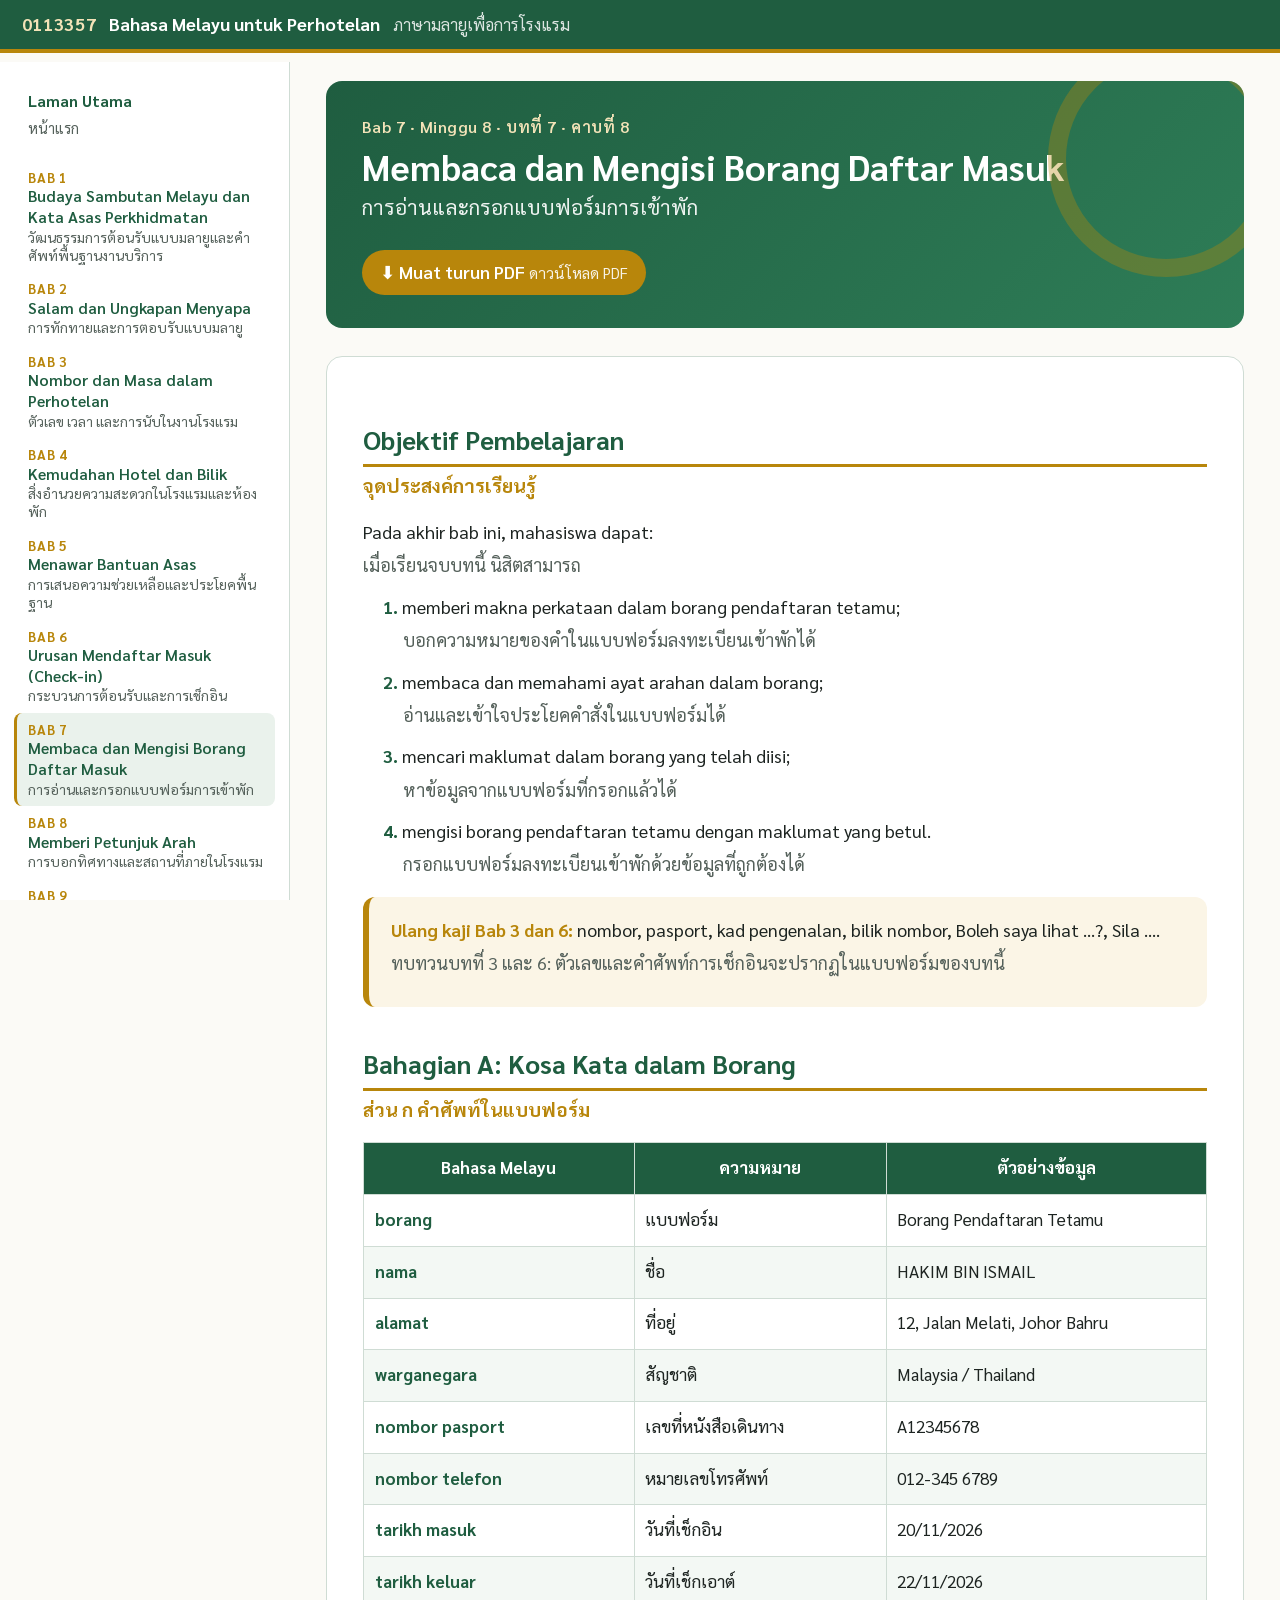
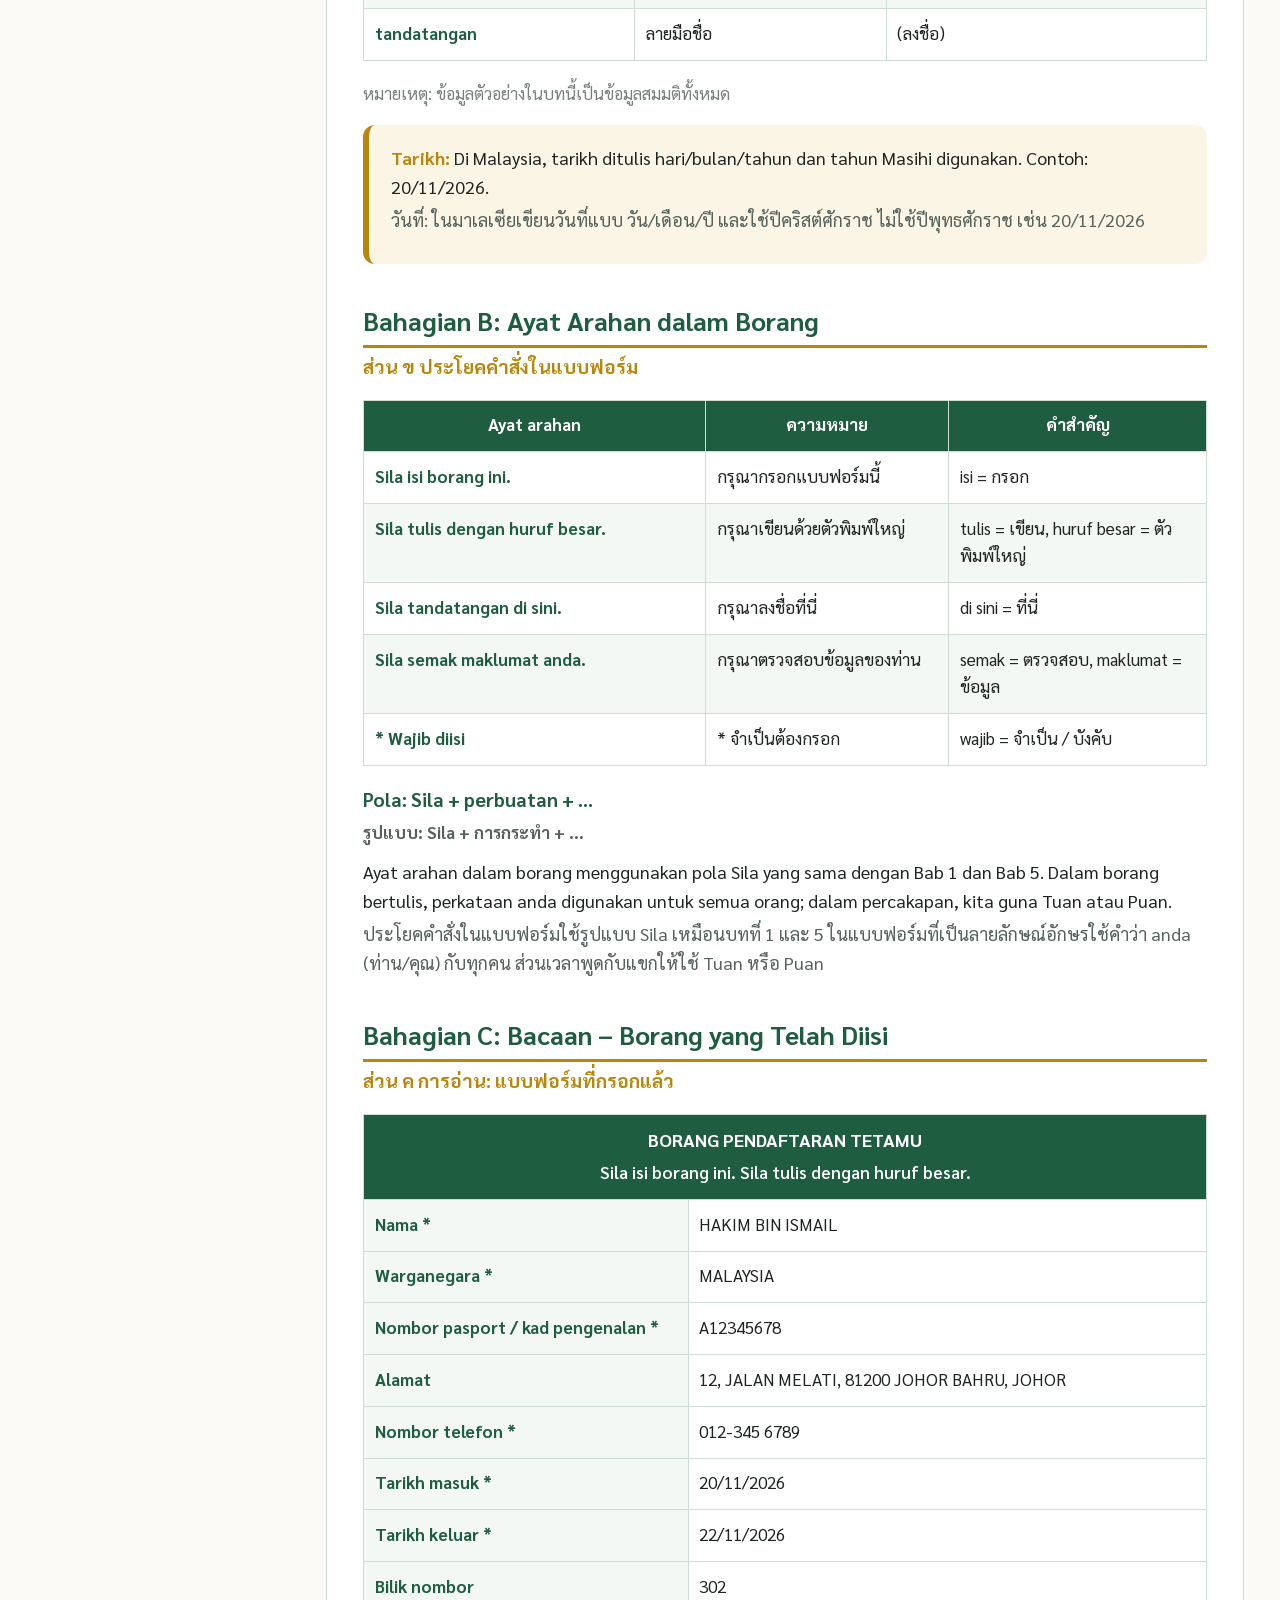
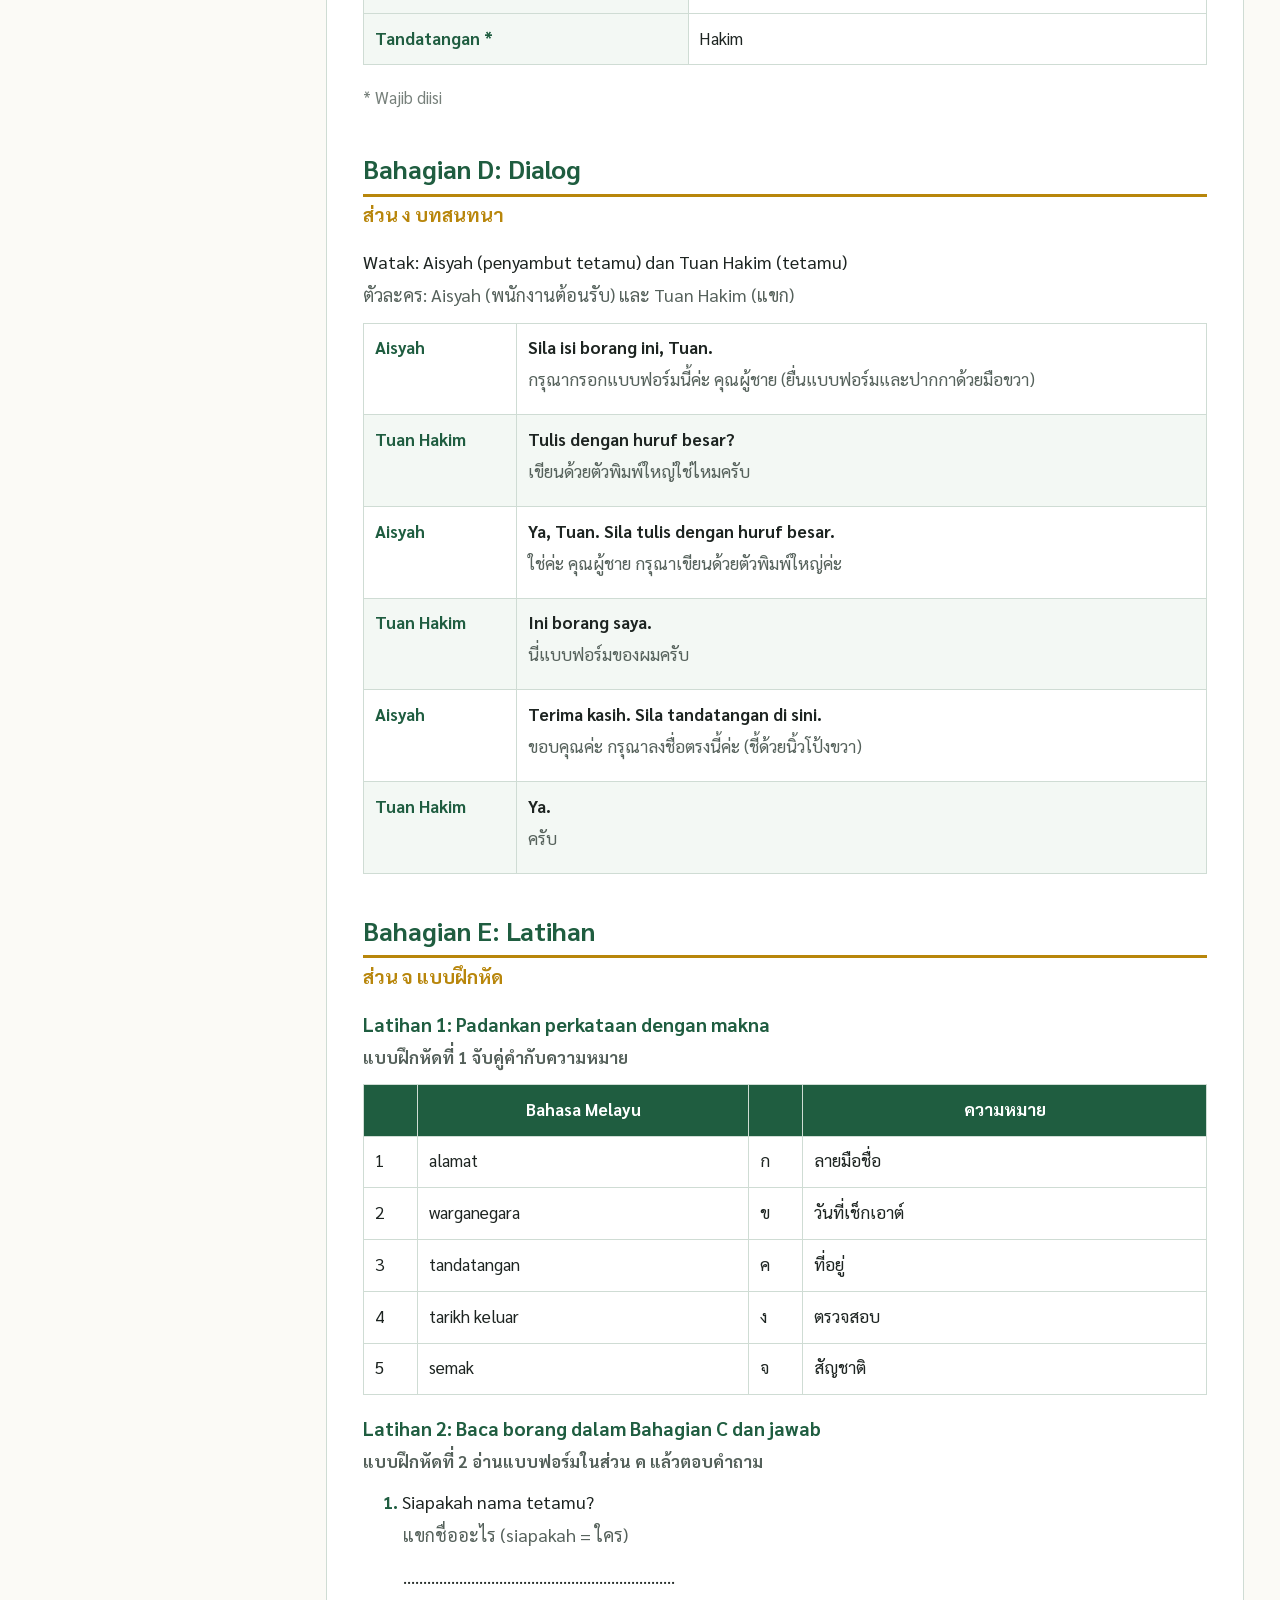
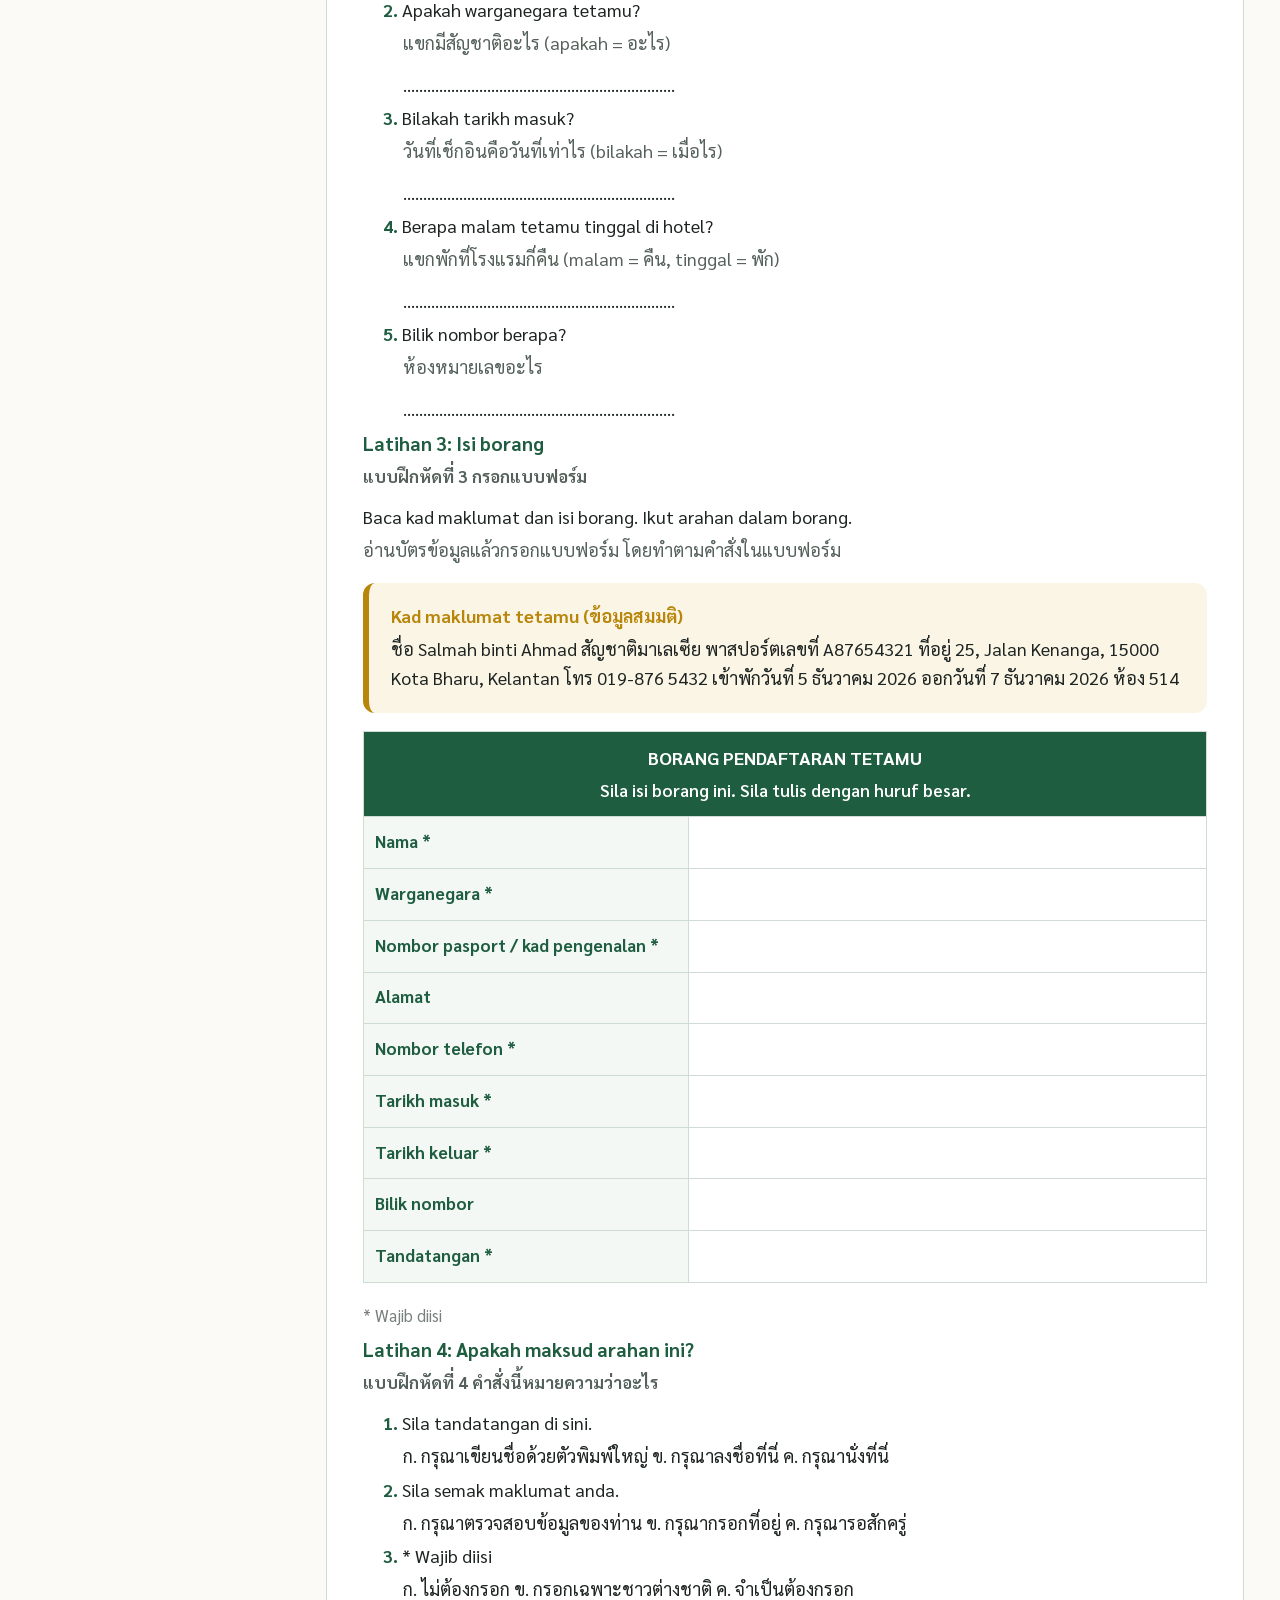
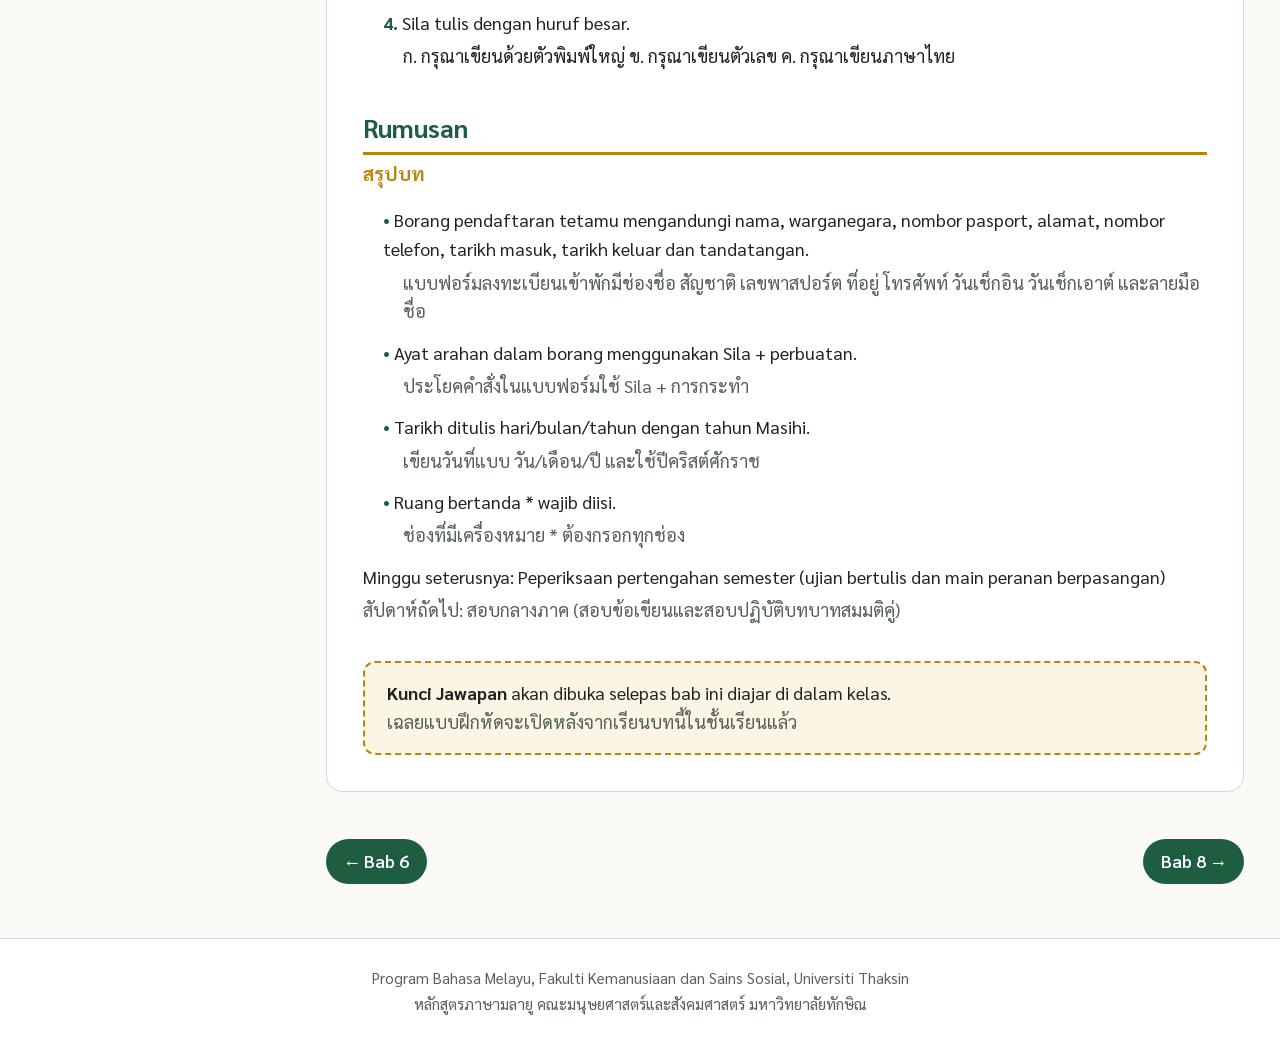
<file: bab-07.html>
<!DOCTYPE html>
<html lang="ms">
<head>
<meta charset="utf-8">
<meta name="viewport" content="width=device-width, initial-scale=1">
<title>Bab 7: Membaca dan Mengisi Borang Daftar Masuk | 0113357</title>
<link rel="preconnect" href="https://fonts.googleapis.com">
<link rel="preconnect" href="https://fonts.gstatic.com" crossorigin>
<link href="https://fonts.googleapis.com/css2?family=Sarabun:wght@400;600;700&display=swap" rel="stylesheet">
<link rel="stylesheet" href="assets/style.css">
</head>
<body>
<header class="top">
  <button class="menu-btn" aria-label="Menu" onclick="document.body.classList.toggle('nav-open')">☰</button>
  <a class="brand" href="index.html"><span class="code">0113357</span><span class="t-ms">Bahasa Melayu untuk Perhotelan</span><span class="t-th">ภาษามลายูเพื่อการโรงแรม</span></a>
</header>
<div class="layout">
<nav class="side">
  <a class="home" href="index.html"><span class="ms">Laman Utama</span><span class="th">หน้าแรก</span></a>
  <ol><li><a href="bab-01.html"><span class="num">Bab 1</span><span class="ms">Budaya Sambutan Melayu dan Kata Asas Perkhidmatan</span><span class="th">วัฒนธรรมการต้อนรับแบบมลายูและคำศัพท์พื้นฐานงานบริการ</span></a></li><li><a href="bab-02.html"><span class="num">Bab 2</span><span class="ms">Salam dan Ungkapan Menyapa</span><span class="th">การทักทายและการตอบรับแบบมลายู</span></a></li><li><a href="bab-03.html"><span class="num">Bab 3</span><span class="ms">Nombor dan Masa dalam Perhotelan</span><span class="th">ตัวเลข เวลา และการนับในงานโรงแรม</span></a></li><li><a href="bab-04.html"><span class="num">Bab 4</span><span class="ms">Kemudahan Hotel dan Bilik</span><span class="th">สิ่งอำนวยความสะดวกในโรงแรมและห้องพัก</span></a></li><li><a href="bab-05.html"><span class="num">Bab 5</span><span class="ms">Menawar Bantuan Asas</span><span class="th">การเสนอความช่วยเหลือและประโยคพื้นฐาน</span></a></li><li><a href="bab-06.html"><span class="num">Bab 6</span><span class="ms">Urusan Mendaftar Masuk (Check-in)</span><span class="th">กระบวนการต้อนรับและการเช็กอิน</span></a></li><li class="active"><a href="bab-07.html"><span class="num">Bab 7</span><span class="ms">Membaca dan Mengisi Borang Daftar Masuk</span><span class="th">การอ่านและกรอกแบบฟอร์มการเข้าพัก</span></a></li><li><a href="bab-08.html"><span class="num">Bab 8</span><span class="ms">Memberi Petunjuk Arah</span><span class="th">การบอกทิศทางและสถานที่ภายในโรงแรม</span></a></li><li><a href="bab-09.html"><span class="num">Bab 9</span><span class="ms">Perkhidmatan Bilik dan Pesanan</span><span class="th">งานบริการห้องพักและการรับคำสั่ง</span></a></li><li><a href="bab-10.html"><span class="num">Bab 10</span><span class="ms">Makanan dan Minuman Asas</span><span class="th">คำศัพท์อาหารและเครื่องดื่ม</span></a></li><li><a href="bab-11.html"><span class="num">Bab 11</span><span class="ms">Menangani Aduan Mudah</span><span class="th">การจัดการคำร้องเรียนง่าย ๆ</span></a></li><li><a href="bab-12.html"><span class="num">Bab 12</span><span class="ms">Urusan Mendaftar Keluar dan Pembayaran</span><span class="th">กระบวนการเช็กเอาต์และการชำระเงิน</span></a></li></ol>
</nav>
<main>

<section class="chap-head">
  <div class="kicker">Bab 7 · Minggu 8 <span class="th">· บทที่ 7 · คาบที่ 8</span></div>
  <h1>Membaca dan Mengisi Borang Daftar Masuk</h1>
  <p class="sub">การอ่านและกรอกแบบฟอร์มการเข้าพัก</p>
  <a class="btn pdf" href="pdf/0113357_Bab07.pdf" download>⬇ Muat turun PDF <span class="th">ดาวน์โหลด PDF</span></a>
</section>
<article class="chap">
<h2 class="sec"><span class="c-green"><strong>Objektif Pembelajaran</strong></span></h2>
<p style="font-size:1.063em"><span class="c-gold th"><strong>จุดประสงค์การเรียนรู้</strong></span></p>
<p>Pada akhir bab ini, mahasiswa dapat:</p>
<p class="tr"><span class="c-muted th">เมื่อเรียนจบบทนี้ นิสิตสามารถ</span></p>
<p style="margin-left:1.1em"><span class="c-green"><strong>1. </strong></span>memberi makna perkataan dalam borang pendaftaran tetamu;</p>
<p class="tr" style="margin-left:2.2em"><span class="c-muted th">บอกความหมายของคำในแบบฟอร์มลงทะเบียนเข้าพักได้</span></p>
<p style="margin-left:1.1em"><span class="c-green"><strong>2. </strong></span>membaca dan memahami ayat arahan dalam borang;</p>
<p class="tr" style="margin-left:2.2em"><span class="c-muted th">อ่านและเข้าใจประโยคคำสั่งในแบบฟอร์มได้</span></p>
<p style="margin-left:1.1em"><span class="c-green"><strong>3. </strong></span>mencari maklumat dalam borang yang telah diisi;</p>
<p class="tr" style="margin-left:2.2em"><span class="c-muted th">หาข้อมูลจากแบบฟอร์มที่กรอกแล้วได้</span></p>
<p style="margin-left:1.1em"><span class="c-green"><strong>4. </strong></span>mengisi borang pendaftaran tetamu dengan maklumat yang betul.</p>
<p class="tr" style="margin-left:2.2em"><span class="c-muted th">กรอกแบบฟอร์มลงทะเบียนเข้าพักด้วยข้อมูลที่ถูกต้องได้</span></p>
<div class="box f-cream"><p><span class="c-gold"><strong>Ulang kaji Bab 3 dan 6: </strong></span>nombor, pasport, kad pengenalan, bilik nombor, Boleh saya lihat ...?, Sila ....</p><p class="tr"><span class="c-muted th">ทบทวนบทที่ 3 และ 6: ตัวเลขและคำศัพท์การเช็กอินจะปรากฏในแบบฟอร์มของบทนี้</span></p></div>
<h2 class="sec"><span class="c-green"><strong>Bahagian A: Kosa Kata dalam Borang</strong></span></h2>
<p style="font-size:1.063em"><span class="c-gold th"><strong>ส่วน ก คำศัพท์ในแบบฟอร์ม</strong></span></p>
<div class="tbl"><table><colgroup><col style="width:32.1%"><col style="width:29.9%"><col style="width:38.0%"></colgroup><tr><th><p style="text-align:center"><span class="c-white"><strong>Bahasa Melayu</strong></span></p></th><th><p style="text-align:center"><span class="c-white th"><strong>ความหมาย</strong></span></p></th><th><p style="text-align:center"><span class="c-white th"><strong>ตัวอย่างข้อมูล</strong></span></p></th></tr><tr><td><p><span class="c-green"><strong>borang</strong></span></p></td><td><p><span class="th">แบบฟอร์ม</span></p></td><td><p>Borang Pendaftaran Tetamu</p></td></tr><tr><td class="f-light"><p><span class="c-green"><strong>nama</strong></span></p></td><td class="f-light"><p><span class="th">ชื่อ</span></p></td><td class="f-light"><p>HAKIM BIN ISMAIL</p></td></tr><tr><td><p><span class="c-green"><strong>alamat</strong></span></p></td><td><p><span class="th">ที่อยู่</span></p></td><td><p>12, Jalan Melati, Johor Bahru</p></td></tr><tr><td class="f-light"><p><span class="c-green"><strong>warganegara</strong></span></p></td><td class="f-light"><p><span class="th">สัญชาติ</span></p></td><td class="f-light"><p>Malaysia / Thailand</p></td></tr><tr><td><p><span class="c-green"><strong>nombor pasport</strong></span></p></td><td><p><span class="th">เลขที่หนังสือเดินทาง</span></p></td><td><p>A12345678</p></td></tr><tr><td class="f-light"><p><span class="c-green"><strong>nombor telefon</strong></span></p></td><td class="f-light"><p><span class="th">หมายเลขโทรศัพท์</span></p></td><td class="f-light"><p>012-345 6789</p></td></tr><tr><td><p><span class="c-green"><strong>tarikh masuk</strong></span></p></td><td><p><span class="th">วันที่เช็กอิน</span></p></td><td><p>20/11/2026</p></td></tr><tr><td class="f-light"><p><span class="c-green"><strong>tarikh keluar</strong></span></p></td><td class="f-light"><p><span class="th">วันที่เช็กเอาต์</span></p></td><td class="f-light"><p>22/11/2026</p></td></tr><tr><td><p><span class="c-green"><strong>tandatangan</strong></span></p></td><td><p><span class="th">ลายมือชื่อ</span></p></td><td><p>(<span class="th">ลงชื่อ)</span></p></td></tr></table></div>
<p><span class="c-note th">หมายเหตุ: ข้อมูลตัวอย่างในบทนี้เป็นข้อมูลสมมติทั้งหมด</span></p>
<div class="box f-cream"><p><span class="c-gold"><strong>Tarikh: </strong></span>Di Malaysia, tarikh ditulis hari/bulan/tahun dan tahun Masihi digunakan. Contoh: 20/11/2026.</p><p class="tr"><span class="c-muted th">วันที่: ในมาเลเซียเขียนวันที่แบบ วัน/เดือน/ปี และใช้ปีคริสต์ศักราช ไม่ใช้ปีพุทธศักราช เช่น 20/11/2026</span></p></div>
<h2 class="sec"><span class="c-green"><strong>Bahagian B: Ayat Arahan dalam Borang</strong></span></h2>
<p style="font-size:1.063em"><span class="c-gold th"><strong>ส่วน ข ประโยคคำสั่งในแบบฟอร์ม</strong></span></p>
<div class="tbl"><table><colgroup><col style="width:40.6%"><col style="width:28.8%"><col style="width:30.6%"></colgroup><tr><th><p style="text-align:center"><span class="c-white"><strong>Ayat arahan</strong></span></p></th><th><p style="text-align:center"><span class="c-white th"><strong>ความหมาย</strong></span></p></th><th><p style="text-align:center"><span class="c-white th"><strong>คำสำคัญ</strong></span></p></th></tr><tr><td><p><span class="c-green"><strong>Sila isi borang ini.</strong></span></p></td><td><p><span class="th">กรุณากรอกแบบฟอร์มนี้</span></p></td><td><p>isi = <span class="th">กรอก</span></p></td></tr><tr><td class="f-light"><p><span class="c-green"><strong>Sila tulis dengan huruf besar.</strong></span></p></td><td class="f-light"><p><span class="th">กรุณาเขียนด้วยตัวพิมพ์ใหญ่</span></p></td><td class="f-light"><p>tulis = <span class="th">เขียน, </span>huruf besar = <span class="th">ตัวพิมพ์ใหญ่</span></p></td></tr><tr><td><p><span class="c-green"><strong>Sila tandatangan di sini.</strong></span></p></td><td><p><span class="th">กรุณาลงชื่อที่นี่</span></p></td><td><p>di sini = <span class="th">ที่นี่</span></p></td></tr><tr><td class="f-light"><p><span class="c-green"><strong>Sila semak maklumat anda.</strong></span></p></td><td class="f-light"><p><span class="th">กรุณาตรวจสอบข้อมูลของท่าน</span></p></td><td class="f-light"><p>semak = <span class="th">ตรวจสอบ, </span>maklumat = <span class="th">ข้อมูล</span></p></td></tr><tr><td><p><span class="c-green"><strong>* Wajib diisi</strong></span></p></td><td><p>* <span class="th">จำเป็นต้องกรอก</span></p></td><td><p>wajib = <span class="th">จำเป็น / บังคับ</span></p></td></tr></table></div>

<p style="font-size:1.063em"><span class="c-green"><strong>Pola: Sila + perbuatan + ...</strong></span></p>
<p class="tr" style="font-size:0.938em"><span class="c-muted th"><strong>รูปแบบ: </strong></span><span class="c-muted"><strong>Sila + </strong></span><span class="c-muted th"><strong>การกระทำ </strong></span><span class="c-muted"><strong>+ ...</strong></span></p>
<p>Ayat arahan dalam borang menggunakan pola Sila yang sama dengan Bab 1 dan Bab 5. Dalam borang bertulis, perkataan anda digunakan untuk semua orang; dalam percakapan, kita guna Tuan atau Puan.</p>
<p class="tr"><span class="c-muted th">ประโยคคำสั่งในแบบฟอร์มใช้รูปแบบ </span><span class="c-muted">Sila </span><span class="c-muted th">เหมือนบทที่ 1 และ 5 ในแบบฟอร์มที่เป็นลายลักษณ์อักษรใช้คำว่า </span><span class="c-muted">anda (</span><span class="c-muted th">ท่าน/คุณ) กับทุกคน ส่วนเวลาพูดกับแขกให้ใช้ </span><span class="c-muted">Tuan </span><span class="c-muted th">หรือ </span><span class="c-muted">Puan</span></p>
<h2 class="sec"><span class="c-green"><strong>Bahagian C: Bacaan – Borang yang Telah Diisi</strong></span></h2>
<p style="font-size:1.063em"><span class="c-gold th"><strong>ส่วน ค การอ่าน: แบบฟอร์มที่กรอกแล้ว</strong></span></p>
<div class="tbl"><table><colgroup><col style="width:38.5%"><col style="width:61.5%"></colgroup><tr><th colspan="2"><p style="font-size:1.063em;text-align:center"><span class="c-white"><strong>BORANG PENDAFTARAN TETAMU</strong></span></p><p style="text-align:center"><span class="c-white">Sila isi borang ini. Sila tulis dengan huruf besar.</span></p></th></tr><tr><td class="f-light"><p><span class="c-green"><strong>Nama *</strong></span></p></td><td><p>HAKIM BIN ISMAIL</p></td></tr><tr><td class="f-light"><p><span class="c-green"><strong>Warganegara *</strong></span></p></td><td><p>MALAYSIA</p></td></tr><tr><td class="f-light"><p><span class="c-green"><strong>Nombor pasport / kad pengenalan *</strong></span></p></td><td><p>A12345678</p></td></tr><tr><td class="f-light"><p><span class="c-green"><strong>Alamat</strong></span></p></td><td><p>12, JALAN MELATI, 81200 JOHOR BAHRU, JOHOR</p></td></tr><tr><td class="f-light"><p><span class="c-green"><strong>Nombor telefon *</strong></span></p></td><td><p>012-345 6789</p></td></tr><tr><td class="f-light"><p><span class="c-green"><strong>Tarikh masuk *</strong></span></p></td><td><p>20/11/2026</p></td></tr><tr><td class="f-light"><p><span class="c-green"><strong>Tarikh keluar *</strong></span></p></td><td><p>22/11/2026</p></td></tr><tr><td class="f-light"><p><span class="c-green"><strong>Bilik nombor</strong></span></p></td><td><p>302</p></td></tr><tr><td class="f-light"><p><span class="c-green"><strong>Tandatangan *</strong></span></p></td><td><p>Hakim</p></td></tr></table></div>
<p><span class="c-note">* Wajib diisi</span></p>
<h2 class="sec"><span class="c-green"><strong>Bahagian D: Dialog</strong></span></h2>
<p style="font-size:1.063em"><span class="c-gold th"><strong>ส่วน ง บทสนทนา</strong></span></p>
<p>Watak: Aisyah (penyambut tetamu) dan Tuan Hakim (tetamu)</p>
<p class="tr"><span class="c-muted th">ตัวละคร: </span><span class="c-muted">Aisyah (</span><span class="c-muted th">พนักงานต้อนรับ) และ </span><span class="c-muted">Tuan Hakim (</span><span class="c-muted th">แขก)</span></p>
<div class="tbl"><table><colgroup><col style="width:18.2%"><col style="width:81.8%"></colgroup><tr><td><p><span class="c-green"><strong>Aisyah</strong></span></p></td><td><p><strong>Sila isi borang ini, Tuan.</strong></p><p class="tr"><span class="c-muted th">กรุณากรอกแบบฟอร์มนี้ค่ะ คุณผู้ชาย (ยื่นแบบฟอร์มและปากกาด้วยมือขวา)</span></p></td></tr><tr><td class="f-light"><p><span class="c-green"><strong>Tuan Hakim</strong></span></p></td><td class="f-light"><p><strong>Tulis dengan huruf besar?</strong></p><p class="tr"><span class="c-muted th">เขียนด้วยตัวพิมพ์ใหญ่ใช่ไหมครับ</span></p></td></tr><tr><td><p><span class="c-green"><strong>Aisyah</strong></span></p></td><td><p><strong>Ya, Tuan. Sila tulis dengan huruf besar.</strong></p><p class="tr"><span class="c-muted th">ใช่ค่ะ คุณผู้ชาย กรุณาเขียนด้วยตัวพิมพ์ใหญ่ค่ะ</span></p></td></tr><tr><td class="f-light"><p><span class="c-green"><strong>Tuan Hakim</strong></span></p></td><td class="f-light"><p><strong>Ini borang saya.</strong></p><p class="tr"><span class="c-muted th">นี่แบบฟอร์มของผมครับ</span></p></td></tr><tr><td><p><span class="c-green"><strong>Aisyah</strong></span></p></td><td><p><strong>Terima kasih. Sila tandatangan di sini.</strong></p><p class="tr"><span class="c-muted th">ขอบคุณค่ะ กรุณาลงชื่อตรงนี้ค่ะ (ชี้ด้วยนิ้วโป้งขวา)</span></p></td></tr><tr><td class="f-light"><p><span class="c-green"><strong>Tuan Hakim</strong></span></p></td><td class="f-light"><p><strong>Ya.</strong></p><p class="tr"><span class="c-muted th">ครับ</span></p></td></tr></table></div>
<h2 class="sec"><span class="c-green"><strong>Bahagian E: Latihan</strong></span></h2>
<p style="font-size:1.063em"><span class="c-gold th"><strong>ส่วน จ แบบฝึกหัด</strong></span></p>
<p style="font-size:1.063em"><span class="c-green"><strong>Latihan 1: Padankan perkataan dengan makna</strong></span></p>
<p class="tr" style="font-size:0.938em"><span class="c-muted th"><strong>แบบฝึกหัดที่ 1 จับคู่คำกับความหมาย</strong></span></p>
<div class="tbl"><table><colgroup><col style="width:6.4%"><col style="width:39.3%"><col style="width:6.4%"><col style="width:47.9%"></colgroup><tr><th>&nbsp;</th><th><p style="text-align:center"><span class="c-white"><strong>Bahasa Melayu</strong></span></p></th><th>&nbsp;</th><th><p style="text-align:center"><span class="c-white th"><strong>ความหมาย</strong></span></p></th></tr><tr><td><p>1</p></td><td><p>alamat</p></td><td><p><span class="th">ก</span></p></td><td><p><span class="th">ลายมือชื่อ</span></p></td></tr><tr><td><p>2</p></td><td><p>warganegara</p></td><td><p><span class="th">ข</span></p></td><td><p><span class="th">วันที่เช็กเอาต์</span></p></td></tr><tr><td><p>3</p></td><td><p>tandatangan</p></td><td><p><span class="th">ค</span></p></td><td><p><span class="th">ที่อยู่</span></p></td></tr><tr><td><p>4</p></td><td><p>tarikh keluar</p></td><td><p><span class="th">ง</span></p></td><td><p><span class="th">ตรวจสอบ</span></p></td></tr><tr><td><p>5</p></td><td><p>semak</p></td><td><p><span class="th">จ</span></p></td><td><p><span class="th">สัญชาติ</span></p></td></tr></table></div>

<p style="font-size:1.063em"><span class="c-green"><strong>Latihan 2: Baca borang dalam Bahagian C dan jawab</strong></span></p>
<p class="tr" style="font-size:0.938em"><span class="c-muted th"><strong>แบบฝึกหัดที่ 2 อ่านแบบฟอร์มในส่วน ค แล้วตอบคำถาม</strong></span></p>
<p style="margin-left:1.1em"><span class="c-green"><strong>1. </strong></span>Siapakah nama tetamu?</p>
<p class="tr" style="margin-left:2.2em"><span class="c-muted th">แขกชื่ออะไร (</span><span class="c-muted">siapakah = </span><span class="c-muted th">ใคร)</span></p>
<p style="margin-left:2.2em">....................................................................</p>
<p style="margin-left:1.1em"><span class="c-green"><strong>2. </strong></span>Apakah warganegara tetamu?</p>
<p class="tr" style="margin-left:2.2em"><span class="c-muted th">แขกมีสัญชาติอะไร (</span><span class="c-muted">apakah = </span><span class="c-muted th">อะไร)</span></p>
<p style="margin-left:2.2em">....................................................................</p>
<p style="margin-left:1.1em"><span class="c-green"><strong>3. </strong></span>Bilakah tarikh masuk?</p>
<p class="tr" style="margin-left:2.2em"><span class="c-muted th">วันที่เช็กอินคือวันที่เท่าไร (</span><span class="c-muted">bilakah = </span><span class="c-muted th">เมื่อไร)</span></p>
<p style="margin-left:2.2em">....................................................................</p>
<p style="margin-left:1.1em"><span class="c-green"><strong>4. </strong></span>Berapa malam tetamu tinggal di hotel?</p>
<p class="tr" style="margin-left:2.2em"><span class="c-muted th">แขกพักที่โรงแรมกี่คืน (</span><span class="c-muted">malam = </span><span class="c-muted th">คืน, </span><span class="c-muted">tinggal = </span><span class="c-muted th">พัก)</span></p>
<p style="margin-left:2.2em">....................................................................</p>
<p style="margin-left:1.1em"><span class="c-green"><strong>5. </strong></span>Bilik nombor berapa?</p>
<p class="tr" style="margin-left:2.2em"><span class="c-muted th">ห้องหมายเลขอะไร</span></p>
<p style="margin-left:2.2em">....................................................................</p>
<p style="font-size:1.063em"><span class="c-green"><strong>Latihan 3: Isi borang</strong></span></p>
<p class="tr" style="font-size:0.938em"><span class="c-muted th"><strong>แบบฝึกหัดที่ 3 กรอกแบบฟอร์ม</strong></span></p>
<p>Baca kad maklumat dan isi borang. Ikut arahan dalam borang.</p>
<p class="tr"><span class="c-muted th">อ่านบัตรข้อมูลแล้วกรอกแบบฟอร์ม โดยทำตามคำสั่งในแบบฟอร์ม</span></p>
<div class="box f-cream"><p><span class="c-gold"><strong>Kad maklumat tetamu (</strong></span><span class="c-gold th"><strong>ข้อมูลสมมติ)</strong></span></p><p><span class="th">ชื่อ </span>Salmah binti Ahmad <span class="th">สัญชาติมาเลเซีย พาสปอร์ตเลขที่ </span>A87654321 <span class="th">ที่อยู่ 25, </span>Jalan Kenanga, 15000 Kota Bharu, Kelantan <span class="th">โทร 019-876 5432 เข้าพักวันที่ 5 ธันวาคม 2026 ออกวันที่ 7 ธันวาคม 2026 ห้อง 514</span></p></div>

<div class="tbl"><table><colgroup><col style="width:38.5%"><col style="width:61.5%"></colgroup><tr><th colspan="2"><p style="font-size:1.063em;text-align:center"><span class="c-white"><strong>BORANG PENDAFTARAN TETAMU</strong></span></p><p style="text-align:center"><span class="c-white">Sila isi borang ini. Sila tulis dengan huruf besar.</span></p></th></tr><tr><td class="f-light"><p><span class="c-green"><strong>Nama *</strong></span></p></td><td>&nbsp;</td></tr><tr><td class="f-light"><p><span class="c-green"><strong>Warganegara *</strong></span></p></td><td>&nbsp;</td></tr><tr><td class="f-light"><p><span class="c-green"><strong>Nombor pasport / kad pengenalan *</strong></span></p></td><td>&nbsp;</td></tr><tr><td class="f-light"><p><span class="c-green"><strong>Alamat</strong></span></p></td><td>&nbsp;</td></tr><tr><td class="f-light"><p><span class="c-green"><strong>Nombor telefon *</strong></span></p></td><td>&nbsp;</td></tr><tr><td class="f-light"><p><span class="c-green"><strong>Tarikh masuk *</strong></span></p></td><td>&nbsp;</td></tr><tr><td class="f-light"><p><span class="c-green"><strong>Tarikh keluar *</strong></span></p></td><td>&nbsp;</td></tr><tr><td class="f-light"><p><span class="c-green"><strong>Bilik nombor</strong></span></p></td><td>&nbsp;</td></tr><tr><td class="f-light"><p><span class="c-green"><strong>Tandatangan *</strong></span></p></td><td>&nbsp;</td></tr></table></div>
<p><span class="c-note">* Wajib diisi</span></p>
<p style="font-size:1.063em"><span class="c-green"><strong>Latihan 4: Apakah maksud arahan ini?</strong></span></p>
<p class="tr" style="font-size:0.938em"><span class="c-muted th"><strong>แบบฝึกหัดที่ 4 คำสั่งนี้หมายความว่าอะไร</strong></span></p>
<p style="margin-left:1.1em"><span class="c-green"><strong>1. </strong></span>Sila tandatangan di sini.</p>
<p style="margin-left:2.2em"><span class="th">ก. กรุณาเขียนชื่อด้วยตัวพิมพ์ใหญ่   ข. กรุณาลงชื่อที่นี่   ค. กรุณานั่งที่นี่</span></p>
<p style="margin-left:1.1em"><span class="c-green"><strong>2. </strong></span>Sila semak maklumat anda.</p>
<p style="margin-left:2.2em"><span class="th">ก. กรุณาตรวจสอบข้อมูลของท่าน   ข. กรุณากรอกที่อยู่   ค. กรุณารอสักครู่</span></p>
<p style="margin-left:1.1em"><span class="c-green"><strong>3. </strong></span>* Wajib diisi</p>
<p style="margin-left:2.2em"><span class="th">ก. ไม่ต้องกรอก   ข. กรอกเฉพาะชาวต่างชาติ   ค. จำเป็นต้องกรอก</span></p>
<p style="margin-left:1.1em"><span class="c-green"><strong>4. </strong></span>Sila tulis dengan huruf besar.</p>
<p style="margin-left:2.2em"><span class="th">ก. กรุณาเขียนด้วยตัวพิมพ์ใหญ่   ข. กรุณาเขียนตัวเลข   ค. กรุณาเขียนภาษาไทย</span></p>
<h2 class="sec"><span class="c-green"><strong>Rumusan</strong></span></h2>
<p style="font-size:1.063em"><span class="c-gold th"><strong>สรุปบท</strong></span></p>
<p style="margin-left:1.1em"><span class="c-green"><strong>• </strong></span>Borang pendaftaran tetamu mengandungi nama, warganegara, nombor pasport, alamat, nombor telefon, tarikh masuk, tarikh keluar dan tandatangan.</p>
<p class="tr" style="margin-left:2.2em"><span class="c-muted th">แบบฟอร์มลงทะเบียนเข้าพักมีช่องชื่อ สัญชาติ เลขพาสปอร์ต ที่อยู่ โทรศัพท์ วันเช็กอิน วันเช็กเอาต์ และลายมือชื่อ</span></p>
<p style="margin-left:1.1em"><span class="c-green"><strong>• </strong></span>Ayat arahan dalam borang menggunakan Sila + perbuatan.</p>
<p class="tr" style="margin-left:2.2em"><span class="c-muted th">ประโยคคำสั่งในแบบฟอร์มใช้ </span><span class="c-muted">Sila + </span><span class="c-muted th">การกระทำ</span></p>
<p style="margin-left:1.1em"><span class="c-green"><strong>• </strong></span>Tarikh ditulis hari/bulan/tahun dengan tahun Masihi.</p>
<p class="tr" style="margin-left:2.2em"><span class="c-muted th">เขียนวันที่แบบ วัน/เดือน/ปี และใช้ปีคริสต์ศักราช</span></p>
<p style="margin-left:1.1em"><span class="c-green"><strong>• </strong></span>Ruang bertanda * wajib diisi.</p>
<p class="tr" style="margin-left:2.2em"><span class="c-muted th">ช่องที่มีเครื่องหมาย </span><span class="c-muted">* </span><span class="c-muted th">ต้องกรอกทุกช่อง</span></p>
<p>Minggu seterusnya: Peperiksaan pertengahan semester (ujian bertulis dan main peranan berpasangan)</p>
<p class="tr"><span class="c-muted th">สัปดาห์ถัดไป: สอบกลางภาค (สอบข้อเขียนและสอบปฏิบัติบทบาทสมมติคู่)</span></p>
<div class="ans locked"><p><strong>Kunci Jawapan</strong> akan dibuka selepas bab ini diajar di dalam kelas.</p><p class="tr">เฉลยแบบฝึกหัดจะเปิดหลังจากเรียนบทนี้ในชั้นเรียนแล้ว</p></div>
</article>
<div class="pager"><a class="btn" href="bab-06.html">← Bab 6</a><a class="btn" href="bab-08.html">Bab 8 →</a></div>
</main>
</div>
<footer class="foot">
  <p>Program Bahasa Melayu, Fakulti Kemanusiaan dan Sains Sosial, Universiti Thaksin</p>
  <p class="th">หลักสูตรภาษามลายู คณะมนุษยศาสตร์และสังคมศาสตร์ มหาวิทยาลัยทักษิณ</p>
</footer>
<!-- GoatCounter: statistik pelawat · สถิติผู้เข้าชม -->
<script data-goatcounter="https://bm-perhotelan.goatcounter.com/count" async src="//gc.zgo.at/count.js"></script>
<script>document.querySelectorAll('.side a').forEach(a=>a.addEventListener('click',()=>document.body.classList.remove('nav-open')));</script>
</body>
</html>
</file>
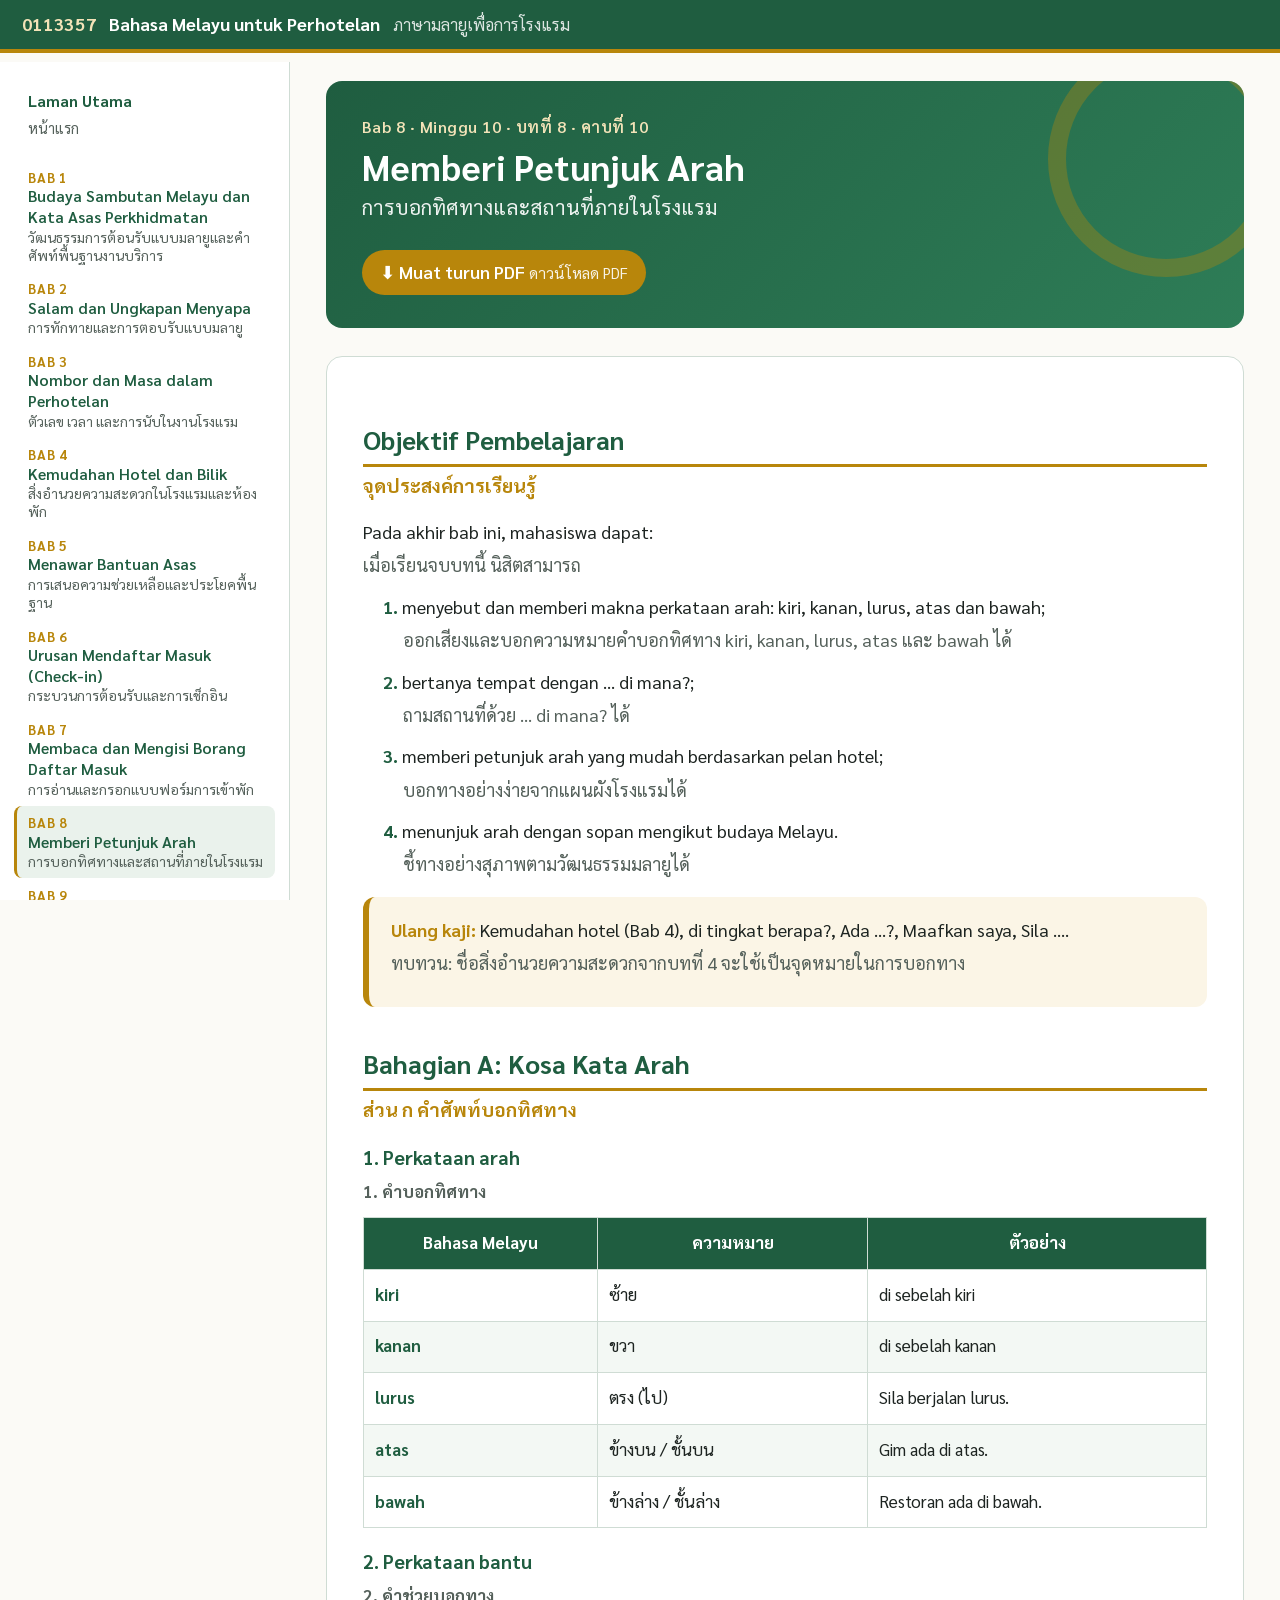
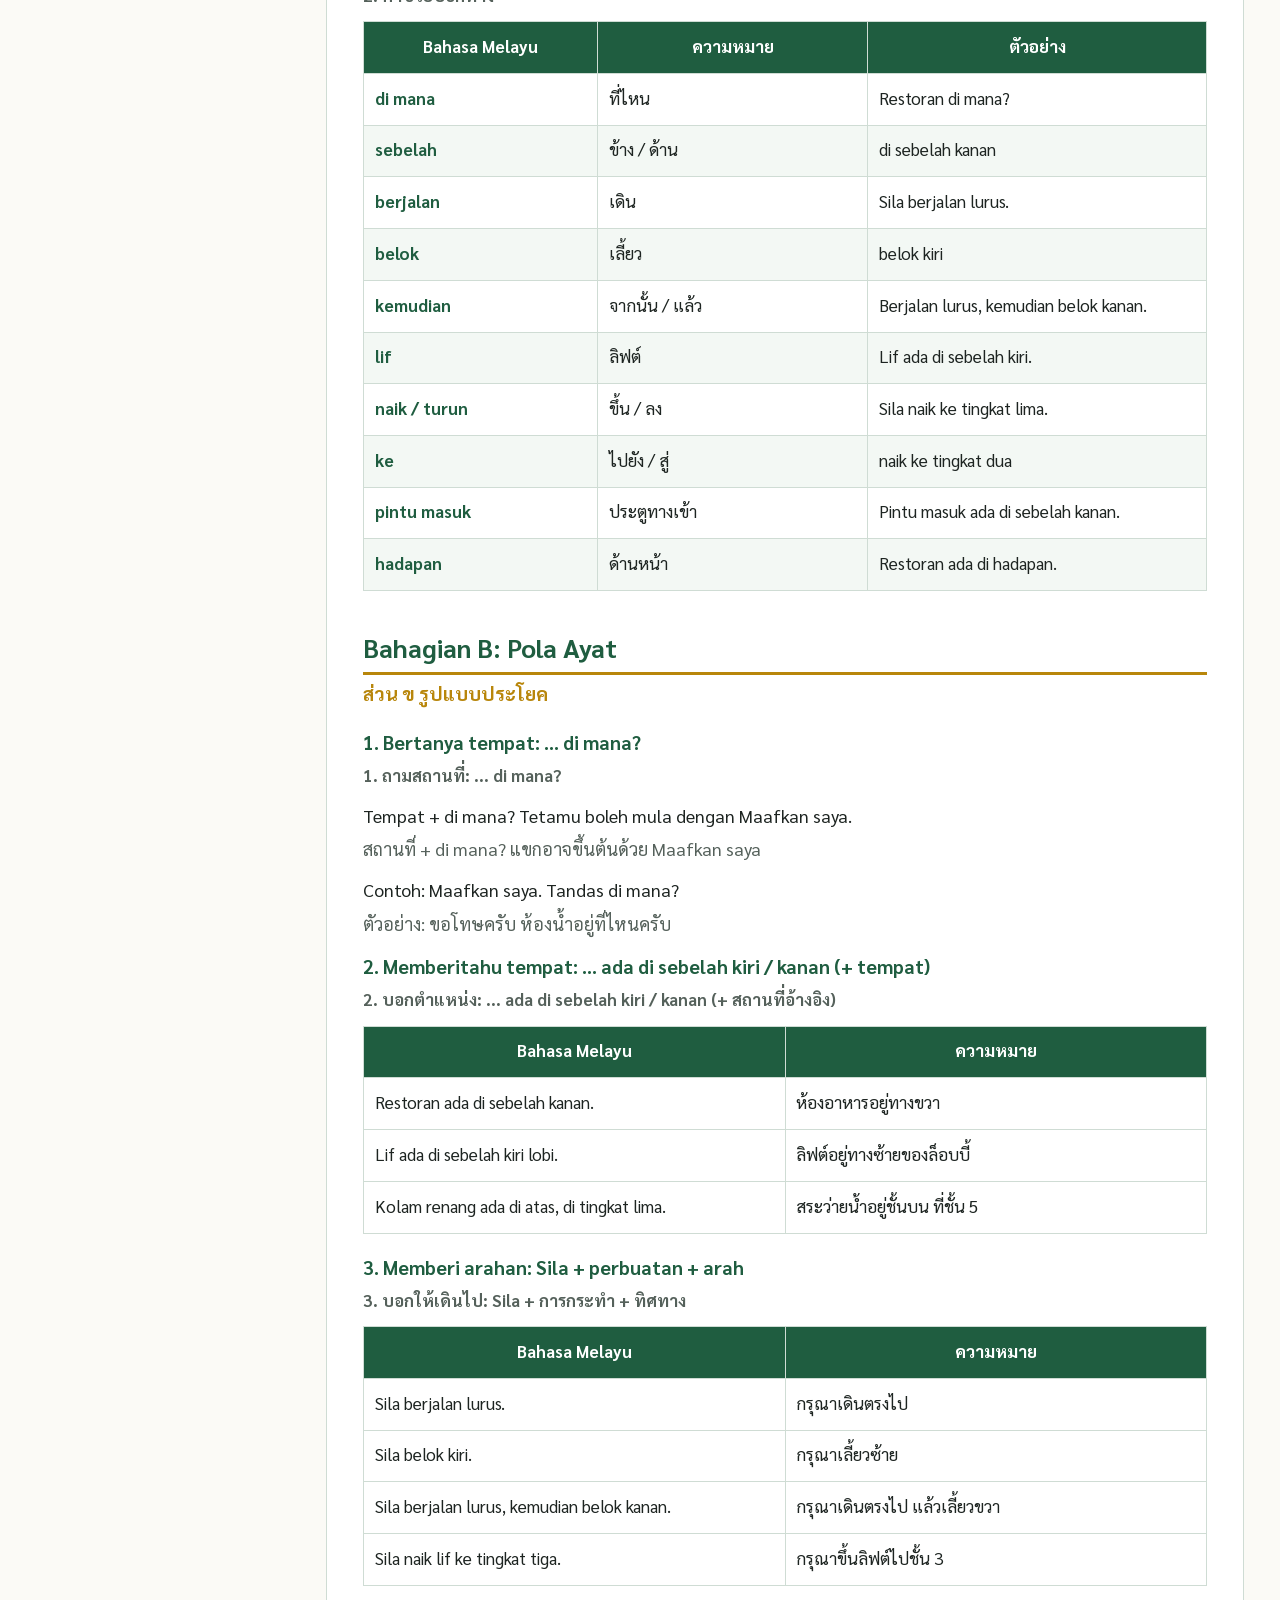
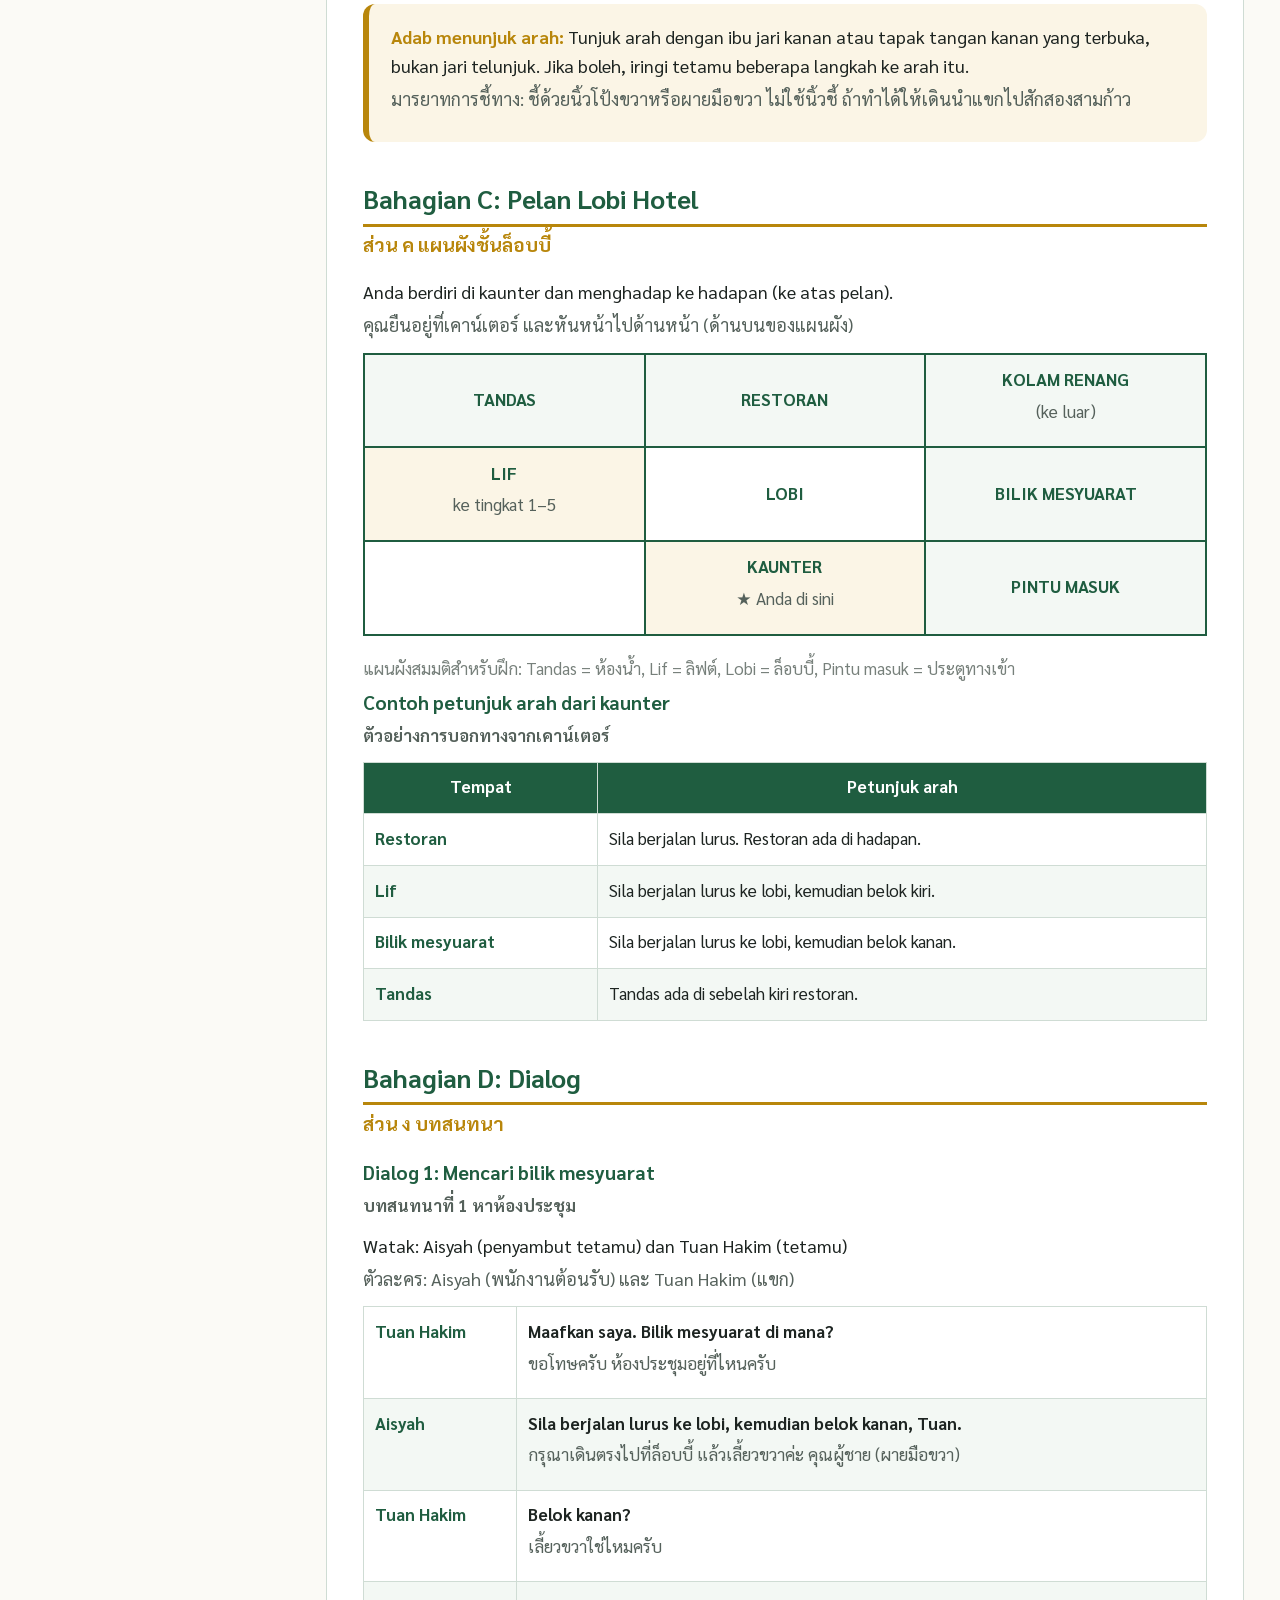
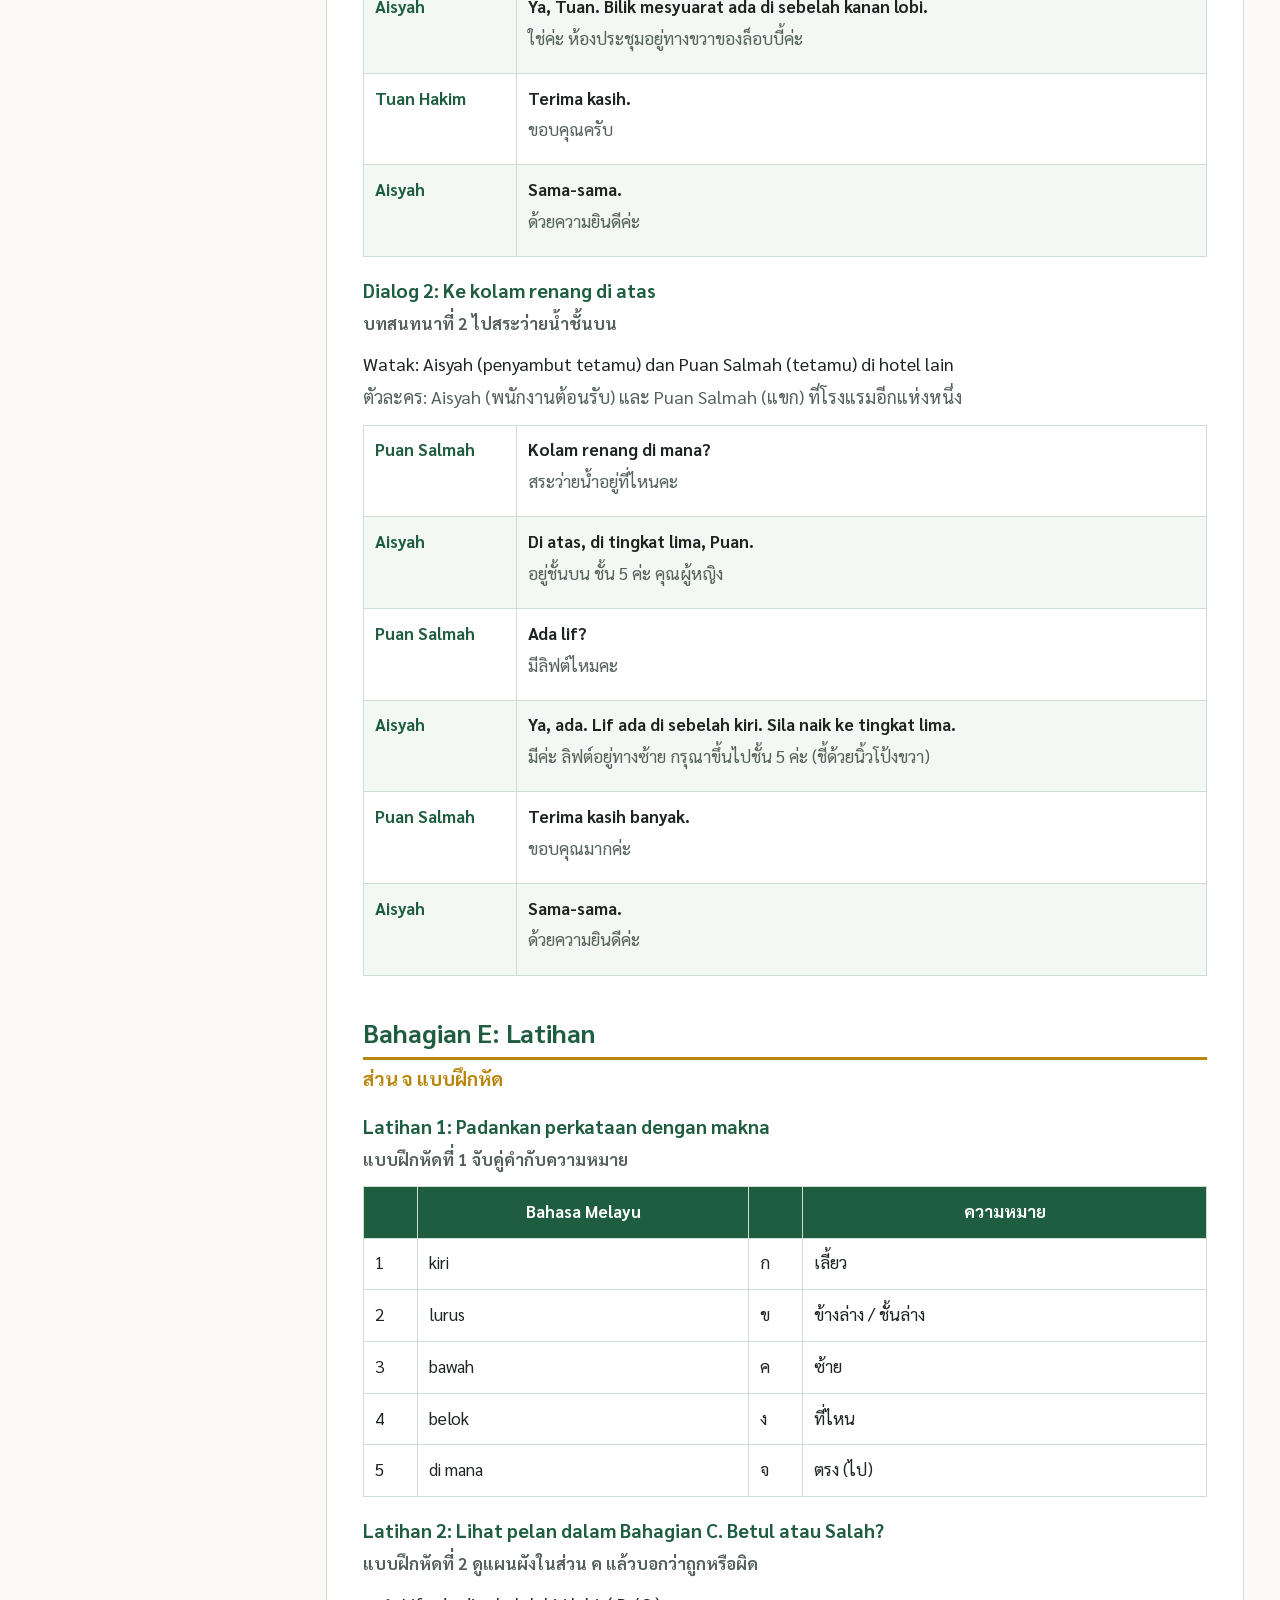
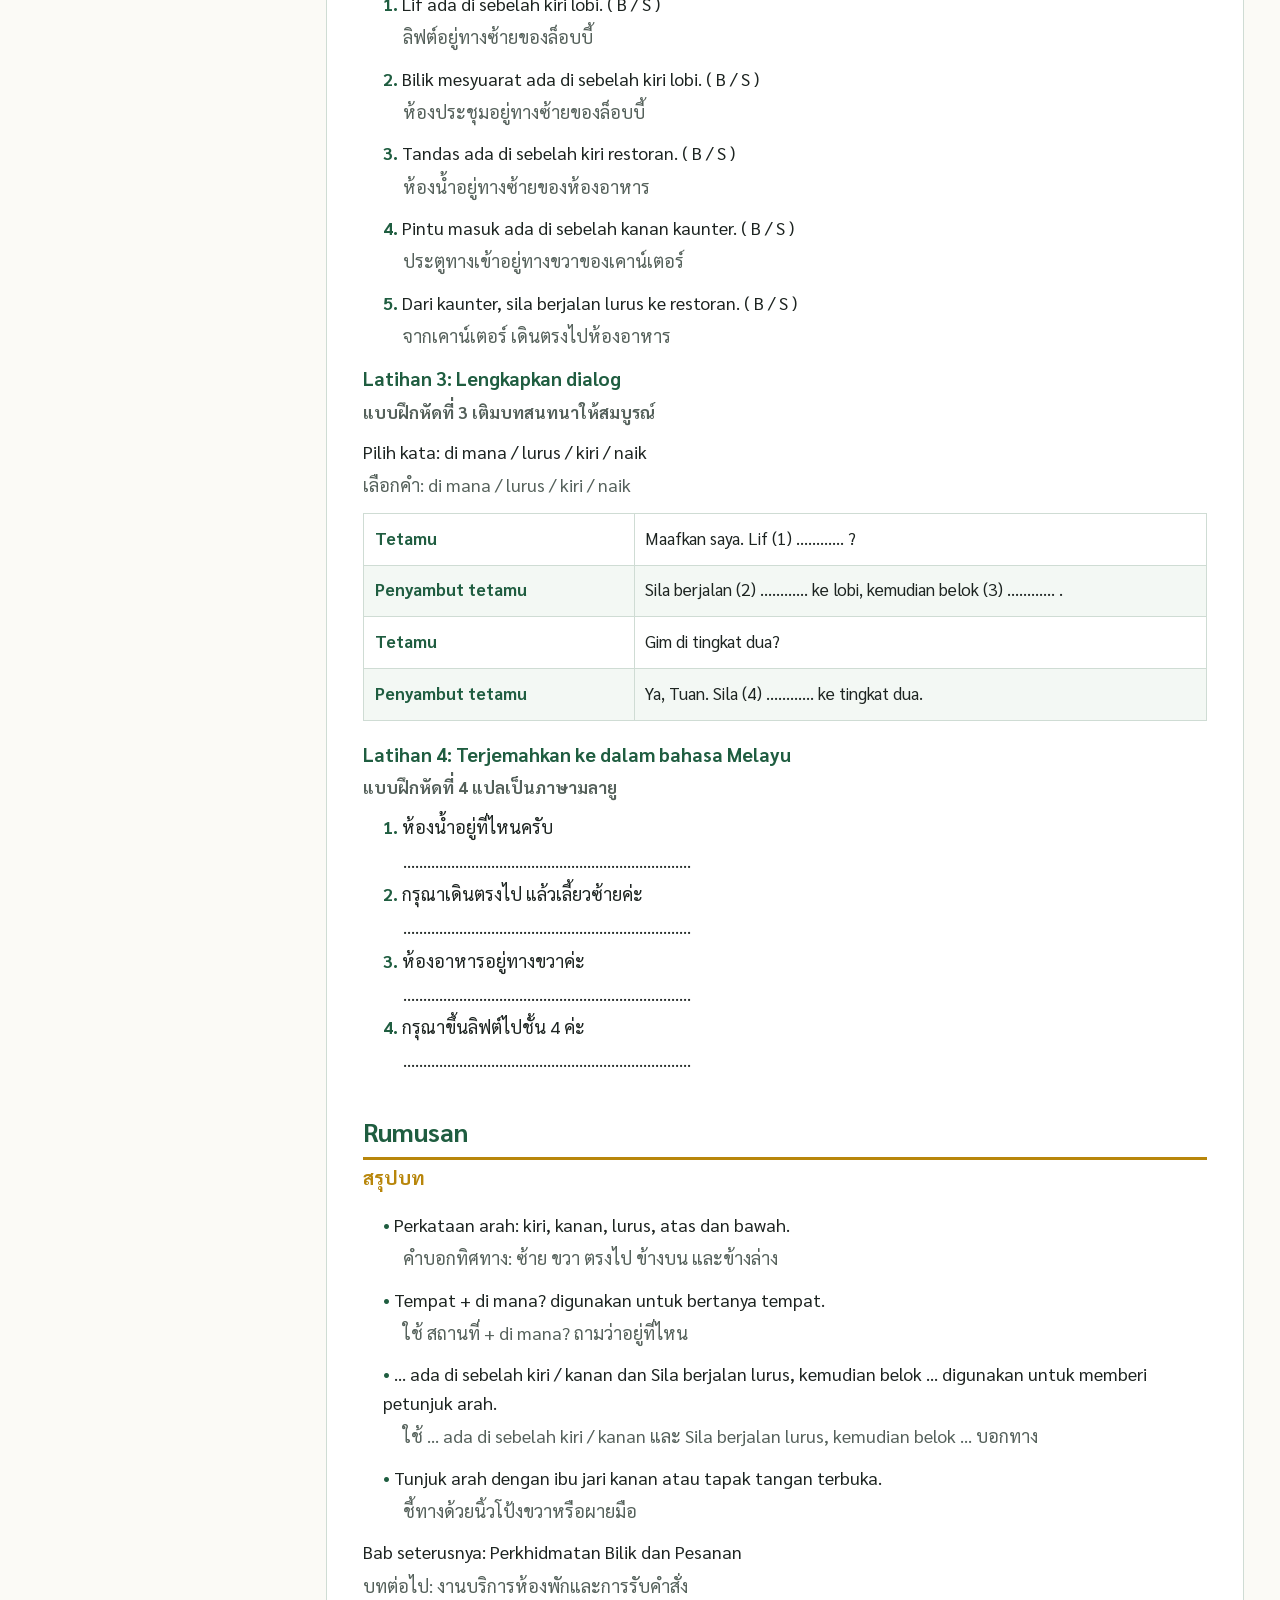
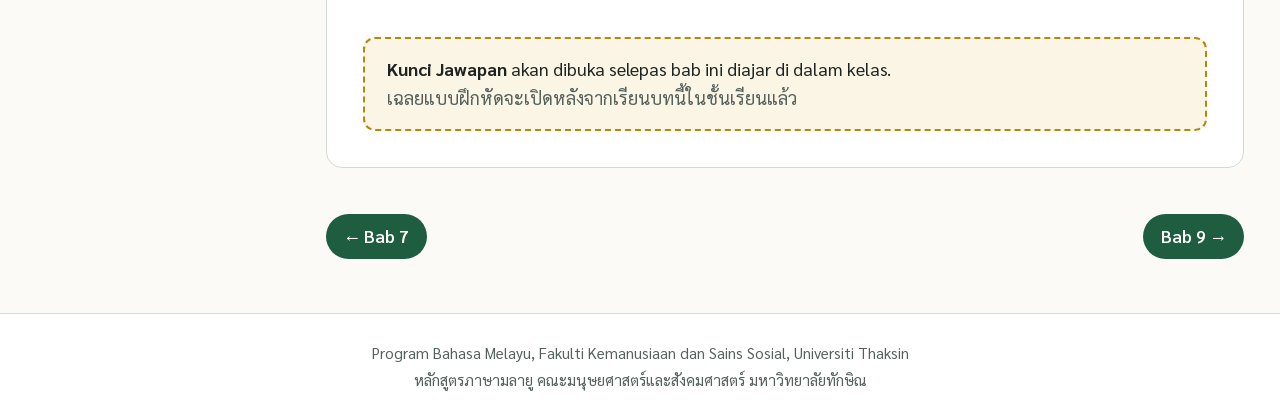
<file: bab-08.html>
<!DOCTYPE html>
<html lang="ms">
<head>
<meta charset="utf-8">
<meta name="viewport" content="width=device-width, initial-scale=1">
<title>Bab 8: Memberi Petunjuk Arah | 0113357</title>
<link rel="preconnect" href="https://fonts.googleapis.com">
<link rel="preconnect" href="https://fonts.gstatic.com" crossorigin>
<link href="https://fonts.googleapis.com/css2?family=Sarabun:wght@400;600;700&display=swap" rel="stylesheet">
<link rel="stylesheet" href="assets/style.css">
</head>
<body>
<header class="top">
  <button class="menu-btn" aria-label="Menu" onclick="document.body.classList.toggle('nav-open')">☰</button>
  <a class="brand" href="index.html"><span class="code">0113357</span><span class="t-ms">Bahasa Melayu untuk Perhotelan</span><span class="t-th">ภาษามลายูเพื่อการโรงแรม</span></a>
</header>
<div class="layout">
<nav class="side">
  <a class="home" href="index.html"><span class="ms">Laman Utama</span><span class="th">หน้าแรก</span></a>
  <ol><li><a href="bab-01.html"><span class="num">Bab 1</span><span class="ms">Budaya Sambutan Melayu dan Kata Asas Perkhidmatan</span><span class="th">วัฒนธรรมการต้อนรับแบบมลายูและคำศัพท์พื้นฐานงานบริการ</span></a></li><li><a href="bab-02.html"><span class="num">Bab 2</span><span class="ms">Salam dan Ungkapan Menyapa</span><span class="th">การทักทายและการตอบรับแบบมลายู</span></a></li><li><a href="bab-03.html"><span class="num">Bab 3</span><span class="ms">Nombor dan Masa dalam Perhotelan</span><span class="th">ตัวเลข เวลา และการนับในงานโรงแรม</span></a></li><li><a href="bab-04.html"><span class="num">Bab 4</span><span class="ms">Kemudahan Hotel dan Bilik</span><span class="th">สิ่งอำนวยความสะดวกในโรงแรมและห้องพัก</span></a></li><li><a href="bab-05.html"><span class="num">Bab 5</span><span class="ms">Menawar Bantuan Asas</span><span class="th">การเสนอความช่วยเหลือและประโยคพื้นฐาน</span></a></li><li><a href="bab-06.html"><span class="num">Bab 6</span><span class="ms">Urusan Mendaftar Masuk (Check-in)</span><span class="th">กระบวนการต้อนรับและการเช็กอิน</span></a></li><li><a href="bab-07.html"><span class="num">Bab 7</span><span class="ms">Membaca dan Mengisi Borang Daftar Masuk</span><span class="th">การอ่านและกรอกแบบฟอร์มการเข้าพัก</span></a></li><li class="active"><a href="bab-08.html"><span class="num">Bab 8</span><span class="ms">Memberi Petunjuk Arah</span><span class="th">การบอกทิศทางและสถานที่ภายในโรงแรม</span></a></li><li><a href="bab-09.html"><span class="num">Bab 9</span><span class="ms">Perkhidmatan Bilik dan Pesanan</span><span class="th">งานบริการห้องพักและการรับคำสั่ง</span></a></li><li><a href="bab-10.html"><span class="num">Bab 10</span><span class="ms">Makanan dan Minuman Asas</span><span class="th">คำศัพท์อาหารและเครื่องดื่ม</span></a></li><li><a href="bab-11.html"><span class="num">Bab 11</span><span class="ms">Menangani Aduan Mudah</span><span class="th">การจัดการคำร้องเรียนง่าย ๆ</span></a></li><li><a href="bab-12.html"><span class="num">Bab 12</span><span class="ms">Urusan Mendaftar Keluar dan Pembayaran</span><span class="th">กระบวนการเช็กเอาต์และการชำระเงิน</span></a></li></ol>
</nav>
<main>

<section class="chap-head">
  <div class="kicker">Bab 8 · Minggu 10 <span class="th">· บทที่ 8 · คาบที่ 10</span></div>
  <h1>Memberi Petunjuk Arah</h1>
  <p class="sub">การบอกทิศทางและสถานที่ภายในโรงแรม</p>
  <a class="btn pdf" href="pdf/0113357_Bab08.pdf" download>⬇ Muat turun PDF <span class="th">ดาวน์โหลด PDF</span></a>
</section>
<article class="chap">
<h2 class="sec"><span class="c-green"><strong>Objektif Pembelajaran</strong></span></h2>
<p style="font-size:1.063em"><span class="c-gold th"><strong>จุดประสงค์การเรียนรู้</strong></span></p>
<p>Pada akhir bab ini, mahasiswa dapat:</p>
<p class="tr"><span class="c-muted th">เมื่อเรียนจบบทนี้ นิสิตสามารถ</span></p>
<p style="margin-left:1.1em"><span class="c-green"><strong>1. </strong></span>menyebut dan memberi makna perkataan arah: kiri, kanan, lurus, atas dan bawah;</p>
<p class="tr" style="margin-left:2.2em"><span class="c-muted th">ออกเสียงและบอกความหมายคำบอกทิศทาง </span><span class="c-muted">kiri, kanan, lurus, atas </span><span class="c-muted th">และ </span><span class="c-muted">bawah </span><span class="c-muted th">ได้</span></p>
<p style="margin-left:1.1em"><span class="c-green"><strong>2. </strong></span>bertanya tempat dengan ... di mana?;</p>
<p class="tr" style="margin-left:2.2em"><span class="c-muted th">ถามสถานที่ด้วย ... </span><span class="c-muted">di mana? </span><span class="c-muted th">ได้</span></p>
<p style="margin-left:1.1em"><span class="c-green"><strong>3. </strong></span>memberi petunjuk arah yang mudah berdasarkan pelan hotel;</p>
<p class="tr" style="margin-left:2.2em"><span class="c-muted th">บอกทางอย่างง่ายจากแผนผังโรงแรมได้</span></p>
<p style="margin-left:1.1em"><span class="c-green"><strong>4. </strong></span>menunjuk arah dengan sopan mengikut budaya Melayu.</p>
<p class="tr" style="margin-left:2.2em"><span class="c-muted th">ชี้ทางอย่างสุภาพตามวัฒนธรรมมลายูได้</span></p>
<div class="box f-cream"><p><span class="c-gold"><strong>Ulang kaji: </strong></span>Kemudahan hotel (Bab 4), di tingkat berapa?, Ada ...?, Maafkan saya, Sila ....</p><p class="tr"><span class="c-muted th">ทบทวน: ชื่อสิ่งอำนวยความสะดวกจากบทที่ 4 จะใช้เป็นจุดหมายในการบอกทาง</span></p></div>
<h2 class="sec"><span class="c-green"><strong>Bahagian A: Kosa Kata Arah</strong></span></h2>
<p style="font-size:1.063em"><span class="c-gold th"><strong>ส่วน ก คำศัพท์บอกทิศทาง</strong></span></p>
<p style="font-size:1.063em"><span class="c-green"><strong>1. Perkataan arah</strong></span></p>
<p class="tr" style="font-size:0.938em"><span class="c-muted"><strong>1. </strong></span><span class="c-muted th"><strong>คำบอกทิศทาง</strong></span></p>
<div class="tbl"><table><colgroup><col style="width:27.8%"><col style="width:32.1%"><col style="width:40.2%"></colgroup><tr><th><p style="text-align:center"><span class="c-white"><strong>Bahasa Melayu</strong></span></p></th><th><p style="text-align:center"><span class="c-white th"><strong>ความหมาย</strong></span></p></th><th><p style="text-align:center"><span class="c-white th"><strong>ตัวอย่าง</strong></span></p></th></tr><tr><td><p><span class="c-green"><strong>kiri</strong></span></p></td><td><p><span class="th">ซ้าย</span></p></td><td><p>di sebelah kiri</p></td></tr><tr><td class="f-light"><p><span class="c-green"><strong>kanan</strong></span></p></td><td class="f-light"><p><span class="th">ขวา</span></p></td><td class="f-light"><p>di sebelah kanan</p></td></tr><tr><td><p><span class="c-green"><strong>lurus</strong></span></p></td><td><p><span class="th">ตรง (ไป)</span></p></td><td><p>Sila berjalan lurus.</p></td></tr><tr><td class="f-light"><p><span class="c-green"><strong>atas</strong></span></p></td><td class="f-light"><p><span class="th">ข้างบน / ชั้นบน</span></p></td><td class="f-light"><p>Gim ada di atas.</p></td></tr><tr><td><p><span class="c-green"><strong>bawah</strong></span></p></td><td><p><span class="th">ข้างล่าง / ชั้นล่าง</span></p></td><td><p>Restoran ada di bawah.</p></td></tr></table></div>

<p style="font-size:1.063em"><span class="c-green"><strong>2. Perkataan bantu</strong></span></p>
<p class="tr" style="font-size:0.938em"><span class="c-muted"><strong>2. </strong></span><span class="c-muted th"><strong>คำช่วยบอกทาง</strong></span></p>
<div class="tbl"><table><colgroup><col style="width:27.8%"><col style="width:32.1%"><col style="width:40.2%"></colgroup><tr><th><p style="text-align:center"><span class="c-white"><strong>Bahasa Melayu</strong></span></p></th><th><p style="text-align:center"><span class="c-white th"><strong>ความหมาย</strong></span></p></th><th><p style="text-align:center"><span class="c-white th"><strong>ตัวอย่าง</strong></span></p></th></tr><tr><td><p><span class="c-green"><strong>di mana</strong></span></p></td><td><p><span class="th">ที่ไหน</span></p></td><td><p>Restoran di mana?</p></td></tr><tr><td class="f-light"><p><span class="c-green"><strong>sebelah</strong></span></p></td><td class="f-light"><p><span class="th">ข้าง / ด้าน</span></p></td><td class="f-light"><p>di sebelah kanan</p></td></tr><tr><td><p><span class="c-green"><strong>berjalan</strong></span></p></td><td><p><span class="th">เดิน</span></p></td><td><p>Sila berjalan lurus.</p></td></tr><tr><td class="f-light"><p><span class="c-green"><strong>belok</strong></span></p></td><td class="f-light"><p><span class="th">เลี้ยว</span></p></td><td class="f-light"><p>belok kiri</p></td></tr><tr><td><p><span class="c-green"><strong>kemudian</strong></span></p></td><td><p><span class="th">จากนั้น / แล้ว</span></p></td><td><p>Berjalan lurus, kemudian belok kanan.</p></td></tr><tr><td class="f-light"><p><span class="c-green"><strong>lif</strong></span></p></td><td class="f-light"><p><span class="th">ลิฟต์</span></p></td><td class="f-light"><p>Lif ada di sebelah kiri.</p></td></tr><tr><td><p><span class="c-green"><strong>naik / turun</strong></span></p></td><td><p><span class="th">ขึ้น / ลง</span></p></td><td><p>Sila naik ke tingkat lima.</p></td></tr><tr><td class="f-light"><p><span class="c-green"><strong>ke</strong></span></p></td><td class="f-light"><p><span class="th">ไปยัง / สู่</span></p></td><td class="f-light"><p>naik ke tingkat dua</p></td></tr><tr><td><p><span class="c-green"><strong>pintu masuk</strong></span></p></td><td><p><span class="th">ประตูทางเข้า</span></p></td><td><p>Pintu masuk ada di sebelah kanan.</p></td></tr><tr><td class="f-light"><p><span class="c-green"><strong>hadapan</strong></span></p></td><td class="f-light"><p><span class="th">ด้านหน้า</span></p></td><td class="f-light"><p>Restoran ada di hadapan.</p></td></tr></table></div>
<h2 class="sec"><span class="c-green"><strong>Bahagian B: Pola Ayat</strong></span></h2>
<p style="font-size:1.063em"><span class="c-gold th"><strong>ส่วน ข รูปแบบประโยค</strong></span></p>
<p style="font-size:1.063em"><span class="c-green"><strong>1. Bertanya tempat: ... di mana?</strong></span></p>
<p class="tr" style="font-size:0.938em"><span class="c-muted"><strong>1. </strong></span><span class="c-muted th"><strong>ถามสถานที่: ... </strong></span><span class="c-muted"><strong>di mana?</strong></span></p>
<p>Tempat + di mana? Tetamu boleh mula dengan Maafkan saya.</p>
<p class="tr"><span class="c-muted th">สถานที่ </span><span class="c-muted">+ di mana? </span><span class="c-muted th">แขกอาจขึ้นต้นด้วย </span><span class="c-muted">Maafkan saya</span></p>
<p>Contoh: Maafkan saya. Tandas di mana?</p>
<p class="tr"><span class="c-muted th">ตัวอย่าง: ขอโทษครับ ห้องน้ำอยู่ที่ไหนครับ</span></p>
<p style="font-size:1.063em"><span class="c-green"><strong>2. Memberitahu tempat: ... ada di sebelah kiri / kanan (+ tempat)</strong></span></p>
<p class="tr" style="font-size:0.938em"><span class="c-muted"><strong>2. </strong></span><span class="c-muted th"><strong>บอกตำแหน่ง: ... </strong></span><span class="c-muted"><strong>ada di sebelah kiri / kanan (+ </strong></span><span class="c-muted th"><strong>สถานที่อ้างอิง)</strong></span></p>
<div class="tbl"><table><colgroup><col style="width:50.0%"><col style="width:50.0%"></colgroup><tr><th><p style="text-align:center"><span class="c-white"><strong>Bahasa Melayu</strong></span></p></th><th><p style="text-align:center"><span class="c-white th"><strong>ความหมาย</strong></span></p></th></tr><tr><td><p>Restoran ada di sebelah kanan.</p></td><td><p><span class="th">ห้องอาหารอยู่ทางขวา</span></p></td></tr><tr><td><p>Lif ada di sebelah kiri lobi.</p></td><td><p><span class="th">ลิฟต์อยู่ทางซ้ายของล็อบบี้</span></p></td></tr><tr><td><p>Kolam renang ada di atas, di tingkat lima.</p></td><td><p><span class="th">สระว่ายน้ำอยู่ชั้นบน ที่ชั้น 5</span></p></td></tr></table></div>

<p style="font-size:1.063em"><span class="c-green"><strong>3. Memberi arahan: Sila + perbuatan + arah</strong></span></p>
<p class="tr" style="font-size:0.938em"><span class="c-muted"><strong>3. </strong></span><span class="c-muted th"><strong>บอกให้เดินไป: </strong></span><span class="c-muted"><strong>Sila + </strong></span><span class="c-muted th"><strong>การกระทำ </strong></span><span class="c-muted"><strong>+ </strong></span><span class="c-muted th"><strong>ทิศทาง</strong></span></p>
<div class="tbl"><table><colgroup><col style="width:50.0%"><col style="width:50.0%"></colgroup><tr><th><p style="text-align:center"><span class="c-white"><strong>Bahasa Melayu</strong></span></p></th><th><p style="text-align:center"><span class="c-white th"><strong>ความหมาย</strong></span></p></th></tr><tr><td><p>Sila berjalan lurus.</p></td><td><p><span class="th">กรุณาเดินตรงไป</span></p></td></tr><tr><td><p>Sila belok kiri.</p></td><td><p><span class="th">กรุณาเลี้ยวซ้าย</span></p></td></tr><tr><td><p>Sila berjalan lurus, kemudian belok kanan.</p></td><td><p><span class="th">กรุณาเดินตรงไป แล้วเลี้ยวขวา</span></p></td></tr><tr><td><p>Sila naik lif ke tingkat tiga.</p></td><td><p><span class="th">กรุณาขึ้นลิฟต์ไปชั้น 3</span></p></td></tr></table></div>

<div class="box f-cream"><p><span class="c-gold"><strong>Adab menunjuk arah: </strong></span>Tunjuk arah dengan ibu jari kanan atau tapak tangan kanan yang terbuka, bukan jari telunjuk. Jika boleh, iringi tetamu beberapa langkah ke arah itu.</p><p class="tr"><span class="c-muted th">มารยาทการชี้ทาง: ชี้ด้วยนิ้วโป้งขวาหรือผายมือขวา ไม่ใช้นิ้วชี้ ถ้าทำได้ให้เดินนำแขกไปสักสองสามก้าว</span></p></div>
<h2 class="sec"><span class="c-green"><strong>Bahagian C: Pelan Lobi Hotel</strong></span></h2>
<p style="font-size:1.063em"><span class="c-gold th"><strong>ส่วน ค แผนผังชั้นล็อบบี้</strong></span></p>
<p>Anda berdiri di kaunter dan menghadap ke hadapan (ke atas pelan).</p>
<p class="tr"><span class="c-muted th">คุณยืนอยู่ที่เคาน์เตอร์ และหันหน้าไปด้านหน้า (ด้านบนของแผนผัง)</span></p>
<div class="tbl"><table class="map"><colgroup><col style="width:33.3%"><col style="width:33.3%"><col style="width:33.3%"></colgroup><tr><td class="f-light"><p style="text-align:center"><span class="c-green"><strong>TANDAS</strong></span></p></td><td class="f-light"><p style="text-align:center"><span class="c-green"><strong>RESTORAN</strong></span></p></td><td class="f-light"><p style="text-align:center"><span class="c-green"><strong>KOLAM RENANG</strong></span></p><p class="tr" style="text-align:center"><span class="c-muted">(ke luar)</span></p></td></tr><tr><td class="f-cream"><p style="text-align:center"><span class="c-green"><strong>LIF</strong></span></p><p class="tr" style="text-align:center"><span class="c-muted">ke tingkat 1–5</span></p></td><td><p style="text-align:center"><span class="c-green"><strong>LOBI</strong></span></p></td><td class="f-light"><p style="text-align:center"><span class="c-green"><strong>BILIK MESYUARAT</strong></span></p></td></tr><tr><td>&nbsp;</td><td class="f-cream"><p style="text-align:center"><span class="c-green"><strong>KAUNTER</strong></span></p><p class="tr" style="text-align:center"><span class="c-muted">★ Anda di sini</span></p></td><td class="f-light"><p style="text-align:center"><span class="c-green"><strong>PINTU MASUK</strong></span></p></td></tr></table></div>
<p><span class="c-note th">แผนผังสมมติสำหรับฝึก: </span><span class="c-note">Tandas = </span><span class="c-note th">ห้องน้ำ, </span><span class="c-note">Lif = </span><span class="c-note th">ลิฟต์, </span><span class="c-note">Lobi = </span><span class="c-note th">ล็อบบี้, </span><span class="c-note">Pintu masuk = </span><span class="c-note th">ประตูทางเข้า</span></p>
<p style="font-size:1.063em"><span class="c-green"><strong>Contoh petunjuk arah dari kaunter</strong></span></p>
<p class="tr" style="font-size:0.938em"><span class="c-muted th"><strong>ตัวอย่างการบอกทางจากเคาน์เตอร์</strong></span></p>
<div class="tbl"><table><colgroup><col style="width:27.8%"><col style="width:72.2%"></colgroup><tr><th><p style="text-align:center"><span class="c-white"><strong>Tempat</strong></span></p></th><th><p style="text-align:center"><span class="c-white"><strong>Petunjuk arah</strong></span></p></th></tr><tr><td><p><span class="c-green"><strong>Restoran</strong></span></p></td><td><p>Sila berjalan lurus. Restoran ada di hadapan.</p></td></tr><tr><td class="f-light"><p><span class="c-green"><strong>Lif</strong></span></p></td><td class="f-light"><p>Sila berjalan lurus ke lobi, kemudian belok kiri.</p></td></tr><tr><td><p><span class="c-green"><strong>Bilik mesyuarat</strong></span></p></td><td><p>Sila berjalan lurus ke lobi, kemudian belok kanan.</p></td></tr><tr><td class="f-light"><p><span class="c-green"><strong>Tandas</strong></span></p></td><td class="f-light"><p>Tandas ada di sebelah kiri restoran.</p></td></tr></table></div>
<h2 class="sec"><span class="c-green"><strong>Bahagian D: Dialog</strong></span></h2>
<p style="font-size:1.063em"><span class="c-gold th"><strong>ส่วน ง บทสนทนา</strong></span></p>
<p style="font-size:1.063em"><span class="c-green"><strong>Dialog 1: Mencari bilik mesyuarat</strong></span></p>
<p class="tr" style="font-size:0.938em"><span class="c-muted th"><strong>บทสนทนาที่ 1 หาห้องประชุม</strong></span></p>
<p>Watak: Aisyah (penyambut tetamu) dan Tuan Hakim (tetamu)</p>
<p class="tr"><span class="c-muted th">ตัวละคร: </span><span class="c-muted">Aisyah (</span><span class="c-muted th">พนักงานต้อนรับ) และ </span><span class="c-muted">Tuan Hakim (</span><span class="c-muted th">แขก)</span></p>
<div class="tbl"><table><colgroup><col style="width:18.2%"><col style="width:81.8%"></colgroup><tr><td><p><span class="c-green"><strong>Tuan Hakim</strong></span></p></td><td><p><strong>Maafkan saya. Bilik mesyuarat di mana?</strong></p><p class="tr"><span class="c-muted th">ขอโทษครับ ห้องประชุมอยู่ที่ไหนครับ</span></p></td></tr><tr><td class="f-light"><p><span class="c-green"><strong>Aisyah</strong></span></p></td><td class="f-light"><p><strong>Sila berjalan lurus ke lobi, kemudian belok kanan, Tuan.</strong></p><p class="tr"><span class="c-muted th">กรุณาเดินตรงไปที่ล็อบบี้ แล้วเลี้ยวขวาค่ะ คุณผู้ชาย (ผายมือขวา)</span></p></td></tr><tr><td><p><span class="c-green"><strong>Tuan Hakim</strong></span></p></td><td><p><strong>Belok kanan?</strong></p><p class="tr"><span class="c-muted th">เลี้ยวขวาใช่ไหมครับ</span></p></td></tr><tr><td class="f-light"><p><span class="c-green"><strong>Aisyah</strong></span></p></td><td class="f-light"><p><strong>Ya, Tuan. Bilik mesyuarat ada di sebelah kanan lobi.</strong></p><p class="tr"><span class="c-muted th">ใช่ค่ะ ห้องประชุมอยู่ทางขวาของล็อบบี้ค่ะ</span></p></td></tr><tr><td><p><span class="c-green"><strong>Tuan Hakim</strong></span></p></td><td><p><strong>Terima kasih.</strong></p><p class="tr"><span class="c-muted th">ขอบคุณครับ</span></p></td></tr><tr><td class="f-light"><p><span class="c-green"><strong>Aisyah</strong></span></p></td><td class="f-light"><p><strong>Sama-sama.</strong></p><p class="tr"><span class="c-muted th">ด้วยความยินดีค่ะ</span></p></td></tr></table></div>

<p style="font-size:1.063em"><span class="c-green"><strong>Dialog 2: Ke kolam renang di atas</strong></span></p>
<p class="tr" style="font-size:0.938em"><span class="c-muted th"><strong>บทสนทนาที่ 2 ไปสระว่ายน้ำชั้นบน</strong></span></p>
<p>Watak: Aisyah (penyambut tetamu) dan Puan Salmah (tetamu) di hotel lain</p>
<p class="tr"><span class="c-muted th">ตัวละคร: </span><span class="c-muted">Aisyah (</span><span class="c-muted th">พนักงานต้อนรับ) และ </span><span class="c-muted">Puan Salmah (</span><span class="c-muted th">แขก) ที่โรงแรมอีกแห่งหนึ่ง</span></p>
<div class="tbl"><table><colgroup><col style="width:18.2%"><col style="width:81.8%"></colgroup><tr><td><p><span class="c-green"><strong>Puan Salmah</strong></span></p></td><td><p><strong>Kolam renang di mana?</strong></p><p class="tr"><span class="c-muted th">สระว่ายน้ำอยู่ที่ไหนคะ</span></p></td></tr><tr><td class="f-light"><p><span class="c-green"><strong>Aisyah</strong></span></p></td><td class="f-light"><p><strong>Di atas, di tingkat lima, Puan.</strong></p><p class="tr"><span class="c-muted th">อยู่ชั้นบน ชั้น 5 ค่ะ คุณผู้หญิง</span></p></td></tr><tr><td><p><span class="c-green"><strong>Puan Salmah</strong></span></p></td><td><p><strong>Ada lif?</strong></p><p class="tr"><span class="c-muted th">มีลิฟต์ไหมคะ</span></p></td></tr><tr><td class="f-light"><p><span class="c-green"><strong>Aisyah</strong></span></p></td><td class="f-light"><p><strong>Ya, ada. Lif ada di sebelah kiri. Sila naik ke tingkat lima.</strong></p><p class="tr"><span class="c-muted th">มีค่ะ ลิฟต์อยู่ทางซ้าย กรุณาขึ้นไปชั้น 5 ค่ะ (ชี้ด้วยนิ้วโป้งขวา)</span></p></td></tr><tr><td><p><span class="c-green"><strong>Puan Salmah</strong></span></p></td><td><p><strong>Terima kasih banyak.</strong></p><p class="tr"><span class="c-muted th">ขอบคุณมากค่ะ</span></p></td></tr><tr><td class="f-light"><p><span class="c-green"><strong>Aisyah</strong></span></p></td><td class="f-light"><p><strong>Sama-sama.</strong></p><p class="tr"><span class="c-muted th">ด้วยความยินดีค่ะ</span></p></td></tr></table></div>
<h2 class="sec"><span class="c-green"><strong>Bahagian E: Latihan</strong></span></h2>
<p style="font-size:1.063em"><span class="c-gold th"><strong>ส่วน จ แบบฝึกหัด</strong></span></p>
<p style="font-size:1.063em"><span class="c-green"><strong>Latihan 1: Padankan perkataan dengan makna</strong></span></p>
<p class="tr" style="font-size:0.938em"><span class="c-muted th"><strong>แบบฝึกหัดที่ 1 จับคู่คำกับความหมาย</strong></span></p>
<div class="tbl"><table><colgroup><col style="width:6.4%"><col style="width:39.3%"><col style="width:6.4%"><col style="width:47.9%"></colgroup><tr><th>&nbsp;</th><th><p style="text-align:center"><span class="c-white"><strong>Bahasa Melayu</strong></span></p></th><th>&nbsp;</th><th><p style="text-align:center"><span class="c-white th"><strong>ความหมาย</strong></span></p></th></tr><tr><td><p>1</p></td><td><p>kiri</p></td><td><p><span class="th">ก</span></p></td><td><p><span class="th">เลี้ยว</span></p></td></tr><tr><td><p>2</p></td><td><p>lurus</p></td><td><p><span class="th">ข</span></p></td><td><p><span class="th">ข้างล่าง / ชั้นล่าง</span></p></td></tr><tr><td><p>3</p></td><td><p>bawah</p></td><td><p><span class="th">ค</span></p></td><td><p><span class="th">ซ้าย</span></p></td></tr><tr><td><p>4</p></td><td><p>belok</p></td><td><p><span class="th">ง</span></p></td><td><p><span class="th">ที่ไหน</span></p></td></tr><tr><td><p>5</p></td><td><p>di mana</p></td><td><p><span class="th">จ</span></p></td><td><p><span class="th">ตรง (ไป)</span></p></td></tr></table></div>

<p style="font-size:1.063em"><span class="c-green"><strong>Latihan 2: Lihat pelan dalam Bahagian C. Betul atau Salah?</strong></span></p>
<p class="tr" style="font-size:0.938em"><span class="c-muted th"><strong>แบบฝึกหัดที่ 2 ดูแผนผังในส่วน ค แล้วบอกว่าถูกหรือผิด</strong></span></p>
<p style="margin-left:1.1em"><span class="c-green"><strong>1. </strong></span>Lif ada di sebelah kiri lobi.   ( B / S )</p>
<p class="tr" style="margin-left:2.2em"><span class="c-muted th">ลิฟต์อยู่ทางซ้ายของล็อบบี้</span></p>
<p style="margin-left:1.1em"><span class="c-green"><strong>2. </strong></span>Bilik mesyuarat ada di sebelah kiri lobi.   ( B / S )</p>
<p class="tr" style="margin-left:2.2em"><span class="c-muted th">ห้องประชุมอยู่ทางซ้ายของล็อบบี้</span></p>
<p style="margin-left:1.1em"><span class="c-green"><strong>3. </strong></span>Tandas ada di sebelah kiri restoran.   ( B / S )</p>
<p class="tr" style="margin-left:2.2em"><span class="c-muted th">ห้องน้ำอยู่ทางซ้ายของห้องอาหาร</span></p>
<p style="margin-left:1.1em"><span class="c-green"><strong>4. </strong></span>Pintu masuk ada di sebelah kanan kaunter.   ( B / S )</p>
<p class="tr" style="margin-left:2.2em"><span class="c-muted th">ประตูทางเข้าอยู่ทางขวาของเคาน์เตอร์</span></p>
<p style="margin-left:1.1em"><span class="c-green"><strong>5. </strong></span>Dari kaunter, sila berjalan lurus ke restoran.   ( B / S )</p>
<p class="tr" style="margin-left:2.2em"><span class="c-muted th">จากเคาน์เตอร์ เดินตรงไปห้องอาหาร</span></p>
<p style="font-size:1.063em"><span class="c-green"><strong>Latihan 3: Lengkapkan dialog</strong></span></p>
<p class="tr" style="font-size:0.938em"><span class="c-muted th"><strong>แบบฝึกหัดที่ 3 เติมบทสนทนาให้สมบูรณ์</strong></span></p>
<p>Pilih kata: di mana / lurus / kiri / naik</p>
<p class="tr"><span class="c-muted th">เลือกคำ: </span><span class="c-muted">di mana / lurus / kiri / naik</span></p>
<div class="tbl"><table><colgroup><col style="width:32.1%"><col style="width:67.9%"></colgroup><tr><td><p><span class="c-green"><strong>Tetamu</strong></span></p></td><td><p>Maafkan saya. Lif (1) ............ ?</p></td></tr><tr><td class="f-light"><p><span class="c-green"><strong>Penyambut tetamu</strong></span></p></td><td class="f-light"><p>Sila berjalan (2) ............ ke lobi, kemudian belok (3) ............ .</p></td></tr><tr><td><p><span class="c-green"><strong>Tetamu</strong></span></p></td><td><p>Gim di tingkat dua?</p></td></tr><tr><td class="f-light"><p><span class="c-green"><strong>Penyambut tetamu</strong></span></p></td><td class="f-light"><p>Ya, Tuan. Sila (4) ............ ke tingkat dua.</p></td></tr></table></div>

<p style="font-size:1.063em"><span class="c-green"><strong>Latihan 4: Terjemahkan ke dalam bahasa Melayu</strong></span></p>
<p class="tr" style="font-size:0.938em"><span class="c-muted th"><strong>แบบฝึกหัดที่ 4 แปลเป็นภาษามลายู</strong></span></p>
<p style="margin-left:1.1em"><span class="c-green"><strong>1. </strong></span><span class="th">ห้องน้ำอยู่ที่ไหนครับ</span></p>
<p style="margin-left:2.2em">........................................................................</p>
<p style="margin-left:1.1em"><span class="c-green"><strong>2. </strong></span><span class="th">กรุณาเดินตรงไป แล้วเลี้ยวซ้ายค่ะ</span></p>
<p style="margin-left:2.2em">........................................................................</p>
<p style="margin-left:1.1em"><span class="c-green"><strong>3. </strong></span><span class="th">ห้องอาหารอยู่ทางขวาค่ะ</span></p>
<p style="margin-left:2.2em">........................................................................</p>
<p style="margin-left:1.1em"><span class="c-green"><strong>4. </strong></span><span class="th">กรุณาขึ้นลิฟต์ไปชั้น 4 ค่ะ</span></p>
<p style="margin-left:2.2em">........................................................................</p>
<h2 class="sec"><span class="c-green"><strong>Rumusan</strong></span></h2>
<p style="font-size:1.063em"><span class="c-gold th"><strong>สรุปบท</strong></span></p>
<p style="margin-left:1.1em"><span class="c-green"><strong>• </strong></span>Perkataan arah: kiri, kanan, lurus, atas dan bawah.</p>
<p class="tr" style="margin-left:2.2em"><span class="c-muted th">คำบอกทิศทาง: ซ้าย ขวา ตรงไป ข้างบน และข้างล่าง</span></p>
<p style="margin-left:1.1em"><span class="c-green"><strong>• </strong></span>Tempat + di mana? digunakan untuk bertanya tempat.</p>
<p class="tr" style="margin-left:2.2em"><span class="c-muted th">ใช้ สถานที่ </span><span class="c-muted">+ di mana? </span><span class="c-muted th">ถามว่าอยู่ที่ไหน</span></p>
<p style="margin-left:1.1em"><span class="c-green"><strong>• </strong></span>... ada di sebelah kiri / kanan dan Sila berjalan lurus, kemudian belok ... digunakan untuk memberi petunjuk arah.</p>
<p class="tr" style="margin-left:2.2em"><span class="c-muted th">ใช้ ... </span><span class="c-muted">ada di sebelah kiri / kanan </span><span class="c-muted th">และ </span><span class="c-muted">Sila berjalan lurus, kemudian belok ... </span><span class="c-muted th">บอกทาง</span></p>
<p style="margin-left:1.1em"><span class="c-green"><strong>• </strong></span>Tunjuk arah dengan ibu jari kanan atau tapak tangan terbuka.</p>
<p class="tr" style="margin-left:2.2em"><span class="c-muted th">ชี้ทางด้วยนิ้วโป้งขวาหรือผายมือ</span></p>
<p>Bab seterusnya: Perkhidmatan Bilik dan Pesanan</p>
<p class="tr"><span class="c-muted th">บทต่อไป: งานบริการห้องพักและการรับคำสั่ง</span></p>
<div class="ans locked"><p><strong>Kunci Jawapan</strong> akan dibuka selepas bab ini diajar di dalam kelas.</p><p class="tr">เฉลยแบบฝึกหัดจะเปิดหลังจากเรียนบทนี้ในชั้นเรียนแล้ว</p></div>
</article>
<div class="pager"><a class="btn" href="bab-07.html">← Bab 7</a><a class="btn" href="bab-09.html">Bab 9 →</a></div>
</main>
</div>
<footer class="foot">
  <p>Program Bahasa Melayu, Fakulti Kemanusiaan dan Sains Sosial, Universiti Thaksin</p>
  <p class="th">หลักสูตรภาษามลายู คณะมนุษยศาสตร์และสังคมศาสตร์ มหาวิทยาลัยทักษิณ</p>
</footer>
<!-- GoatCounter: statistik pelawat · สถิติผู้เข้าชม -->
<script data-goatcounter="https://bm-perhotelan.goatcounter.com/count" async src="//gc.zgo.at/count.js"></script>
<script>document.querySelectorAll('.side a').forEach(a=>a.addEventListener('click',()=>document.body.classList.remove('nav-open')));</script>
</body>
</html>
</file>
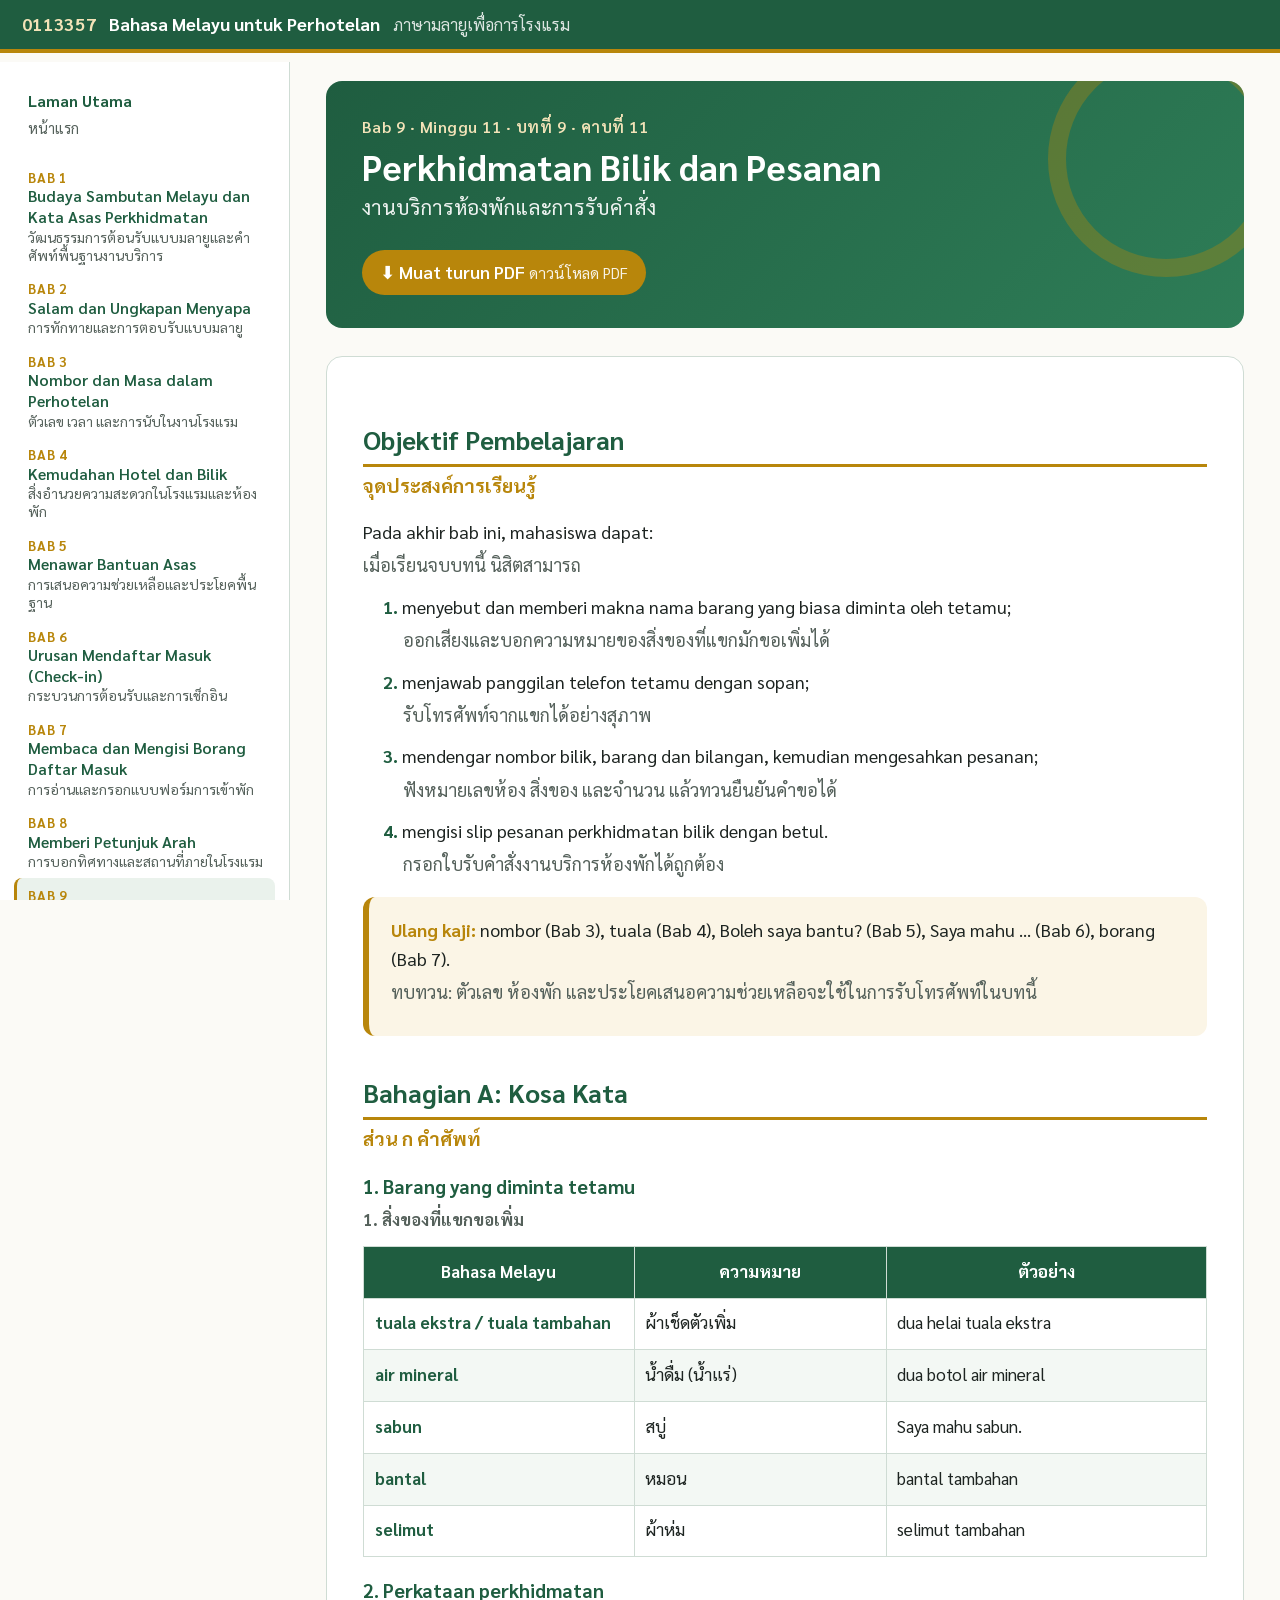
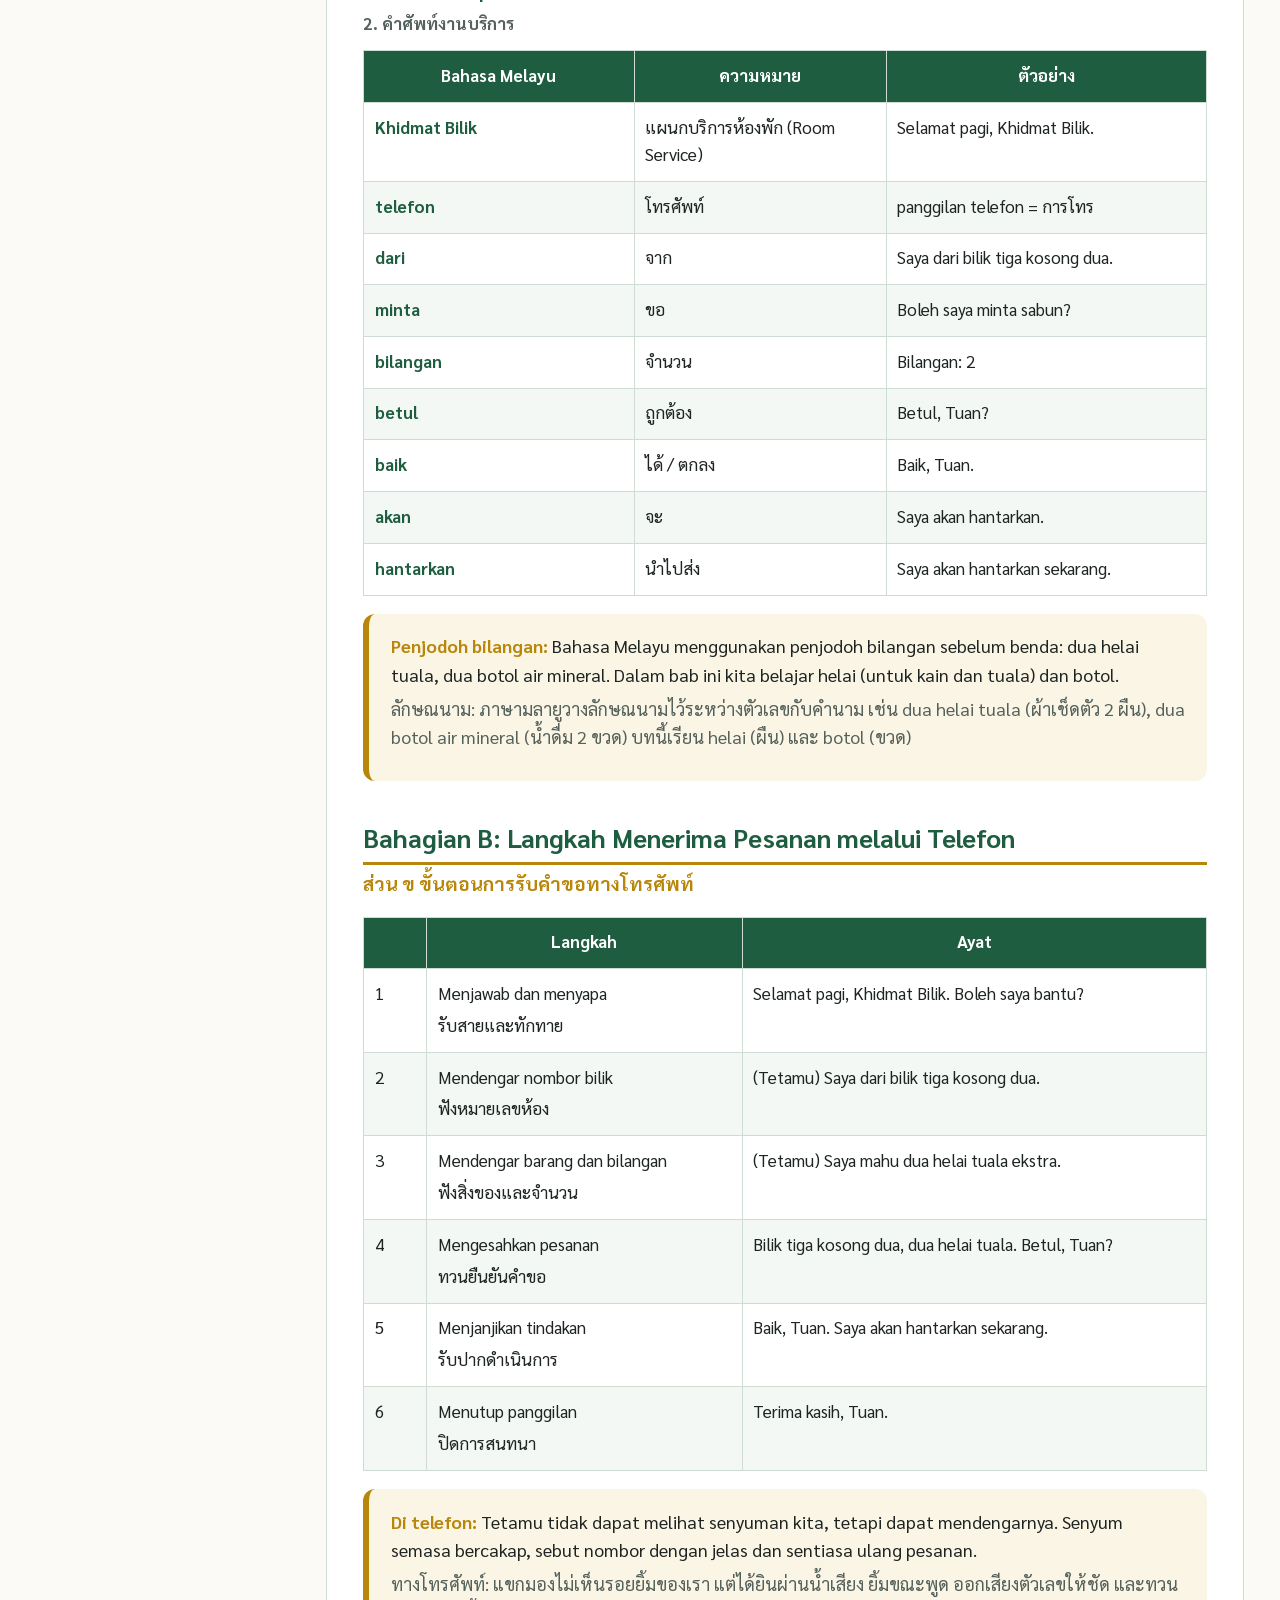
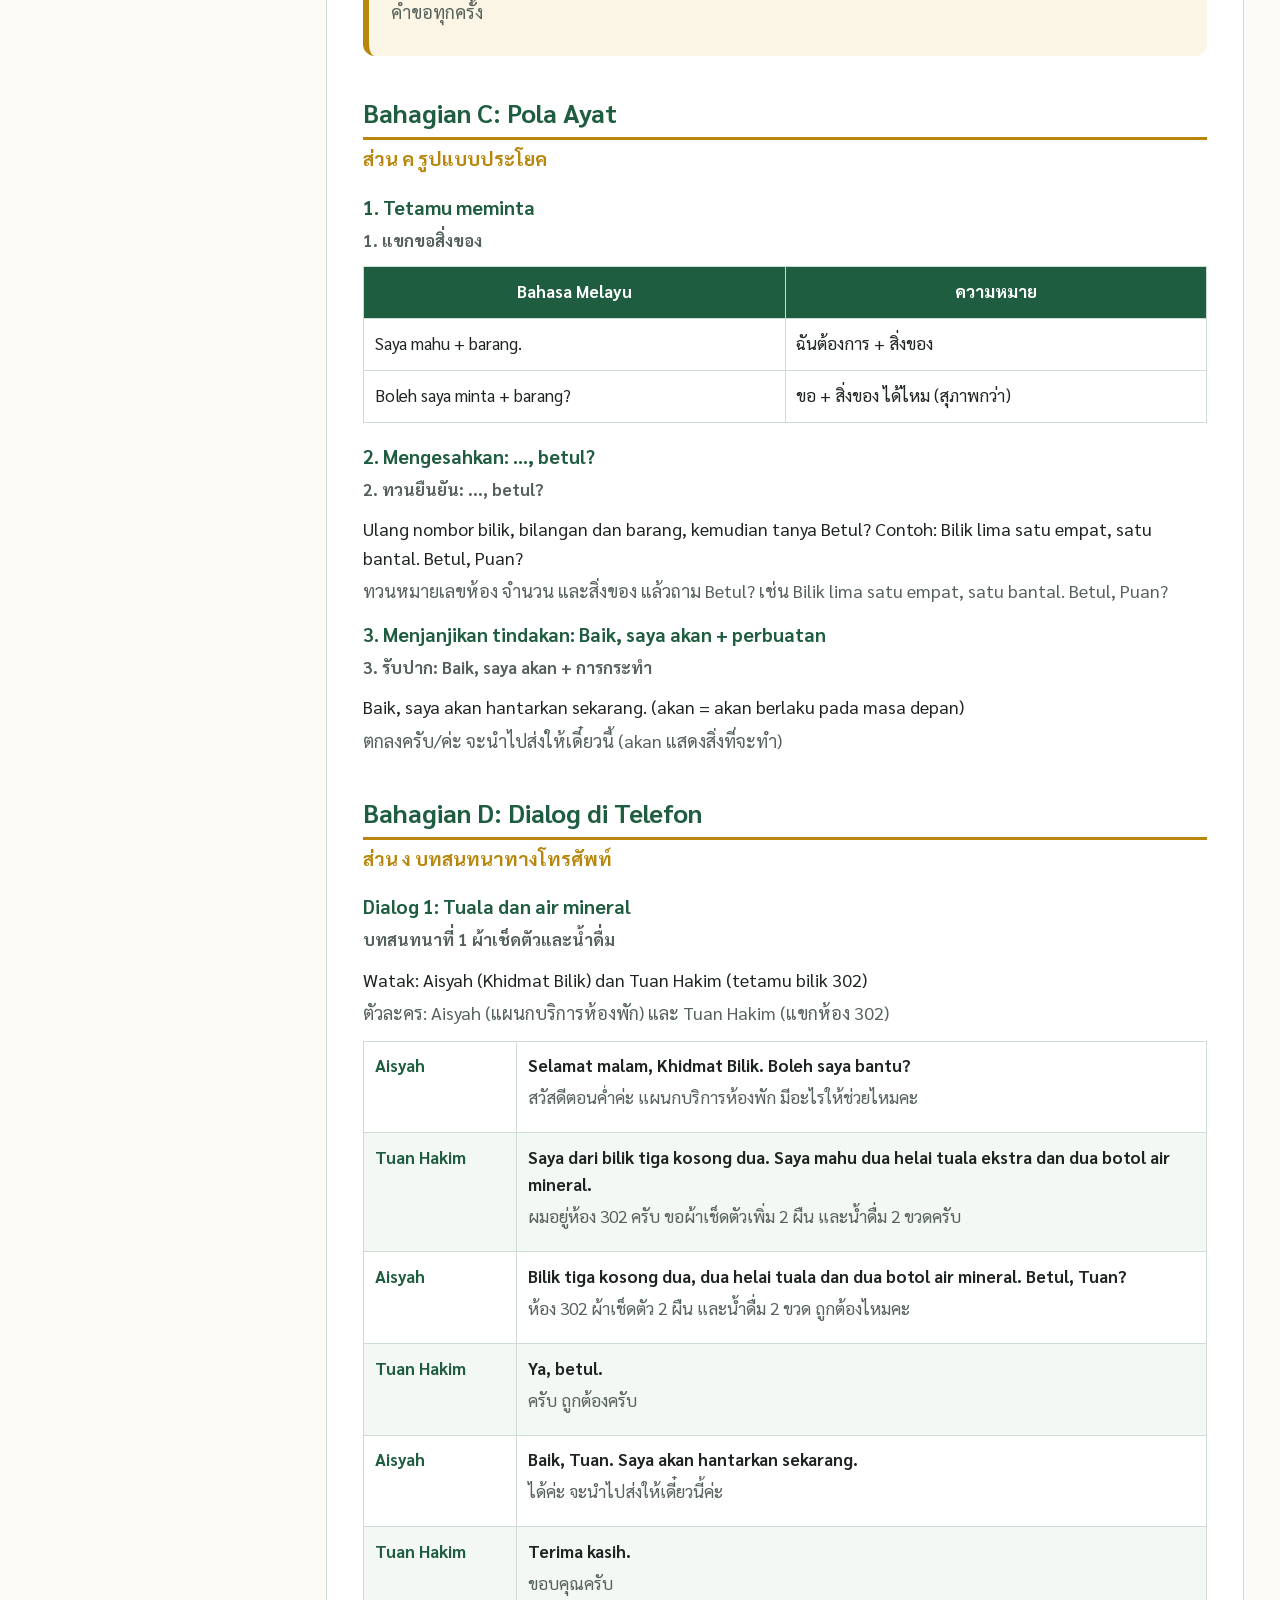
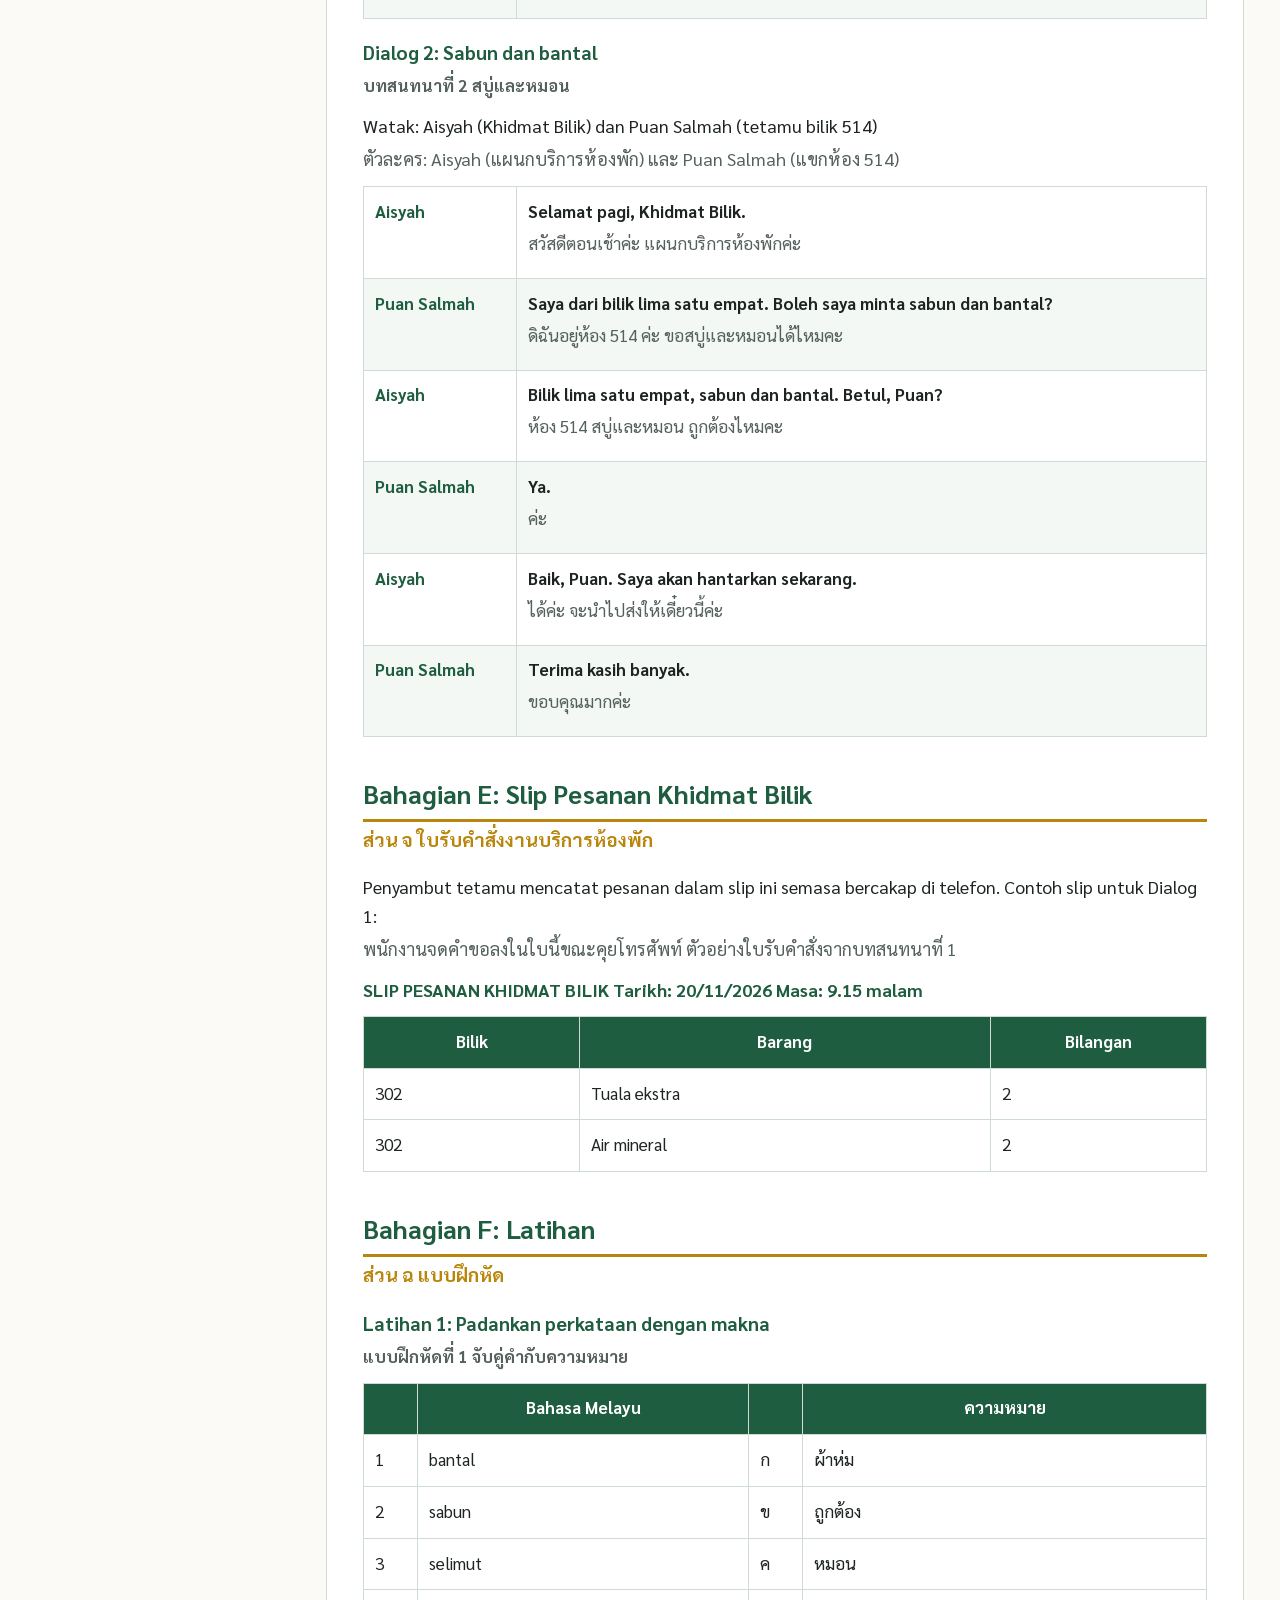
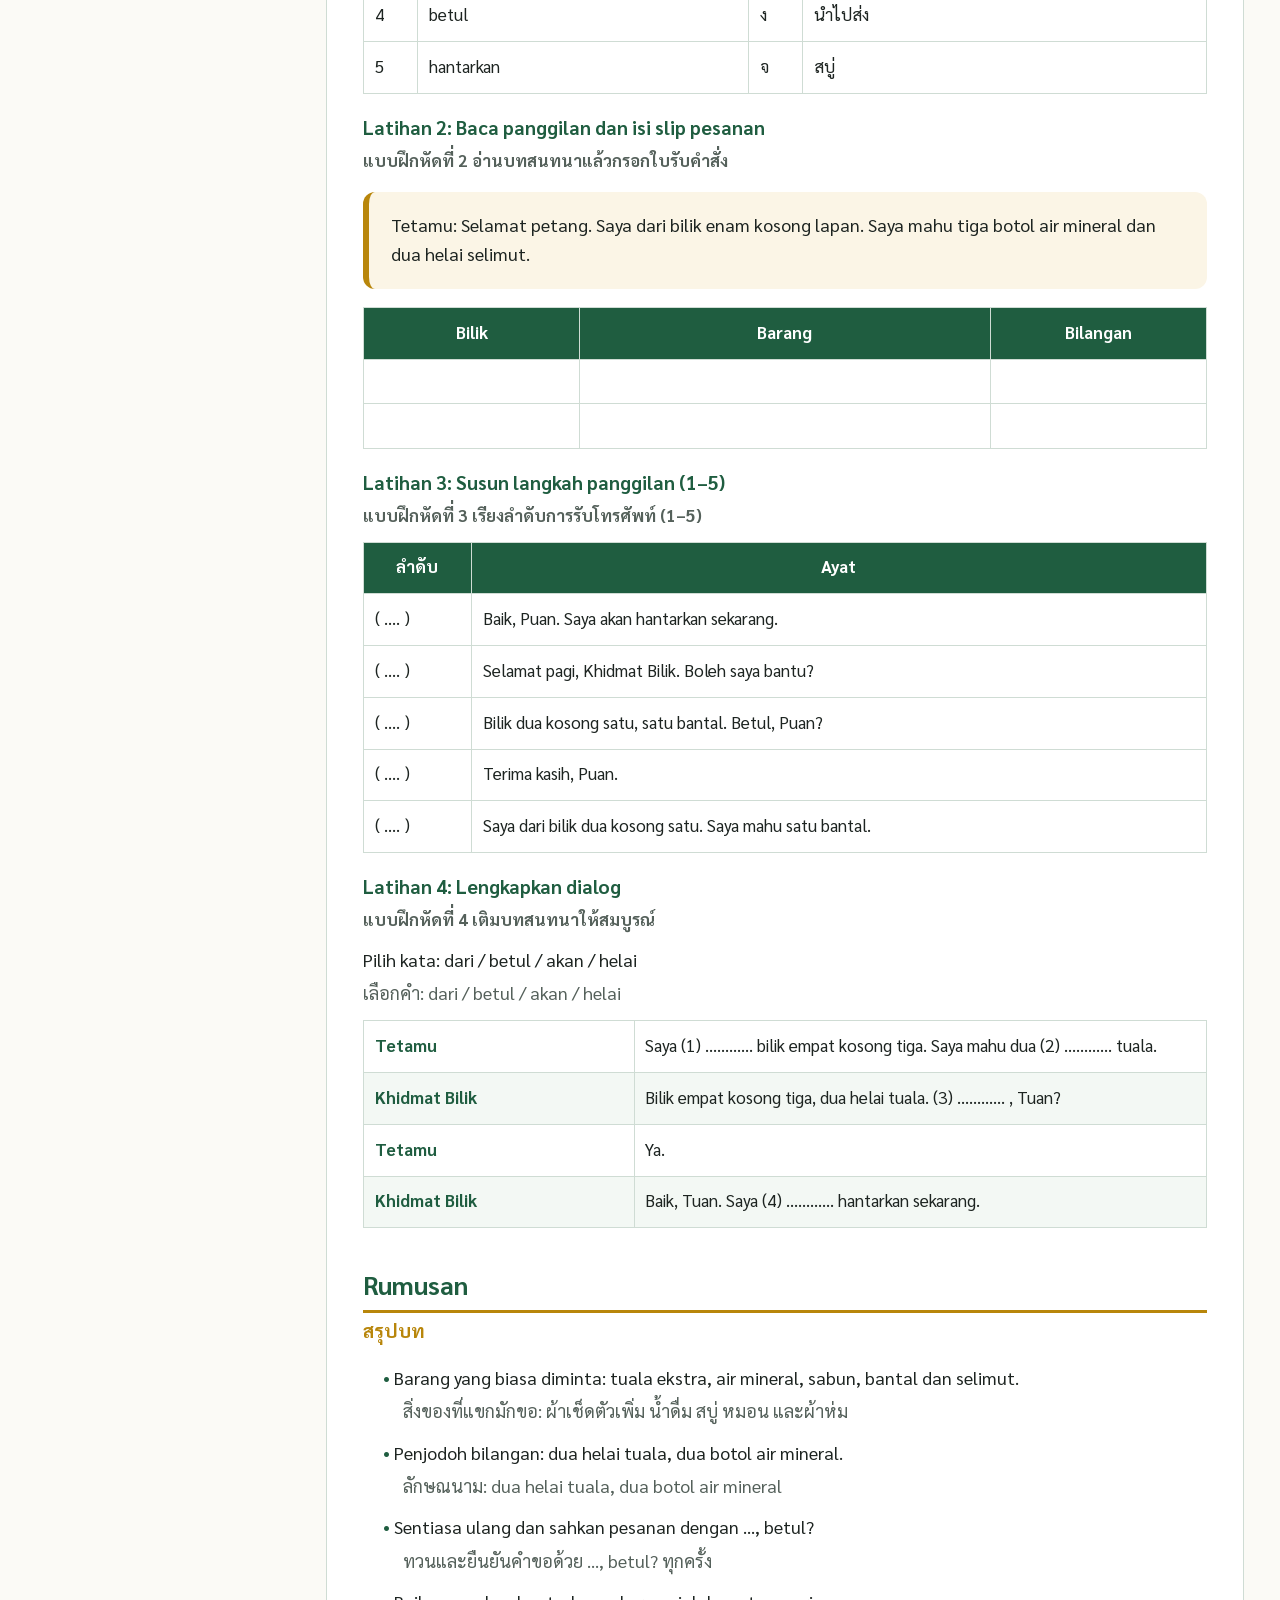
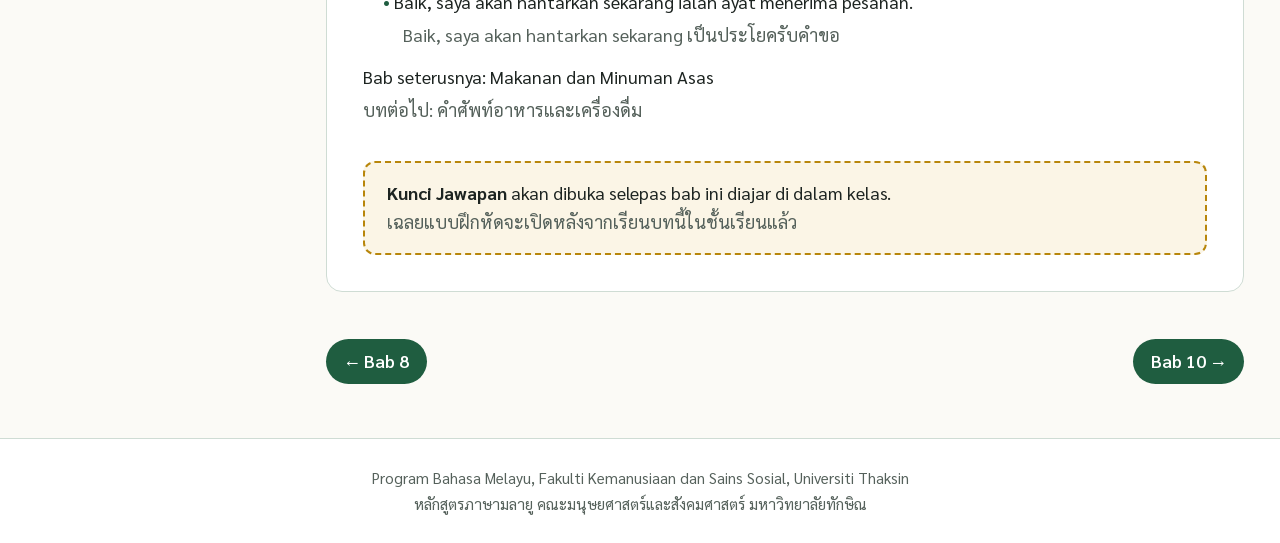
<file: bab-09.html>
<!DOCTYPE html>
<html lang="ms">
<head>
<meta charset="utf-8">
<meta name="viewport" content="width=device-width, initial-scale=1">
<title>Bab 9: Perkhidmatan Bilik dan Pesanan | 0113357</title>
<link rel="preconnect" href="https://fonts.googleapis.com">
<link rel="preconnect" href="https://fonts.gstatic.com" crossorigin>
<link href="https://fonts.googleapis.com/css2?family=Sarabun:wght@400;600;700&display=swap" rel="stylesheet">
<link rel="stylesheet" href="assets/style.css">
</head>
<body>
<header class="top">
  <button class="menu-btn" aria-label="Menu" onclick="document.body.classList.toggle('nav-open')">☰</button>
  <a class="brand" href="index.html"><span class="code">0113357</span><span class="t-ms">Bahasa Melayu untuk Perhotelan</span><span class="t-th">ภาษามลายูเพื่อการโรงแรม</span></a>
</header>
<div class="layout">
<nav class="side">
  <a class="home" href="index.html"><span class="ms">Laman Utama</span><span class="th">หน้าแรก</span></a>
  <ol><li><a href="bab-01.html"><span class="num">Bab 1</span><span class="ms">Budaya Sambutan Melayu dan Kata Asas Perkhidmatan</span><span class="th">วัฒนธรรมการต้อนรับแบบมลายูและคำศัพท์พื้นฐานงานบริการ</span></a></li><li><a href="bab-02.html"><span class="num">Bab 2</span><span class="ms">Salam dan Ungkapan Menyapa</span><span class="th">การทักทายและการตอบรับแบบมลายู</span></a></li><li><a href="bab-03.html"><span class="num">Bab 3</span><span class="ms">Nombor dan Masa dalam Perhotelan</span><span class="th">ตัวเลข เวลา และการนับในงานโรงแรม</span></a></li><li><a href="bab-04.html"><span class="num">Bab 4</span><span class="ms">Kemudahan Hotel dan Bilik</span><span class="th">สิ่งอำนวยความสะดวกในโรงแรมและห้องพัก</span></a></li><li><a href="bab-05.html"><span class="num">Bab 5</span><span class="ms">Menawar Bantuan Asas</span><span class="th">การเสนอความช่วยเหลือและประโยคพื้นฐาน</span></a></li><li><a href="bab-06.html"><span class="num">Bab 6</span><span class="ms">Urusan Mendaftar Masuk (Check-in)</span><span class="th">กระบวนการต้อนรับและการเช็กอิน</span></a></li><li><a href="bab-07.html"><span class="num">Bab 7</span><span class="ms">Membaca dan Mengisi Borang Daftar Masuk</span><span class="th">การอ่านและกรอกแบบฟอร์มการเข้าพัก</span></a></li><li><a href="bab-08.html"><span class="num">Bab 8</span><span class="ms">Memberi Petunjuk Arah</span><span class="th">การบอกทิศทางและสถานที่ภายในโรงแรม</span></a></li><li class="active"><a href="bab-09.html"><span class="num">Bab 9</span><span class="ms">Perkhidmatan Bilik dan Pesanan</span><span class="th">งานบริการห้องพักและการรับคำสั่ง</span></a></li><li><a href="bab-10.html"><span class="num">Bab 10</span><span class="ms">Makanan dan Minuman Asas</span><span class="th">คำศัพท์อาหารและเครื่องดื่ม</span></a></li><li><a href="bab-11.html"><span class="num">Bab 11</span><span class="ms">Menangani Aduan Mudah</span><span class="th">การจัดการคำร้องเรียนง่าย ๆ</span></a></li><li><a href="bab-12.html"><span class="num">Bab 12</span><span class="ms">Urusan Mendaftar Keluar dan Pembayaran</span><span class="th">กระบวนการเช็กเอาต์และการชำระเงิน</span></a></li></ol>
</nav>
<main>

<section class="chap-head">
  <div class="kicker">Bab 9 · Minggu 11 <span class="th">· บทที่ 9 · คาบที่ 11</span></div>
  <h1>Perkhidmatan Bilik dan Pesanan</h1>
  <p class="sub">งานบริการห้องพักและการรับคำสั่ง</p>
  <a class="btn pdf" href="pdf/0113357_Bab09.pdf" download>⬇ Muat turun PDF <span class="th">ดาวน์โหลด PDF</span></a>
</section>
<article class="chap">
<h2 class="sec"><span class="c-green"><strong>Objektif Pembelajaran</strong></span></h2>
<p style="font-size:1.063em"><span class="c-gold th"><strong>จุดประสงค์การเรียนรู้</strong></span></p>
<p>Pada akhir bab ini, mahasiswa dapat:</p>
<p class="tr"><span class="c-muted th">เมื่อเรียนจบบทนี้ นิสิตสามารถ</span></p>
<p style="margin-left:1.1em"><span class="c-green"><strong>1. </strong></span>menyebut dan memberi makna nama barang yang biasa diminta oleh tetamu;</p>
<p class="tr" style="margin-left:2.2em"><span class="c-muted th">ออกเสียงและบอกความหมายของสิ่งของที่แขกมักขอเพิ่มได้</span></p>
<p style="margin-left:1.1em"><span class="c-green"><strong>2. </strong></span>menjawab panggilan telefon tetamu dengan sopan;</p>
<p class="tr" style="margin-left:2.2em"><span class="c-muted th">รับโทรศัพท์จากแขกได้อย่างสุภาพ</span></p>
<p style="margin-left:1.1em"><span class="c-green"><strong>3. </strong></span>mendengar nombor bilik, barang dan bilangan, kemudian mengesahkan pesanan;</p>
<p class="tr" style="margin-left:2.2em"><span class="c-muted th">ฟังหมายเลขห้อง สิ่งของ และจำนวน แล้วทวนยืนยันคำขอได้</span></p>
<p style="margin-left:1.1em"><span class="c-green"><strong>4. </strong></span>mengisi slip pesanan perkhidmatan bilik dengan betul.</p>
<p class="tr" style="margin-left:2.2em"><span class="c-muted th">กรอกใบรับคำสั่งงานบริการห้องพักได้ถูกต้อง</span></p>
<div class="box f-cream"><p><span class="c-gold"><strong>Ulang kaji: </strong></span>nombor (Bab 3), tuala (Bab 4), Boleh saya bantu? (Bab 5), Saya mahu ... (Bab 6), borang (Bab 7).</p><p class="tr"><span class="c-muted th">ทบทวน: ตัวเลข ห้องพัก และประโยคเสนอความช่วยเหลือจะใช้ในการรับโทรศัพท์ในบทนี้</span></p></div>
<h2 class="sec"><span class="c-green"><strong>Bahagian A: Kosa Kata</strong></span></h2>
<p style="font-size:1.063em"><span class="c-gold th"><strong>ส่วน ก คำศัพท์</strong></span></p>
<p style="font-size:1.063em"><span class="c-green"><strong>1. Barang yang diminta tetamu</strong></span></p>
<p class="tr" style="font-size:0.938em"><span class="c-muted"><strong>1. </strong></span><span class="c-muted th"><strong>สิ่งของที่แขกขอเพิ่ม</strong></span></p>
<div class="tbl"><table><colgroup><col style="width:32.1%"><col style="width:29.9%"><col style="width:38.0%"></colgroup><tr><th><p style="text-align:center"><span class="c-white"><strong>Bahasa Melayu</strong></span></p></th><th><p style="text-align:center"><span class="c-white th"><strong>ความหมาย</strong></span></p></th><th><p style="text-align:center"><span class="c-white th"><strong>ตัวอย่าง</strong></span></p></th></tr><tr><td><p><span class="c-green"><strong>tuala ekstra / tuala tambahan</strong></span></p></td><td><p><span class="th">ผ้าเช็ดตัวเพิ่ม</span></p></td><td><p>dua helai tuala ekstra</p></td></tr><tr><td class="f-light"><p><span class="c-green"><strong>air mineral</strong></span></p></td><td class="f-light"><p><span class="th">น้ำดื่ม (น้ำแร่)</span></p></td><td class="f-light"><p>dua botol air mineral</p></td></tr><tr><td><p><span class="c-green"><strong>sabun</strong></span></p></td><td><p><span class="th">สบู่</span></p></td><td><p>Saya mahu sabun.</p></td></tr><tr><td class="f-light"><p><span class="c-green"><strong>bantal</strong></span></p></td><td class="f-light"><p><span class="th">หมอน</span></p></td><td class="f-light"><p>bantal tambahan</p></td></tr><tr><td><p><span class="c-green"><strong>selimut</strong></span></p></td><td><p><span class="th">ผ้าห่ม</span></p></td><td><p>selimut tambahan</p></td></tr></table></div>

<p style="font-size:1.063em"><span class="c-green"><strong>2. Perkataan perkhidmatan</strong></span></p>
<p class="tr" style="font-size:0.938em"><span class="c-muted"><strong>2. </strong></span><span class="c-muted th"><strong>คำศัพท์งานบริการ</strong></span></p>
<div class="tbl"><table><colgroup><col style="width:32.1%"><col style="width:29.9%"><col style="width:38.0%"></colgroup><tr><th><p style="text-align:center"><span class="c-white"><strong>Bahasa Melayu</strong></span></p></th><th><p style="text-align:center"><span class="c-white th"><strong>ความหมาย</strong></span></p></th><th><p style="text-align:center"><span class="c-white th"><strong>ตัวอย่าง</strong></span></p></th></tr><tr><td><p><span class="c-green"><strong>Khidmat Bilik</strong></span></p></td><td><p><span class="th">แผนกบริการห้องพัก (</span>Room Service)</p></td><td><p>Selamat pagi, Khidmat Bilik.</p></td></tr><tr><td class="f-light"><p><span class="c-green"><strong>telefon</strong></span></p></td><td class="f-light"><p><span class="th">โทรศัพท์</span></p></td><td class="f-light"><p>panggilan telefon = <span class="th">การโทร</span></p></td></tr><tr><td><p><span class="c-green"><strong>dari</strong></span></p></td><td><p><span class="th">จาก</span></p></td><td><p>Saya dari bilik tiga kosong dua.</p></td></tr><tr><td class="f-light"><p><span class="c-green"><strong>minta</strong></span></p></td><td class="f-light"><p><span class="th">ขอ</span></p></td><td class="f-light"><p>Boleh saya minta sabun?</p></td></tr><tr><td><p><span class="c-green"><strong>bilangan</strong></span></p></td><td><p><span class="th">จำนวน</span></p></td><td><p>Bilangan: 2</p></td></tr><tr><td class="f-light"><p><span class="c-green"><strong>betul</strong></span></p></td><td class="f-light"><p><span class="th">ถูกต้อง</span></p></td><td class="f-light"><p>Betul, Tuan?</p></td></tr><tr><td><p><span class="c-green"><strong>baik</strong></span></p></td><td><p><span class="th">ได้ / ตกลง</span></p></td><td><p>Baik, Tuan.</p></td></tr><tr><td class="f-light"><p><span class="c-green"><strong>akan</strong></span></p></td><td class="f-light"><p><span class="th">จะ</span></p></td><td class="f-light"><p>Saya akan hantarkan.</p></td></tr><tr><td><p><span class="c-green"><strong>hantarkan</strong></span></p></td><td><p><span class="th">นำไปส่ง</span></p></td><td><p>Saya akan hantarkan sekarang.</p></td></tr></table></div>

<div class="box f-cream"><p><span class="c-gold"><strong>Penjodoh bilangan: </strong></span>Bahasa Melayu menggunakan penjodoh bilangan sebelum benda: dua helai tuala, dua botol air mineral. Dalam bab ini kita belajar helai (untuk kain dan tuala) dan botol.</p><p class="tr"><span class="c-muted th">ลักษณนาม: ภาษามลายูวางลักษณนามไว้ระหว่างตัวเลขกับคำนาม เช่น </span><span class="c-muted">dua helai tuala (</span><span class="c-muted th">ผ้าเช็ดตัว 2 ผืน), </span><span class="c-muted">dua botol air mineral (</span><span class="c-muted th">น้ำดื่ม 2 ขวด) บทนี้เรียน </span><span class="c-muted">helai (</span><span class="c-muted th">ผืน) และ </span><span class="c-muted">botol (</span><span class="c-muted th">ขวด)</span></p></div>
<h2 class="sec"><span class="c-green"><strong>Bahagian B: Langkah Menerima Pesanan melalui Telefon</strong></span></h2>
<p style="font-size:1.063em"><span class="c-gold th"><strong>ส่วน ข ขั้นตอนการรับคำขอทางโทรศัพท์</strong></span></p>
<div class="tbl"><table><colgroup><col style="width:7.5%"><col style="width:37.4%"><col style="width:55.1%"></colgroup><tr><th>&nbsp;</th><th><p style="text-align:center"><span class="c-white"><strong>Langkah</strong></span></p></th><th><p style="text-align:center"><span class="c-white"><strong>Ayat</strong></span></p></th></tr><tr><td><p>1</p></td><td><p>Menjawab dan menyapa</p><p><span class="th">รับสายและทักทาย</span></p></td><td><p>Selamat pagi, Khidmat Bilik. Boleh saya bantu?</p></td></tr><tr><td class="f-light"><p>2</p></td><td class="f-light"><p>Mendengar nombor bilik</p><p><span class="th">ฟังหมายเลขห้อง</span></p></td><td class="f-light"><p>(Tetamu) Saya dari bilik tiga kosong dua.</p></td></tr><tr><td><p>3</p></td><td><p>Mendengar barang dan bilangan</p><p><span class="th">ฟังสิ่งของและจำนวน</span></p></td><td><p>(Tetamu) Saya mahu dua helai tuala ekstra.</p></td></tr><tr><td class="f-light"><p>4</p></td><td class="f-light"><p>Mengesahkan pesanan</p><p><span class="th">ทวนยืนยันคำขอ</span></p></td><td class="f-light"><p>Bilik tiga kosong dua, dua helai tuala. Betul, Tuan?</p></td></tr><tr><td><p>5</p></td><td><p>Menjanjikan tindakan</p><p><span class="th">รับปากดำเนินการ</span></p></td><td><p>Baik, Tuan. Saya akan hantarkan sekarang.</p></td></tr><tr><td class="f-light"><p>6</p></td><td class="f-light"><p>Menutup panggilan</p><p><span class="th">ปิดการสนทนา</span></p></td><td class="f-light"><p>Terima kasih, Tuan.</p></td></tr></table></div>

<div class="box f-cream"><p><span class="c-gold"><strong>Di telefon: </strong></span>Tetamu tidak dapat melihat senyuman kita, tetapi dapat mendengarnya. Senyum semasa bercakap, sebut nombor dengan jelas dan sentiasa ulang pesanan.</p><p class="tr"><span class="c-muted th">ทางโทรศัพท์: แขกมองไม่เห็นรอยยิ้มของเรา แต่ได้ยินผ่านน้ำเสียง ยิ้มขณะพูด ออกเสียงตัวเลขให้ชัด และทวนคำขอทุกครั้ง</span></p></div>
<h2 class="sec"><span class="c-green"><strong>Bahagian C: Pola Ayat</strong></span></h2>
<p style="font-size:1.063em"><span class="c-gold th"><strong>ส่วน ค รูปแบบประโยค</strong></span></p>
<p style="font-size:1.063em"><span class="c-green"><strong>1. Tetamu meminta</strong></span></p>
<p class="tr" style="font-size:0.938em"><span class="c-muted"><strong>1. </strong></span><span class="c-muted th"><strong>แขกขอสิ่งของ</strong></span></p>
<div class="tbl"><table><colgroup><col style="width:50.0%"><col style="width:50.0%"></colgroup><tr><th><p style="text-align:center"><span class="c-white"><strong>Bahasa Melayu</strong></span></p></th><th><p style="text-align:center"><span class="c-white th"><strong>ความหมาย</strong></span></p></th></tr><tr><td><p>Saya mahu + barang.</p></td><td><p><span class="th">ฉันต้องการ </span>+ <span class="th">สิ่งของ</span></p></td></tr><tr><td><p>Boleh saya minta + barang?</p></td><td><p><span class="th">ขอ </span>+ <span class="th">สิ่งของ ได้ไหม (สุภาพกว่า)</span></p></td></tr></table></div>

<p style="font-size:1.063em"><span class="c-green"><strong>2. Mengesahkan: ..., betul?</strong></span></p>
<p class="tr" style="font-size:0.938em"><span class="c-muted"><strong>2. </strong></span><span class="c-muted th"><strong>ทวนยืนยัน: ..., </strong></span><span class="c-muted"><strong>betul?</strong></span></p>
<p>Ulang nombor bilik, bilangan dan barang, kemudian tanya Betul? Contoh: Bilik lima satu empat, satu bantal. Betul, Puan?</p>
<p class="tr"><span class="c-muted th">ทวนหมายเลขห้อง จำนวน และสิ่งของ แล้วถาม </span><span class="c-muted">Betul? </span><span class="c-muted th">เช่น </span><span class="c-muted">Bilik lima satu empat, satu bantal. Betul, Puan?</span></p>
<p style="font-size:1.063em"><span class="c-green"><strong>3. Menjanjikan tindakan: Baik, saya akan + perbuatan</strong></span></p>
<p class="tr" style="font-size:0.938em"><span class="c-muted"><strong>3. </strong></span><span class="c-muted th"><strong>รับปาก: </strong></span><span class="c-muted"><strong>Baik, saya akan + </strong></span><span class="c-muted th"><strong>การกระทำ</strong></span></p>
<p>Baik, saya akan hantarkan sekarang. (akan = akan berlaku pada masa depan)</p>
<p class="tr"><span class="c-muted th">ตกลงครับ/ค่ะ จะนำไปส่งให้เดี๋ยวนี้ (</span><span class="c-muted">akan </span><span class="c-muted th">แสดงสิ่งที่จะทำ)</span></p>
<h2 class="sec"><span class="c-green"><strong>Bahagian D: Dialog di Telefon</strong></span></h2>
<p style="font-size:1.063em"><span class="c-gold th"><strong>ส่วน ง บทสนทนาทางโทรศัพท์</strong></span></p>
<p style="font-size:1.063em"><span class="c-green"><strong>Dialog 1: Tuala dan air mineral</strong></span></p>
<p class="tr" style="font-size:0.938em"><span class="c-muted th"><strong>บทสนทนาที่ 1 ผ้าเช็ดตัวและน้ำดื่ม</strong></span></p>
<p>Watak: Aisyah (Khidmat Bilik) dan Tuan Hakim (tetamu bilik 302)</p>
<p class="tr"><span class="c-muted th">ตัวละคร: </span><span class="c-muted">Aisyah (</span><span class="c-muted th">แผนกบริการห้องพัก) และ </span><span class="c-muted">Tuan Hakim (</span><span class="c-muted th">แขกห้อง 302)</span></p>
<div class="tbl"><table><colgroup><col style="width:18.2%"><col style="width:81.8%"></colgroup><tr><td><p><span class="c-green"><strong>Aisyah</strong></span></p></td><td><p><strong>Selamat malam, Khidmat Bilik. Boleh saya bantu?</strong></p><p class="tr"><span class="c-muted th">สวัสดีตอนค่ำค่ะ แผนกบริการห้องพัก มีอะไรให้ช่วยไหมคะ</span></p></td></tr><tr><td class="f-light"><p><span class="c-green"><strong>Tuan Hakim</strong></span></p></td><td class="f-light"><p><strong>Saya dari bilik tiga kosong dua. Saya mahu dua helai tuala ekstra dan dua botol air mineral.</strong></p><p class="tr"><span class="c-muted th">ผมอยู่ห้อง 302 ครับ ขอผ้าเช็ดตัวเพิ่ม 2 ผืน และน้ำดื่ม 2 ขวดครับ</span></p></td></tr><tr><td><p><span class="c-green"><strong>Aisyah</strong></span></p></td><td><p><strong>Bilik tiga kosong dua, dua helai tuala dan dua botol air mineral. Betul, Tuan?</strong></p><p class="tr"><span class="c-muted th">ห้อง 302 ผ้าเช็ดตัว 2 ผืน และน้ำดื่ม 2 ขวด ถูกต้องไหมคะ</span></p></td></tr><tr><td class="f-light"><p><span class="c-green"><strong>Tuan Hakim</strong></span></p></td><td class="f-light"><p><strong>Ya, betul.</strong></p><p class="tr"><span class="c-muted th">ครับ ถูกต้องครับ</span></p></td></tr><tr><td><p><span class="c-green"><strong>Aisyah</strong></span></p></td><td><p><strong>Baik, Tuan. Saya akan hantarkan sekarang.</strong></p><p class="tr"><span class="c-muted th">ได้ค่ะ จะนำไปส่งให้เดี๋ยวนี้ค่ะ</span></p></td></tr><tr><td class="f-light"><p><span class="c-green"><strong>Tuan Hakim</strong></span></p></td><td class="f-light"><p><strong>Terima kasih.</strong></p><p class="tr"><span class="c-muted th">ขอบคุณครับ</span></p></td></tr></table></div>

<p style="font-size:1.063em"><span class="c-green"><strong>Dialog 2: Sabun dan bantal</strong></span></p>
<p class="tr" style="font-size:0.938em"><span class="c-muted th"><strong>บทสนทนาที่ 2 สบู่และหมอน</strong></span></p>
<p>Watak: Aisyah (Khidmat Bilik) dan Puan Salmah (tetamu bilik 514)</p>
<p class="tr"><span class="c-muted th">ตัวละคร: </span><span class="c-muted">Aisyah (</span><span class="c-muted th">แผนกบริการห้องพัก) และ </span><span class="c-muted">Puan Salmah (</span><span class="c-muted th">แขกห้อง 514)</span></p>
<div class="tbl"><table><colgroup><col style="width:18.2%"><col style="width:81.8%"></colgroup><tr><td><p><span class="c-green"><strong>Aisyah</strong></span></p></td><td><p><strong>Selamat pagi, Khidmat Bilik.</strong></p><p class="tr"><span class="c-muted th">สวัสดีตอนเช้าค่ะ แผนกบริการห้องพักค่ะ</span></p></td></tr><tr><td class="f-light"><p><span class="c-green"><strong>Puan Salmah</strong></span></p></td><td class="f-light"><p><strong>Saya dari bilik lima satu empat. Boleh saya minta sabun dan bantal?</strong></p><p class="tr"><span class="c-muted th">ดิฉันอยู่ห้อง 514 ค่ะ ขอสบู่และหมอนได้ไหมคะ</span></p></td></tr><tr><td><p><span class="c-green"><strong>Aisyah</strong></span></p></td><td><p><strong>Bilik lima satu empat, sabun dan bantal. Betul, Puan?</strong></p><p class="tr"><span class="c-muted th">ห้อง 514 สบู่และหมอน ถูกต้องไหมคะ</span></p></td></tr><tr><td class="f-light"><p><span class="c-green"><strong>Puan Salmah</strong></span></p></td><td class="f-light"><p><strong>Ya.</strong></p><p class="tr"><span class="c-muted th">ค่ะ</span></p></td></tr><tr><td><p><span class="c-green"><strong>Aisyah</strong></span></p></td><td><p><strong>Baik, Puan. Saya akan hantarkan sekarang.</strong></p><p class="tr"><span class="c-muted th">ได้ค่ะ จะนำไปส่งให้เดี๋ยวนี้ค่ะ</span></p></td></tr><tr><td class="f-light"><p><span class="c-green"><strong>Puan Salmah</strong></span></p></td><td class="f-light"><p><strong>Terima kasih banyak.</strong></p><p class="tr"><span class="c-muted th">ขอบคุณมากค่ะ</span></p></td></tr></table></div>
<h2 class="sec"><span class="c-green"><strong>Bahagian E: Slip Pesanan Khidmat Bilik</strong></span></h2>
<p style="font-size:1.063em"><span class="c-gold th"><strong>ส่วน จ ใบรับคำสั่งงานบริการห้องพัก</strong></span></p>
<p>Penyambut tetamu mencatat pesanan dalam slip ini semasa bercakap di telefon. Contoh slip untuk Dialog 1:</p>
<p class="tr"><span class="c-muted th">พนักงานจดคำขอลงในใบนี้ขณะคุยโทรศัพท์ ตัวอย่างใบรับคำสั่งจากบทสนทนาที่ 1</span></p>
<p><span class="c-green"><strong>SLIP PESANAN KHIDMAT BILIK        Tarikh: 20/11/2026        Masa: 9.15 malam</strong></span></p>
<div class="tbl"><table><colgroup><col style="width:25.6%"><col style="width:48.7%"><col style="width:25.6%"></colgroup><tr><th><p style="text-align:center"><span class="c-white"><strong>Bilik</strong></span></p></th><th><p style="text-align:center"><span class="c-white"><strong>Barang</strong></span></p></th><th><p style="text-align:center"><span class="c-white"><strong>Bilangan</strong></span></p></th></tr><tr><td><p>302</p></td><td><p>Tuala ekstra</p></td><td><p>2</p></td></tr><tr><td><p>302</p></td><td><p>Air mineral</p></td><td><p>2</p></td></tr></table></div>
<h2 class="sec"><span class="c-green"><strong>Bahagian F: Latihan</strong></span></h2>
<p style="font-size:1.063em"><span class="c-gold th"><strong>ส่วน ฉ แบบฝึกหัด</strong></span></p>
<p style="font-size:1.063em"><span class="c-green"><strong>Latihan 1: Padankan perkataan dengan makna</strong></span></p>
<p class="tr" style="font-size:0.938em"><span class="c-muted th"><strong>แบบฝึกหัดที่ 1 จับคู่คำกับความหมาย</strong></span></p>
<div class="tbl"><table><colgroup><col style="width:6.4%"><col style="width:39.3%"><col style="width:6.4%"><col style="width:47.9%"></colgroup><tr><th>&nbsp;</th><th><p style="text-align:center"><span class="c-white"><strong>Bahasa Melayu</strong></span></p></th><th>&nbsp;</th><th><p style="text-align:center"><span class="c-white th"><strong>ความหมาย</strong></span></p></th></tr><tr><td><p>1</p></td><td><p>bantal</p></td><td><p><span class="th">ก</span></p></td><td><p><span class="th">ผ้าห่ม</span></p></td></tr><tr><td><p>2</p></td><td><p>sabun</p></td><td><p><span class="th">ข</span></p></td><td><p><span class="th">ถูกต้อง</span></p></td></tr><tr><td><p>3</p></td><td><p>selimut</p></td><td><p><span class="th">ค</span></p></td><td><p><span class="th">หมอน</span></p></td></tr><tr><td><p>4</p></td><td><p>betul</p></td><td><p><span class="th">ง</span></p></td><td><p><span class="th">นำไปส่ง</span></p></td></tr><tr><td><p>5</p></td><td><p>hantarkan</p></td><td><p><span class="th">จ</span></p></td><td><p><span class="th">สบู่</span></p></td></tr></table></div>

<p style="font-size:1.063em"><span class="c-green"><strong>Latihan 2: Baca panggilan dan isi slip pesanan</strong></span></p>
<p class="tr" style="font-size:0.938em"><span class="c-muted th"><strong>แบบฝึกหัดที่ 2 อ่านบทสนทนาแล้วกรอกใบรับคำสั่ง</strong></span></p>
<div class="box f-cream"><p>Tetamu: Selamat petang. Saya dari bilik enam kosong lapan. Saya mahu tiga botol air mineral dan dua helai selimut.</p></div>

<div class="tbl"><table><colgroup><col style="width:25.6%"><col style="width:48.7%"><col style="width:25.6%"></colgroup><tr><th><p style="text-align:center"><span class="c-white"><strong>Bilik</strong></span></p></th><th><p style="text-align:center"><span class="c-white"><strong>Barang</strong></span></p></th><th><p style="text-align:center"><span class="c-white"><strong>Bilangan</strong></span></p></th></tr><tr><td>&nbsp;</td><td>&nbsp;</td><td>&nbsp;</td></tr><tr><td>&nbsp;</td><td>&nbsp;</td><td>&nbsp;</td></tr></table></div>

<p style="font-size:1.063em"><span class="c-green"><strong>Latihan 3: Susun langkah panggilan (1–5)</strong></span></p>
<p class="tr" style="font-size:0.938em"><span class="c-muted th"><strong>แบบฝึกหัดที่ 3 เรียงลำดับการรับโทรศัพท์ (1–5)</strong></span></p>
<div class="tbl"><table><colgroup><col style="width:12.8%"><col style="width:87.2%"></colgroup><tr><th><p style="text-align:center"><span class="c-white th"><strong>ลำดับ</strong></span></p></th><th><p style="text-align:center"><span class="c-white"><strong>Ayat</strong></span></p></th></tr><tr><td><p>( .... )</p></td><td><p>Baik, Puan. Saya akan hantarkan sekarang.</p></td></tr><tr><td><p>( .... )</p></td><td><p>Selamat pagi, Khidmat Bilik. Boleh saya bantu?</p></td></tr><tr><td><p>( .... )</p></td><td><p>Bilik dua kosong satu, satu bantal. Betul, Puan?</p></td></tr><tr><td><p>( .... )</p></td><td><p>Terima kasih, Puan.</p></td></tr><tr><td><p>( .... )</p></td><td><p>Saya dari bilik dua kosong satu. Saya mahu satu bantal.</p></td></tr></table></div>

<p style="font-size:1.063em"><span class="c-green"><strong>Latihan 4: Lengkapkan dialog</strong></span></p>
<p class="tr" style="font-size:0.938em"><span class="c-muted th"><strong>แบบฝึกหัดที่ 4 เติมบทสนทนาให้สมบูรณ์</strong></span></p>
<p>Pilih kata: dari / betul / akan / helai</p>
<p class="tr"><span class="c-muted th">เลือกคำ: </span><span class="c-muted">dari / betul / akan / helai</span></p>
<div class="tbl"><table><colgroup><col style="width:32.1%"><col style="width:67.9%"></colgroup><tr><td><p><span class="c-green"><strong>Tetamu</strong></span></p></td><td><p>Saya (1) ............ bilik empat kosong tiga. Saya mahu dua (2) ............ tuala.</p></td></tr><tr><td class="f-light"><p><span class="c-green"><strong>Khidmat Bilik</strong></span></p></td><td class="f-light"><p>Bilik empat kosong tiga, dua helai tuala. (3) ............ , Tuan?</p></td></tr><tr><td><p><span class="c-green"><strong>Tetamu</strong></span></p></td><td><p>Ya.</p></td></tr><tr><td class="f-light"><p><span class="c-green"><strong>Khidmat Bilik</strong></span></p></td><td class="f-light"><p>Baik, Tuan. Saya (4) ............ hantarkan sekarang.</p></td></tr></table></div>
<h2 class="sec"><span class="c-green"><strong>Rumusan</strong></span></h2>
<p style="font-size:1.063em"><span class="c-gold th"><strong>สรุปบท</strong></span></p>
<p style="margin-left:1.1em"><span class="c-green"><strong>• </strong></span>Barang yang biasa diminta: tuala ekstra, air mineral, sabun, bantal dan selimut.</p>
<p class="tr" style="margin-left:2.2em"><span class="c-muted th">สิ่งของที่แขกมักขอ: ผ้าเช็ดตัวเพิ่ม น้ำดื่ม สบู่ หมอน และผ้าห่ม</span></p>
<p style="margin-left:1.1em"><span class="c-green"><strong>• </strong></span>Penjodoh bilangan: dua helai tuala, dua botol air mineral.</p>
<p class="tr" style="margin-left:2.2em"><span class="c-muted th">ลักษณนาม: </span><span class="c-muted">dua helai tuala, dua botol air mineral</span></p>
<p style="margin-left:1.1em"><span class="c-green"><strong>• </strong></span>Sentiasa ulang dan sahkan pesanan dengan ..., betul?</p>
<p class="tr" style="margin-left:2.2em"><span class="c-muted th">ทวนและยืนยันคำขอด้วย ..., </span><span class="c-muted">betul? </span><span class="c-muted th">ทุกครั้ง</span></p>
<p style="margin-left:1.1em"><span class="c-green"><strong>• </strong></span>Baik, saya akan hantarkan sekarang ialah ayat menerima pesanan.</p>
<p class="tr" style="margin-left:2.2em"><span class="c-muted">Baik, saya akan hantarkan sekarang </span><span class="c-muted th">เป็นประโยครับคำขอ</span></p>
<p>Bab seterusnya: Makanan dan Minuman Asas</p>
<p class="tr"><span class="c-muted th">บทต่อไป: คำศัพท์อาหารและเครื่องดื่ม</span></p>
<div class="ans locked"><p><strong>Kunci Jawapan</strong> akan dibuka selepas bab ini diajar di dalam kelas.</p><p class="tr">เฉลยแบบฝึกหัดจะเปิดหลังจากเรียนบทนี้ในชั้นเรียนแล้ว</p></div>
</article>
<div class="pager"><a class="btn" href="bab-08.html">← Bab 8</a><a class="btn" href="bab-10.html">Bab 10 →</a></div>
</main>
</div>
<footer class="foot">
  <p>Program Bahasa Melayu, Fakulti Kemanusiaan dan Sains Sosial, Universiti Thaksin</p>
  <p class="th">หลักสูตรภาษามลายู คณะมนุษยศาสตร์และสังคมศาสตร์ มหาวิทยาลัยทักษิณ</p>
</footer>
<!-- GoatCounter: statistik pelawat · สถิติผู้เข้าชม -->
<script data-goatcounter="https://bm-perhotelan.goatcounter.com/count" async src="//gc.zgo.at/count.js"></script>
<script>document.querySelectorAll('.side a').forEach(a=>a.addEventListener('click',()=>document.body.classList.remove('nav-open')));</script>
</body>
</html>
</file>
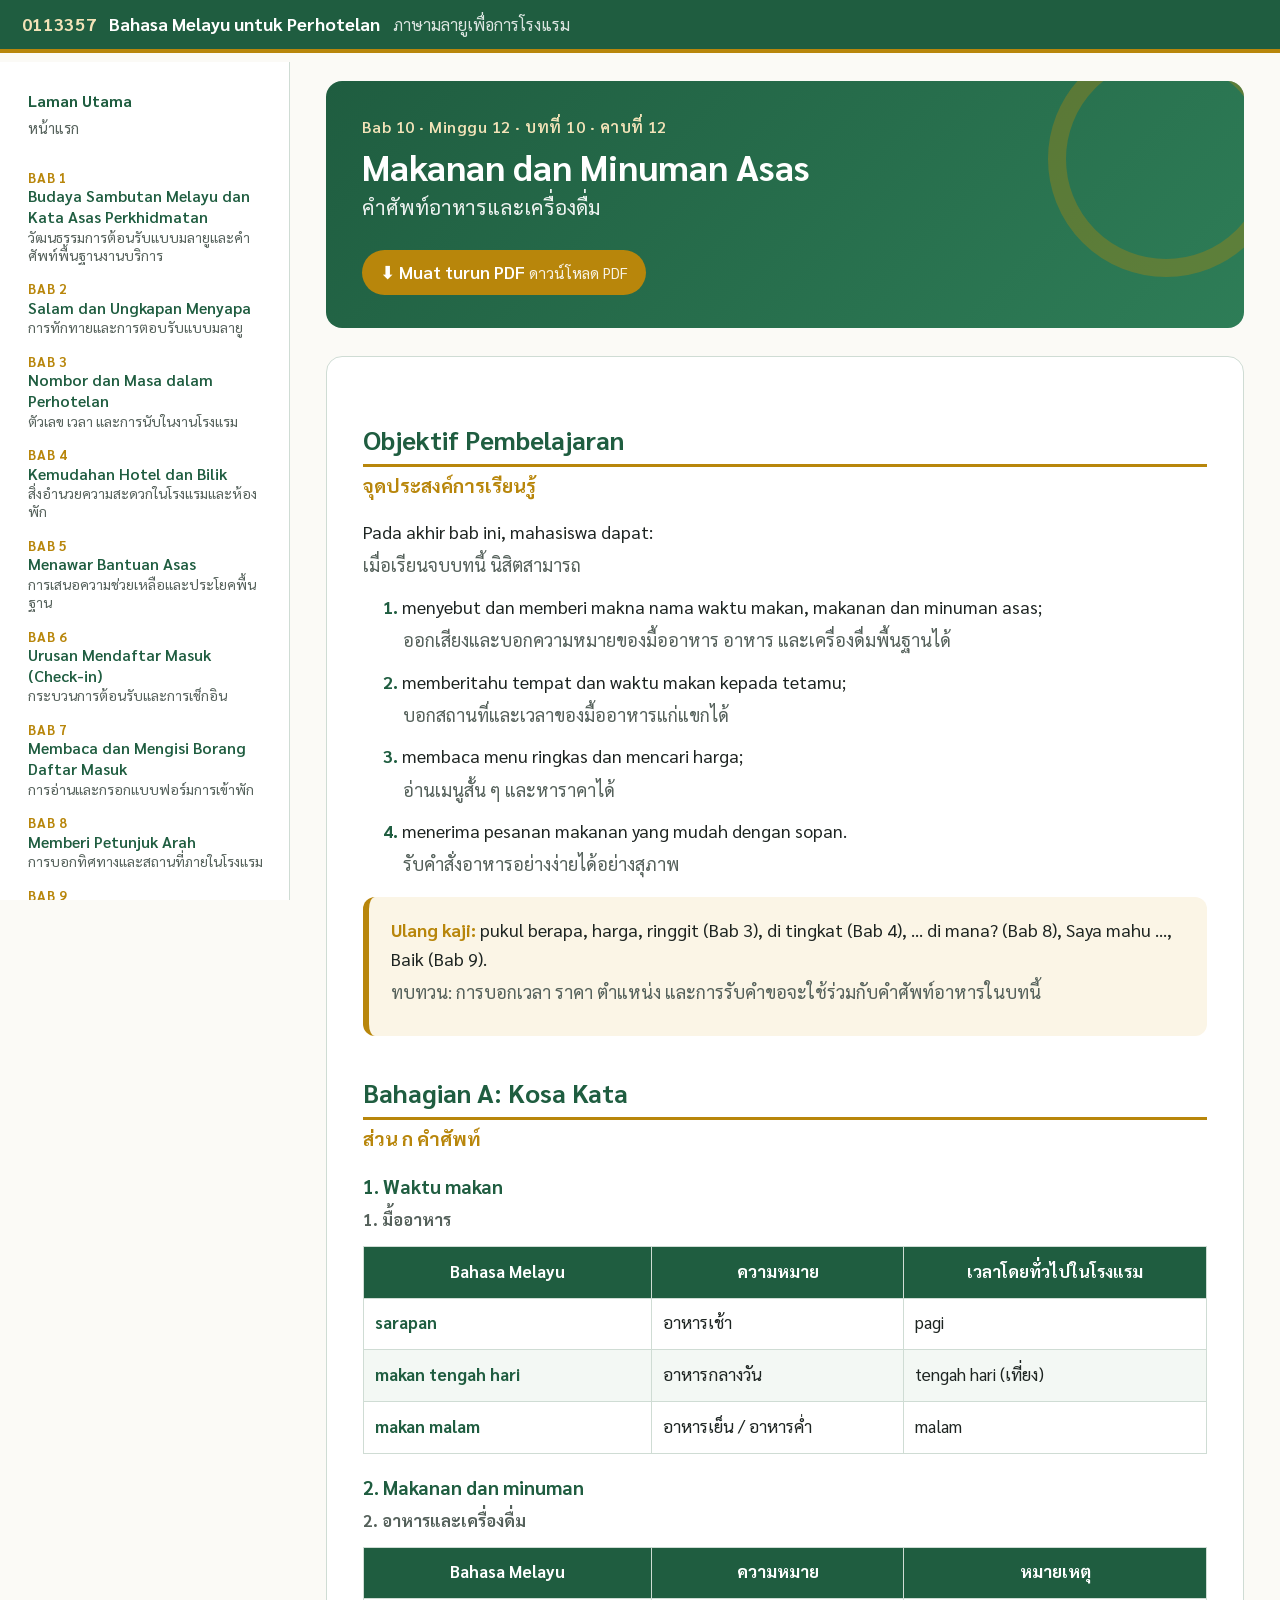
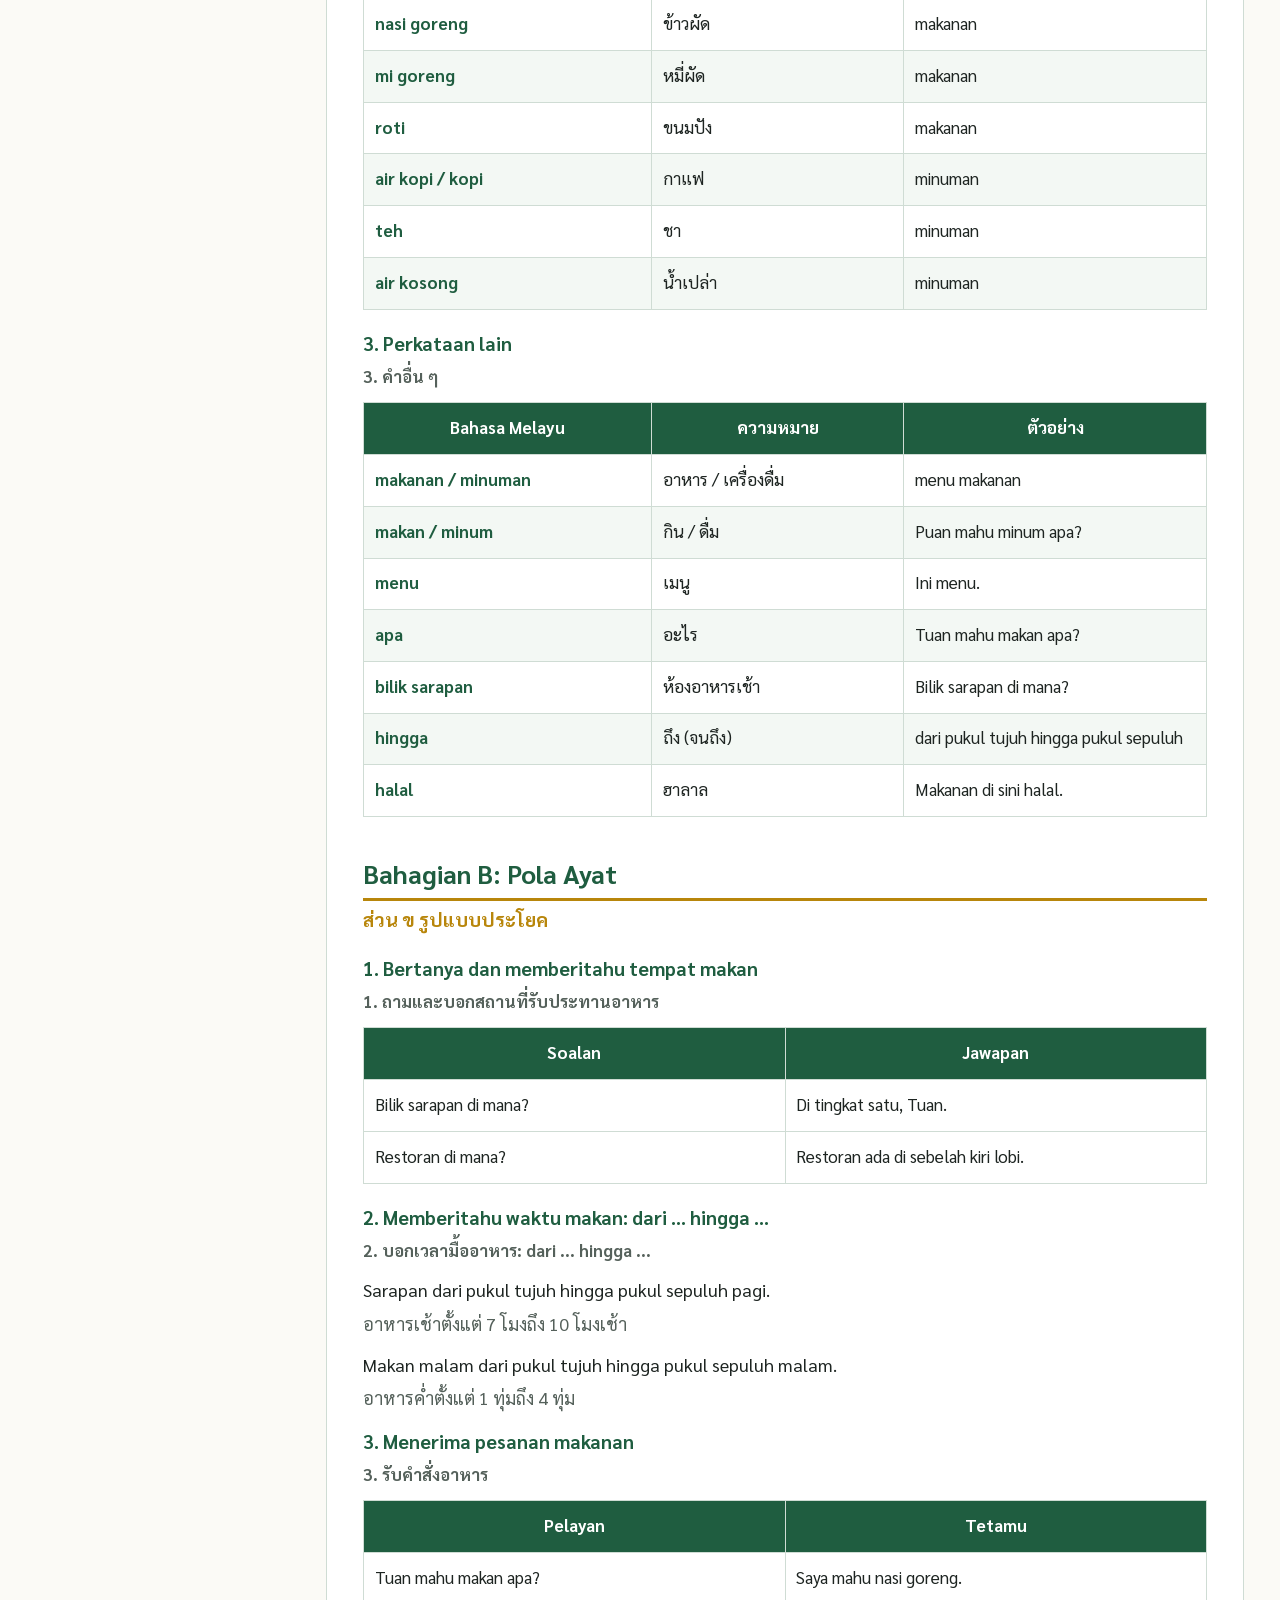
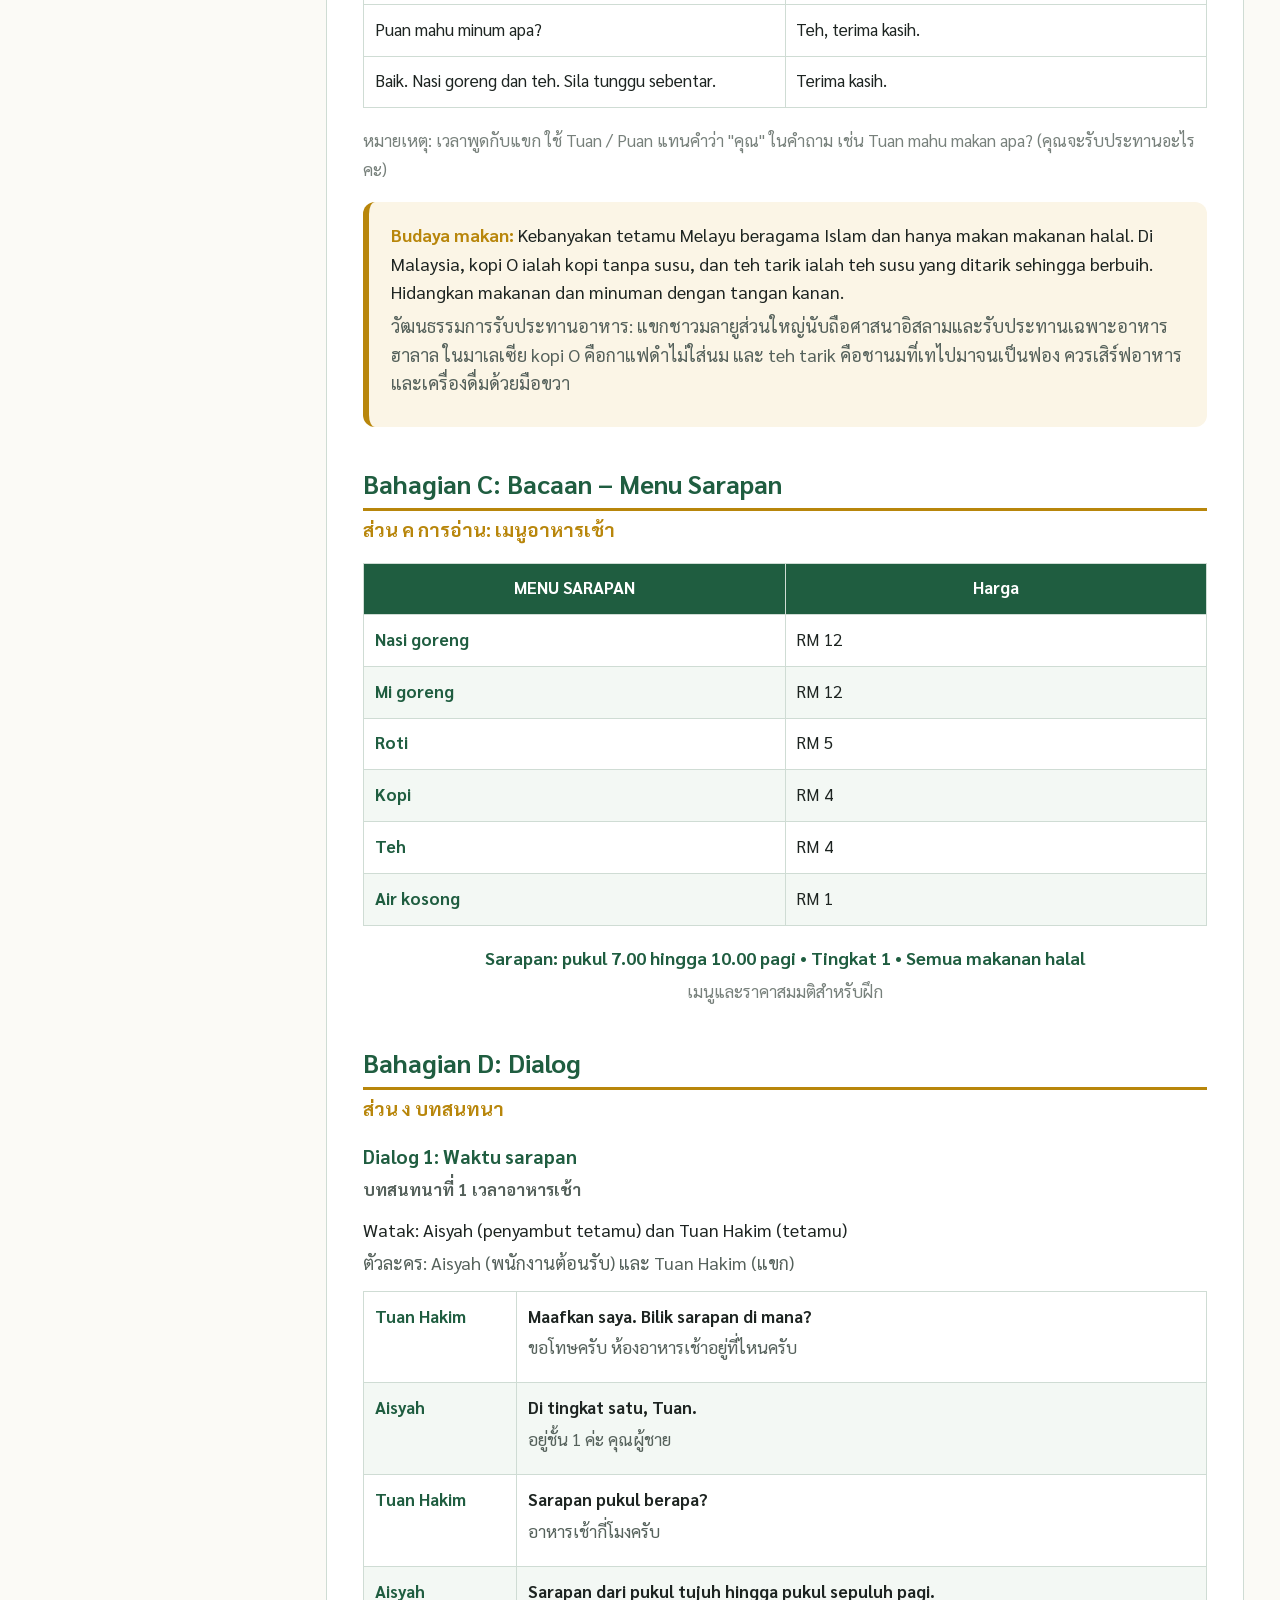
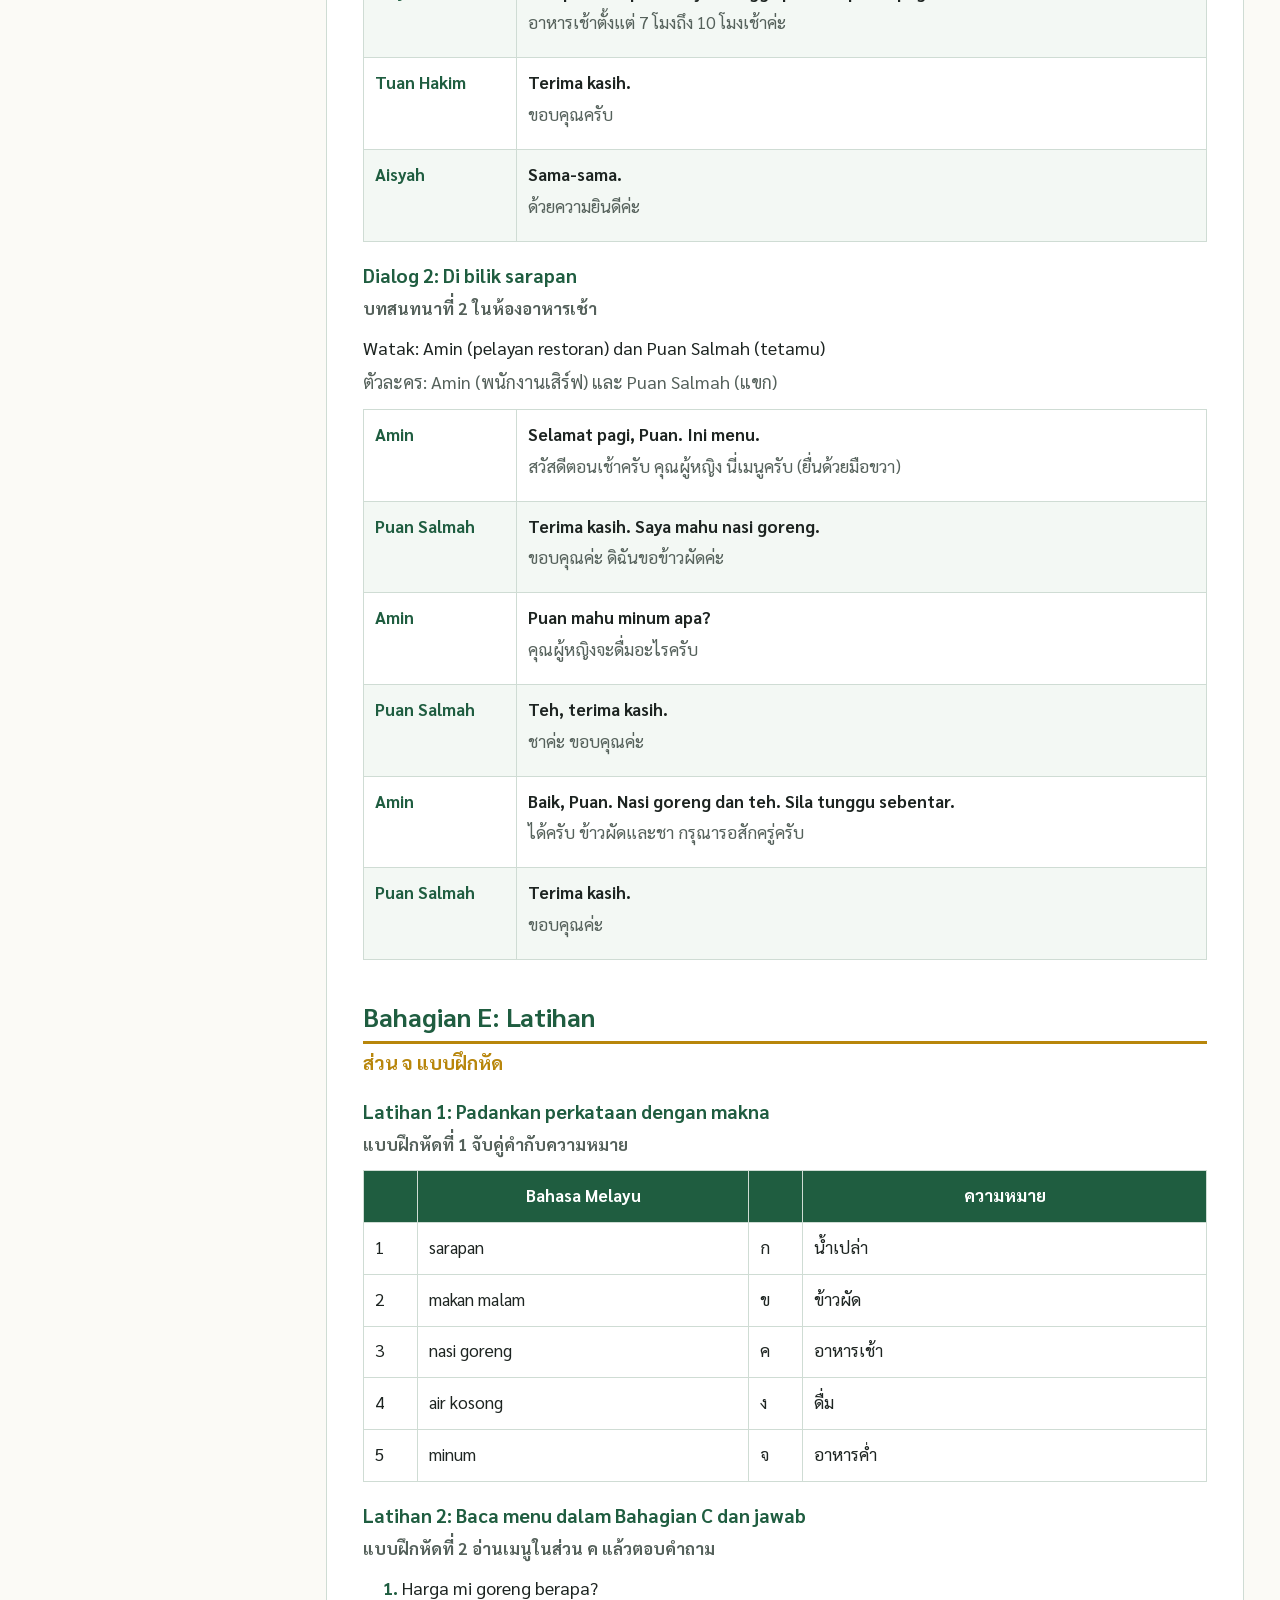
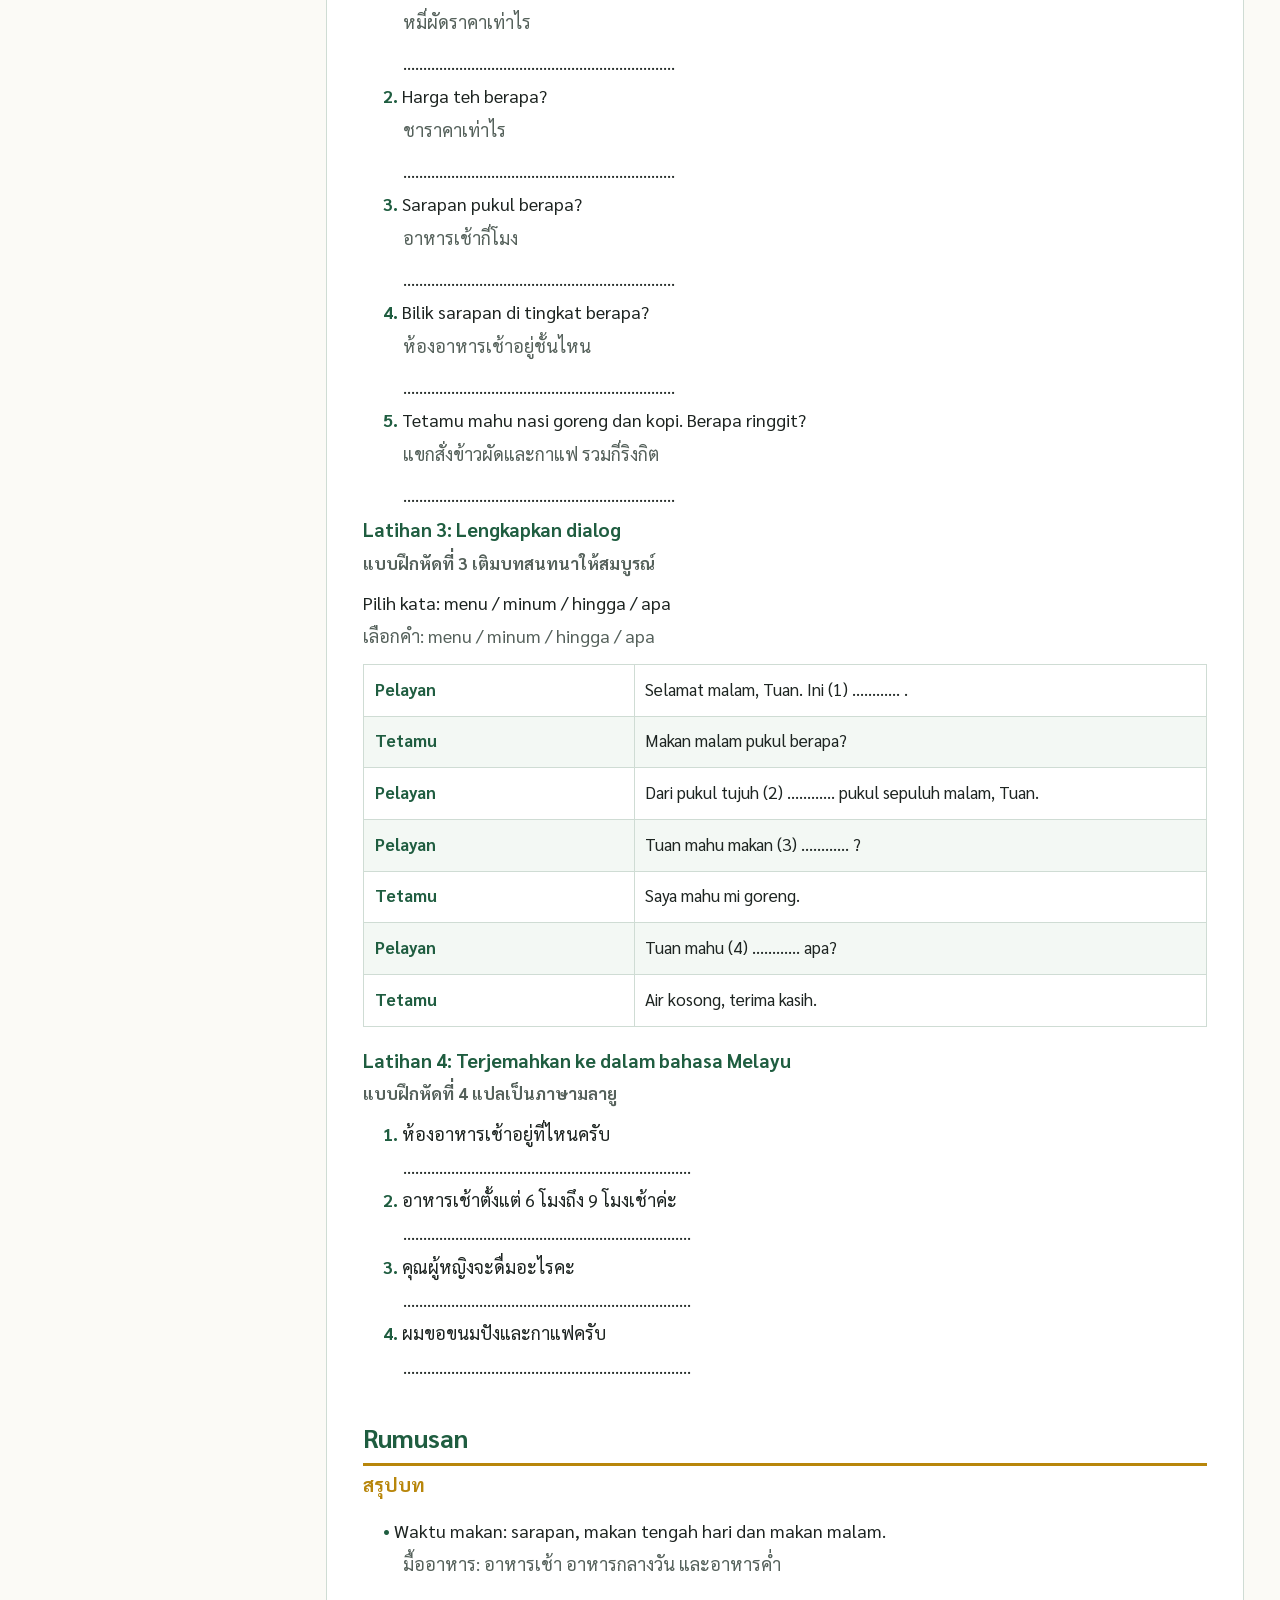
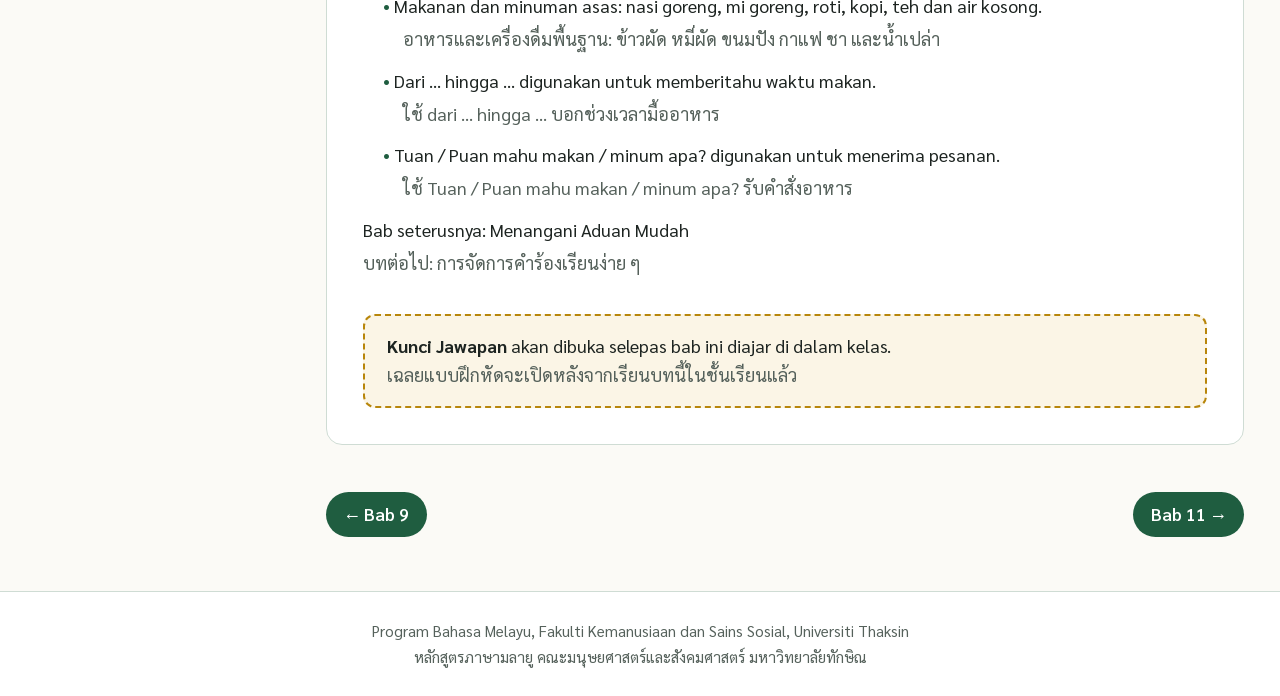
<file: bab-10.html>
<!DOCTYPE html>
<html lang="ms">
<head>
<meta charset="utf-8">
<meta name="viewport" content="width=device-width, initial-scale=1">
<title>Bab 10: Makanan dan Minuman Asas | 0113357</title>
<link rel="preconnect" href="https://fonts.googleapis.com">
<link rel="preconnect" href="https://fonts.gstatic.com" crossorigin>
<link href="https://fonts.googleapis.com/css2?family=Sarabun:wght@400;600;700&display=swap" rel="stylesheet">
<link rel="stylesheet" href="assets/style.css">
</head>
<body>
<header class="top">
  <button class="menu-btn" aria-label="Menu" onclick="document.body.classList.toggle('nav-open')">☰</button>
  <a class="brand" href="index.html"><span class="code">0113357</span><span class="t-ms">Bahasa Melayu untuk Perhotelan</span><span class="t-th">ภาษามลายูเพื่อการโรงแรม</span></a>
</header>
<div class="layout">
<nav class="side">
  <a class="home" href="index.html"><span class="ms">Laman Utama</span><span class="th">หน้าแรก</span></a>
  <ol><li><a href="bab-01.html"><span class="num">Bab 1</span><span class="ms">Budaya Sambutan Melayu dan Kata Asas Perkhidmatan</span><span class="th">วัฒนธรรมการต้อนรับแบบมลายูและคำศัพท์พื้นฐานงานบริการ</span></a></li><li><a href="bab-02.html"><span class="num">Bab 2</span><span class="ms">Salam dan Ungkapan Menyapa</span><span class="th">การทักทายและการตอบรับแบบมลายู</span></a></li><li><a href="bab-03.html"><span class="num">Bab 3</span><span class="ms">Nombor dan Masa dalam Perhotelan</span><span class="th">ตัวเลข เวลา และการนับในงานโรงแรม</span></a></li><li><a href="bab-04.html"><span class="num">Bab 4</span><span class="ms">Kemudahan Hotel dan Bilik</span><span class="th">สิ่งอำนวยความสะดวกในโรงแรมและห้องพัก</span></a></li><li><a href="bab-05.html"><span class="num">Bab 5</span><span class="ms">Menawar Bantuan Asas</span><span class="th">การเสนอความช่วยเหลือและประโยคพื้นฐาน</span></a></li><li><a href="bab-06.html"><span class="num">Bab 6</span><span class="ms">Urusan Mendaftar Masuk (Check-in)</span><span class="th">กระบวนการต้อนรับและการเช็กอิน</span></a></li><li><a href="bab-07.html"><span class="num">Bab 7</span><span class="ms">Membaca dan Mengisi Borang Daftar Masuk</span><span class="th">การอ่านและกรอกแบบฟอร์มการเข้าพัก</span></a></li><li><a href="bab-08.html"><span class="num">Bab 8</span><span class="ms">Memberi Petunjuk Arah</span><span class="th">การบอกทิศทางและสถานที่ภายในโรงแรม</span></a></li><li><a href="bab-09.html"><span class="num">Bab 9</span><span class="ms">Perkhidmatan Bilik dan Pesanan</span><span class="th">งานบริการห้องพักและการรับคำสั่ง</span></a></li><li class="active"><a href="bab-10.html"><span class="num">Bab 10</span><span class="ms">Makanan dan Minuman Asas</span><span class="th">คำศัพท์อาหารและเครื่องดื่ม</span></a></li><li><a href="bab-11.html"><span class="num">Bab 11</span><span class="ms">Menangani Aduan Mudah</span><span class="th">การจัดการคำร้องเรียนง่าย ๆ</span></a></li><li><a href="bab-12.html"><span class="num">Bab 12</span><span class="ms">Urusan Mendaftar Keluar dan Pembayaran</span><span class="th">กระบวนการเช็กเอาต์และการชำระเงิน</span></a></li></ol>
</nav>
<main>

<section class="chap-head">
  <div class="kicker">Bab 10 · Minggu 12 <span class="th">· บทที่ 10 · คาบที่ 12</span></div>
  <h1>Makanan dan Minuman Asas</h1>
  <p class="sub">คำศัพท์อาหารและเครื่องดื่ม</p>
  <a class="btn pdf" href="pdf/0113357_Bab10.pdf" download>⬇ Muat turun PDF <span class="th">ดาวน์โหลด PDF</span></a>
</section>
<article class="chap">
<h2 class="sec"><span class="c-green"><strong>Objektif Pembelajaran</strong></span></h2>
<p style="font-size:1.063em"><span class="c-gold th"><strong>จุดประสงค์การเรียนรู้</strong></span></p>
<p>Pada akhir bab ini, mahasiswa dapat:</p>
<p class="tr"><span class="c-muted th">เมื่อเรียนจบบทนี้ นิสิตสามารถ</span></p>
<p style="margin-left:1.1em"><span class="c-green"><strong>1. </strong></span>menyebut dan memberi makna nama waktu makan, makanan dan minuman asas;</p>
<p class="tr" style="margin-left:2.2em"><span class="c-muted th">ออกเสียงและบอกความหมายของมื้ออาหาร อาหาร และเครื่องดื่มพื้นฐานได้</span></p>
<p style="margin-left:1.1em"><span class="c-green"><strong>2. </strong></span>memberitahu tempat dan waktu makan kepada tetamu;</p>
<p class="tr" style="margin-left:2.2em"><span class="c-muted th">บอกสถานที่และเวลาของมื้ออาหารแก่แขกได้</span></p>
<p style="margin-left:1.1em"><span class="c-green"><strong>3. </strong></span>membaca menu ringkas dan mencari harga;</p>
<p class="tr" style="margin-left:2.2em"><span class="c-muted th">อ่านเมนูสั้น ๆ และหาราคาได้</span></p>
<p style="margin-left:1.1em"><span class="c-green"><strong>4. </strong></span>menerima pesanan makanan yang mudah dengan sopan.</p>
<p class="tr" style="margin-left:2.2em"><span class="c-muted th">รับคำสั่งอาหารอย่างง่ายได้อย่างสุภาพ</span></p>
<div class="box f-cream"><p><span class="c-gold"><strong>Ulang kaji: </strong></span>pukul berapa, harga, ringgit (Bab 3), di tingkat (Bab 4), ... di mana? (Bab 8), Saya mahu ..., Baik (Bab 9).</p><p class="tr"><span class="c-muted th">ทบทวน: การบอกเวลา ราคา ตำแหน่ง และการรับคำขอจะใช้ร่วมกับคำศัพท์อาหารในบทนี้</span></p></div>
<h2 class="sec"><span class="c-green"><strong>Bahagian A: Kosa Kata</strong></span></h2>
<p style="font-size:1.063em"><span class="c-gold th"><strong>ส่วน ก คำศัพท์</strong></span></p>
<p style="font-size:1.063em"><span class="c-green"><strong>1. Waktu makan</strong></span></p>
<p class="tr" style="font-size:0.938em"><span class="c-muted"><strong>1. </strong></span><span class="c-muted th"><strong>มื้ออาหาร</strong></span></p>
<div class="tbl"><table><colgroup><col style="width:34.2%"><col style="width:29.9%"><col style="width:35.9%"></colgroup><tr><th><p style="text-align:center"><span class="c-white"><strong>Bahasa Melayu</strong></span></p></th><th><p style="text-align:center"><span class="c-white th"><strong>ความหมาย</strong></span></p></th><th><p style="text-align:center"><span class="c-white th"><strong>เวลาโดยทั่วไปในโรงแรม</strong></span></p></th></tr><tr><td><p><span class="c-green"><strong>sarapan</strong></span></p></td><td><p><span class="th">อาหารเช้า</span></p></td><td><p>pagi</p></td></tr><tr><td class="f-light"><p><span class="c-green"><strong>makan tengah hari</strong></span></p></td><td class="f-light"><p><span class="th">อาหารกลางวัน</span></p></td><td class="f-light"><p>tengah hari (<span class="th">เที่ยง)</span></p></td></tr><tr><td><p><span class="c-green"><strong>makan malam</strong></span></p></td><td><p><span class="th">อาหารเย็น / อาหารค่ำ</span></p></td><td><p>malam</p></td></tr></table></div>

<p style="font-size:1.063em"><span class="c-green"><strong>2. Makanan dan minuman</strong></span></p>
<p class="tr" style="font-size:0.938em"><span class="c-muted"><strong>2. </strong></span><span class="c-muted th"><strong>อาหารและเครื่องดื่ม</strong></span></p>
<div class="tbl"><table><colgroup><col style="width:34.2%"><col style="width:29.9%"><col style="width:35.9%"></colgroup><tr><th><p style="text-align:center"><span class="c-white"><strong>Bahasa Melayu</strong></span></p></th><th><p style="text-align:center"><span class="c-white th"><strong>ความหมาย</strong></span></p></th><th><p style="text-align:center"><span class="c-white th"><strong>หมายเหตุ</strong></span></p></th></tr><tr><td><p><span class="c-green"><strong>nasi goreng</strong></span></p></td><td><p><span class="th">ข้าวผัด</span></p></td><td><p>makanan</p></td></tr><tr><td class="f-light"><p><span class="c-green"><strong>mi goreng</strong></span></p></td><td class="f-light"><p><span class="th">หมี่ผัด</span></p></td><td class="f-light"><p>makanan</p></td></tr><tr><td><p><span class="c-green"><strong>roti</strong></span></p></td><td><p><span class="th">ขนมปัง</span></p></td><td><p>makanan</p></td></tr><tr><td class="f-light"><p><span class="c-green"><strong>air kopi / kopi</strong></span></p></td><td class="f-light"><p><span class="th">กาแฟ</span></p></td><td class="f-light"><p>minuman</p></td></tr><tr><td><p><span class="c-green"><strong>teh</strong></span></p></td><td><p><span class="th">ชา</span></p></td><td><p>minuman</p></td></tr><tr><td class="f-light"><p><span class="c-green"><strong>air kosong</strong></span></p></td><td class="f-light"><p><span class="th">น้ำเปล่า</span></p></td><td class="f-light"><p>minuman</p></td></tr></table></div>

<p style="font-size:1.063em"><span class="c-green"><strong>3. Perkataan lain</strong></span></p>
<p class="tr" style="font-size:0.938em"><span class="c-muted"><strong>3. </strong></span><span class="c-muted th"><strong>คำอื่น ๆ</strong></span></p>
<div class="tbl"><table><colgroup><col style="width:34.2%"><col style="width:29.9%"><col style="width:35.9%"></colgroup><tr><th><p style="text-align:center"><span class="c-white"><strong>Bahasa Melayu</strong></span></p></th><th><p style="text-align:center"><span class="c-white th"><strong>ความหมาย</strong></span></p></th><th><p style="text-align:center"><span class="c-white th"><strong>ตัวอย่าง</strong></span></p></th></tr><tr><td><p><span class="c-green"><strong>makanan / minuman</strong></span></p></td><td><p><span class="th">อาหาร / เครื่องดื่ม</span></p></td><td><p>menu makanan</p></td></tr><tr><td class="f-light"><p><span class="c-green"><strong>makan / minum</strong></span></p></td><td class="f-light"><p><span class="th">กิน / ดื่ม</span></p></td><td class="f-light"><p>Puan mahu minum apa?</p></td></tr><tr><td><p><span class="c-green"><strong>menu</strong></span></p></td><td><p><span class="th">เมนู</span></p></td><td><p>Ini menu.</p></td></tr><tr><td class="f-light"><p><span class="c-green"><strong>apa</strong></span></p></td><td class="f-light"><p><span class="th">อะไร</span></p></td><td class="f-light"><p>Tuan mahu makan apa?</p></td></tr><tr><td><p><span class="c-green"><strong>bilik sarapan</strong></span></p></td><td><p><span class="th">ห้องอาหารเช้า</span></p></td><td><p>Bilik sarapan di mana?</p></td></tr><tr><td class="f-light"><p><span class="c-green"><strong>hingga</strong></span></p></td><td class="f-light"><p><span class="th">ถึง (จนถึง)</span></p></td><td class="f-light"><p>dari pukul tujuh hingga pukul sepuluh</p></td></tr><tr><td><p><span class="c-green"><strong>halal</strong></span></p></td><td><p><span class="th">ฮาลาล</span></p></td><td><p>Makanan di sini halal.</p></td></tr></table></div>
<h2 class="sec"><span class="c-green"><strong>Bahagian B: Pola Ayat</strong></span></h2>
<p style="font-size:1.063em"><span class="c-gold th"><strong>ส่วน ข รูปแบบประโยค</strong></span></p>
<p style="font-size:1.063em"><span class="c-green"><strong>1. Bertanya dan memberitahu tempat makan</strong></span></p>
<p class="tr" style="font-size:0.938em"><span class="c-muted"><strong>1. </strong></span><span class="c-muted th"><strong>ถามและบอกสถานที่รับประทานอาหาร</strong></span></p>
<div class="tbl"><table><colgroup><col style="width:50.0%"><col style="width:50.0%"></colgroup><tr><th><p style="text-align:center"><span class="c-white"><strong>Soalan</strong></span></p></th><th><p style="text-align:center"><span class="c-white"><strong>Jawapan</strong></span></p></th></tr><tr><td><p>Bilik sarapan di mana?</p></td><td><p>Di tingkat satu, Tuan.</p></td></tr><tr><td><p>Restoran di mana?</p></td><td><p>Restoran ada di sebelah kiri lobi.</p></td></tr></table></div>

<p style="font-size:1.063em"><span class="c-green"><strong>2. Memberitahu waktu makan: dari ... hingga ...</strong></span></p>
<p class="tr" style="font-size:0.938em"><span class="c-muted"><strong>2. </strong></span><span class="c-muted th"><strong>บอกเวลามื้ออาหาร: </strong></span><span class="c-muted"><strong>dari ... hingga ...</strong></span></p>
<p>Sarapan dari pukul tujuh hingga pukul sepuluh pagi.</p>
<p class="tr"><span class="c-muted th">อาหารเช้าตั้งแต่ 7 โมงถึง 10 โมงเช้า</span></p>
<p>Makan malam dari pukul tujuh hingga pukul sepuluh malam.</p>
<p class="tr"><span class="c-muted th">อาหารค่ำตั้งแต่ 1 ทุ่มถึง 4 ทุ่ม</span></p>
<p style="font-size:1.063em"><span class="c-green"><strong>3. Menerima pesanan makanan</strong></span></p>
<p class="tr" style="font-size:0.938em"><span class="c-muted"><strong>3. </strong></span><span class="c-muted th"><strong>รับคำสั่งอาหาร</strong></span></p>
<div class="tbl"><table><colgroup><col style="width:50.0%"><col style="width:50.0%"></colgroup><tr><th><p style="text-align:center"><span class="c-white"><strong>Pelayan</strong></span></p></th><th><p style="text-align:center"><span class="c-white"><strong>Tetamu</strong></span></p></th></tr><tr><td><p>Tuan mahu makan apa?</p></td><td><p>Saya mahu nasi goreng.</p></td></tr><tr><td><p>Puan mahu minum apa?</p></td><td><p>Teh, terima kasih.</p></td></tr><tr><td><p>Baik. Nasi goreng dan teh. Sila tunggu sebentar.</p></td><td><p>Terima kasih.</p></td></tr></table></div>
<p><span class="c-note th">หมายเหตุ: เวลาพูดกับแขก ใช้ </span><span class="c-note">Tuan / Puan </span><span class="c-note th">แทนคำว่า "คุณ" ในคำถาม เช่น </span><span class="c-note">Tuan mahu makan apa? (</span><span class="c-note th">คุณจะรับประทานอะไรคะ)</span></p>

<div class="box f-cream"><p><span class="c-gold"><strong>Budaya makan: </strong></span>Kebanyakan tetamu Melayu beragama Islam dan hanya makan makanan halal. Di Malaysia, kopi O ialah kopi tanpa susu, dan teh tarik ialah teh susu yang ditarik sehingga berbuih. Hidangkan makanan dan minuman dengan tangan kanan.</p><p class="tr"><span class="c-muted th">วัฒนธรรมการรับประทานอาหาร: แขกชาวมลายูส่วนใหญ่นับถือศาสนาอิสลามและรับประทานเฉพาะอาหารฮาลาล ในมาเลเซีย </span><span class="c-muted">kopi O </span><span class="c-muted th">คือกาแฟดำไม่ใส่นม และ </span><span class="c-muted">teh tarik </span><span class="c-muted th">คือชานมที่เทไปมาจนเป็นฟอง ควรเสิร์ฟอาหารและเครื่องดื่มด้วยมือขวา</span></p></div>
<h2 class="sec"><span class="c-green"><strong>Bahagian C: Bacaan – Menu Sarapan</strong></span></h2>
<p style="font-size:1.063em"><span class="c-gold th"><strong>ส่วน ค การอ่าน: เมนูอาหารเช้า</strong></span></p>
<div class="tbl"><table><colgroup><col style="width:50.0%"><col style="width:50.0%"></colgroup><tr><th><p style="text-align:center"><span class="c-white"><strong>MENU SARAPAN</strong></span></p></th><th><p style="text-align:center"><span class="c-white"><strong>Harga</strong></span></p></th></tr><tr><td><p><span class="c-green"><strong>Nasi goreng</strong></span></p></td><td><p>RM 12</p></td></tr><tr><td class="f-light"><p><span class="c-green"><strong>Mi goreng</strong></span></p></td><td class="f-light"><p>RM 12</p></td></tr><tr><td><p><span class="c-green"><strong>Roti</strong></span></p></td><td><p>RM 5</p></td></tr><tr><td class="f-light"><p><span class="c-green"><strong>Kopi</strong></span></p></td><td class="f-light"><p>RM 4</p></td></tr><tr><td><p><span class="c-green"><strong>Teh</strong></span></p></td><td><p>RM 4</p></td></tr><tr><td class="f-light"><p><span class="c-green"><strong>Air kosong</strong></span></p></td><td class="f-light"><p>RM 1</p></td></tr></table></div>
<p style="text-align:center"><span class="c-green"><strong>Sarapan: pukul 7.00 hingga 10.00 pagi  •  Tingkat 1  •  Semua makanan halal</strong></span></p>
<p style="text-align:center"><span class="c-note th">เมนูและราคาสมมติสำหรับฝึก</span></p>
<h2 class="sec"><span class="c-green"><strong>Bahagian D: Dialog</strong></span></h2>
<p style="font-size:1.063em"><span class="c-gold th"><strong>ส่วน ง บทสนทนา</strong></span></p>
<p style="font-size:1.063em"><span class="c-green"><strong>Dialog 1: Waktu sarapan</strong></span></p>
<p class="tr" style="font-size:0.938em"><span class="c-muted th"><strong>บทสนทนาที่ 1 เวลาอาหารเช้า</strong></span></p>
<p>Watak: Aisyah (penyambut tetamu) dan Tuan Hakim (tetamu)</p>
<p class="tr"><span class="c-muted th">ตัวละคร: </span><span class="c-muted">Aisyah (</span><span class="c-muted th">พนักงานต้อนรับ) และ </span><span class="c-muted">Tuan Hakim (</span><span class="c-muted th">แขก)</span></p>
<div class="tbl"><table><colgroup><col style="width:18.2%"><col style="width:81.8%"></colgroup><tr><td><p><span class="c-green"><strong>Tuan Hakim</strong></span></p></td><td><p><strong>Maafkan saya. Bilik sarapan di mana?</strong></p><p class="tr"><span class="c-muted th">ขอโทษครับ ห้องอาหารเช้าอยู่ที่ไหนครับ</span></p></td></tr><tr><td class="f-light"><p><span class="c-green"><strong>Aisyah</strong></span></p></td><td class="f-light"><p><strong>Di tingkat satu, Tuan.</strong></p><p class="tr"><span class="c-muted th">อยู่ชั้น 1 ค่ะ คุณผู้ชาย</span></p></td></tr><tr><td><p><span class="c-green"><strong>Tuan Hakim</strong></span></p></td><td><p><strong>Sarapan pukul berapa?</strong></p><p class="tr"><span class="c-muted th">อาหารเช้ากี่โมงครับ</span></p></td></tr><tr><td class="f-light"><p><span class="c-green"><strong>Aisyah</strong></span></p></td><td class="f-light"><p><strong>Sarapan dari pukul tujuh hingga pukul sepuluh pagi.</strong></p><p class="tr"><span class="c-muted th">อาหารเช้าตั้งแต่ 7 โมงถึง 10 โมงเช้าค่ะ</span></p></td></tr><tr><td><p><span class="c-green"><strong>Tuan Hakim</strong></span></p></td><td><p><strong>Terima kasih.</strong></p><p class="tr"><span class="c-muted th">ขอบคุณครับ</span></p></td></tr><tr><td class="f-light"><p><span class="c-green"><strong>Aisyah</strong></span></p></td><td class="f-light"><p><strong>Sama-sama.</strong></p><p class="tr"><span class="c-muted th">ด้วยความยินดีค่ะ</span></p></td></tr></table></div>

<p style="font-size:1.063em"><span class="c-green"><strong>Dialog 2: Di bilik sarapan</strong></span></p>
<p class="tr" style="font-size:0.938em"><span class="c-muted th"><strong>บทสนทนาที่ 2 ในห้องอาหารเช้า</strong></span></p>
<p>Watak: Amin (pelayan restoran) dan Puan Salmah (tetamu)</p>
<p class="tr"><span class="c-muted th">ตัวละคร: </span><span class="c-muted">Amin (</span><span class="c-muted th">พนักงานเสิร์ฟ) และ </span><span class="c-muted">Puan Salmah (</span><span class="c-muted th">แขก)</span></p>
<div class="tbl"><table><colgroup><col style="width:18.2%"><col style="width:81.8%"></colgroup><tr><td><p><span class="c-green"><strong>Amin</strong></span></p></td><td><p><strong>Selamat pagi, Puan. Ini menu.</strong></p><p class="tr"><span class="c-muted th">สวัสดีตอนเช้าครับ คุณผู้หญิง นี่เมนูครับ (ยื่นด้วยมือขวา)</span></p></td></tr><tr><td class="f-light"><p><span class="c-green"><strong>Puan Salmah</strong></span></p></td><td class="f-light"><p><strong>Terima kasih. Saya mahu nasi goreng.</strong></p><p class="tr"><span class="c-muted th">ขอบคุณค่ะ ดิฉันขอข้าวผัดค่ะ</span></p></td></tr><tr><td><p><span class="c-green"><strong>Amin</strong></span></p></td><td><p><strong>Puan mahu minum apa?</strong></p><p class="tr"><span class="c-muted th">คุณผู้หญิงจะดื่มอะไรครับ</span></p></td></tr><tr><td class="f-light"><p><span class="c-green"><strong>Puan Salmah</strong></span></p></td><td class="f-light"><p><strong>Teh, terima kasih.</strong></p><p class="tr"><span class="c-muted th">ชาค่ะ ขอบคุณค่ะ</span></p></td></tr><tr><td><p><span class="c-green"><strong>Amin</strong></span></p></td><td><p><strong>Baik, Puan. Nasi goreng dan teh. Sila tunggu sebentar.</strong></p><p class="tr"><span class="c-muted th">ได้ครับ ข้าวผัดและชา กรุณารอสักครู่ครับ</span></p></td></tr><tr><td class="f-light"><p><span class="c-green"><strong>Puan Salmah</strong></span></p></td><td class="f-light"><p><strong>Terima kasih.</strong></p><p class="tr"><span class="c-muted th">ขอบคุณค่ะ</span></p></td></tr></table></div>
<h2 class="sec"><span class="c-green"><strong>Bahagian E: Latihan</strong></span></h2>
<p style="font-size:1.063em"><span class="c-gold th"><strong>ส่วน จ แบบฝึกหัด</strong></span></p>
<p style="font-size:1.063em"><span class="c-green"><strong>Latihan 1: Padankan perkataan dengan makna</strong></span></p>
<p class="tr" style="font-size:0.938em"><span class="c-muted th"><strong>แบบฝึกหัดที่ 1 จับคู่คำกับความหมาย</strong></span></p>
<div class="tbl"><table><colgroup><col style="width:6.4%"><col style="width:39.3%"><col style="width:6.4%"><col style="width:47.9%"></colgroup><tr><th>&nbsp;</th><th><p style="text-align:center"><span class="c-white"><strong>Bahasa Melayu</strong></span></p></th><th>&nbsp;</th><th><p style="text-align:center"><span class="c-white th"><strong>ความหมาย</strong></span></p></th></tr><tr><td><p>1</p></td><td><p>sarapan</p></td><td><p><span class="th">ก</span></p></td><td><p><span class="th">น้ำเปล่า</span></p></td></tr><tr><td><p>2</p></td><td><p>makan malam</p></td><td><p><span class="th">ข</span></p></td><td><p><span class="th">ข้าวผัด</span></p></td></tr><tr><td><p>3</p></td><td><p>nasi goreng</p></td><td><p><span class="th">ค</span></p></td><td><p><span class="th">อาหารเช้า</span></p></td></tr><tr><td><p>4</p></td><td><p>air kosong</p></td><td><p><span class="th">ง</span></p></td><td><p><span class="th">ดื่ม</span></p></td></tr><tr><td><p>5</p></td><td><p>minum</p></td><td><p><span class="th">จ</span></p></td><td><p><span class="th">อาหารค่ำ</span></p></td></tr></table></div>

<p style="font-size:1.063em"><span class="c-green"><strong>Latihan 2: Baca menu dalam Bahagian C dan jawab</strong></span></p>
<p class="tr" style="font-size:0.938em"><span class="c-muted th"><strong>แบบฝึกหัดที่ 2 อ่านเมนูในส่วน ค แล้วตอบคำถาม</strong></span></p>
<p style="margin-left:1.1em"><span class="c-green"><strong>1. </strong></span>Harga mi goreng berapa?</p>
<p class="tr" style="margin-left:2.2em"><span class="c-muted th">หมี่ผัดราคาเท่าไร</span></p>
<p style="margin-left:2.2em">....................................................................</p>
<p style="margin-left:1.1em"><span class="c-green"><strong>2. </strong></span>Harga teh berapa?</p>
<p class="tr" style="margin-left:2.2em"><span class="c-muted th">ชาราคาเท่าไร</span></p>
<p style="margin-left:2.2em">....................................................................</p>
<p style="margin-left:1.1em"><span class="c-green"><strong>3. </strong></span>Sarapan pukul berapa?</p>
<p class="tr" style="margin-left:2.2em"><span class="c-muted th">อาหารเช้ากี่โมง</span></p>
<p style="margin-left:2.2em">....................................................................</p>
<p style="margin-left:1.1em"><span class="c-green"><strong>4. </strong></span>Bilik sarapan di tingkat berapa?</p>
<p class="tr" style="margin-left:2.2em"><span class="c-muted th">ห้องอาหารเช้าอยู่ชั้นไหน</span></p>
<p style="margin-left:2.2em">....................................................................</p>
<p style="margin-left:1.1em"><span class="c-green"><strong>5. </strong></span>Tetamu mahu nasi goreng dan kopi. Berapa ringgit?</p>
<p class="tr" style="margin-left:2.2em"><span class="c-muted th">แขกสั่งข้าวผัดและกาแฟ รวมกี่ริงกิต</span></p>
<p style="margin-left:2.2em">....................................................................</p>
<p style="font-size:1.063em"><span class="c-green"><strong>Latihan 3: Lengkapkan dialog</strong></span></p>
<p class="tr" style="font-size:0.938em"><span class="c-muted th"><strong>แบบฝึกหัดที่ 3 เติมบทสนทนาให้สมบูรณ์</strong></span></p>
<p>Pilih kata: menu / minum / hingga / apa</p>
<p class="tr"><span class="c-muted th">เลือกคำ: </span><span class="c-muted">menu / minum / hingga / apa</span></p>
<div class="tbl"><table><colgroup><col style="width:32.1%"><col style="width:67.9%"></colgroup><tr><td><p><span class="c-green"><strong>Pelayan</strong></span></p></td><td><p>Selamat malam, Tuan. Ini (1) ............ .</p></td></tr><tr><td class="f-light"><p><span class="c-green"><strong>Tetamu</strong></span></p></td><td class="f-light"><p>Makan malam pukul berapa?</p></td></tr><tr><td><p><span class="c-green"><strong>Pelayan</strong></span></p></td><td><p>Dari pukul tujuh (2) ............ pukul sepuluh malam, Tuan.</p></td></tr><tr><td class="f-light"><p><span class="c-green"><strong>Pelayan</strong></span></p></td><td class="f-light"><p>Tuan mahu makan (3) ............ ?</p></td></tr><tr><td><p><span class="c-green"><strong>Tetamu</strong></span></p></td><td><p>Saya mahu mi goreng.</p></td></tr><tr><td class="f-light"><p><span class="c-green"><strong>Pelayan</strong></span></p></td><td class="f-light"><p>Tuan mahu (4) ............ apa?</p></td></tr><tr><td><p><span class="c-green"><strong>Tetamu</strong></span></p></td><td><p>Air kosong, terima kasih.</p></td></tr></table></div>

<p style="font-size:1.063em"><span class="c-green"><strong>Latihan 4: Terjemahkan ke dalam bahasa Melayu</strong></span></p>
<p class="tr" style="font-size:0.938em"><span class="c-muted th"><strong>แบบฝึกหัดที่ 4 แปลเป็นภาษามลายู</strong></span></p>
<p style="margin-left:1.1em"><span class="c-green"><strong>1. </strong></span><span class="th">ห้องอาหารเช้าอยู่ที่ไหนครับ</span></p>
<p style="margin-left:2.2em">........................................................................</p>
<p style="margin-left:1.1em"><span class="c-green"><strong>2. </strong></span><span class="th">อาหารเช้าตั้งแต่ 6 โมงถึง 9 โมงเช้าค่ะ</span></p>
<p style="margin-left:2.2em">........................................................................</p>
<p style="margin-left:1.1em"><span class="c-green"><strong>3. </strong></span><span class="th">คุณผู้หญิงจะดื่มอะไรคะ</span></p>
<p style="margin-left:2.2em">........................................................................</p>
<p style="margin-left:1.1em"><span class="c-green"><strong>4. </strong></span><span class="th">ผมขอขนมปังและกาแฟครับ</span></p>
<p style="margin-left:2.2em">........................................................................</p>
<h2 class="sec"><span class="c-green"><strong>Rumusan</strong></span></h2>
<p style="font-size:1.063em"><span class="c-gold th"><strong>สรุปบท</strong></span></p>
<p style="margin-left:1.1em"><span class="c-green"><strong>• </strong></span>Waktu makan: sarapan, makan tengah hari dan makan malam.</p>
<p class="tr" style="margin-left:2.2em"><span class="c-muted th">มื้ออาหาร: อาหารเช้า อาหารกลางวัน และอาหารค่ำ</span></p>
<p style="margin-left:1.1em"><span class="c-green"><strong>• </strong></span>Makanan dan minuman asas: nasi goreng, mi goreng, roti, kopi, teh dan air kosong.</p>
<p class="tr" style="margin-left:2.2em"><span class="c-muted th">อาหารและเครื่องดื่มพื้นฐาน: ข้าวผัด หมี่ผัด ขนมปัง กาแฟ ชา และน้ำเปล่า</span></p>
<p style="margin-left:1.1em"><span class="c-green"><strong>• </strong></span>Dari ... hingga ... digunakan untuk memberitahu waktu makan.</p>
<p class="tr" style="margin-left:2.2em"><span class="c-muted th">ใช้ </span><span class="c-muted">dari ... hingga ... </span><span class="c-muted th">บอกช่วงเวลามื้ออาหาร</span></p>
<p style="margin-left:1.1em"><span class="c-green"><strong>• </strong></span>Tuan / Puan mahu makan / minum apa? digunakan untuk menerima pesanan.</p>
<p class="tr" style="margin-left:2.2em"><span class="c-muted th">ใช้ </span><span class="c-muted">Tuan / Puan mahu makan / minum apa? </span><span class="c-muted th">รับคำสั่งอาหาร</span></p>
<p>Bab seterusnya: Menangani Aduan Mudah</p>
<p class="tr"><span class="c-muted th">บทต่อไป: การจัดการคำร้องเรียนง่าย ๆ</span></p>
<div class="ans locked"><p><strong>Kunci Jawapan</strong> akan dibuka selepas bab ini diajar di dalam kelas.</p><p class="tr">เฉลยแบบฝึกหัดจะเปิดหลังจากเรียนบทนี้ในชั้นเรียนแล้ว</p></div>
</article>
<div class="pager"><a class="btn" href="bab-09.html">← Bab 9</a><a class="btn" href="bab-11.html">Bab 11 →</a></div>
</main>
</div>
<footer class="foot">
  <p>Program Bahasa Melayu, Fakulti Kemanusiaan dan Sains Sosial, Universiti Thaksin</p>
  <p class="th">หลักสูตรภาษามลายู คณะมนุษยศาสตร์และสังคมศาสตร์ มหาวิทยาลัยทักษิณ</p>
</footer>
<!-- GoatCounter: statistik pelawat · สถิติผู้เข้าชม -->
<script data-goatcounter="https://bm-perhotelan.goatcounter.com/count" async src="//gc.zgo.at/count.js"></script>
<script>document.querySelectorAll('.side a').forEach(a=>a.addEventListener('click',()=>document.body.classList.remove('nav-open')));</script>
</body>
</html>
</file>
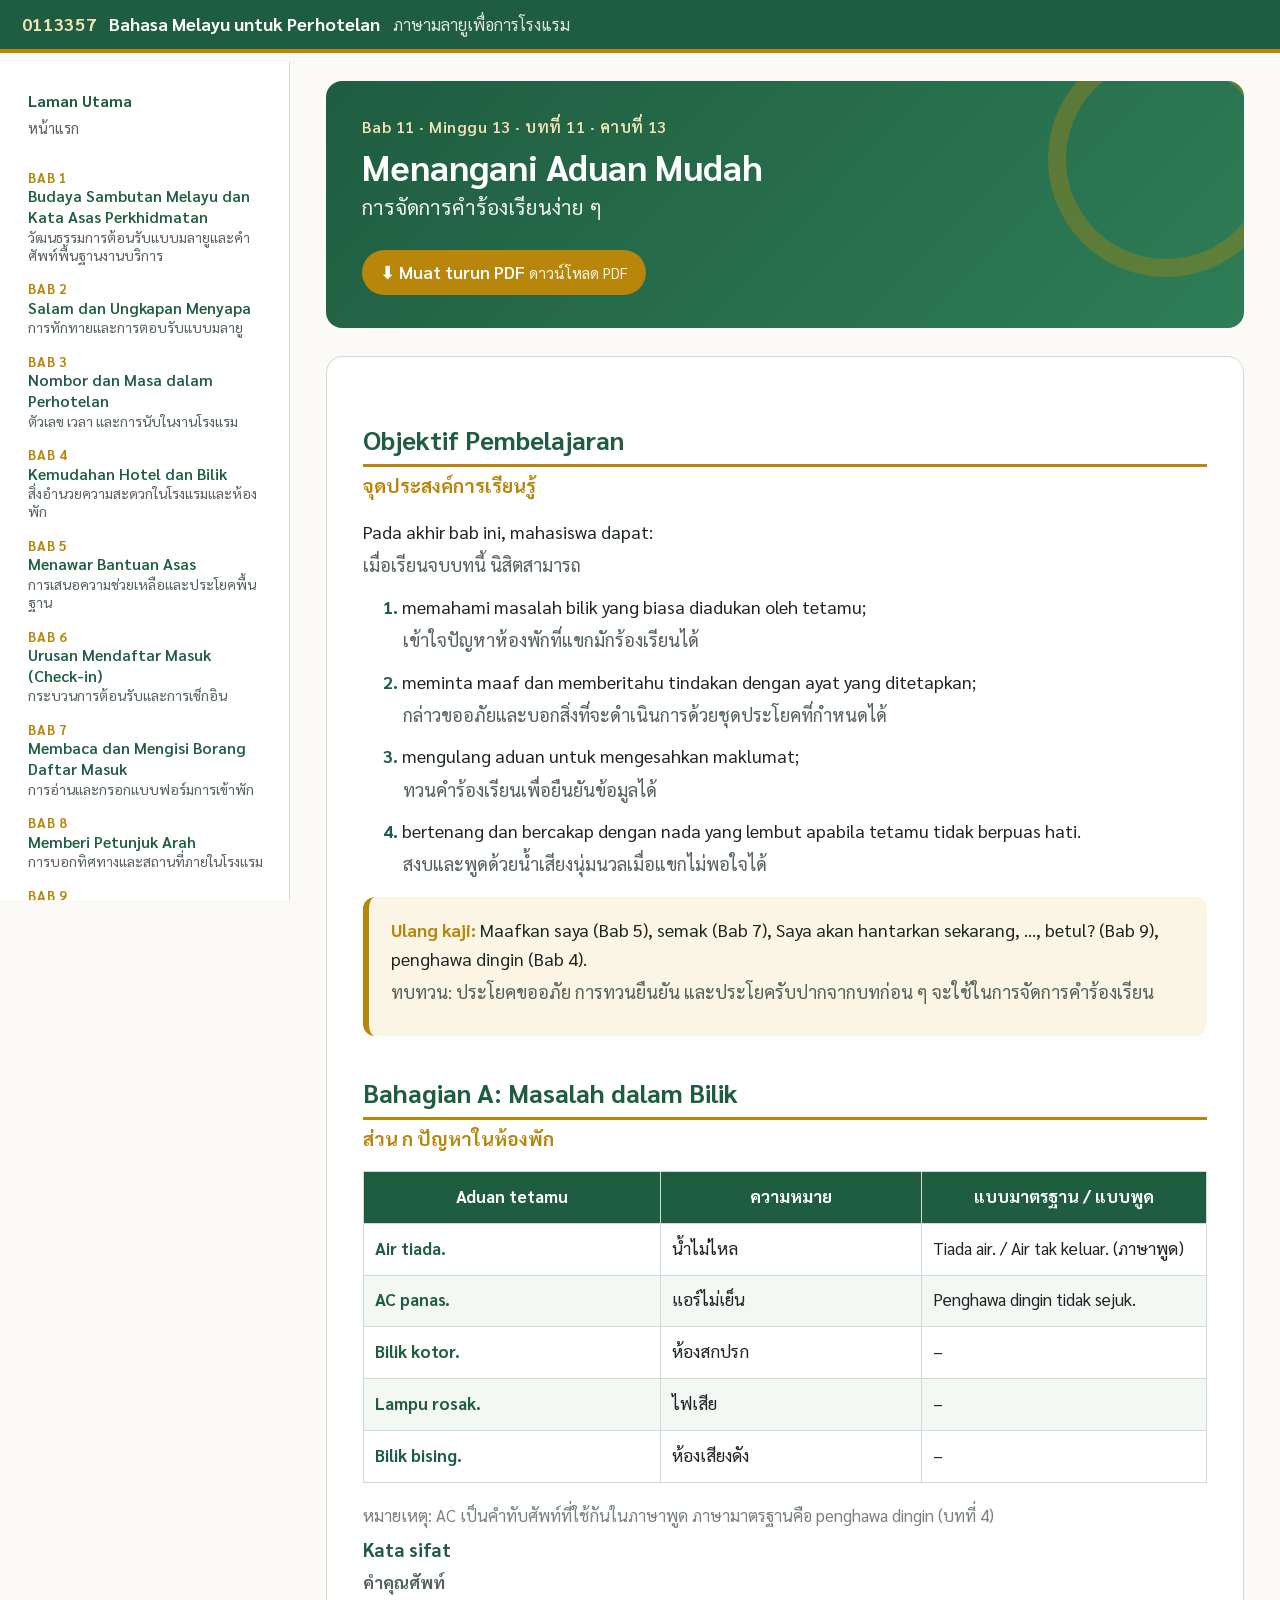
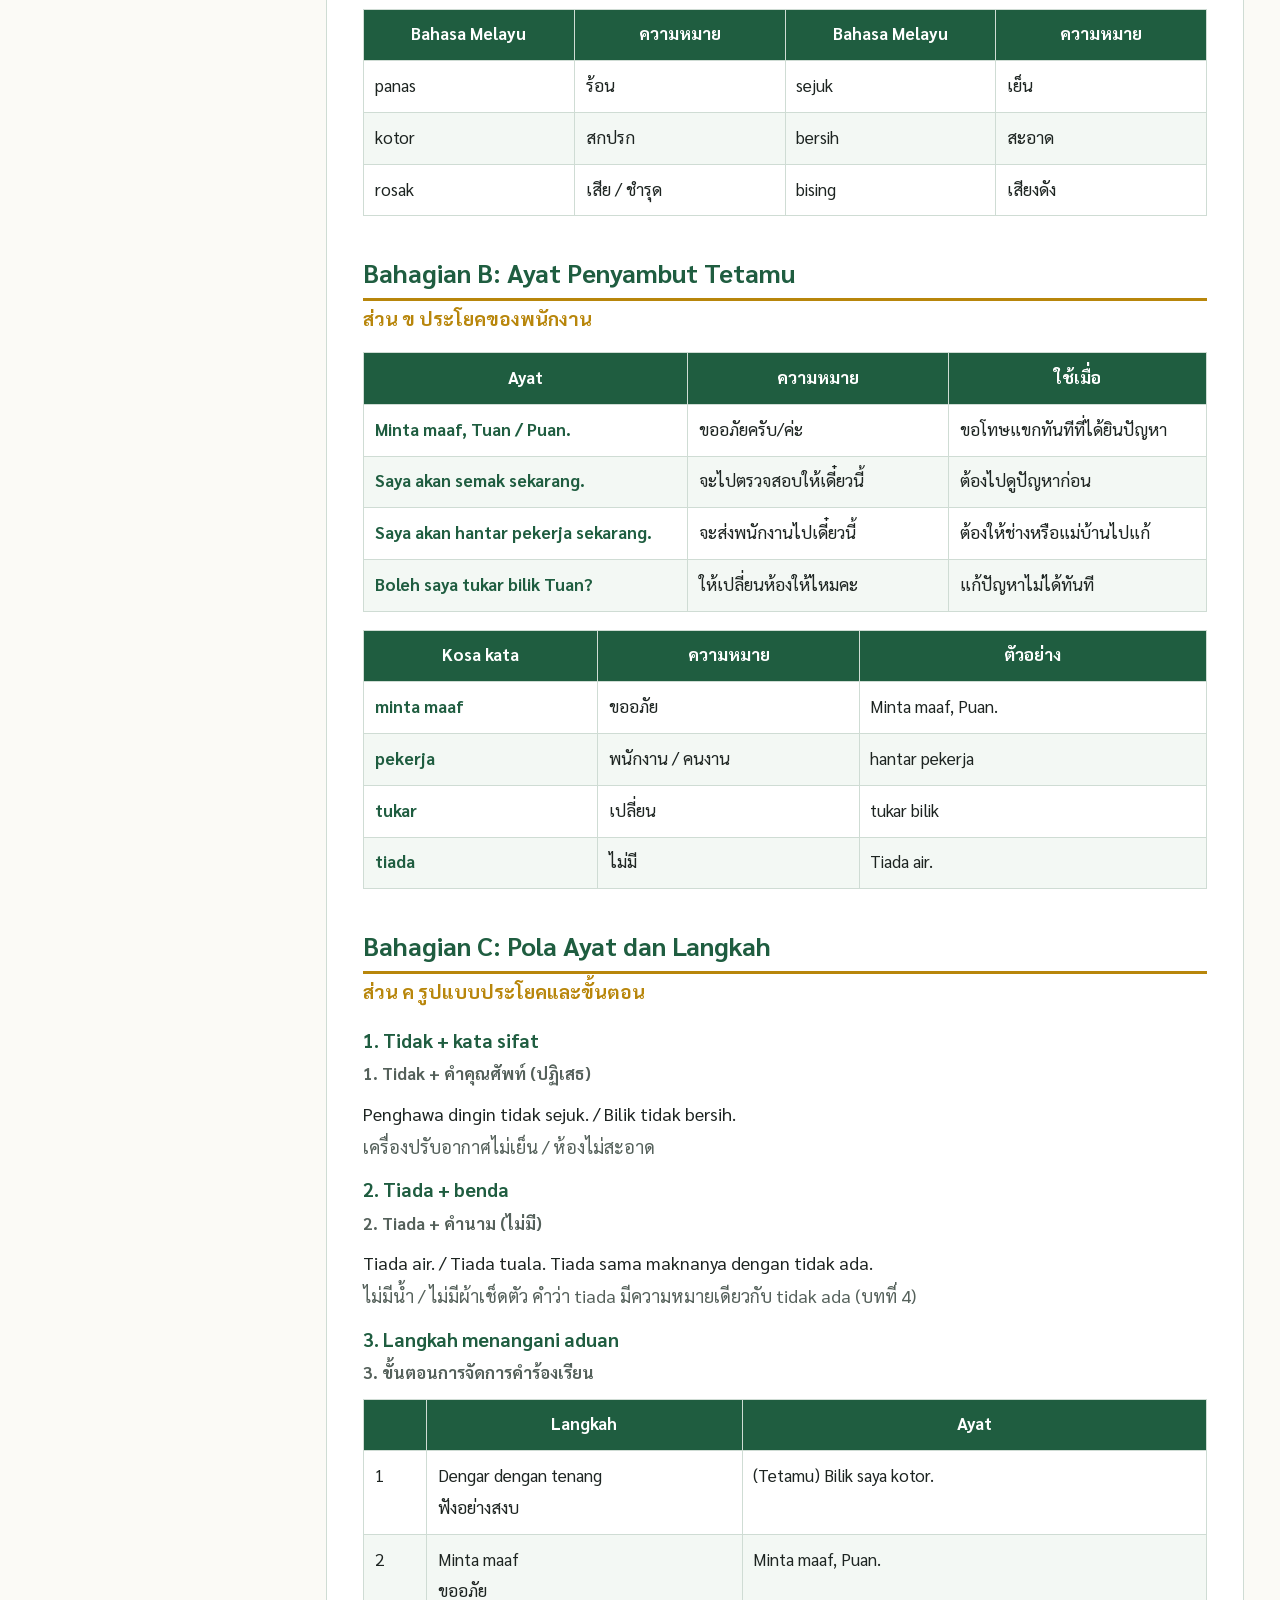
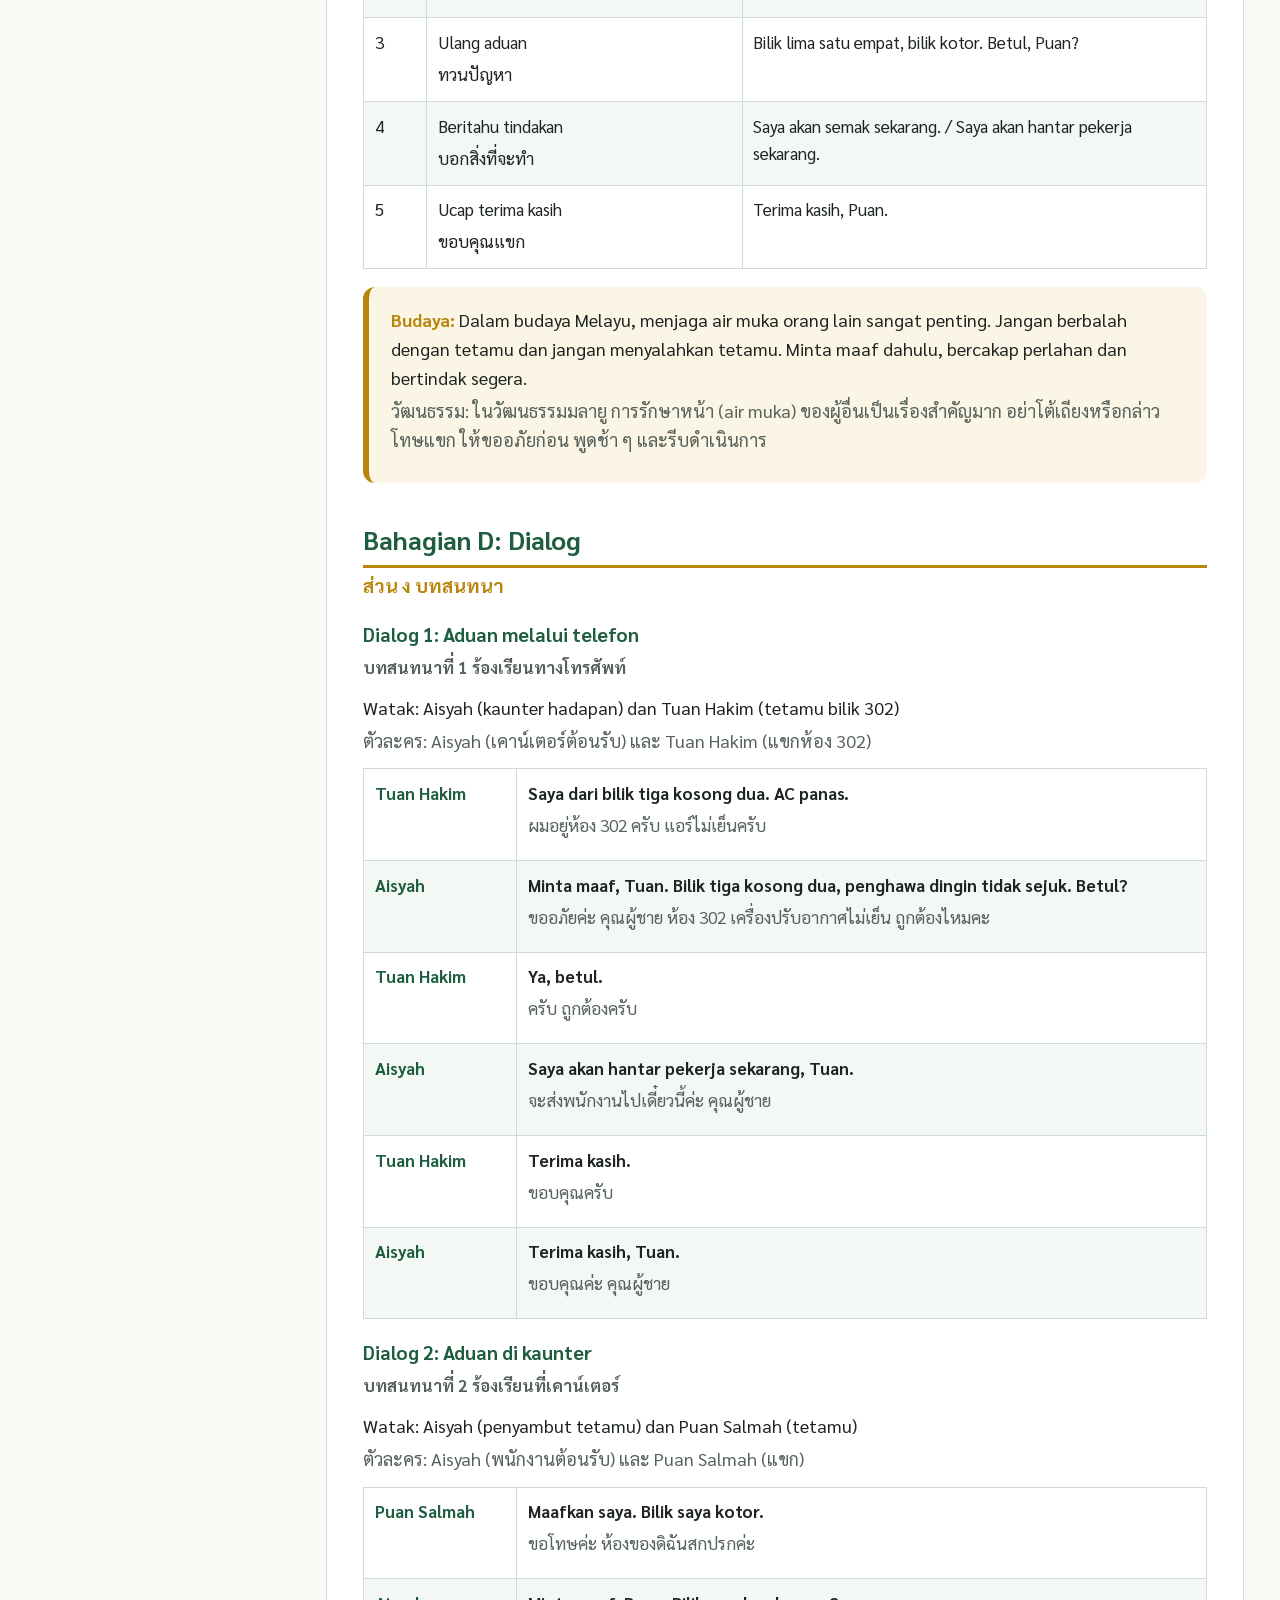
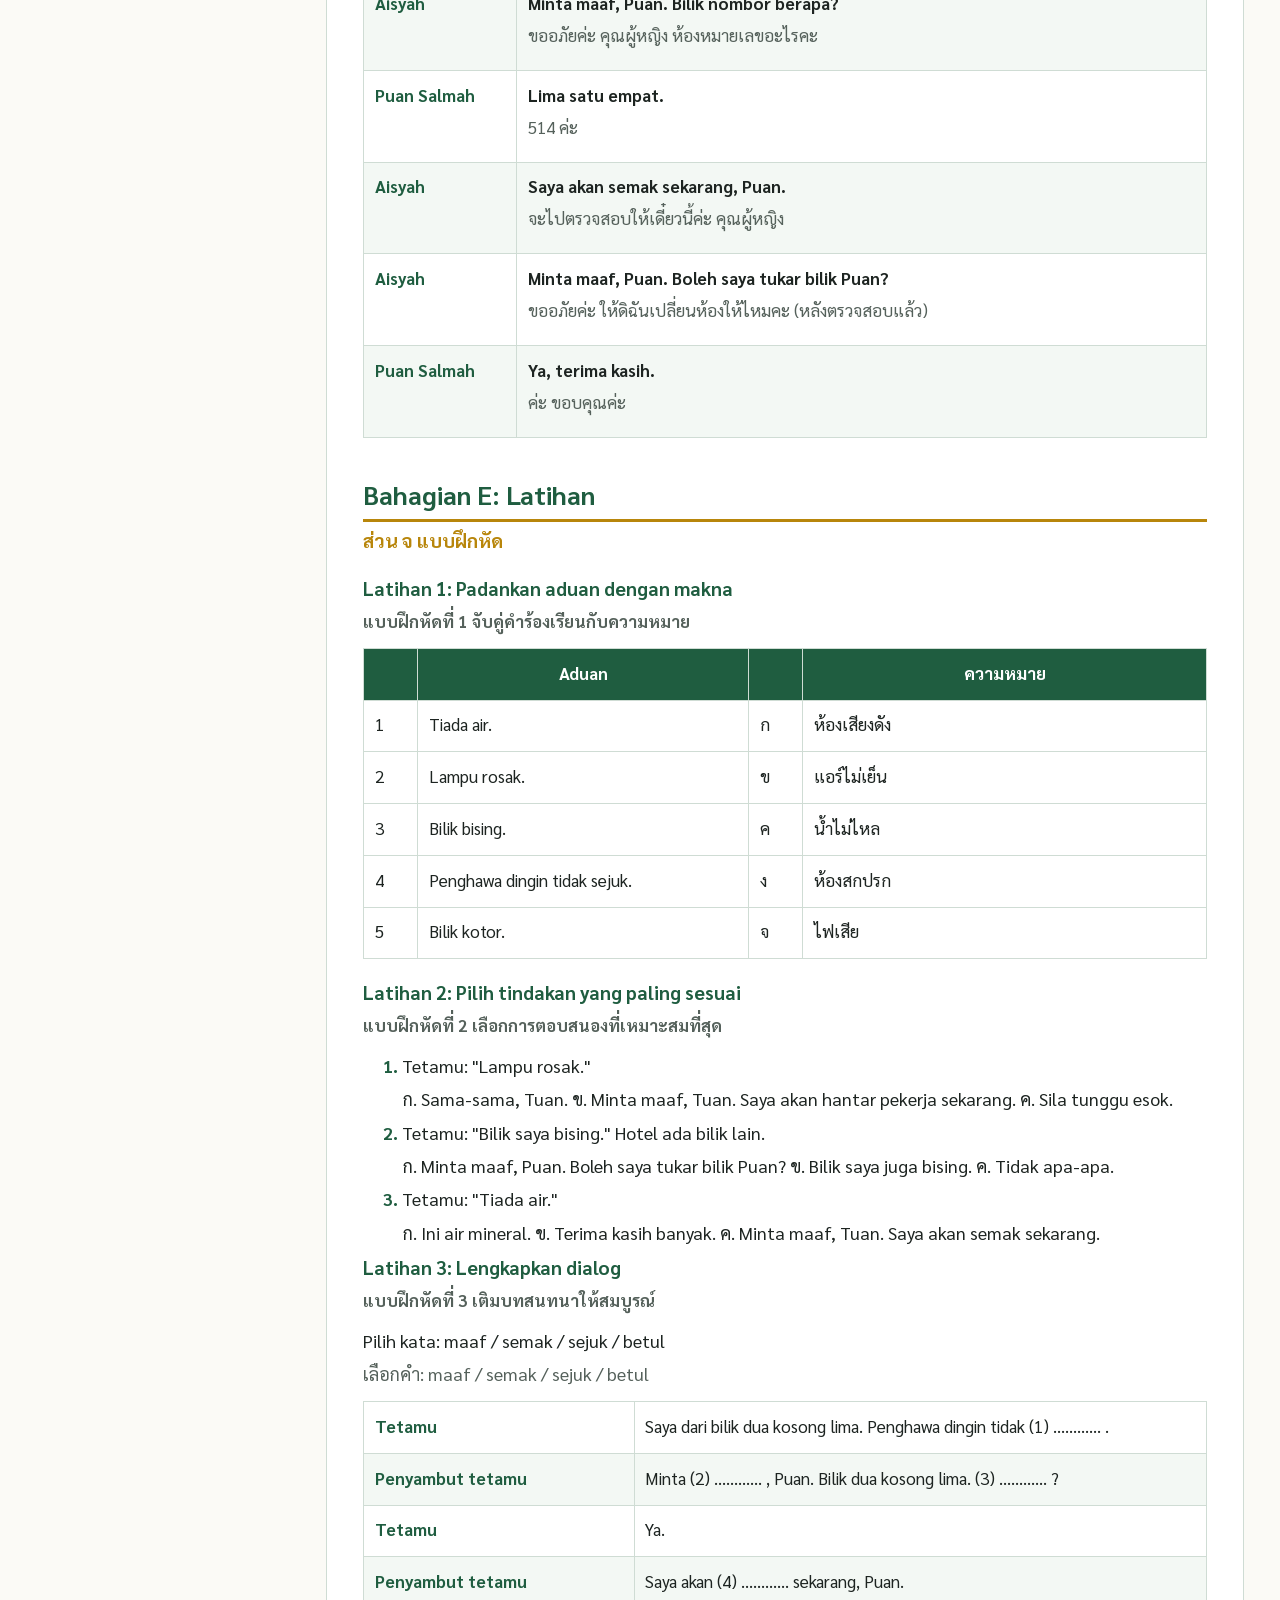
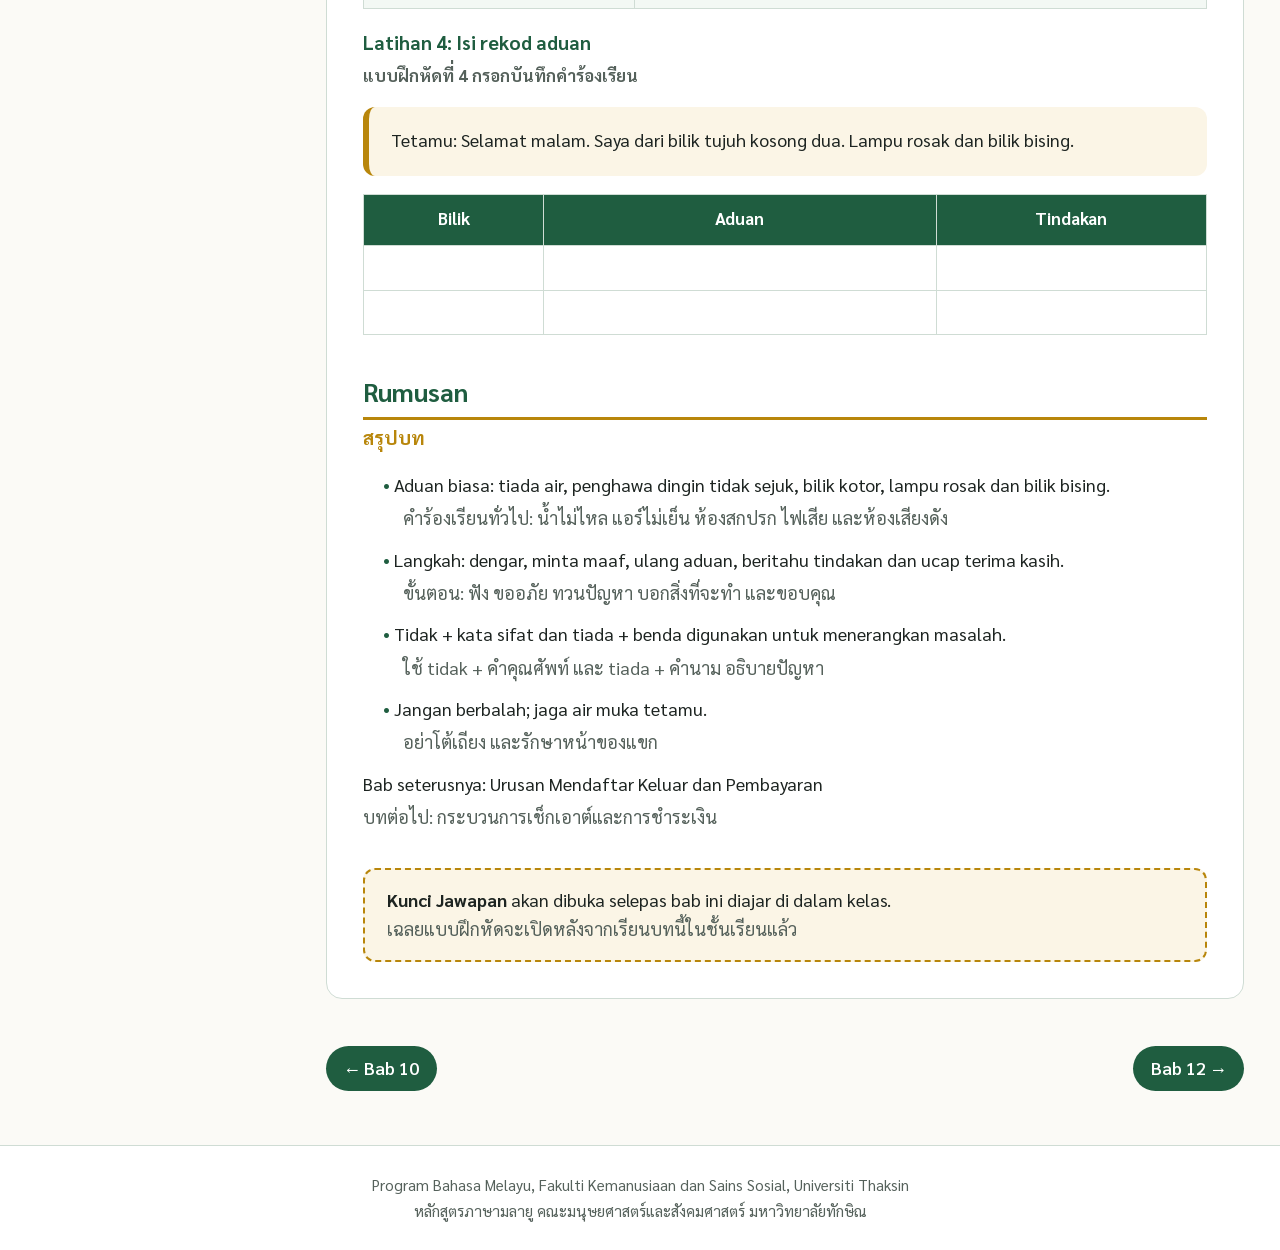
<file: bab-11.html>
<!DOCTYPE html>
<html lang="ms">
<head>
<meta charset="utf-8">
<meta name="viewport" content="width=device-width, initial-scale=1">
<title>Bab 11: Menangani Aduan Mudah | 0113357</title>
<link rel="preconnect" href="https://fonts.googleapis.com">
<link rel="preconnect" href="https://fonts.gstatic.com" crossorigin>
<link href="https://fonts.googleapis.com/css2?family=Sarabun:wght@400;600;700&display=swap" rel="stylesheet">
<link rel="stylesheet" href="assets/style.css">
</head>
<body>
<header class="top">
  <button class="menu-btn" aria-label="Menu" onclick="document.body.classList.toggle('nav-open')">☰</button>
  <a class="brand" href="index.html"><span class="code">0113357</span><span class="t-ms">Bahasa Melayu untuk Perhotelan</span><span class="t-th">ภาษามลายูเพื่อการโรงแรม</span></a>
</header>
<div class="layout">
<nav class="side">
  <a class="home" href="index.html"><span class="ms">Laman Utama</span><span class="th">หน้าแรก</span></a>
  <ol><li><a href="bab-01.html"><span class="num">Bab 1</span><span class="ms">Budaya Sambutan Melayu dan Kata Asas Perkhidmatan</span><span class="th">วัฒนธรรมการต้อนรับแบบมลายูและคำศัพท์พื้นฐานงานบริการ</span></a></li><li><a href="bab-02.html"><span class="num">Bab 2</span><span class="ms">Salam dan Ungkapan Menyapa</span><span class="th">การทักทายและการตอบรับแบบมลายู</span></a></li><li><a href="bab-03.html"><span class="num">Bab 3</span><span class="ms">Nombor dan Masa dalam Perhotelan</span><span class="th">ตัวเลข เวลา และการนับในงานโรงแรม</span></a></li><li><a href="bab-04.html"><span class="num">Bab 4</span><span class="ms">Kemudahan Hotel dan Bilik</span><span class="th">สิ่งอำนวยความสะดวกในโรงแรมและห้องพัก</span></a></li><li><a href="bab-05.html"><span class="num">Bab 5</span><span class="ms">Menawar Bantuan Asas</span><span class="th">การเสนอความช่วยเหลือและประโยคพื้นฐาน</span></a></li><li><a href="bab-06.html"><span class="num">Bab 6</span><span class="ms">Urusan Mendaftar Masuk (Check-in)</span><span class="th">กระบวนการต้อนรับและการเช็กอิน</span></a></li><li><a href="bab-07.html"><span class="num">Bab 7</span><span class="ms">Membaca dan Mengisi Borang Daftar Masuk</span><span class="th">การอ่านและกรอกแบบฟอร์มการเข้าพัก</span></a></li><li><a href="bab-08.html"><span class="num">Bab 8</span><span class="ms">Memberi Petunjuk Arah</span><span class="th">การบอกทิศทางและสถานที่ภายในโรงแรม</span></a></li><li><a href="bab-09.html"><span class="num">Bab 9</span><span class="ms">Perkhidmatan Bilik dan Pesanan</span><span class="th">งานบริการห้องพักและการรับคำสั่ง</span></a></li><li><a href="bab-10.html"><span class="num">Bab 10</span><span class="ms">Makanan dan Minuman Asas</span><span class="th">คำศัพท์อาหารและเครื่องดื่ม</span></a></li><li class="active"><a href="bab-11.html"><span class="num">Bab 11</span><span class="ms">Menangani Aduan Mudah</span><span class="th">การจัดการคำร้องเรียนง่าย ๆ</span></a></li><li><a href="bab-12.html"><span class="num">Bab 12</span><span class="ms">Urusan Mendaftar Keluar dan Pembayaran</span><span class="th">กระบวนการเช็กเอาต์และการชำระเงิน</span></a></li></ol>
</nav>
<main>

<section class="chap-head">
  <div class="kicker">Bab 11 · Minggu 13 <span class="th">· บทที่ 11 · คาบที่ 13</span></div>
  <h1>Menangani Aduan Mudah</h1>
  <p class="sub">การจัดการคำร้องเรียนง่าย ๆ</p>
  <a class="btn pdf" href="pdf/0113357_Bab11.pdf" download>⬇ Muat turun PDF <span class="th">ดาวน์โหลด PDF</span></a>
</section>
<article class="chap">
<h2 class="sec"><span class="c-green"><strong>Objektif Pembelajaran</strong></span></h2>
<p style="font-size:1.063em"><span class="c-gold th"><strong>จุดประสงค์การเรียนรู้</strong></span></p>
<p>Pada akhir bab ini, mahasiswa dapat:</p>
<p class="tr"><span class="c-muted th">เมื่อเรียนจบบทนี้ นิสิตสามารถ</span></p>
<p style="margin-left:1.1em"><span class="c-green"><strong>1. </strong></span>memahami masalah bilik yang biasa diadukan oleh tetamu;</p>
<p class="tr" style="margin-left:2.2em"><span class="c-muted th">เข้าใจปัญหาห้องพักที่แขกมักร้องเรียนได้</span></p>
<p style="margin-left:1.1em"><span class="c-green"><strong>2. </strong></span>meminta maaf dan memberitahu tindakan dengan ayat yang ditetapkan;</p>
<p class="tr" style="margin-left:2.2em"><span class="c-muted th">กล่าวขออภัยและบอกสิ่งที่จะดำเนินการด้วยชุดประโยคที่กำหนดได้</span></p>
<p style="margin-left:1.1em"><span class="c-green"><strong>3. </strong></span>mengulang aduan untuk mengesahkan maklumat;</p>
<p class="tr" style="margin-left:2.2em"><span class="c-muted th">ทวนคำร้องเรียนเพื่อยืนยันข้อมูลได้</span></p>
<p style="margin-left:1.1em"><span class="c-green"><strong>4. </strong></span>bertenang dan bercakap dengan nada yang lembut apabila tetamu tidak berpuas hati.</p>
<p class="tr" style="margin-left:2.2em"><span class="c-muted th">สงบและพูดด้วยน้ำเสียงนุ่มนวลเมื่อแขกไม่พอใจได้</span></p>
<div class="box f-cream"><p><span class="c-gold"><strong>Ulang kaji: </strong></span>Maafkan saya (Bab 5), semak (Bab 7), Saya akan hantarkan sekarang, ..., betul? (Bab 9), penghawa dingin (Bab 4).</p><p class="tr"><span class="c-muted th">ทบทวน: ประโยคขออภัย การทวนยืนยัน และประโยครับปากจากบทก่อน ๆ จะใช้ในการจัดการคำร้องเรียน</span></p></div>
<h2 class="sec"><span class="c-green"><strong>Bahagian A: Masalah dalam Bilik</strong></span></h2>
<p style="font-size:1.063em"><span class="c-gold th"><strong>ส่วน ก ปัญหาในห้องพัก</strong></span></p>
<div class="tbl"><table><colgroup><col style="width:35.3%"><col style="width:31.0%"><col style="width:33.8%"></colgroup><tr><th><p style="text-align:center"><span class="c-white"><strong>Aduan tetamu</strong></span></p></th><th><p style="text-align:center"><span class="c-white th"><strong>ความหมาย</strong></span></p></th><th><p style="text-align:center"><span class="c-white th"><strong>แบบมาตรฐาน / แบบพูด</strong></span></p></th></tr><tr><td><p><span class="c-green"><strong>Air tiada.</strong></span></p></td><td><p><span class="th">น้ำไม่ไหล</span></p></td><td><p>Tiada air. / Air tak keluar. (<span class="th">ภาษาพูด)</span></p></td></tr><tr><td class="f-light"><p><span class="c-green"><strong>AC panas.</strong></span></p></td><td class="f-light"><p><span class="th">แอร์ไม่เย็น</span></p></td><td class="f-light"><p>Penghawa dingin tidak sejuk.</p></td></tr><tr><td><p><span class="c-green"><strong>Bilik kotor.</strong></span></p></td><td><p><span class="th">ห้องสกปรก</span></p></td><td><p>–</p></td></tr><tr><td class="f-light"><p><span class="c-green"><strong>Lampu rosak.</strong></span></p></td><td class="f-light"><p><span class="th">ไฟเสีย</span></p></td><td class="f-light"><p>–</p></td></tr><tr><td><p><span class="c-green"><strong>Bilik bising.</strong></span></p></td><td><p><span class="th">ห้องเสียงดัง</span></p></td><td><p>–</p></td></tr></table></div>
<p><span class="c-note th">หมายเหตุ: </span><span class="c-note">AC </span><span class="c-note th">เป็นคำทับศัพท์ที่ใช้กันในภาษาพูด ภาษามาตรฐานคือ </span><span class="c-note">penghawa dingin (</span><span class="c-note th">บทที่ 4)</span></p>

<p style="font-size:1.063em"><span class="c-green"><strong>Kata sifat</strong></span></p>
<p class="tr" style="font-size:0.938em"><span class="c-muted th"><strong>คำคุณศัพท์</strong></span></p>
<div class="tbl"><table><colgroup><col style="width:25.0%"><col style="width:25.0%"><col style="width:25.0%"><col style="width:25.0%"></colgroup><tr><th><p style="text-align:center"><span class="c-white"><strong>Bahasa Melayu</strong></span></p></th><th><p style="text-align:center"><span class="c-white th"><strong>ความหมาย</strong></span></p></th><th><p style="text-align:center"><span class="c-white"><strong>Bahasa Melayu</strong></span></p></th><th><p style="text-align:center"><span class="c-white th"><strong>ความหมาย</strong></span></p></th></tr><tr><td><p>panas</p></td><td><p><span class="th">ร้อน</span></p></td><td><p>sejuk</p></td><td><p><span class="th">เย็น</span></p></td></tr><tr><td class="f-light"><p>kotor</p></td><td class="f-light"><p><span class="th">สกปรก</span></p></td><td class="f-light"><p>bersih</p></td><td class="f-light"><p><span class="th">สะอาด</span></p></td></tr><tr><td><p>rosak</p></td><td><p><span class="th">เสีย / ชำรุด</span></p></td><td><p>bising</p></td><td><p><span class="th">เสียงดัง</span></p></td></tr></table></div>
<h2 class="sec"><span class="c-green"><strong>Bahagian B: Ayat Penyambut Tetamu</strong></span></h2>
<p style="font-size:1.063em"><span class="c-gold th"><strong>ส่วน ข ประโยคของพนักงาน</strong></span></p>
<div class="tbl"><table><colgroup><col style="width:38.5%"><col style="width:31.0%"><col style="width:30.6%"></colgroup><tr><th><p style="text-align:center"><span class="c-white"><strong>Ayat</strong></span></p></th><th><p style="text-align:center"><span class="c-white th"><strong>ความหมาย</strong></span></p></th><th><p style="text-align:center"><span class="c-white th"><strong>ใช้เมื่อ</strong></span></p></th></tr><tr><td><p><span class="c-green"><strong>Minta maaf, Tuan / Puan.</strong></span></p></td><td><p><span class="th">ขออภัยครับ/ค่ะ</span></p></td><td><p><span class="th">ขอโทษแขกทันทีที่ได้ยินปัญหา</span></p></td></tr><tr><td class="f-light"><p><span class="c-green"><strong>Saya akan semak sekarang.</strong></span></p></td><td class="f-light"><p><span class="th">จะไปตรวจสอบให้เดี๋ยวนี้</span></p></td><td class="f-light"><p><span class="th">ต้องไปดูปัญหาก่อน</span></p></td></tr><tr><td><p><span class="c-green"><strong>Saya akan hantar pekerja sekarang.</strong></span></p></td><td><p><span class="th">จะส่งพนักงานไปเดี๋ยวนี้</span></p></td><td><p><span class="th">ต้องให้ช่างหรือแม่บ้านไปแก้</span></p></td></tr><tr><td class="f-light"><p><span class="c-green"><strong>Boleh saya tukar bilik Tuan?</strong></span></p></td><td class="f-light"><p><span class="th">ให้เปลี่ยนห้องให้ไหมคะ</span></p></td><td class="f-light"><p><span class="th">แก้ปัญหาไม่ได้ทันที</span></p></td></tr></table></div>

<div class="tbl"><table><colgroup><col style="width:27.8%"><col style="width:31.0%"><col style="width:41.2%"></colgroup><tr><th><p style="text-align:center"><span class="c-white"><strong>Kosa kata</strong></span></p></th><th><p style="text-align:center"><span class="c-white th"><strong>ความหมาย</strong></span></p></th><th><p style="text-align:center"><span class="c-white th"><strong>ตัวอย่าง</strong></span></p></th></tr><tr><td><p><span class="c-green"><strong>minta maaf</strong></span></p></td><td><p><span class="th">ขออภัย</span></p></td><td><p>Minta maaf, Puan.</p></td></tr><tr><td class="f-light"><p><span class="c-green"><strong>pekerja</strong></span></p></td><td class="f-light"><p><span class="th">พนักงาน / คนงาน</span></p></td><td class="f-light"><p>hantar pekerja</p></td></tr><tr><td><p><span class="c-green"><strong>tukar</strong></span></p></td><td><p><span class="th">เปลี่ยน</span></p></td><td><p>tukar bilik</p></td></tr><tr><td class="f-light"><p><span class="c-green"><strong>tiada</strong></span></p></td><td class="f-light"><p><span class="th">ไม่มี</span></p></td><td class="f-light"><p>Tiada air.</p></td></tr></table></div>
<h2 class="sec"><span class="c-green"><strong>Bahagian C: Pola Ayat dan Langkah</strong></span></h2>
<p style="font-size:1.063em"><span class="c-gold th"><strong>ส่วน ค รูปแบบประโยคและขั้นตอน</strong></span></p>
<p style="font-size:1.063em"><span class="c-green"><strong>1. Tidak + kata sifat</strong></span></p>
<p class="tr" style="font-size:0.938em"><span class="c-muted"><strong>1. Tidak + </strong></span><span class="c-muted th"><strong>คำคุณศัพท์ (ปฏิเสธ)</strong></span></p>
<p>Penghawa dingin tidak sejuk. / Bilik tidak bersih.</p>
<p class="tr"><span class="c-muted th">เครื่องปรับอากาศไม่เย็น / ห้องไม่สะอาด</span></p>
<p style="font-size:1.063em"><span class="c-green"><strong>2. Tiada + benda</strong></span></p>
<p class="tr" style="font-size:0.938em"><span class="c-muted"><strong>2. Tiada + </strong></span><span class="c-muted th"><strong>คำนาม (ไม่มี)</strong></span></p>
<p>Tiada air. / Tiada tuala. Tiada sama maknanya dengan tidak ada.</p>
<p class="tr"><span class="c-muted th">ไม่มีน้ำ / ไม่มีผ้าเช็ดตัว คำว่า </span><span class="c-muted">tiada </span><span class="c-muted th">มีความหมายเดียวกับ </span><span class="c-muted">tidak ada (</span><span class="c-muted th">บทที่ 4)</span></p>
<p style="font-size:1.063em"><span class="c-green"><strong>3. Langkah menangani aduan</strong></span></p>
<p class="tr" style="font-size:0.938em"><span class="c-muted"><strong>3. </strong></span><span class="c-muted th"><strong>ขั้นตอนการจัดการคำร้องเรียน</strong></span></p>
<div class="tbl"><table><colgroup><col style="width:7.5%"><col style="width:37.4%"><col style="width:55.1%"></colgroup><tr><th>&nbsp;</th><th><p style="text-align:center"><span class="c-white"><strong>Langkah</strong></span></p></th><th><p style="text-align:center"><span class="c-white"><strong>Ayat</strong></span></p></th></tr><tr><td><p>1</p></td><td><p>Dengar dengan tenang</p><p><span class="th">ฟังอย่างสงบ</span></p></td><td><p>(Tetamu) Bilik saya kotor.</p></td></tr><tr><td class="f-light"><p>2</p></td><td class="f-light"><p>Minta maaf</p><p><span class="th">ขออภัย</span></p></td><td class="f-light"><p>Minta maaf, Puan.</p></td></tr><tr><td><p>3</p></td><td><p>Ulang aduan</p><p><span class="th">ทวนปัญหา</span></p></td><td><p>Bilik lima satu empat, bilik kotor. Betul, Puan?</p></td></tr><tr><td class="f-light"><p>4</p></td><td class="f-light"><p>Beritahu tindakan</p><p><span class="th">บอกสิ่งที่จะทำ</span></p></td><td class="f-light"><p>Saya akan semak sekarang. / Saya akan hantar pekerja sekarang.</p></td></tr><tr><td><p>5</p></td><td><p>Ucap terima kasih</p><p><span class="th">ขอบคุณแขก</span></p></td><td><p>Terima kasih, Puan.</p></td></tr></table></div>

<div class="box f-cream"><p><span class="c-gold"><strong>Budaya: </strong></span>Dalam budaya Melayu, menjaga air muka orang lain sangat penting. Jangan berbalah dengan tetamu dan jangan menyalahkan tetamu. Minta maaf dahulu, bercakap perlahan dan bertindak segera.</p><p class="tr"><span class="c-muted th">วัฒนธรรม: ในวัฒนธรรมมลายู การรักษาหน้า (</span><span class="c-muted">air muka) </span><span class="c-muted th">ของผู้อื่นเป็นเรื่องสำคัญมาก อย่าโต้เถียงหรือกล่าวโทษแขก ให้ขออภัยก่อน พูดช้า ๆ และรีบดำเนินการ</span></p></div>
<h2 class="sec"><span class="c-green"><strong>Bahagian D: Dialog</strong></span></h2>
<p style="font-size:1.063em"><span class="c-gold th"><strong>ส่วน ง บทสนทนา</strong></span></p>
<p style="font-size:1.063em"><span class="c-green"><strong>Dialog 1: Aduan melalui telefon</strong></span></p>
<p class="tr" style="font-size:0.938em"><span class="c-muted th"><strong>บทสนทนาที่ 1 ร้องเรียนทางโทรศัพท์</strong></span></p>
<p>Watak: Aisyah (kaunter hadapan) dan Tuan Hakim (tetamu bilik 302)</p>
<p class="tr"><span class="c-muted th">ตัวละคร: </span><span class="c-muted">Aisyah (</span><span class="c-muted th">เคาน์เตอร์ต้อนรับ) และ </span><span class="c-muted">Tuan Hakim (</span><span class="c-muted th">แขกห้อง 302)</span></p>
<div class="tbl"><table><colgroup><col style="width:18.2%"><col style="width:81.8%"></colgroup><tr><td><p><span class="c-green"><strong>Tuan Hakim</strong></span></p></td><td><p><strong>Saya dari bilik tiga kosong dua. AC panas.</strong></p><p class="tr"><span class="c-muted th">ผมอยู่ห้อง 302 ครับ แอร์ไม่เย็นครับ</span></p></td></tr><tr><td class="f-light"><p><span class="c-green"><strong>Aisyah</strong></span></p></td><td class="f-light"><p><strong>Minta maaf, Tuan. Bilik tiga kosong dua, penghawa dingin tidak sejuk. Betul?</strong></p><p class="tr"><span class="c-muted th">ขออภัยค่ะ คุณผู้ชาย ห้อง 302 เครื่องปรับอากาศไม่เย็น ถูกต้องไหมคะ</span></p></td></tr><tr><td><p><span class="c-green"><strong>Tuan Hakim</strong></span></p></td><td><p><strong>Ya, betul.</strong></p><p class="tr"><span class="c-muted th">ครับ ถูกต้องครับ</span></p></td></tr><tr><td class="f-light"><p><span class="c-green"><strong>Aisyah</strong></span></p></td><td class="f-light"><p><strong>Saya akan hantar pekerja sekarang, Tuan.</strong></p><p class="tr"><span class="c-muted th">จะส่งพนักงานไปเดี๋ยวนี้ค่ะ คุณผู้ชาย</span></p></td></tr><tr><td><p><span class="c-green"><strong>Tuan Hakim</strong></span></p></td><td><p><strong>Terima kasih.</strong></p><p class="tr"><span class="c-muted th">ขอบคุณครับ</span></p></td></tr><tr><td class="f-light"><p><span class="c-green"><strong>Aisyah</strong></span></p></td><td class="f-light"><p><strong>Terima kasih, Tuan.</strong></p><p class="tr"><span class="c-muted th">ขอบคุณค่ะ คุณผู้ชาย</span></p></td></tr></table></div>

<p style="font-size:1.063em"><span class="c-green"><strong>Dialog 2: Aduan di kaunter</strong></span></p>
<p class="tr" style="font-size:0.938em"><span class="c-muted th"><strong>บทสนทนาที่ 2 ร้องเรียนที่เคาน์เตอร์</strong></span></p>
<p>Watak: Aisyah (penyambut tetamu) dan Puan Salmah (tetamu)</p>
<p class="tr"><span class="c-muted th">ตัวละคร: </span><span class="c-muted">Aisyah (</span><span class="c-muted th">พนักงานต้อนรับ) และ </span><span class="c-muted">Puan Salmah (</span><span class="c-muted th">แขก)</span></p>
<div class="tbl"><table><colgroup><col style="width:18.2%"><col style="width:81.8%"></colgroup><tr><td><p><span class="c-green"><strong>Puan Salmah</strong></span></p></td><td><p><strong>Maafkan saya. Bilik saya kotor.</strong></p><p class="tr"><span class="c-muted th">ขอโทษค่ะ ห้องของดิฉันสกปรกค่ะ</span></p></td></tr><tr><td class="f-light"><p><span class="c-green"><strong>Aisyah</strong></span></p></td><td class="f-light"><p><strong>Minta maaf, Puan. Bilik nombor berapa?</strong></p><p class="tr"><span class="c-muted th">ขออภัยค่ะ คุณผู้หญิง ห้องหมายเลขอะไรคะ</span></p></td></tr><tr><td><p><span class="c-green"><strong>Puan Salmah</strong></span></p></td><td><p><strong>Lima satu empat.</strong></p><p class="tr"><span class="c-muted">514 </span><span class="c-muted th">ค่ะ</span></p></td></tr><tr><td class="f-light"><p><span class="c-green"><strong>Aisyah</strong></span></p></td><td class="f-light"><p><strong>Saya akan semak sekarang, Puan.</strong></p><p class="tr"><span class="c-muted th">จะไปตรวจสอบให้เดี๋ยวนี้ค่ะ คุณผู้หญิง</span></p></td></tr><tr><td><p><span class="c-green"><strong>Aisyah</strong></span></p></td><td><p><strong>Minta maaf, Puan. Boleh saya tukar bilik Puan?</strong></p><p class="tr"><span class="c-muted th">ขออภัยค่ะ ให้ดิฉันเปลี่ยนห้องให้ไหมคะ (หลังตรวจสอบแล้ว)</span></p></td></tr><tr><td class="f-light"><p><span class="c-green"><strong>Puan Salmah</strong></span></p></td><td class="f-light"><p><strong>Ya, terima kasih.</strong></p><p class="tr"><span class="c-muted th">ค่ะ ขอบคุณค่ะ</span></p></td></tr></table></div>
<h2 class="sec"><span class="c-green"><strong>Bahagian E: Latihan</strong></span></h2>
<p style="font-size:1.063em"><span class="c-gold th"><strong>ส่วน จ แบบฝึกหัด</strong></span></p>
<p style="font-size:1.063em"><span class="c-green"><strong>Latihan 1: Padankan aduan dengan makna</strong></span></p>
<p class="tr" style="font-size:0.938em"><span class="c-muted th"><strong>แบบฝึกหัดที่ 1 จับคู่คำร้องเรียนกับความหมาย</strong></span></p>
<div class="tbl"><table><colgroup><col style="width:6.4%"><col style="width:39.3%"><col style="width:6.4%"><col style="width:47.9%"></colgroup><tr><th>&nbsp;</th><th><p style="text-align:center"><span class="c-white"><strong>Aduan</strong></span></p></th><th>&nbsp;</th><th><p style="text-align:center"><span class="c-white th"><strong>ความหมาย</strong></span></p></th></tr><tr><td><p>1</p></td><td><p>Tiada air.</p></td><td><p><span class="th">ก</span></p></td><td><p><span class="th">ห้องเสียงดัง</span></p></td></tr><tr><td><p>2</p></td><td><p>Lampu rosak.</p></td><td><p><span class="th">ข</span></p></td><td><p><span class="th">แอร์ไม่เย็น</span></p></td></tr><tr><td><p>3</p></td><td><p>Bilik bising.</p></td><td><p><span class="th">ค</span></p></td><td><p><span class="th">น้ำไม่ไหล</span></p></td></tr><tr><td><p>4</p></td><td><p>Penghawa dingin tidak sejuk.</p></td><td><p><span class="th">ง</span></p></td><td><p><span class="th">ห้องสกปรก</span></p></td></tr><tr><td><p>5</p></td><td><p>Bilik kotor.</p></td><td><p><span class="th">จ</span></p></td><td><p><span class="th">ไฟเสีย</span></p></td></tr></table></div>

<p style="font-size:1.063em"><span class="c-green"><strong>Latihan 2: Pilih tindakan yang paling sesuai</strong></span></p>
<p class="tr" style="font-size:0.938em"><span class="c-muted th"><strong>แบบฝึกหัดที่ 2 เลือกการตอบสนองที่เหมาะสมที่สุด</strong></span></p>
<p style="margin-left:1.1em"><span class="c-green"><strong>1. </strong></span>Tetamu: "Lampu rosak."</p>
<p style="margin-left:2.2em"><span class="th">ก. </span>Sama-sama, Tuan.   <span class="th">ข. </span>Minta maaf, Tuan. Saya akan hantar pekerja sekarang.   <span class="th">ค. </span>Sila tunggu esok.</p>
<p style="margin-left:1.1em"><span class="c-green"><strong>2. </strong></span>Tetamu: "Bilik saya bising." Hotel ada bilik lain.</p>
<p style="margin-left:2.2em"><span class="th">ก. </span>Minta maaf, Puan. Boleh saya tukar bilik Puan?   <span class="th">ข. </span>Bilik saya juga bising.   <span class="th">ค. </span>Tidak apa-apa.</p>
<p style="margin-left:1.1em"><span class="c-green"><strong>3. </strong></span>Tetamu: "Tiada air."</p>
<p style="margin-left:2.2em"><span class="th">ก. </span>Ini air mineral.   <span class="th">ข. </span>Terima kasih banyak.   <span class="th">ค. </span>Minta maaf, Tuan. Saya akan semak sekarang.</p>
<p style="font-size:1.063em"><span class="c-green"><strong>Latihan 3: Lengkapkan dialog</strong></span></p>
<p class="tr" style="font-size:0.938em"><span class="c-muted th"><strong>แบบฝึกหัดที่ 3 เติมบทสนทนาให้สมบูรณ์</strong></span></p>
<p>Pilih kata: maaf / semak / sejuk / betul</p>
<p class="tr"><span class="c-muted th">เลือกคำ: </span><span class="c-muted">maaf / semak / sejuk / betul</span></p>
<div class="tbl"><table><colgroup><col style="width:32.1%"><col style="width:67.9%"></colgroup><tr><td><p><span class="c-green"><strong>Tetamu</strong></span></p></td><td><p>Saya dari bilik dua kosong lima. Penghawa dingin tidak (1) ............ .</p></td></tr><tr><td class="f-light"><p><span class="c-green"><strong>Penyambut tetamu</strong></span></p></td><td class="f-light"><p>Minta (2) ............ , Puan. Bilik dua kosong lima. (3) ............ ?</p></td></tr><tr><td><p><span class="c-green"><strong>Tetamu</strong></span></p></td><td><p>Ya.</p></td></tr><tr><td class="f-light"><p><span class="c-green"><strong>Penyambut tetamu</strong></span></p></td><td class="f-light"><p>Saya akan (4) ............ sekarang, Puan.</p></td></tr></table></div>

<p style="font-size:1.063em"><span class="c-green"><strong>Latihan 4: Isi rekod aduan</strong></span></p>
<p class="tr" style="font-size:0.938em"><span class="c-muted th"><strong>แบบฝึกหัดที่ 4 กรอกบันทึกคำร้องเรียน</strong></span></p>
<div class="box f-cream"><p>Tetamu: Selamat malam. Saya dari bilik tujuh kosong dua. Lampu rosak dan bilik bising.</p></div>

<div class="tbl"><table><colgroup><col style="width:21.4%"><col style="width:46.6%"><col style="width:32.1%"></colgroup><tr><th><p style="text-align:center"><span class="c-white"><strong>Bilik</strong></span></p></th><th><p style="text-align:center"><span class="c-white"><strong>Aduan</strong></span></p></th><th><p style="text-align:center"><span class="c-white"><strong>Tindakan</strong></span></p></th></tr><tr><td>&nbsp;</td><td>&nbsp;</td><td>&nbsp;</td></tr><tr><td>&nbsp;</td><td>&nbsp;</td><td>&nbsp;</td></tr></table></div>
<h2 class="sec"><span class="c-green"><strong>Rumusan</strong></span></h2>
<p style="font-size:1.063em"><span class="c-gold th"><strong>สรุปบท</strong></span></p>
<p style="margin-left:1.1em"><span class="c-green"><strong>• </strong></span>Aduan biasa: tiada air, penghawa dingin tidak sejuk, bilik kotor, lampu rosak dan bilik bising.</p>
<p class="tr" style="margin-left:2.2em"><span class="c-muted th">คำร้องเรียนทั่วไป: น้ำไม่ไหล แอร์ไม่เย็น ห้องสกปรก ไฟเสีย และห้องเสียงดัง</span></p>
<p style="margin-left:1.1em"><span class="c-green"><strong>• </strong></span>Langkah: dengar, minta maaf, ulang aduan, beritahu tindakan dan ucap terima kasih.</p>
<p class="tr" style="margin-left:2.2em"><span class="c-muted th">ขั้นตอน: ฟัง ขออภัย ทวนปัญหา บอกสิ่งที่จะทำ และขอบคุณ</span></p>
<p style="margin-left:1.1em"><span class="c-green"><strong>• </strong></span>Tidak + kata sifat dan tiada + benda digunakan untuk menerangkan masalah.</p>
<p class="tr" style="margin-left:2.2em"><span class="c-muted th">ใช้ </span><span class="c-muted">tidak + </span><span class="c-muted th">คำคุณศัพท์ และ </span><span class="c-muted">tiada + </span><span class="c-muted th">คำนาม อธิบายปัญหา</span></p>
<p style="margin-left:1.1em"><span class="c-green"><strong>• </strong></span>Jangan berbalah; jaga air muka tetamu.</p>
<p class="tr" style="margin-left:2.2em"><span class="c-muted th">อย่าโต้เถียง และรักษาหน้าของแขก</span></p>
<p>Bab seterusnya: Urusan Mendaftar Keluar dan Pembayaran</p>
<p class="tr"><span class="c-muted th">บทต่อไป: กระบวนการเช็กเอาต์และการชำระเงิน</span></p>
<div class="ans locked"><p><strong>Kunci Jawapan</strong> akan dibuka selepas bab ini diajar di dalam kelas.</p><p class="tr">เฉลยแบบฝึกหัดจะเปิดหลังจากเรียนบทนี้ในชั้นเรียนแล้ว</p></div>
</article>
<div class="pager"><a class="btn" href="bab-10.html">← Bab 10</a><a class="btn" href="bab-12.html">Bab 12 →</a></div>
</main>
</div>
<footer class="foot">
  <p>Program Bahasa Melayu, Fakulti Kemanusiaan dan Sains Sosial, Universiti Thaksin</p>
  <p class="th">หลักสูตรภาษามลายู คณะมนุษยศาสตร์และสังคมศาสตร์ มหาวิทยาลัยทักษิณ</p>
</footer>
<!-- GoatCounter: statistik pelawat · สถิติผู้เข้าชม -->
<script data-goatcounter="https://bm-perhotelan.goatcounter.com/count" async src="//gc.zgo.at/count.js"></script>
<script>document.querySelectorAll('.side a').forEach(a=>a.addEventListener('click',()=>document.body.classList.remove('nav-open')));</script>
</body>
</html>
</file>
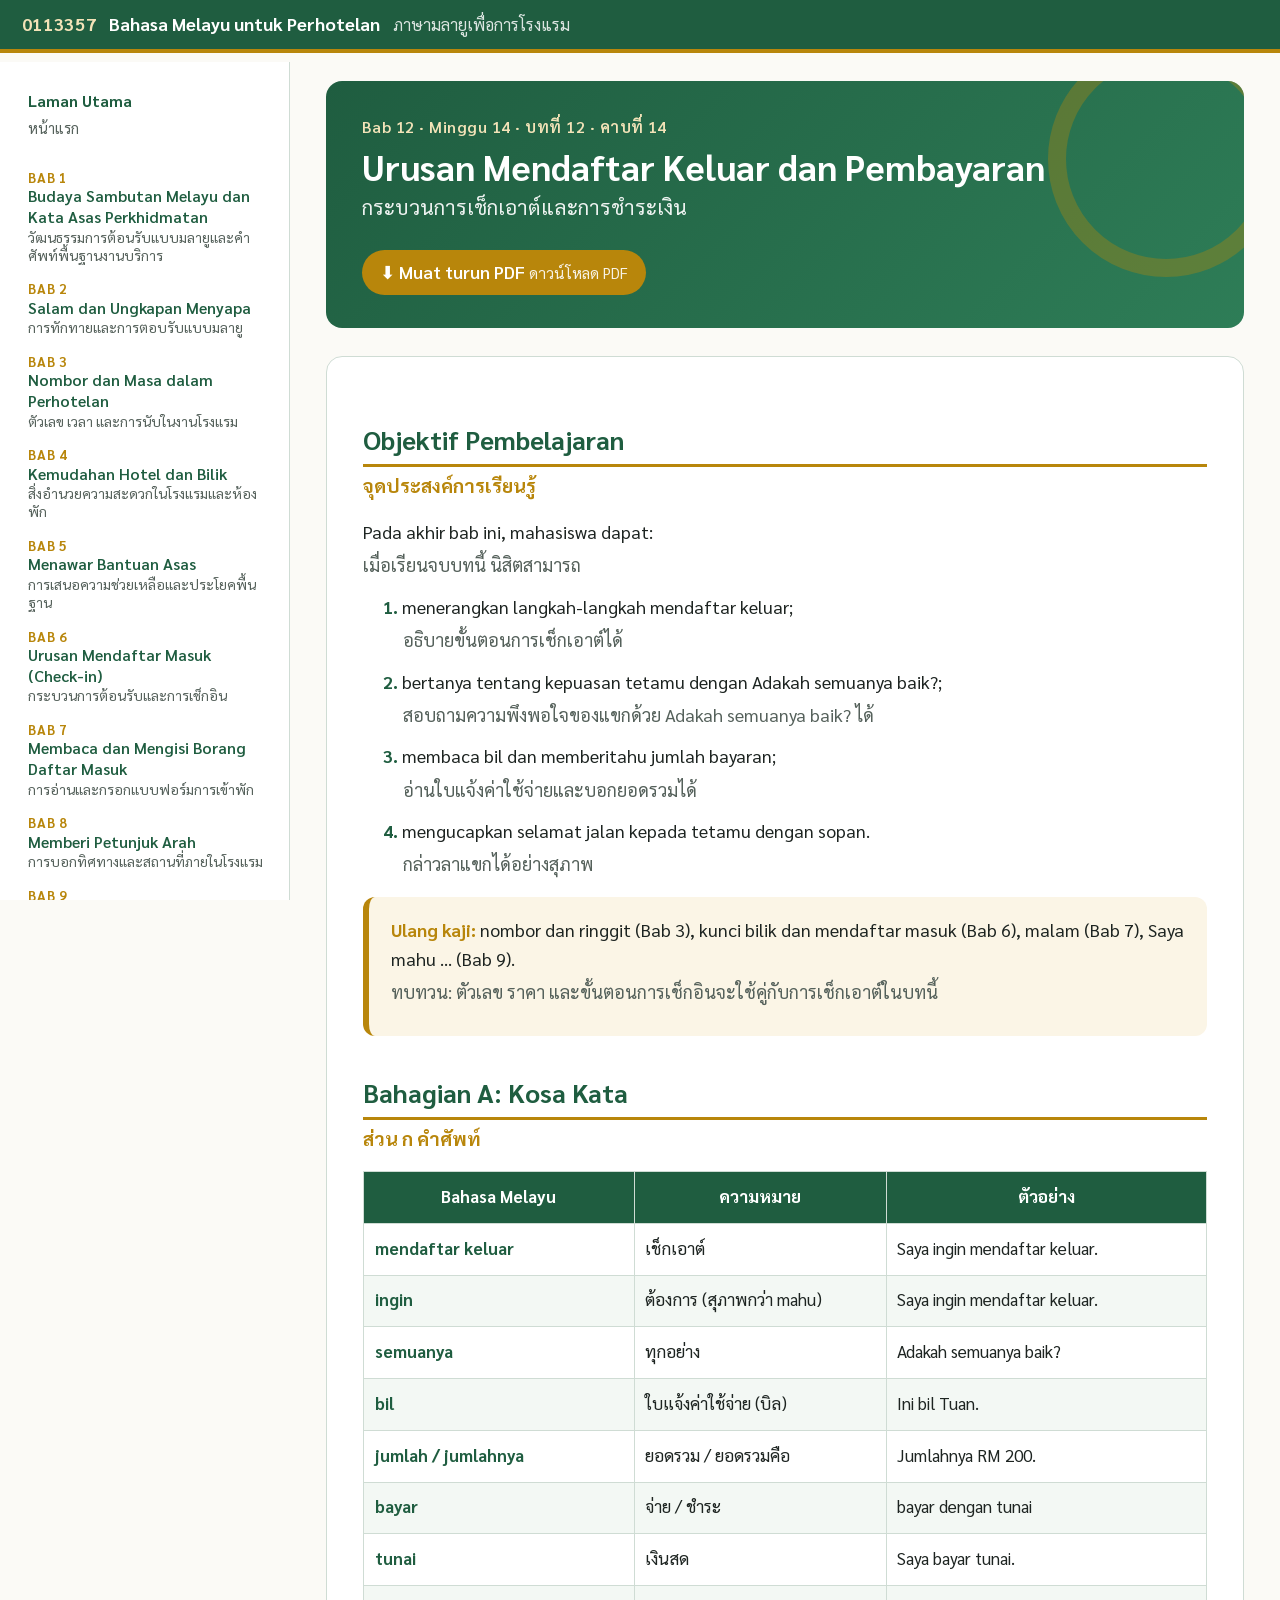
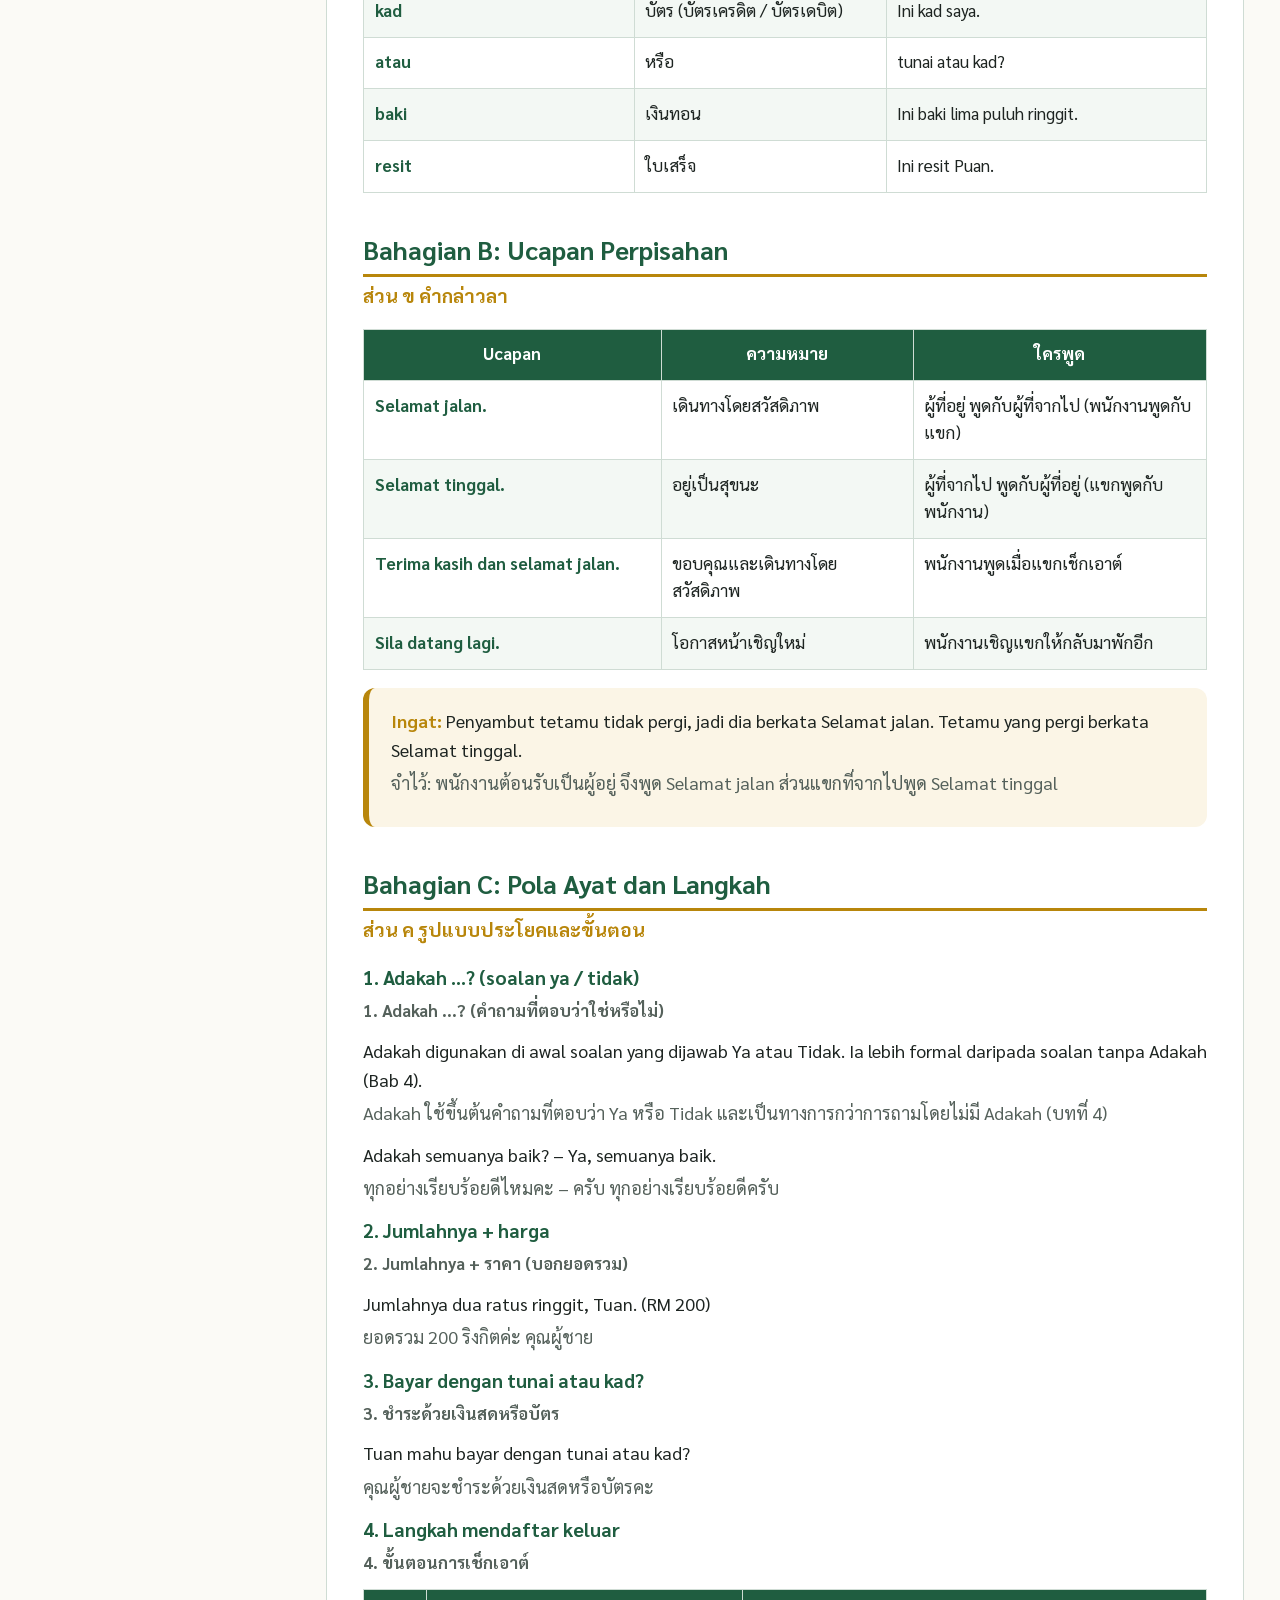
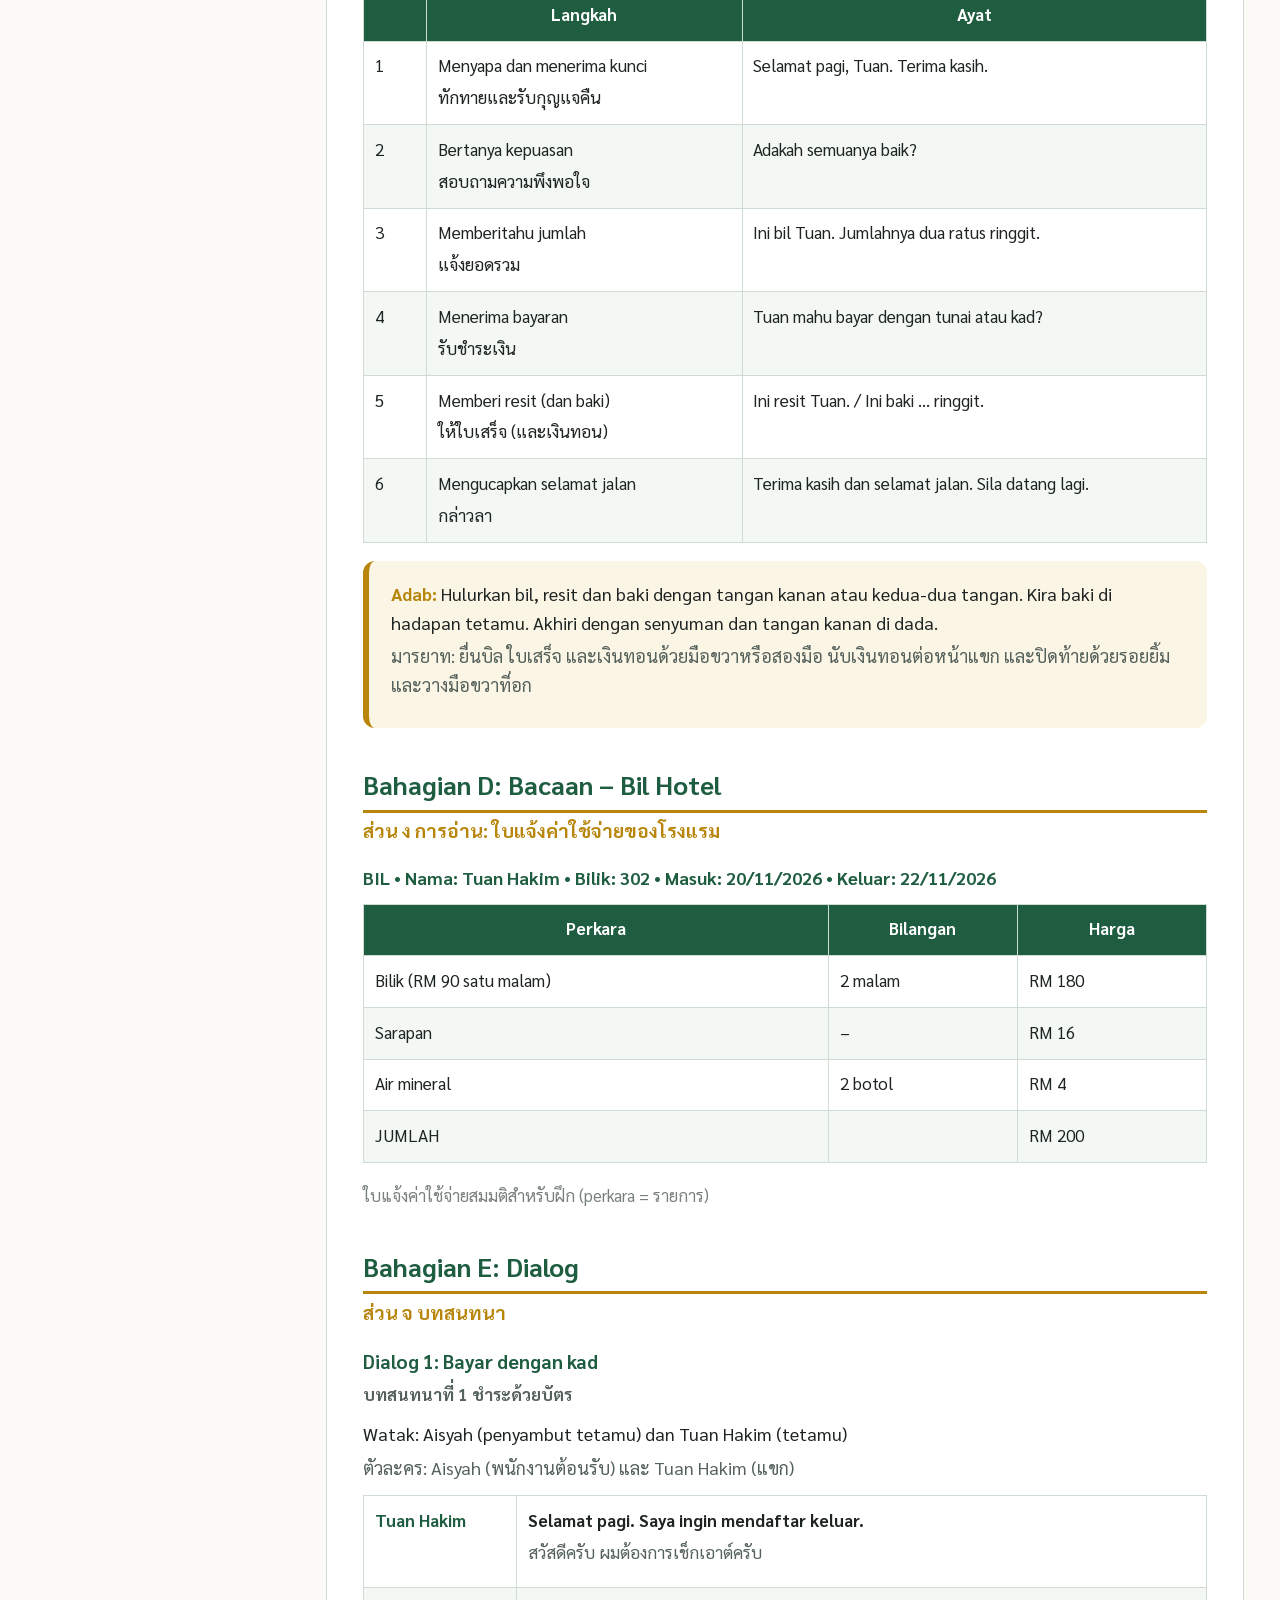
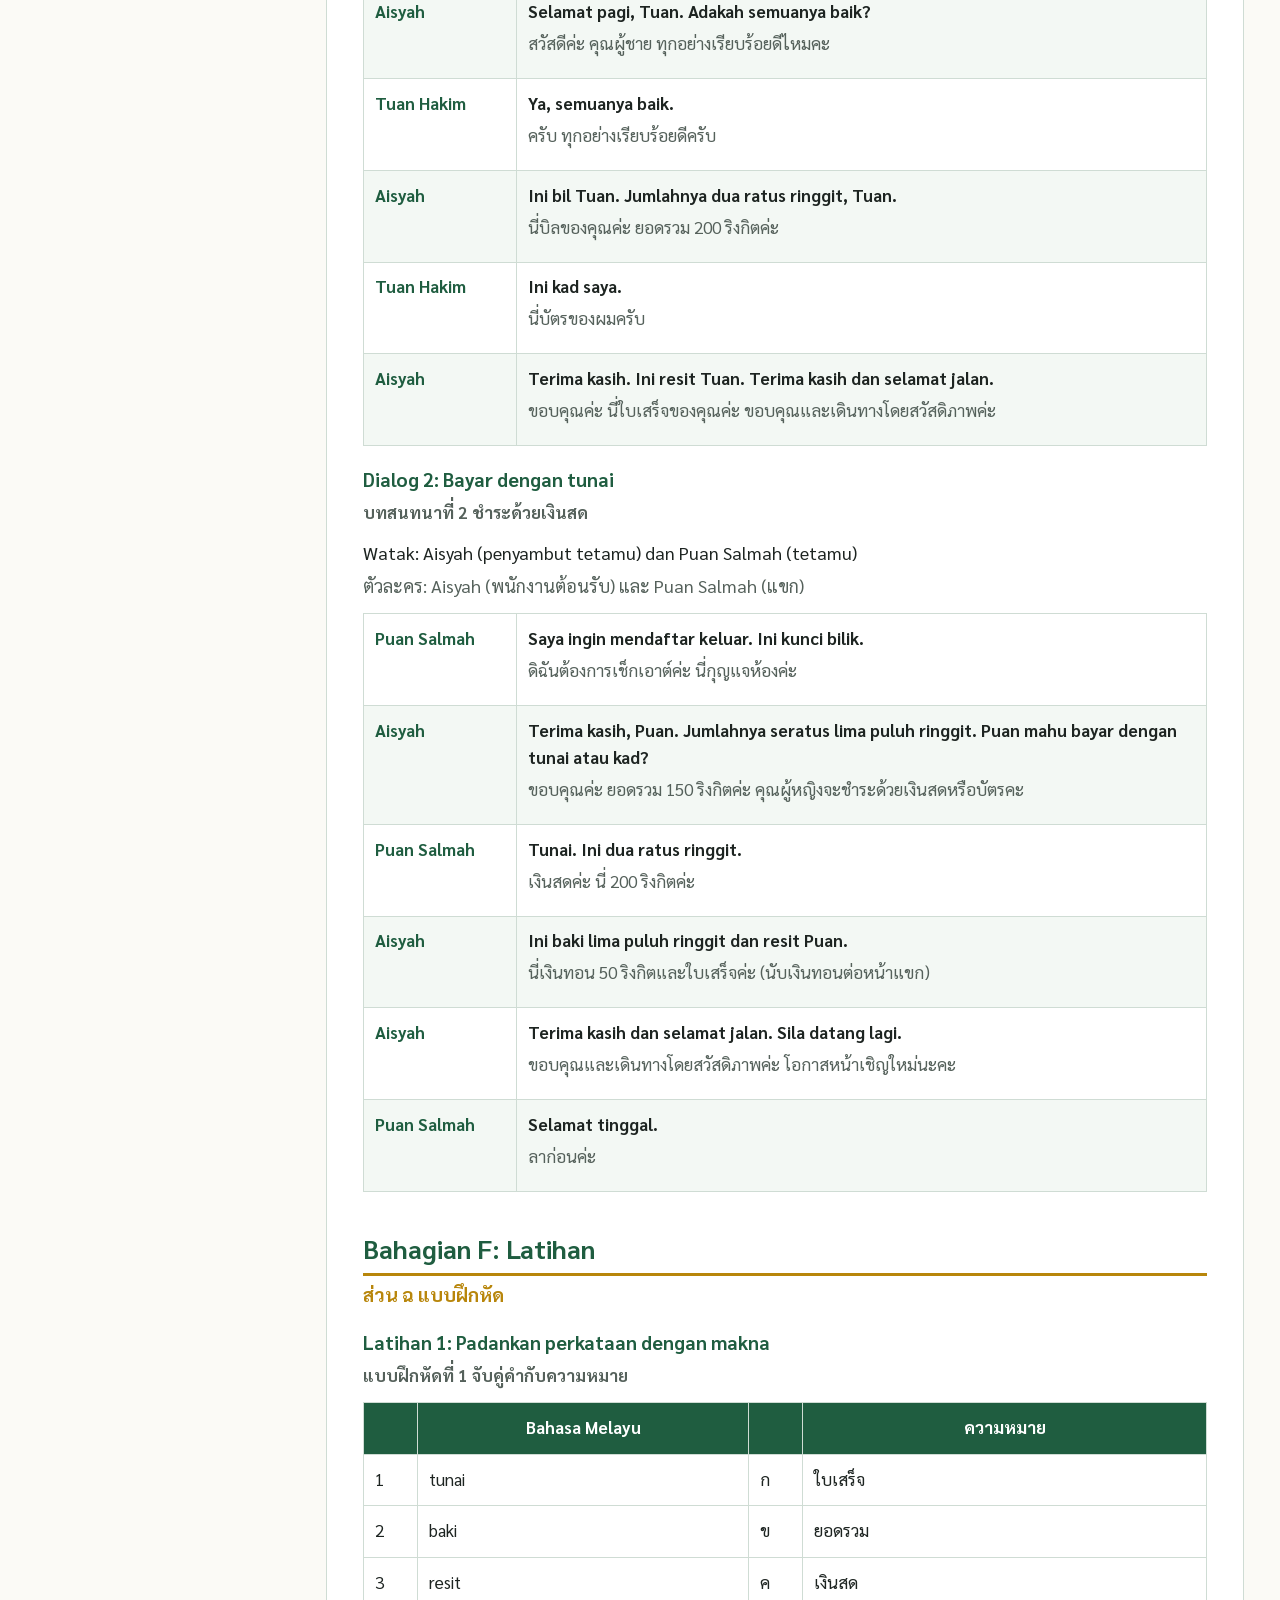
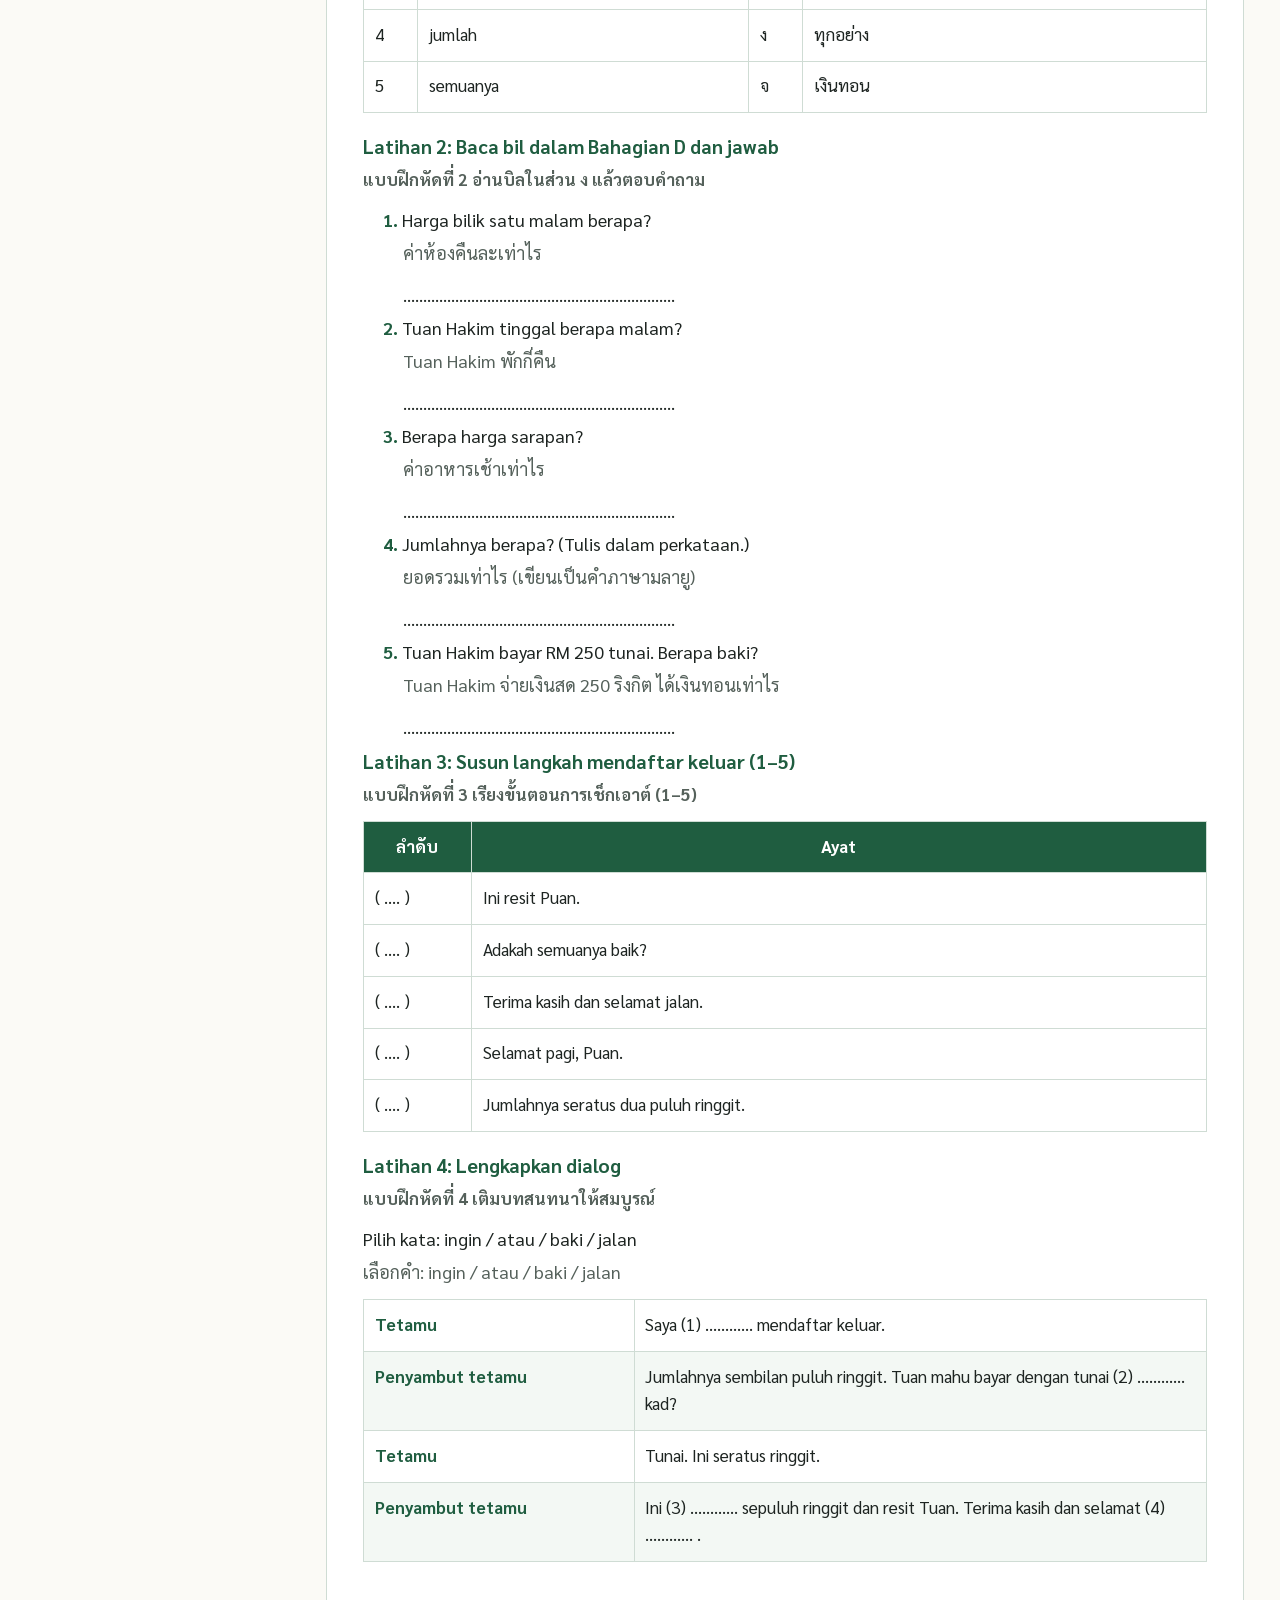
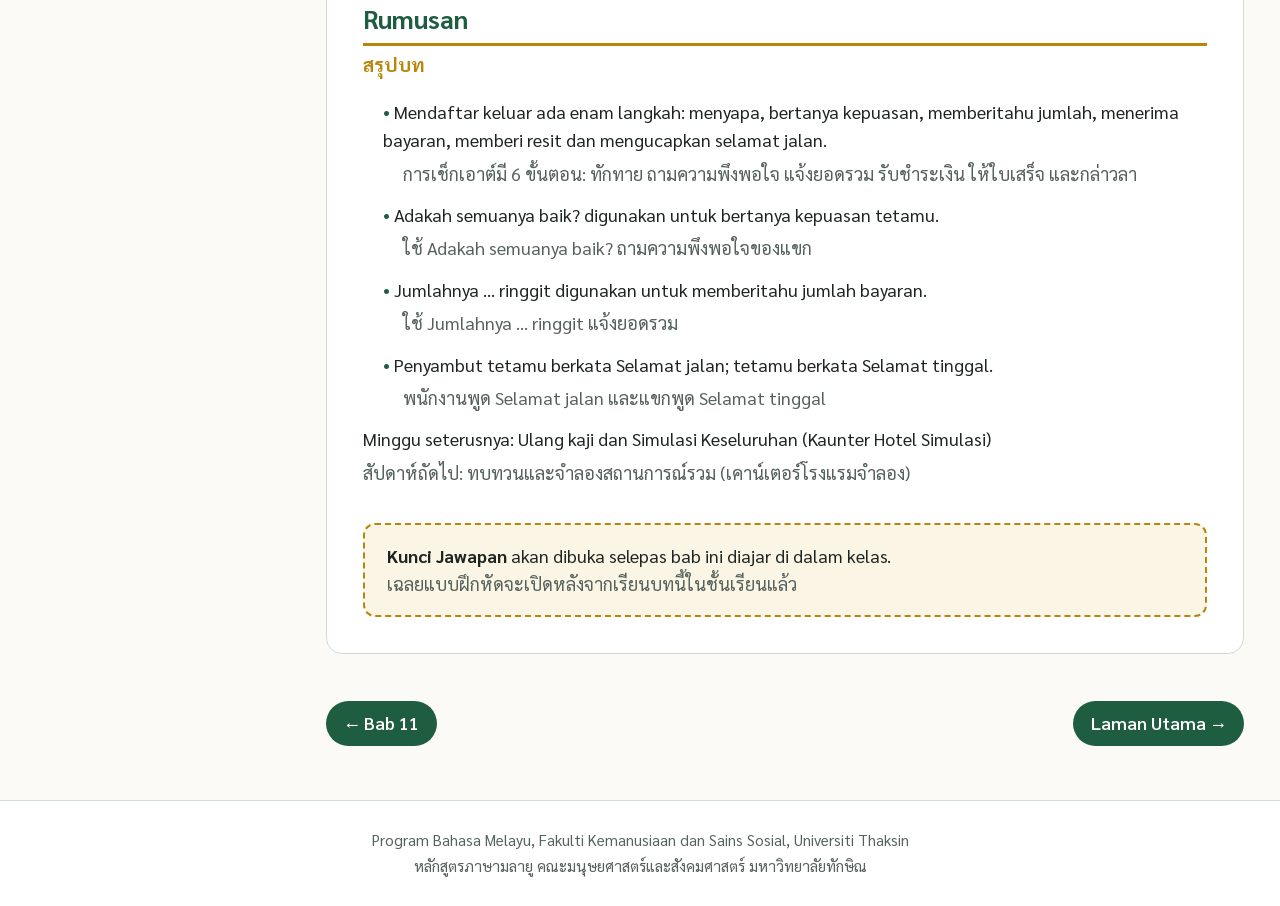
<file: bab-12.html>
<!DOCTYPE html>
<html lang="ms">
<head>
<meta charset="utf-8">
<meta name="viewport" content="width=device-width, initial-scale=1">
<title>Bab 12: Urusan Mendaftar Keluar dan Pembayaran | 0113357</title>
<link rel="preconnect" href="https://fonts.googleapis.com">
<link rel="preconnect" href="https://fonts.gstatic.com" crossorigin>
<link href="https://fonts.googleapis.com/css2?family=Sarabun:wght@400;600;700&display=swap" rel="stylesheet">
<link rel="stylesheet" href="assets/style.css">
</head>
<body>
<header class="top">
  <button class="menu-btn" aria-label="Menu" onclick="document.body.classList.toggle('nav-open')">☰</button>
  <a class="brand" href="index.html"><span class="code">0113357</span><span class="t-ms">Bahasa Melayu untuk Perhotelan</span><span class="t-th">ภาษามลายูเพื่อการโรงแรม</span></a>
</header>
<div class="layout">
<nav class="side">
  <a class="home" href="index.html"><span class="ms">Laman Utama</span><span class="th">หน้าแรก</span></a>
  <ol><li><a href="bab-01.html"><span class="num">Bab 1</span><span class="ms">Budaya Sambutan Melayu dan Kata Asas Perkhidmatan</span><span class="th">วัฒนธรรมการต้อนรับแบบมลายูและคำศัพท์พื้นฐานงานบริการ</span></a></li><li><a href="bab-02.html"><span class="num">Bab 2</span><span class="ms">Salam dan Ungkapan Menyapa</span><span class="th">การทักทายและการตอบรับแบบมลายู</span></a></li><li><a href="bab-03.html"><span class="num">Bab 3</span><span class="ms">Nombor dan Masa dalam Perhotelan</span><span class="th">ตัวเลข เวลา และการนับในงานโรงแรม</span></a></li><li><a href="bab-04.html"><span class="num">Bab 4</span><span class="ms">Kemudahan Hotel dan Bilik</span><span class="th">สิ่งอำนวยความสะดวกในโรงแรมและห้องพัก</span></a></li><li><a href="bab-05.html"><span class="num">Bab 5</span><span class="ms">Menawar Bantuan Asas</span><span class="th">การเสนอความช่วยเหลือและประโยคพื้นฐาน</span></a></li><li><a href="bab-06.html"><span class="num">Bab 6</span><span class="ms">Urusan Mendaftar Masuk (Check-in)</span><span class="th">กระบวนการต้อนรับและการเช็กอิน</span></a></li><li><a href="bab-07.html"><span class="num">Bab 7</span><span class="ms">Membaca dan Mengisi Borang Daftar Masuk</span><span class="th">การอ่านและกรอกแบบฟอร์มการเข้าพัก</span></a></li><li><a href="bab-08.html"><span class="num">Bab 8</span><span class="ms">Memberi Petunjuk Arah</span><span class="th">การบอกทิศทางและสถานที่ภายในโรงแรม</span></a></li><li><a href="bab-09.html"><span class="num">Bab 9</span><span class="ms">Perkhidmatan Bilik dan Pesanan</span><span class="th">งานบริการห้องพักและการรับคำสั่ง</span></a></li><li><a href="bab-10.html"><span class="num">Bab 10</span><span class="ms">Makanan dan Minuman Asas</span><span class="th">คำศัพท์อาหารและเครื่องดื่ม</span></a></li><li><a href="bab-11.html"><span class="num">Bab 11</span><span class="ms">Menangani Aduan Mudah</span><span class="th">การจัดการคำร้องเรียนง่าย ๆ</span></a></li><li class="active"><a href="bab-12.html"><span class="num">Bab 12</span><span class="ms">Urusan Mendaftar Keluar dan Pembayaran</span><span class="th">กระบวนการเช็กเอาต์และการชำระเงิน</span></a></li></ol>
</nav>
<main>

<section class="chap-head">
  <div class="kicker">Bab 12 · Minggu 14 <span class="th">· บทที่ 12 · คาบที่ 14</span></div>
  <h1>Urusan Mendaftar Keluar dan Pembayaran</h1>
  <p class="sub">กระบวนการเช็กเอาต์และการชำระเงิน</p>
  <a class="btn pdf" href="pdf/0113357_Bab12.pdf" download>⬇ Muat turun PDF <span class="th">ดาวน์โหลด PDF</span></a>
</section>
<article class="chap">
<h2 class="sec"><span class="c-green"><strong>Objektif Pembelajaran</strong></span></h2>
<p style="font-size:1.063em"><span class="c-gold th"><strong>จุดประสงค์การเรียนรู้</strong></span></p>
<p>Pada akhir bab ini, mahasiswa dapat:</p>
<p class="tr"><span class="c-muted th">เมื่อเรียนจบบทนี้ นิสิตสามารถ</span></p>
<p style="margin-left:1.1em"><span class="c-green"><strong>1. </strong></span>menerangkan langkah-langkah mendaftar keluar;</p>
<p class="tr" style="margin-left:2.2em"><span class="c-muted th">อธิบายขั้นตอนการเช็กเอาต์ได้</span></p>
<p style="margin-left:1.1em"><span class="c-green"><strong>2. </strong></span>bertanya tentang kepuasan tetamu dengan Adakah semuanya baik?;</p>
<p class="tr" style="margin-left:2.2em"><span class="c-muted th">สอบถามความพึงพอใจของแขกด้วย </span><span class="c-muted">Adakah semuanya baik? </span><span class="c-muted th">ได้</span></p>
<p style="margin-left:1.1em"><span class="c-green"><strong>3. </strong></span>membaca bil dan memberitahu jumlah bayaran;</p>
<p class="tr" style="margin-left:2.2em"><span class="c-muted th">อ่านใบแจ้งค่าใช้จ่ายและบอกยอดรวมได้</span></p>
<p style="margin-left:1.1em"><span class="c-green"><strong>4. </strong></span>mengucapkan selamat jalan kepada tetamu dengan sopan.</p>
<p class="tr" style="margin-left:2.2em"><span class="c-muted th">กล่าวลาแขกได้อย่างสุภาพ</span></p>
<div class="box f-cream"><p><span class="c-gold"><strong>Ulang kaji: </strong></span>nombor dan ringgit (Bab 3), kunci bilik dan mendaftar masuk (Bab 6), malam (Bab 7), Saya mahu ... (Bab 9).</p><p class="tr"><span class="c-muted th">ทบทวน: ตัวเลข ราคา และขั้นตอนการเช็กอินจะใช้คู่กับการเช็กเอาต์ในบทนี้</span></p></div>
<h2 class="sec"><span class="c-green"><strong>Bahagian A: Kosa Kata</strong></span></h2>
<p style="font-size:1.063em"><span class="c-gold th"><strong>ส่วน ก คำศัพท์</strong></span></p>
<div class="tbl"><table><colgroup><col style="width:32.1%"><col style="width:29.9%"><col style="width:38.0%"></colgroup><tr><th><p style="text-align:center"><span class="c-white"><strong>Bahasa Melayu</strong></span></p></th><th><p style="text-align:center"><span class="c-white th"><strong>ความหมาย</strong></span></p></th><th><p style="text-align:center"><span class="c-white th"><strong>ตัวอย่าง</strong></span></p></th></tr><tr><td><p><span class="c-green"><strong>mendaftar keluar</strong></span></p></td><td><p><span class="th">เช็กเอาต์</span></p></td><td><p>Saya ingin mendaftar keluar.</p></td></tr><tr><td class="f-light"><p><span class="c-green"><strong>ingin</strong></span></p></td><td class="f-light"><p><span class="th">ต้องการ (สุภาพกว่า </span>mahu)</p></td><td class="f-light"><p>Saya ingin mendaftar keluar.</p></td></tr><tr><td><p><span class="c-green"><strong>semuanya</strong></span></p></td><td><p><span class="th">ทุกอย่าง</span></p></td><td><p>Adakah semuanya baik?</p></td></tr><tr><td class="f-light"><p><span class="c-green"><strong>bil</strong></span></p></td><td class="f-light"><p><span class="th">ใบแจ้งค่าใช้จ่าย (บิล)</span></p></td><td class="f-light"><p>Ini bil Tuan.</p></td></tr><tr><td><p><span class="c-green"><strong>jumlah / jumlahnya</strong></span></p></td><td><p><span class="th">ยอดรวม / ยอดรวมคือ</span></p></td><td><p>Jumlahnya RM 200.</p></td></tr><tr><td class="f-light"><p><span class="c-green"><strong>bayar</strong></span></p></td><td class="f-light"><p><span class="th">จ่าย / ชำระ</span></p></td><td class="f-light"><p>bayar dengan tunai</p></td></tr><tr><td><p><span class="c-green"><strong>tunai</strong></span></p></td><td><p><span class="th">เงินสด</span></p></td><td><p>Saya bayar tunai.</p></td></tr><tr><td class="f-light"><p><span class="c-green"><strong>kad</strong></span></p></td><td class="f-light"><p><span class="th">บัตร (บัตรเครดิต / บัตรเดบิต)</span></p></td><td class="f-light"><p>Ini kad saya.</p></td></tr><tr><td><p><span class="c-green"><strong>atau</strong></span></p></td><td><p><span class="th">หรือ</span></p></td><td><p>tunai atau kad?</p></td></tr><tr><td class="f-light"><p><span class="c-green"><strong>baki</strong></span></p></td><td class="f-light"><p><span class="th">เงินทอน</span></p></td><td class="f-light"><p>Ini baki lima puluh ringgit.</p></td></tr><tr><td><p><span class="c-green"><strong>resit</strong></span></p></td><td><p><span class="th">ใบเสร็จ</span></p></td><td><p>Ini resit Puan.</p></td></tr></table></div>
<h2 class="sec"><span class="c-green"><strong>Bahagian B: Ucapan Perpisahan</strong></span></h2>
<p style="font-size:1.063em"><span class="c-gold th"><strong>ส่วน ข คำกล่าวลา</strong></span></p>
<div class="tbl"><table><colgroup><col style="width:35.3%"><col style="width:29.9%"><col style="width:34.8%"></colgroup><tr><th><p style="text-align:center"><span class="c-white"><strong>Ucapan</strong></span></p></th><th><p style="text-align:center"><span class="c-white th"><strong>ความหมาย</strong></span></p></th><th><p style="text-align:center"><span class="c-white th"><strong>ใครพูด</strong></span></p></th></tr><tr><td><p><span class="c-green"><strong>Selamat jalan.</strong></span></p></td><td><p><span class="th">เดินทางโดยสวัสดิภาพ</span></p></td><td><p><span class="th">ผู้ที่อยู่ พูดกับผู้ที่จากไป (พนักงานพูดกับแขก)</span></p></td></tr><tr><td class="f-light"><p><span class="c-green"><strong>Selamat tinggal.</strong></span></p></td><td class="f-light"><p><span class="th">อยู่เป็นสุขนะ</span></p></td><td class="f-light"><p><span class="th">ผู้ที่จากไป พูดกับผู้ที่อยู่ (แขกพูดกับพนักงาน)</span></p></td></tr><tr><td><p><span class="c-green"><strong>Terima kasih dan selamat jalan.</strong></span></p></td><td><p><span class="th">ขอบคุณและเดินทางโดยสวัสดิภาพ</span></p></td><td><p><span class="th">พนักงานพูดเมื่อแขกเช็กเอาต์</span></p></td></tr><tr><td class="f-light"><p><span class="c-green"><strong>Sila datang lagi.</strong></span></p></td><td class="f-light"><p><span class="th">โอกาสหน้าเชิญใหม่</span></p></td><td class="f-light"><p><span class="th">พนักงานเชิญแขกให้กลับมาพักอีก</span></p></td></tr></table></div>

<div class="box f-cream"><p><span class="c-gold"><strong>Ingat: </strong></span>Penyambut tetamu tidak pergi, jadi dia berkata Selamat jalan. Tetamu yang pergi berkata Selamat tinggal.</p><p class="tr"><span class="c-muted th">จำไว้: พนักงานต้อนรับเป็นผู้อยู่ จึงพูด </span><span class="c-muted">Selamat jalan </span><span class="c-muted th">ส่วนแขกที่จากไปพูด </span><span class="c-muted">Selamat tinggal</span></p></div>
<h2 class="sec"><span class="c-green"><strong>Bahagian C: Pola Ayat dan Langkah</strong></span></h2>
<p style="font-size:1.063em"><span class="c-gold th"><strong>ส่วน ค รูปแบบประโยคและขั้นตอน</strong></span></p>
<p style="font-size:1.063em"><span class="c-green"><strong>1. Adakah ...? (soalan ya / tidak)</strong></span></p>
<p class="tr" style="font-size:0.938em"><span class="c-muted"><strong>1. Adakah ...? (</strong></span><span class="c-muted th"><strong>คำถามที่ตอบว่าใช่หรือไม่)</strong></span></p>
<p>Adakah digunakan di awal soalan yang dijawab Ya atau Tidak. Ia lebih formal daripada soalan tanpa Adakah (Bab 4).</p>
<p class="tr"><span class="c-muted">Adakah </span><span class="c-muted th">ใช้ขึ้นต้นคำถามที่ตอบว่า </span><span class="c-muted">Ya </span><span class="c-muted th">หรือ </span><span class="c-muted">Tidak </span><span class="c-muted th">และเป็นทางการกว่าการถามโดยไม่มี </span><span class="c-muted">Adakah (</span><span class="c-muted th">บทที่ 4)</span></p>
<p>Adakah semuanya baik? – Ya, semuanya baik.</p>
<p class="tr"><span class="c-muted th">ทุกอย่างเรียบร้อยดีไหมคะ – ครับ ทุกอย่างเรียบร้อยดีครับ</span></p>
<p style="font-size:1.063em"><span class="c-green"><strong>2. Jumlahnya + harga</strong></span></p>
<p class="tr" style="font-size:0.938em"><span class="c-muted"><strong>2. Jumlahnya + </strong></span><span class="c-muted th"><strong>ราคา (บอกยอดรวม)</strong></span></p>
<p>Jumlahnya dua ratus ringgit, Tuan. (RM 200)</p>
<p class="tr"><span class="c-muted th">ยอดรวม 200 ริงกิตค่ะ คุณผู้ชาย</span></p>
<p style="font-size:1.063em"><span class="c-green"><strong>3. Bayar dengan tunai atau kad?</strong></span></p>
<p class="tr" style="font-size:0.938em"><span class="c-muted"><strong>3. </strong></span><span class="c-muted th"><strong>ชำระด้วยเงินสดหรือบัตร</strong></span></p>
<p>Tuan mahu bayar dengan tunai atau kad?</p>
<p class="tr"><span class="c-muted th">คุณผู้ชายจะชำระด้วยเงินสดหรือบัตรคะ</span></p>
<p style="font-size:1.063em"><span class="c-green"><strong>4. Langkah mendaftar keluar</strong></span></p>
<p class="tr" style="font-size:0.938em"><span class="c-muted"><strong>4. </strong></span><span class="c-muted th"><strong>ขั้นตอนการเช็กเอาต์</strong></span></p>
<div class="tbl"><table><colgroup><col style="width:7.5%"><col style="width:37.4%"><col style="width:55.1%"></colgroup><tr><th>&nbsp;</th><th><p style="text-align:center"><span class="c-white"><strong>Langkah</strong></span></p></th><th><p style="text-align:center"><span class="c-white"><strong>Ayat</strong></span></p></th></tr><tr><td><p>1</p></td><td><p>Menyapa dan menerima kunci</p><p><span class="th">ทักทายและรับกุญแจคืน</span></p></td><td><p>Selamat pagi, Tuan. Terima kasih.</p></td></tr><tr><td class="f-light"><p>2</p></td><td class="f-light"><p>Bertanya kepuasan</p><p><span class="th">สอบถามความพึงพอใจ</span></p></td><td class="f-light"><p>Adakah semuanya baik?</p></td></tr><tr><td><p>3</p></td><td><p>Memberitahu jumlah</p><p><span class="th">แจ้งยอดรวม</span></p></td><td><p>Ini bil Tuan. Jumlahnya dua ratus ringgit.</p></td></tr><tr><td class="f-light"><p>4</p></td><td class="f-light"><p>Menerima bayaran</p><p><span class="th">รับชำระเงิน</span></p></td><td class="f-light"><p>Tuan mahu bayar dengan tunai atau kad?</p></td></tr><tr><td><p>5</p></td><td><p>Memberi resit (dan baki)</p><p><span class="th">ให้ใบเสร็จ (และเงินทอน)</span></p></td><td><p>Ini resit Tuan. / Ini baki ... ringgit.</p></td></tr><tr><td class="f-light"><p>6</p></td><td class="f-light"><p>Mengucapkan selamat jalan</p><p><span class="th">กล่าวลา</span></p></td><td class="f-light"><p>Terima kasih dan selamat jalan. Sila datang lagi.</p></td></tr></table></div>

<div class="box f-cream"><p><span class="c-gold"><strong>Adab: </strong></span>Hulurkan bil, resit dan baki dengan tangan kanan atau kedua-dua tangan. Kira baki di hadapan tetamu. Akhiri dengan senyuman dan tangan kanan di dada.</p><p class="tr"><span class="c-muted th">มารยาท: ยื่นบิล ใบเสร็จ และเงินทอนด้วยมือขวาหรือสองมือ นับเงินทอนต่อหน้าแขก และปิดท้ายด้วยรอยยิ้มและวางมือขวาที่อก</span></p></div>
<h2 class="sec"><span class="c-green"><strong>Bahagian D: Bacaan – Bil Hotel</strong></span></h2>
<p style="font-size:1.063em"><span class="c-gold th"><strong>ส่วน ง การอ่าน: ใบแจ้งค่าใช้จ่ายของโรงแรม</strong></span></p>
<p><span class="c-green"><strong>BIL   •   Nama: Tuan Hakim   •   Bilik: 302   •   Masuk: 20/11/2026   •   Keluar: 22/11/2026</strong></span></p>
<div class="tbl"><table><colgroup><col style="width:55.1%"><col style="width:22.4%"><col style="width:22.4%"></colgroup><tr><th><p style="text-align:center"><span class="c-white"><strong>Perkara</strong></span></p></th><th><p style="text-align:center"><span class="c-white"><strong>Bilangan</strong></span></p></th><th><p style="text-align:center"><span class="c-white"><strong>Harga</strong></span></p></th></tr><tr><td><p>Bilik (RM 90 satu malam)</p></td><td><p>2 malam</p></td><td><p>RM 180</p></td></tr><tr><td class="f-light"><p>Sarapan</p></td><td class="f-light"><p>–</p></td><td class="f-light"><p>RM 16</p></td></tr><tr><td><p>Air mineral</p></td><td><p>2 botol</p></td><td><p>RM 4</p></td></tr><tr><td class="f-light"><p>JUMLAH</p></td><td class="f-light">&nbsp;</td><td class="f-light"><p>RM 200</p></td></tr></table></div>
<p><span class="c-note th">ใบแจ้งค่าใช้จ่ายสมมติสำหรับฝึก (</span><span class="c-note">perkara = </span><span class="c-note th">รายการ)</span></p>
<h2 class="sec"><span class="c-green"><strong>Bahagian E: Dialog</strong></span></h2>
<p style="font-size:1.063em"><span class="c-gold th"><strong>ส่วน จ บทสนทนา</strong></span></p>
<p style="font-size:1.063em"><span class="c-green"><strong>Dialog 1: Bayar dengan kad</strong></span></p>
<p class="tr" style="font-size:0.938em"><span class="c-muted th"><strong>บทสนทนาที่ 1 ชำระด้วยบัตร</strong></span></p>
<p>Watak: Aisyah (penyambut tetamu) dan Tuan Hakim (tetamu)</p>
<p class="tr"><span class="c-muted th">ตัวละคร: </span><span class="c-muted">Aisyah (</span><span class="c-muted th">พนักงานต้อนรับ) และ </span><span class="c-muted">Tuan Hakim (</span><span class="c-muted th">แขก)</span></p>
<div class="tbl"><table><colgroup><col style="width:18.2%"><col style="width:81.8%"></colgroup><tr><td><p><span class="c-green"><strong>Tuan Hakim</strong></span></p></td><td><p><strong>Selamat pagi. Saya ingin mendaftar keluar.</strong></p><p class="tr"><span class="c-muted th">สวัสดีครับ ผมต้องการเช็กเอาต์ครับ</span></p></td></tr><tr><td class="f-light"><p><span class="c-green"><strong>Aisyah</strong></span></p></td><td class="f-light"><p><strong>Selamat pagi, Tuan. Adakah semuanya baik?</strong></p><p class="tr"><span class="c-muted th">สวัสดีค่ะ คุณผู้ชาย ทุกอย่างเรียบร้อยดีไหมคะ</span></p></td></tr><tr><td><p><span class="c-green"><strong>Tuan Hakim</strong></span></p></td><td><p><strong>Ya, semuanya baik.</strong></p><p class="tr"><span class="c-muted th">ครับ ทุกอย่างเรียบร้อยดีครับ</span></p></td></tr><tr><td class="f-light"><p><span class="c-green"><strong>Aisyah</strong></span></p></td><td class="f-light"><p><strong>Ini bil Tuan. Jumlahnya dua ratus ringgit, Tuan.</strong></p><p class="tr"><span class="c-muted th">นี่บิลของคุณค่ะ ยอดรวม 200 ริงกิตค่ะ</span></p></td></tr><tr><td><p><span class="c-green"><strong>Tuan Hakim</strong></span></p></td><td><p><strong>Ini kad saya.</strong></p><p class="tr"><span class="c-muted th">นี่บัตรของผมครับ</span></p></td></tr><tr><td class="f-light"><p><span class="c-green"><strong>Aisyah</strong></span></p></td><td class="f-light"><p><strong>Terima kasih. Ini resit Tuan. Terima kasih dan selamat jalan.</strong></p><p class="tr"><span class="c-muted th">ขอบคุณค่ะ นี่ใบเสร็จของคุณค่ะ ขอบคุณและเดินทางโดยสวัสดิภาพค่ะ</span></p></td></tr></table></div>

<p style="font-size:1.063em"><span class="c-green"><strong>Dialog 2: Bayar dengan tunai</strong></span></p>
<p class="tr" style="font-size:0.938em"><span class="c-muted th"><strong>บทสนทนาที่ 2 ชำระด้วยเงินสด</strong></span></p>
<p>Watak: Aisyah (penyambut tetamu) dan Puan Salmah (tetamu)</p>
<p class="tr"><span class="c-muted th">ตัวละคร: </span><span class="c-muted">Aisyah (</span><span class="c-muted th">พนักงานต้อนรับ) และ </span><span class="c-muted">Puan Salmah (</span><span class="c-muted th">แขก)</span></p>
<div class="tbl"><table><colgroup><col style="width:18.2%"><col style="width:81.8%"></colgroup><tr><td><p><span class="c-green"><strong>Puan Salmah</strong></span></p></td><td><p><strong>Saya ingin mendaftar keluar. Ini kunci bilik.</strong></p><p class="tr"><span class="c-muted th">ดิฉันต้องการเช็กเอาต์ค่ะ นี่กุญแจห้องค่ะ</span></p></td></tr><tr><td class="f-light"><p><span class="c-green"><strong>Aisyah</strong></span></p></td><td class="f-light"><p><strong>Terima kasih, Puan. Jumlahnya seratus lima puluh ringgit. Puan mahu bayar dengan tunai atau kad?</strong></p><p class="tr"><span class="c-muted th">ขอบคุณค่ะ ยอดรวม 150 ริงกิตค่ะ คุณผู้หญิงจะชำระด้วยเงินสดหรือบัตรคะ</span></p></td></tr><tr><td><p><span class="c-green"><strong>Puan Salmah</strong></span></p></td><td><p><strong>Tunai. Ini dua ratus ringgit.</strong></p><p class="tr"><span class="c-muted th">เงินสดค่ะ นี่ 200 ริงกิตค่ะ</span></p></td></tr><tr><td class="f-light"><p><span class="c-green"><strong>Aisyah</strong></span></p></td><td class="f-light"><p><strong>Ini baki lima puluh ringgit dan resit Puan.</strong></p><p class="tr"><span class="c-muted th">นี่เงินทอน 50 ริงกิตและใบเสร็จค่ะ (นับเงินทอนต่อหน้าแขก)</span></p></td></tr><tr><td><p><span class="c-green"><strong>Aisyah</strong></span></p></td><td><p><strong>Terima kasih dan selamat jalan. Sila datang lagi.</strong></p><p class="tr"><span class="c-muted th">ขอบคุณและเดินทางโดยสวัสดิภาพค่ะ โอกาสหน้าเชิญใหม่นะคะ</span></p></td></tr><tr><td class="f-light"><p><span class="c-green"><strong>Puan Salmah</strong></span></p></td><td class="f-light"><p><strong>Selamat tinggal.</strong></p><p class="tr"><span class="c-muted th">ลาก่อนค่ะ</span></p></td></tr></table></div>
<h2 class="sec"><span class="c-green"><strong>Bahagian F: Latihan</strong></span></h2>
<p style="font-size:1.063em"><span class="c-gold th"><strong>ส่วน ฉ แบบฝึกหัด</strong></span></p>
<p style="font-size:1.063em"><span class="c-green"><strong>Latihan 1: Padankan perkataan dengan makna</strong></span></p>
<p class="tr" style="font-size:0.938em"><span class="c-muted th"><strong>แบบฝึกหัดที่ 1 จับคู่คำกับความหมาย</strong></span></p>
<div class="tbl"><table><colgroup><col style="width:6.4%"><col style="width:39.3%"><col style="width:6.4%"><col style="width:47.9%"></colgroup><tr><th>&nbsp;</th><th><p style="text-align:center"><span class="c-white"><strong>Bahasa Melayu</strong></span></p></th><th>&nbsp;</th><th><p style="text-align:center"><span class="c-white th"><strong>ความหมาย</strong></span></p></th></tr><tr><td><p>1</p></td><td><p>tunai</p></td><td><p><span class="th">ก</span></p></td><td><p><span class="th">ใบเสร็จ</span></p></td></tr><tr><td><p>2</p></td><td><p>baki</p></td><td><p><span class="th">ข</span></p></td><td><p><span class="th">ยอดรวม</span></p></td></tr><tr><td><p>3</p></td><td><p>resit</p></td><td><p><span class="th">ค</span></p></td><td><p><span class="th">เงินสด</span></p></td></tr><tr><td><p>4</p></td><td><p>jumlah</p></td><td><p><span class="th">ง</span></p></td><td><p><span class="th">ทุกอย่าง</span></p></td></tr><tr><td><p>5</p></td><td><p>semuanya</p></td><td><p><span class="th">จ</span></p></td><td><p><span class="th">เงินทอน</span></p></td></tr></table></div>

<p style="font-size:1.063em"><span class="c-green"><strong>Latihan 2: Baca bil dalam Bahagian D dan jawab</strong></span></p>
<p class="tr" style="font-size:0.938em"><span class="c-muted th"><strong>แบบฝึกหัดที่ 2 อ่านบิลในส่วน ง แล้วตอบคำถาม</strong></span></p>
<p style="margin-left:1.1em"><span class="c-green"><strong>1. </strong></span>Harga bilik satu malam berapa?</p>
<p class="tr" style="margin-left:2.2em"><span class="c-muted th">ค่าห้องคืนละเท่าไร</span></p>
<p style="margin-left:2.2em">....................................................................</p>
<p style="margin-left:1.1em"><span class="c-green"><strong>2. </strong></span>Tuan Hakim tinggal berapa malam?</p>
<p class="tr" style="margin-left:2.2em"><span class="c-muted">Tuan Hakim </span><span class="c-muted th">พักกี่คืน</span></p>
<p style="margin-left:2.2em">....................................................................</p>
<p style="margin-left:1.1em"><span class="c-green"><strong>3. </strong></span>Berapa harga sarapan?</p>
<p class="tr" style="margin-left:2.2em"><span class="c-muted th">ค่าอาหารเช้าเท่าไร</span></p>
<p style="margin-left:2.2em">....................................................................</p>
<p style="margin-left:1.1em"><span class="c-green"><strong>4. </strong></span>Jumlahnya berapa? (Tulis dalam perkataan.)</p>
<p class="tr" style="margin-left:2.2em"><span class="c-muted th">ยอดรวมเท่าไร (เขียนเป็นคำภาษามลายู)</span></p>
<p style="margin-left:2.2em">....................................................................</p>
<p style="margin-left:1.1em"><span class="c-green"><strong>5. </strong></span>Tuan Hakim bayar RM 250 tunai. Berapa baki?</p>
<p class="tr" style="margin-left:2.2em"><span class="c-muted">Tuan Hakim </span><span class="c-muted th">จ่ายเงินสด 250 ริงกิต ได้เงินทอนเท่าไร</span></p>
<p style="margin-left:2.2em">....................................................................</p>
<p style="font-size:1.063em"><span class="c-green"><strong>Latihan 3: Susun langkah mendaftar keluar (1–5)</strong></span></p>
<p class="tr" style="font-size:0.938em"><span class="c-muted th"><strong>แบบฝึกหัดที่ 3 เรียงขั้นตอนการเช็กเอาต์ (1–5)</strong></span></p>
<div class="tbl"><table><colgroup><col style="width:12.8%"><col style="width:87.2%"></colgroup><tr><th><p style="text-align:center"><span class="c-white th"><strong>ลำดับ</strong></span></p></th><th><p style="text-align:center"><span class="c-white"><strong>Ayat</strong></span></p></th></tr><tr><td><p>( .... )</p></td><td><p>Ini resit Puan.</p></td></tr><tr><td><p>( .... )</p></td><td><p>Adakah semuanya baik?</p></td></tr><tr><td><p>( .... )</p></td><td><p>Terima kasih dan selamat jalan.</p></td></tr><tr><td><p>( .... )</p></td><td><p>Selamat pagi, Puan.</p></td></tr><tr><td><p>( .... )</p></td><td><p>Jumlahnya seratus dua puluh ringgit.</p></td></tr></table></div>

<p style="font-size:1.063em"><span class="c-green"><strong>Latihan 4: Lengkapkan dialog</strong></span></p>
<p class="tr" style="font-size:0.938em"><span class="c-muted th"><strong>แบบฝึกหัดที่ 4 เติมบทสนทนาให้สมบูรณ์</strong></span></p>
<p>Pilih kata: ingin / atau / baki / jalan</p>
<p class="tr"><span class="c-muted th">เลือกคำ: </span><span class="c-muted">ingin / atau / baki / jalan</span></p>
<div class="tbl"><table><colgroup><col style="width:32.1%"><col style="width:67.9%"></colgroup><tr><td><p><span class="c-green"><strong>Tetamu</strong></span></p></td><td><p>Saya (1) ............ mendaftar keluar.</p></td></tr><tr><td class="f-light"><p><span class="c-green"><strong>Penyambut tetamu</strong></span></p></td><td class="f-light"><p>Jumlahnya sembilan puluh ringgit. Tuan mahu bayar dengan tunai (2) ............ kad?</p></td></tr><tr><td><p><span class="c-green"><strong>Tetamu</strong></span></p></td><td><p>Tunai. Ini seratus ringgit.</p></td></tr><tr><td class="f-light"><p><span class="c-green"><strong>Penyambut tetamu</strong></span></p></td><td class="f-light"><p>Ini (3) ............ sepuluh ringgit dan resit Tuan. Terima kasih dan selamat (4) ............ .</p></td></tr></table></div>
<h2 class="sec"><span class="c-green"><strong>Rumusan</strong></span></h2>
<p style="font-size:1.063em"><span class="c-gold th"><strong>สรุปบท</strong></span></p>
<p style="margin-left:1.1em"><span class="c-green"><strong>• </strong></span>Mendaftar keluar ada enam langkah: menyapa, bertanya kepuasan, memberitahu jumlah, menerima bayaran, memberi resit dan mengucapkan selamat jalan.</p>
<p class="tr" style="margin-left:2.2em"><span class="c-muted th">การเช็กเอาต์มี 6 ขั้นตอน: ทักทาย ถามความพึงพอใจ แจ้งยอดรวม รับชำระเงิน ให้ใบเสร็จ และกล่าวลา</span></p>
<p style="margin-left:1.1em"><span class="c-green"><strong>• </strong></span>Adakah semuanya baik? digunakan untuk bertanya kepuasan tetamu.</p>
<p class="tr" style="margin-left:2.2em"><span class="c-muted th">ใช้ </span><span class="c-muted">Adakah semuanya baik? </span><span class="c-muted th">ถามความพึงพอใจของแขก</span></p>
<p style="margin-left:1.1em"><span class="c-green"><strong>• </strong></span>Jumlahnya ... ringgit digunakan untuk memberitahu jumlah bayaran.</p>
<p class="tr" style="margin-left:2.2em"><span class="c-muted th">ใช้ </span><span class="c-muted">Jumlahnya ... ringgit </span><span class="c-muted th">แจ้งยอดรวม</span></p>
<p style="margin-left:1.1em"><span class="c-green"><strong>• </strong></span>Penyambut tetamu berkata Selamat jalan; tetamu berkata Selamat tinggal.</p>
<p class="tr" style="margin-left:2.2em"><span class="c-muted th">พนักงานพูด </span><span class="c-muted">Selamat jalan </span><span class="c-muted th">และแขกพูด </span><span class="c-muted">Selamat tinggal</span></p>
<p>Minggu seterusnya: Ulang kaji dan Simulasi Keseluruhan (Kaunter Hotel Simulasi)</p>
<p class="tr"><span class="c-muted th">สัปดาห์ถัดไป: ทบทวนและจำลองสถานการณ์รวม (เคาน์เตอร์โรงแรมจำลอง)</span></p>
<div class="ans locked"><p><strong>Kunci Jawapan</strong> akan dibuka selepas bab ini diajar di dalam kelas.</p><p class="tr">เฉลยแบบฝึกหัดจะเปิดหลังจากเรียนบทนี้ในชั้นเรียนแล้ว</p></div>
</article>
<div class="pager"><a class="btn" href="bab-11.html">← Bab 11</a><a class="btn" href="index.html">Laman Utama →</a></div>
</main>
</div>
<footer class="foot">
  <p>Program Bahasa Melayu, Fakulti Kemanusiaan dan Sains Sosial, Universiti Thaksin</p>
  <p class="th">หลักสูตรภาษามลายู คณะมนุษยศาสตร์และสังคมศาสตร์ มหาวิทยาลัยทักษิณ</p>
</footer>
<!-- GoatCounter: statistik pelawat · สถิติผู้เข้าชม -->
<script data-goatcounter="https://bm-perhotelan.goatcounter.com/count" async src="//gc.zgo.at/count.js"></script>
<script>document.querySelectorAll('.side a').forEach(a=>a.addEventListener('click',()=>document.body.classList.remove('nav-open')));</script>
</body>
</html>
</file>
<file: assets/style.css>
:root{
  --green:#1F5D40; --green-2:#2E7D57; --gold:#B8860B; --gold-soft:#F3E3B8;
  --light:#EAF2EC; --cream:#FBF5E6; --ink:#1d2421; --muted:#55615b; --line:#cfdcd4;
  --bg:#fbfaf6;
}
*{box-sizing:border-box}
html{font-size:18px}
body{margin:0;font-family:"Sarabun",system-ui,sans-serif;color:var(--ink);background:var(--bg);line-height:1.6}
a{color:var(--green)}
.th{font-family:"Sarabun",sans-serif}

/* header */
.top{position:sticky;top:0;z-index:20;display:flex;align-items:center;gap:.8rem;padding:.55rem 1.2rem;background:var(--green);color:#fff;border-bottom:4px solid var(--gold)}
.brand{display:flex;flex-wrap:wrap;align-items:baseline;gap:.15rem .7rem;color:#fff;text-decoration:none}
.brand .code{font-weight:700;color:var(--gold-soft);letter-spacing:.04em}
.brand .t-ms{font-weight:700}
.brand .t-th{opacity:.85;font-size:.9rem}
.menu-btn{display:none;background:none;border:1px solid rgba(255,255,255,.5);color:#fff;font-size:1.2rem;border-radius:6px;padding:.1rem .55rem;cursor:pointer}

/* layout */
.layout{display:grid;grid-template-columns:290px 1fr;max-width:1280px;margin:0 auto}
.side{position:sticky;top:3.4rem;align-self:start;height:calc(100vh - 3.4rem);overflow-y:auto;padding:1rem .8rem 2rem;border-right:1px solid var(--line);background:#fff}
.side a{display:block;text-decoration:none;color:var(--ink);padding:.45rem .6rem;border-radius:8px;border-left:3px solid transparent}
.side a:hover{background:var(--light)}
.side .active>a,.side a.active{background:var(--light);border-left-color:var(--gold)}
.side .home .ms{font-weight:700;color:var(--green);display:block}
.side .home .th{font-size:.82rem;color:var(--muted)}
.side ol{list-style:none;margin:.6rem 0 0;padding:0}
.side li a span{display:block;line-height:1.3}
.side .num{font-size:.75rem;font-weight:700;color:var(--gold);text-transform:uppercase;letter-spacing:.05em}
.side .ms{font-size:.88rem;font-weight:600;color:var(--green)}
.side li .th{font-size:.78rem;color:var(--muted)}
main{min-width:0;padding:1.6rem 2rem 3rem}

/* hero + chapter head */
.hero,.chap-head{background:linear-gradient(135deg,var(--green),var(--green-2));color:#fff;border-radius:16px;padding:1.8rem 2rem;margin-bottom:1.6rem;position:relative;overflow:hidden}
.hero::after,.chap-head::after{content:"";position:absolute;right:-40px;top:-40px;width:200px;height:200px;border:18px solid rgba(184,134,11,.35);border-radius:50%}
.kicker{color:var(--gold-soft);font-weight:600;font-size:.9rem;letter-spacing:.03em}
.hero h1,.chap-head h1{margin:.3rem 0 .1rem;font-size:2rem;line-height:1.2}
.hero .sub,.chap-head .sub{margin:0 0 .9rem;font-size:1.15rem;opacity:.92}
.hero p{margin:.2rem 0}
.hero .tr{color:#e3efe8}

/* buttons */
.btn{display:inline-block;margin-top:.6rem;padding:.45rem 1rem;border-radius:999px;background:var(--gold);color:#fff;text-decoration:none;font-weight:600}
.btn:hover{filter:brightness(1.08)}
.btn .th{font-weight:400;opacity:.9;font-size:.85rem}
.btn.light{background:#fff;color:var(--green)}
.pager{display:flex;justify-content:space-between;gap:1rem;margin-top:2rem}
.pager .btn{background:var(--green)}

/* chapter content */
.chap{background:#fff;border:1px solid var(--line);border-radius:16px;padding:1.4rem 2rem 2rem}
.chap p{margin:.15rem 0 .25rem}
.chap p.tr{color:var(--muted);margin-bottom:.7rem}
h2.sec{color:var(--green);font-size:1.45rem;margin:2rem 0 0;padding-bottom:.2rem;border-bottom:3px solid var(--gold)}
h2.sec+p{margin-bottom:1rem}
.c-green{color:var(--green)} .c-gold{color:var(--gold)} .c-white{color:#fff} .c-muted{color:var(--muted)} .c-note{color:#77807b;font-size:.92em} .c-dark{color:#333}
.box{border-radius:12px;padding:.9rem 1.2rem;margin:1rem 0;border-left:6px solid var(--gold)}
.box.f-cream{background:var(--cream)}
.box.f-light{background:var(--light);border-left-color:var(--green)}

/* tables */
.tbl{overflow-x:auto;margin:.6rem 0 1rem}
table{width:100%;border-collapse:collapse;table-layout:fixed;font-size:.95rem}
th,td{border:1px solid var(--line);padding:.45rem .6rem;vertical-align:top;word-wrap:break-word}
th{background:var(--green);color:#fff;text-align:center;font-weight:600}
th p,td p{margin:0}
td.f-light{background:#f3f8f4}
td.f-cream{background:var(--cream)}
td.f-green{background:var(--green);color:#fff}
table.map td{text-align:center;vertical-align:middle;height:5.2rem;border:2px solid var(--green)}
table.sched td.w{text-align:center;font-weight:700;color:var(--gold)}
table.sched a{font-weight:600}

/* cards, cast, clo */
.cards{display:grid;grid-template-columns:repeat(auto-fill,minmax(230px,1fr));gap:.8rem}
.card{display:flex;flex-direction:column;gap:.15rem;padding:1rem;border:1px solid var(--line);border-radius:12px;text-decoration:none;color:var(--ink);background:#fff;border-top:4px solid var(--green);transition:.15s}
.card:hover{transform:translateY(-2px);box-shadow:0 6px 16px rgba(31,93,64,.12);border-top-color:var(--gold)}
.card .num{color:var(--gold);font-weight:700;font-size:.8rem;text-transform:uppercase}
.card .ms{color:var(--green);font-weight:700;line-height:1.3}
.card .th{color:var(--muted);font-size:.85rem;line-height:1.35}
.cast{display:grid;grid-template-columns:repeat(auto-fill,minmax(180px,1fr));gap:.7rem}
.cast div{background:var(--light);border-radius:12px;padding:.8rem 1rem;display:flex;flex-direction:column}
.cast strong{color:var(--green)} .cast .th{color:var(--muted);font-size:.85rem}
.clo li{margin-bottom:.4rem}

/* answers */
.ans{margin-top:2rem;border:2px dashed var(--gold);border-radius:12px;padding:.9rem 1.2rem;background:var(--cream)}
.ans summary{cursor:pointer;font-weight:700;color:var(--green);display:flex;flex-direction:column}
.ans summary .th{font-weight:400;color:var(--muted);font-size:.85rem}
.ans.locked p{margin:0}

.foot{text-align:center;padding:1.4rem;color:var(--muted);font-size:.85rem;border-top:1px solid var(--line);background:#fff}
.foot p{margin:.1rem}

@media (max-width:900px){
  html{font-size:17px}
  .layout{display:block}
  .menu-btn{display:block}
  .brand .t-th{display:none}
  .brand{font-size:.92rem}
  .side{position:fixed;top:3.2rem;left:0;width:85%;max-width:330px;height:calc(100vh - 3.2rem);z-index:30;transform:translateX(-105%);transition:transform .2s;box-shadow:4px 0 18px rgba(0,0,0,.15)}
  body.nav-open .side{transform:none}
  main{padding:1rem .8rem 2rem}
  .chap{padding:1rem 1rem 1.4rem}
  .hero,.chap-head{padding:1.3rem 1.2rem}
  .hero h1,.chap-head h1{font-size:1.5rem}
  table{font-size:.88rem}
  table.map td{height:4rem;font-size:.8rem}
}
@media print{
  .top,.side,.pager,.foot,.btn{display:none}
  .layout{display:block} main{padding:0}
  .chap{border:none}
}
</file>
